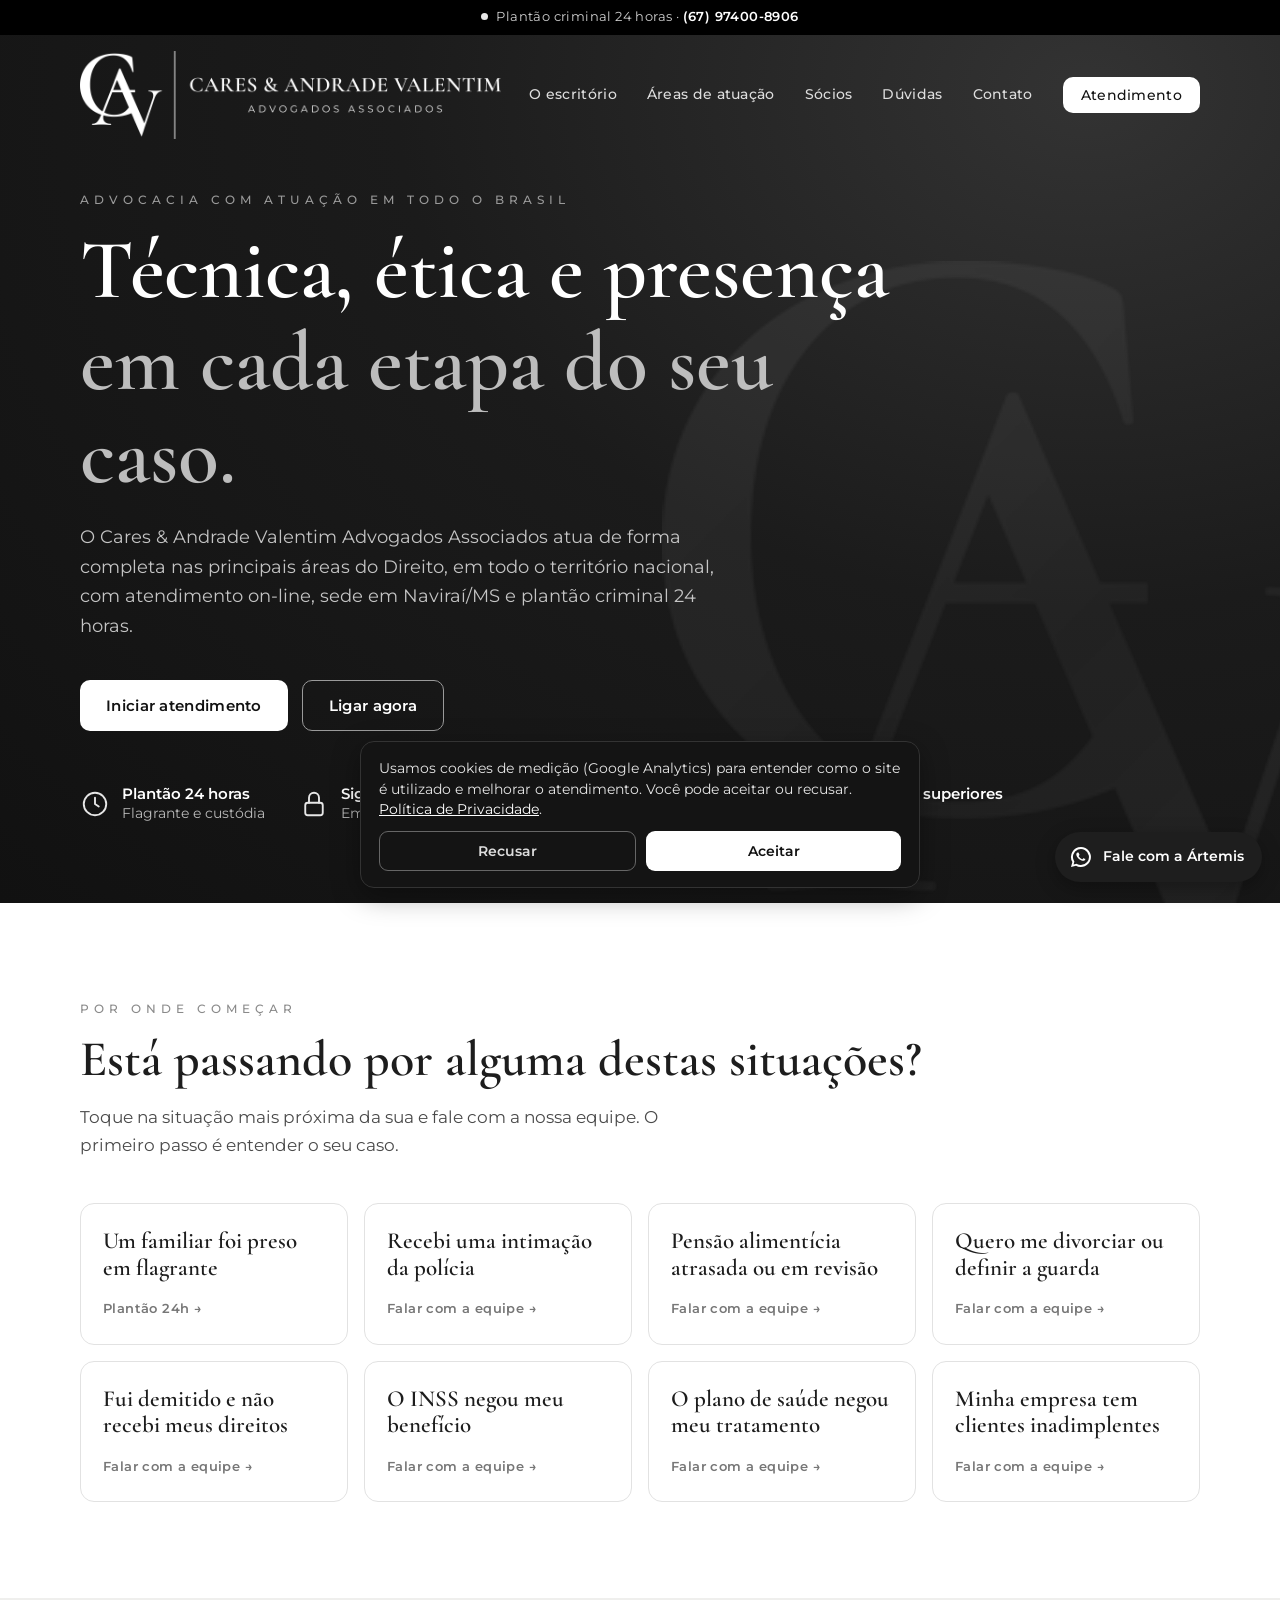
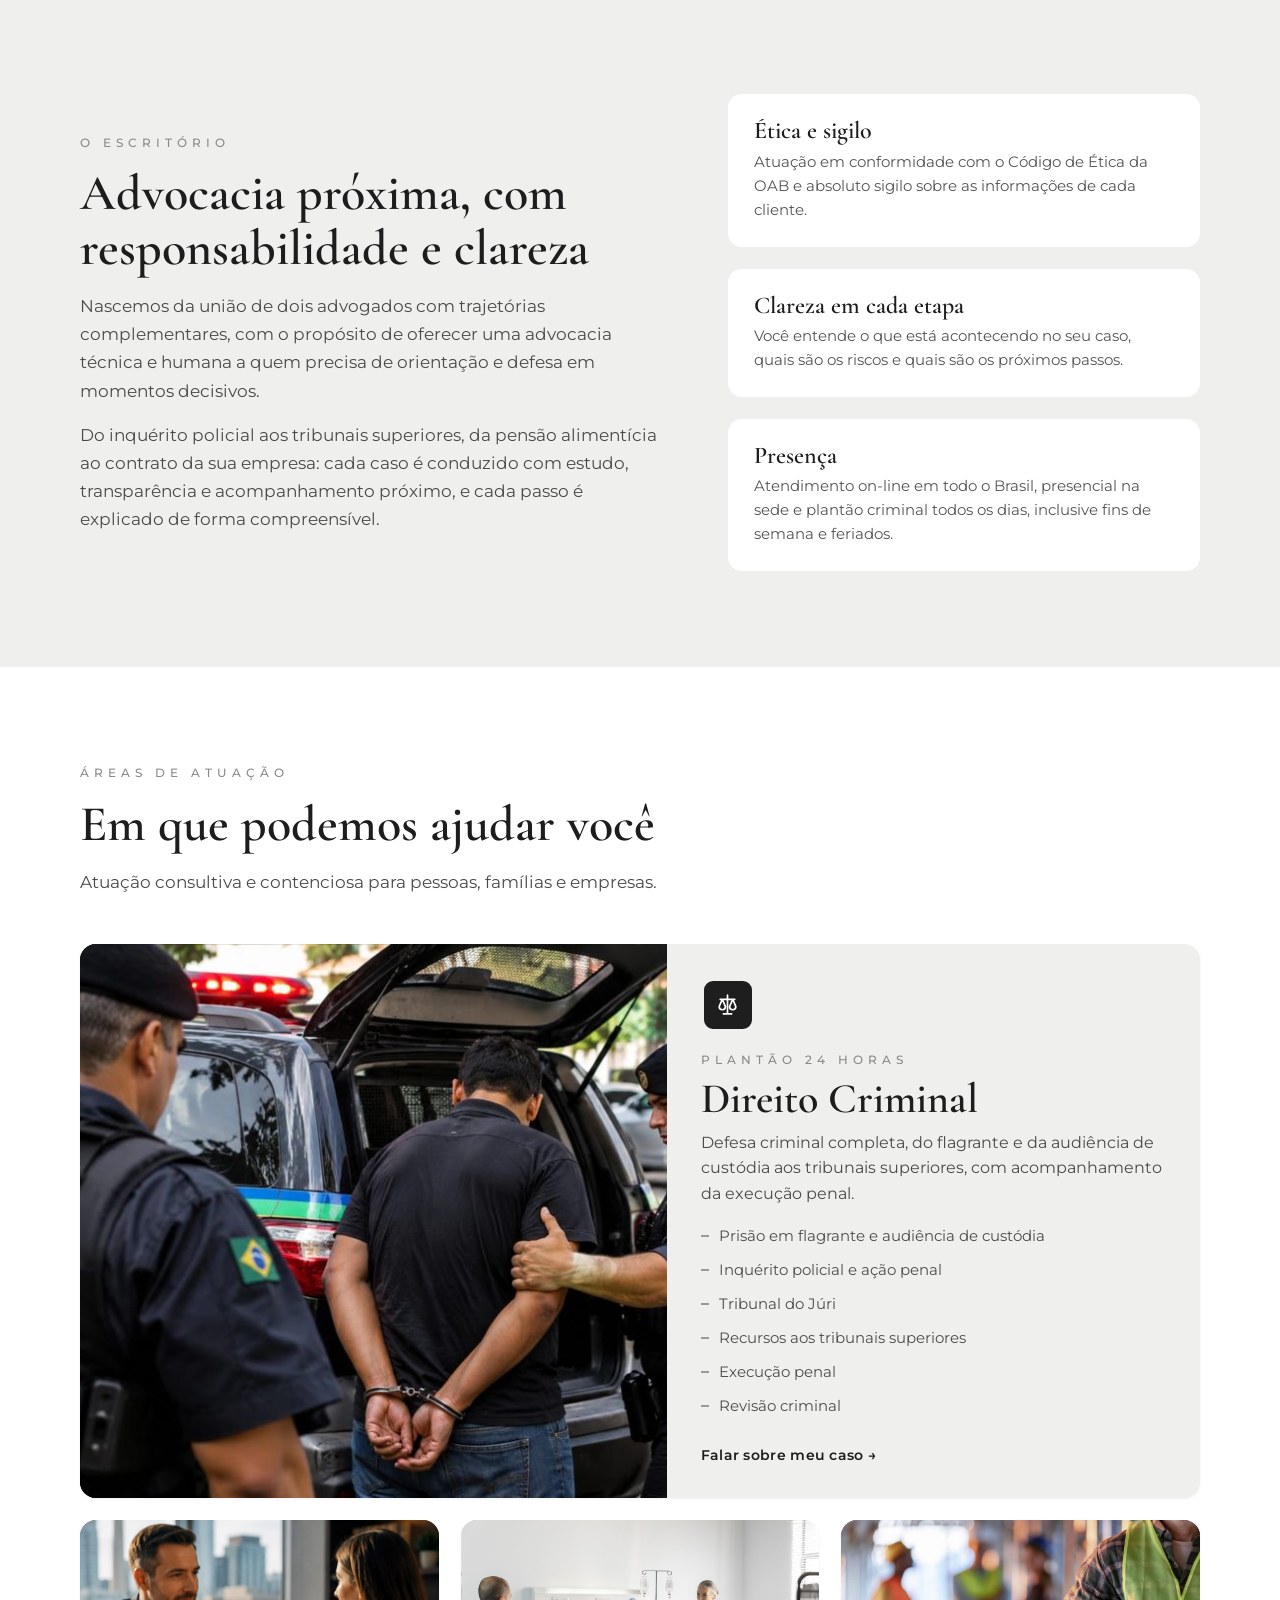
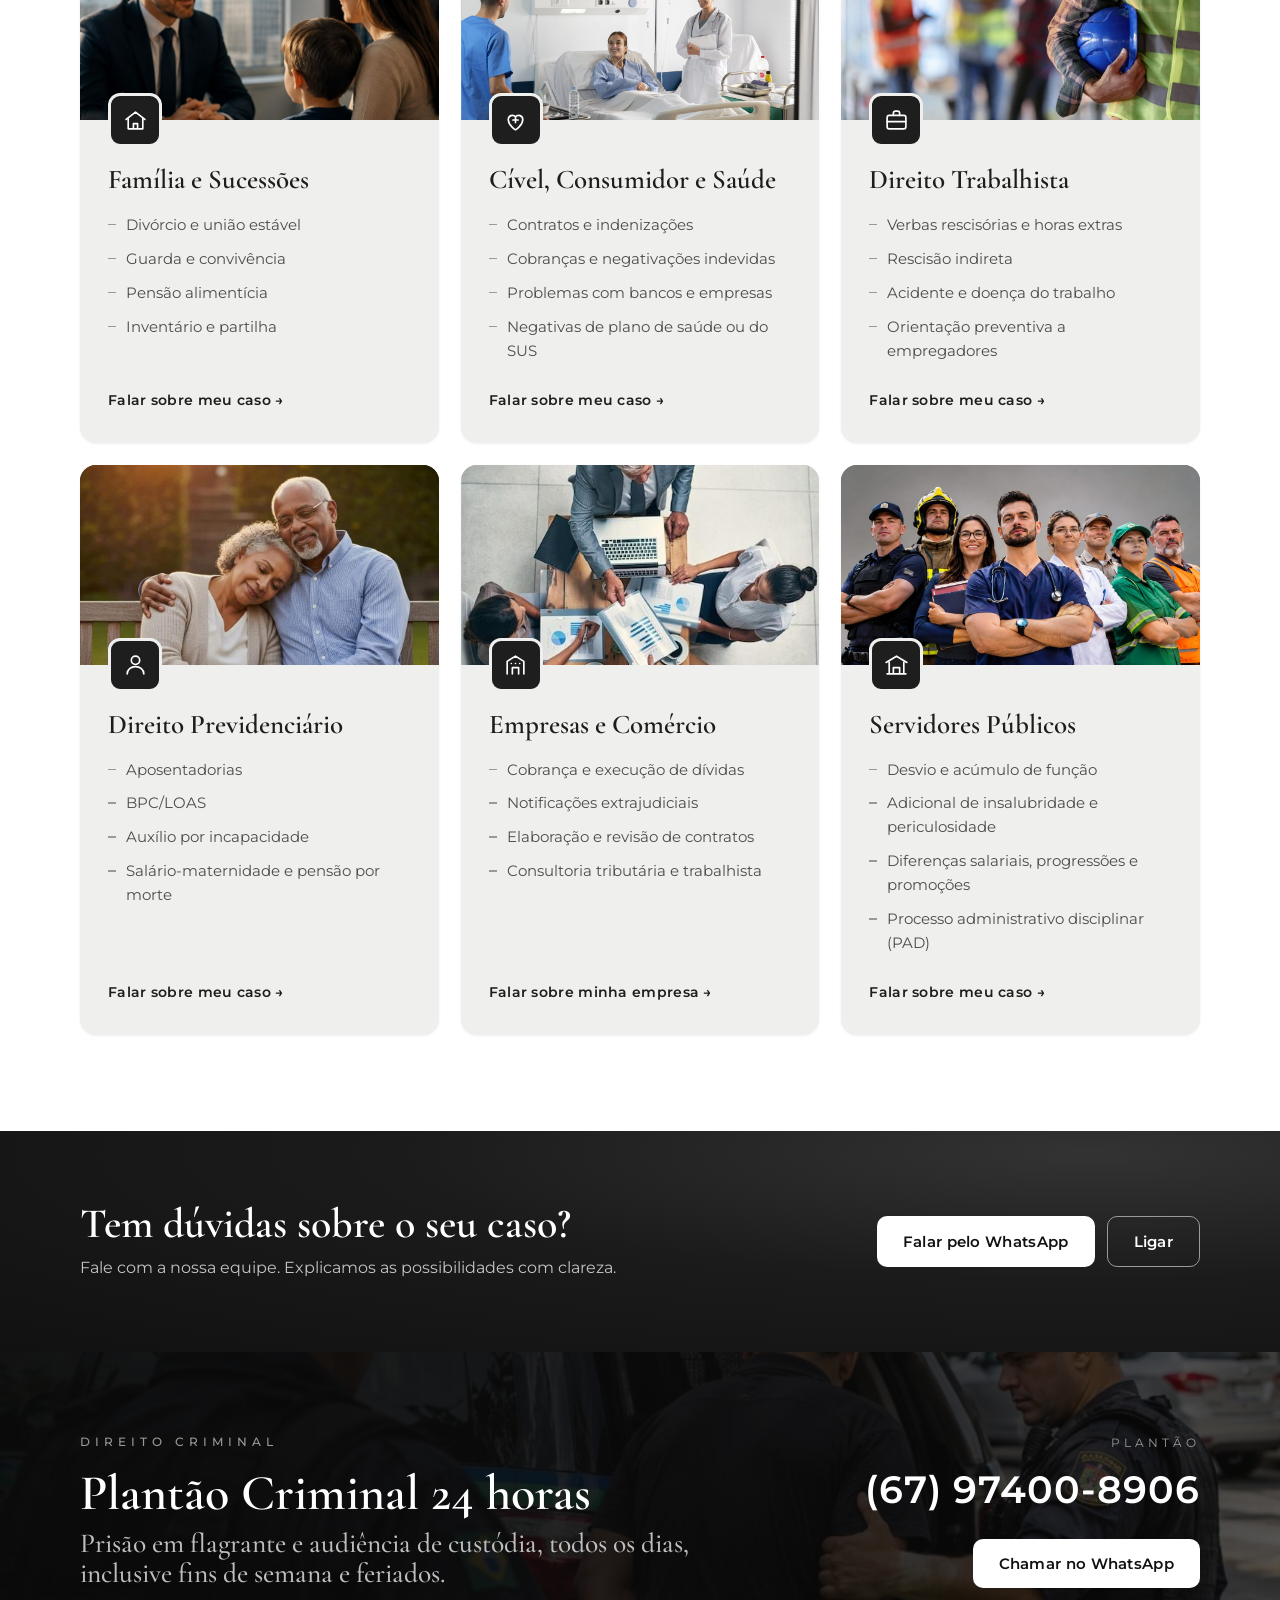
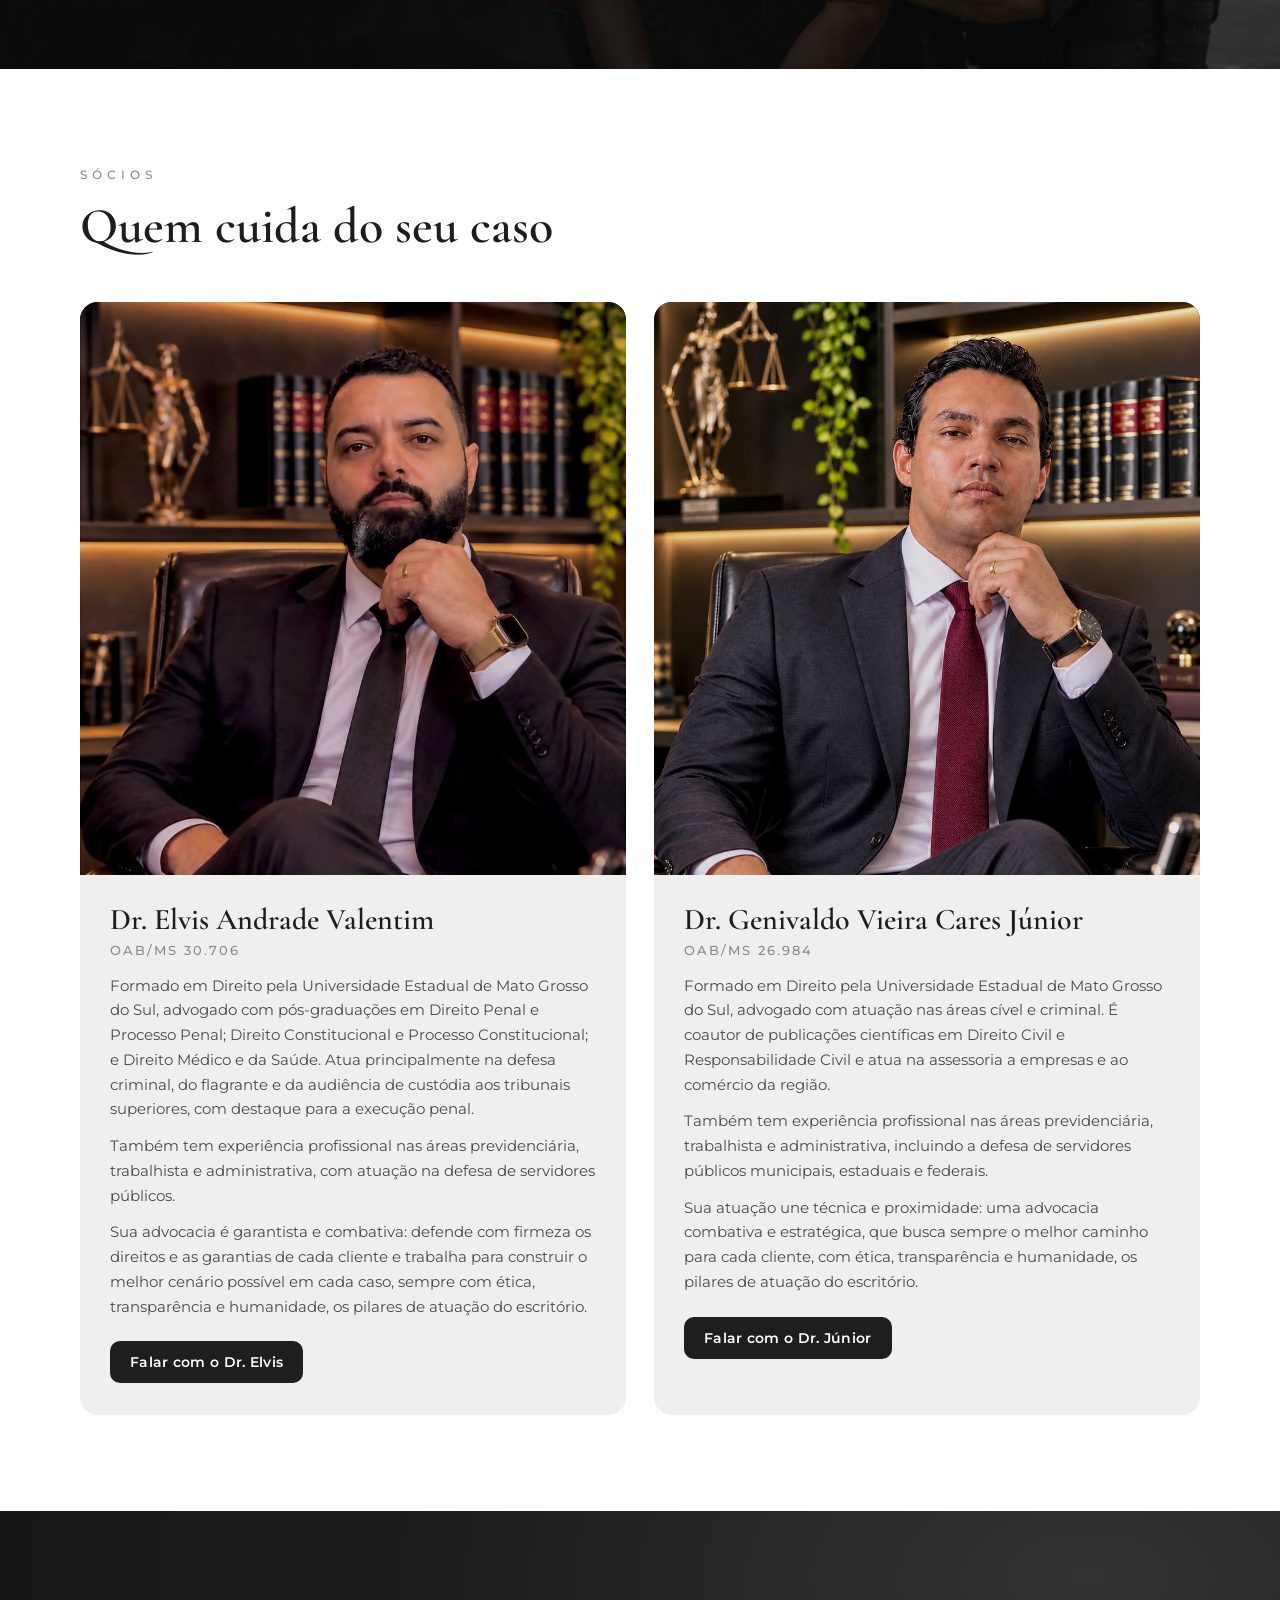
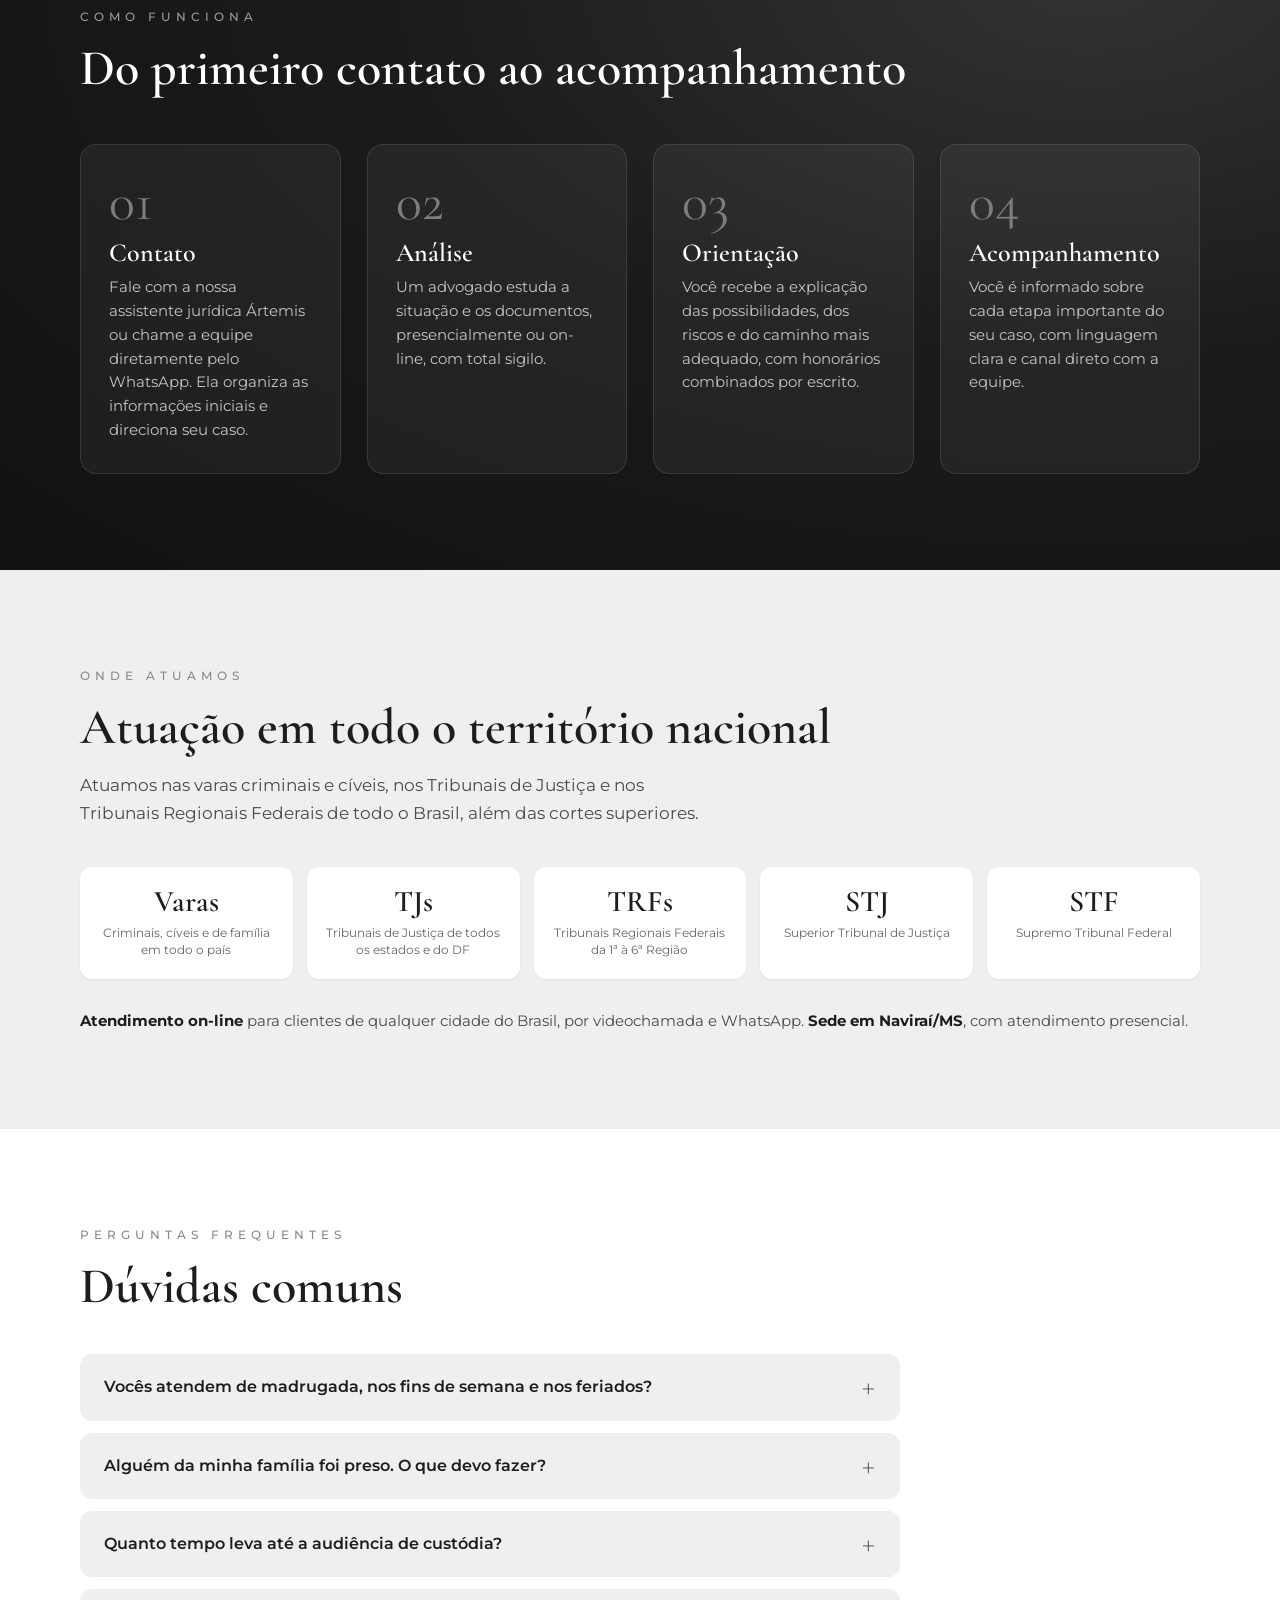
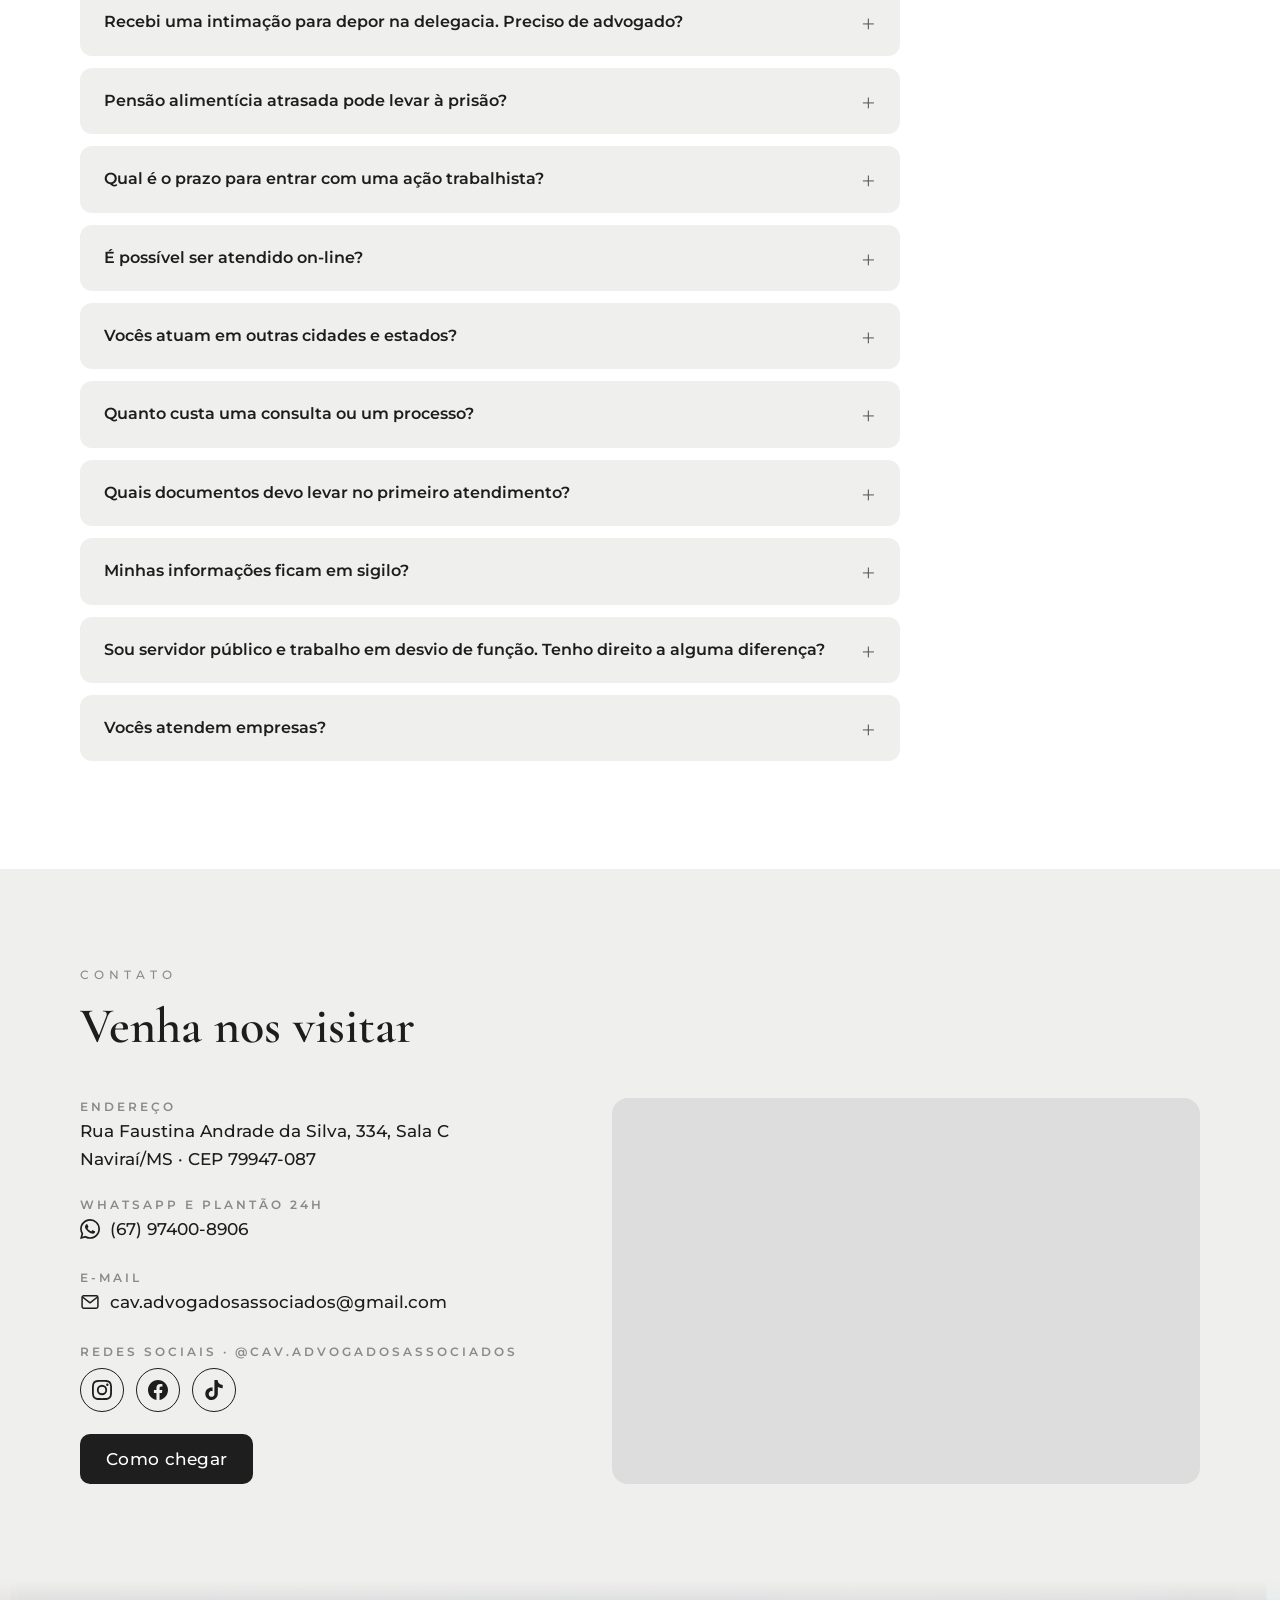
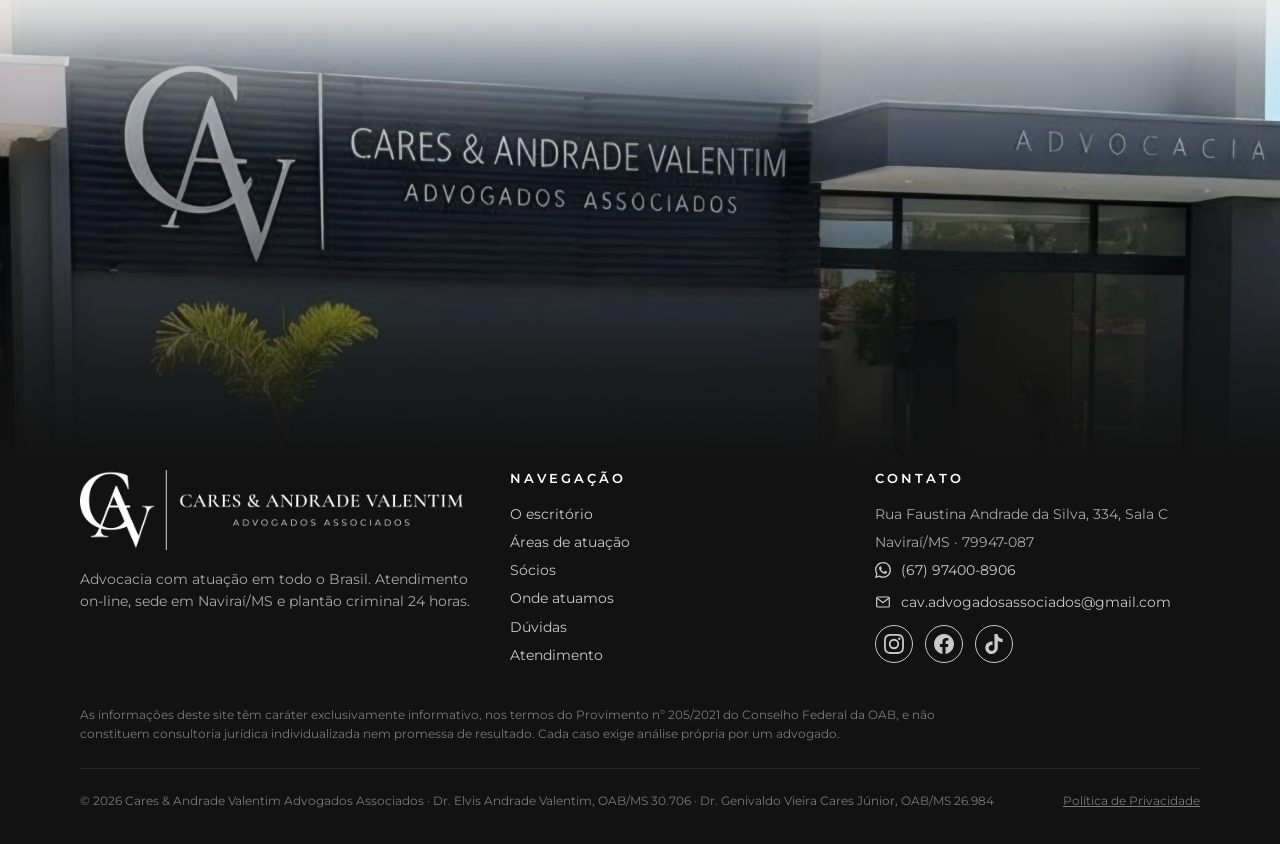
<file: index.html>
<!DOCTYPE html>
<html lang="pt-BR">
<head>
<meta charset="utf-8">
<meta name="viewport" content="width=device-width, initial-scale=1">
<title>Cares &amp; Andrade Valentim Advogados Associados · Advocacia com atuação em todo o Brasil</title>
<meta name="description" content="Escritório de advocacia com atuação em todo o Brasil. Direito Criminal com plantão 24 horas, Família, Cível, Consumidor e Saúde, Trabalhista, Previdenciário, defesa de servidores públicos e assessoria a empresas. Atendimento on-line em todo o país e presencial em Naviraí/MS.">
<link rel="canonical" href="https://cavadvogadosassociados.com.br/">
<link rel="icon" href="assets/favicon.png">
<meta property="og:type" content="website">
<meta property="og:title" content="Cares & Andrade Valentim Advogados Associados">
<meta property="og:description" content="Advocacia com atuação em todo o Brasil · Plantão criminal 24 horas · Atendimento on-line e presencial.">
<meta property="og:image" content="https://cavadvogadosassociados.com.br/assets/og.png">
<meta property="og:url" content="https://cavadvogadosassociados.com.br/">
<meta name="theme-color" content="#141414">
<meta name="google-site-verification" content="cbiD3aa0Ts5UY09lnMF9V23jUqueW3bDFIX-KU5dR1U" />
<meta name="geo.region" content="BR-MS">
<meta name="geo.placename" content="Naviraí">
<link rel="preconnect" href="https://fonts.googleapis.com">
<link href="https://fonts.googleapis.com/css2?family=Cormorant+Garamond:wght@500;600;700&family=Montserrat:wght@300;400;500;600&display=swap" rel="stylesheet">
<script type="application/ld+json">
{
  "@context": "https://schema.org",
  "@type": "LegalService",
  "name": "Cares & Andrade Valentim Advogados Associados",
  "url": "https://cavadvogadosassociados.com.br/",
  "logo": "https://cavadvogadosassociados.com.br/assets/favicon.png",
  "image": "https://cavadvogadosassociados.com.br/assets/og.png",
  "telephone": "+55-67-97400-8906",
  "email": "cav.advogadosassociados@gmail.com",
  "address": {"@type": "PostalAddress", "streetAddress": "Rua Faustina Andrade da Silva, 334, Sala C", "addressLocality": "Naviraí", "addressRegion": "MS", "postalCode": "79947-087", "addressCountry": "BR"},
  "areaServed": {"@type": "Country", "name": "Brasil"},
  "sameAs": ["https://www.instagram.com/cav.advogadosassociados", "https://www.facebook.com/cav.advogadosassociados", "https://www.tiktok.com/@cav.advogadosassociados"],
  "employee": [
    {"@type": "Person", "name": "Elvis Andrade Valentim", "jobTitle": "Advogado · OAB/MS 30.706"},
    {"@type": "Person", "name": "Genivaldo Vieira Cares Júnior", "jobTitle": "Advogado · OAB/MS 26.984"}
  ]
}
</script>
<style>
:root{--preto:#121212;--grafite:#1e1e1e;--grafite2:#2b2b2b;--cinza:#8a8a8a;--cinza2:#b5b5b5;--claro:#efefed;--branco:#fff;--texto:#1d1d1d}
*{box-sizing:border-box;margin:0;padding:0}
html{scroll-behavior:smooth}
body{font-family:'Montserrat',system-ui,sans-serif;color:var(--texto);background:var(--branco);line-height:1.65;-webkit-font-smoothing:antialiased}
img{max-width:100%;display:block}
a{color:inherit}
.wrap{width:min(1120px,92vw);margin:0 auto}
h1,h2,h3{font-family:'Cormorant Garamond',serif;font-weight:600;line-height:1.1}
h2{font-size:clamp(34px,5vw,50px)}
.eyebrow{font-size:12px;letter-spacing:5px;text-transform:uppercase;color:var(--cinza);font-weight:500;margin-bottom:14px}
.lead{font-size:17px;color:#4a4a4a;max-width:640px;margin-top:16px;font-weight:400}
section{padding:96px 0}
.dark{background:radial-gradient(ellipse at 85% 10%,#333 0%,#1b1b1b 45%,#111 100%);color:var(--branco)}
.dark .lead{color:#c4c4c4}
.dark .eyebrow{color:#9a9a9a}
.btn{display:inline-flex;align-items:center;justify-content:center;gap:10px;padding:15px 26px;border-radius:10px;font:600 15px 'Montserrat',sans-serif;text-decoration:none;letter-spacing:.3px;transition:.2s;cursor:pointer}
.btn-light{background:var(--branco);color:var(--preto)}
.btn-light:hover{background:#e3e3e3}
.btn-outline{border:1.5px solid #9a9a9a;color:var(--branco)}
.btn-outline:hover{border-color:#fff;background:rgba(255,255,255,.06)}
.btn-dark{background:var(--grafite);color:#fff}
.btn-dark:hover{background:#000}

/* header */
header{position:fixed;inset:0 0 auto 0;z-index:50;transition:.25s;padding:18px 0}
header.scrolled{background:rgba(18,18,18,.94);backdrop-filter:blur(8px);padding:10px 0;box-shadow:0 2px 14px rgba(0,0,0,.25)}
.nav{display:flex;align-items:center;justify-content:space-between}
.nav img{height:88px;width:auto;transition:height .25s}
header.scrolled .nav img{height:60px}
.nav ul{list-style:none;display:flex;gap:30px;align-items:center}
.nav ul a{color:#ddd;text-decoration:none;font-size:14px;font-weight:500;letter-spacing:.3px}
.nav ul a:hover{color:#fff}
.nav ul a{white-space:nowrap}
.nav>a{flex-shrink:0}.nav img{flex-shrink:0;object-fit:contain}
@media (min-width:901px) and (max-width:1100px){.nav img{height:70px}header.scrolled .nav img{height:52px}}
@media (min-width:901px) and (max-width:1020px){.nav img{height:56px}header.scrolled .nav img{height:46px}.nav ul{gap:14px}.nav ul a{font-size:13px}}
.nav{gap:24px}
@media (min-width:901px) and (max-width:1240px){.nav ul{gap:18px}.nav ul a{font-size:13.5px;letter-spacing:0}.nav .btn{padding:9px 14px}}
.nav ul a.btn-light{color:#141414}
.nav .btn{padding:10px 18px;font-size:13.5px}
.burger{display:none;background:none;border:none;cursor:pointer;padding:6px}
.burger span{display:block;width:26px;height:2px;background:#fff;margin:6px 0;transition:.2s}

/* topbar */
.topbar{background:#000;color:#cfcfcf;font-size:12.5px;letter-spacing:.4px;text-align:center;padding:7px 12px;transition:.25s;overflow:hidden;max-height:40px}
.topbar a{color:#fff;font-weight:600;text-decoration:none}
.topbar .dot{display:inline-block;width:7px;height:7px;border-radius:50%;background:#e8e8e8;margin-right:8px;vertical-align:1px;animation:pl 2s infinite}
@keyframes pl{0%{box-shadow:0 0 0 0 rgba(255,255,255,.5)}70%{box-shadow:0 0 0 7px rgba(255,255,255,0)}100%{box-shadow:0 0 0 0 rgba(255,255,255,0)}}
header.scrolled .topbar{max-height:0;padding:0 12px}
header{padding:0}
header .nav{padding:16px 0;transition:.25s}
header.scrolled .nav{padding:10px 0}
.skip{position:absolute;left:-999px;top:8px;background:#fff;color:#000;padding:8px 14px;z-index:100;border-radius:6px}
.skip:focus{left:12px}

/* selos */
.selos{display:grid;grid-template-columns:repeat(4,auto);gap:14px 34px;margin-top:54px;justify-content:start}
.selo{display:flex;align-items:center;gap:12px;font-size:13.5px;color:#b9b9b9;line-height:1.35}
.selo svg{width:30px;height:30px;stroke:#e6e6e6;fill:none;stroke-width:1.5;stroke-linecap:round;stroke-linejoin:round;flex-shrink:0}
.selo b{display:block;color:#fff;font-weight:600;font-size:14.5px}

/* dores */
.dores-grid{display:grid;grid-template-columns:repeat(4,1fr);gap:16px;margin-top:44px}
.dor{display:flex;flex-direction:column;justify-content:space-between;gap:18px;padding:24px 22px;border-radius:14px;border:1.5px solid #e2e2e2;text-decoration:none;color:var(--texto);transition:.2s;background:#fff}
.dor:hover{border-color:var(--grafite);background:var(--grafite);color:#fff}
.dor h3{font-size:23px;line-height:1.15}
.dor span{font-size:12.5px;font-weight:600;letter-spacing:.4px;color:#777}
.dor:hover span{color:#cfcfcf}

/* cta meio */
.cta-mid{padding:70px 0}
.cta-mid .box{display:flex;align-items:center;justify-content:space-between;gap:30px;flex-wrap:wrap}
.cta-mid h2{font-size:clamp(30px,4vw,42px)}
.cta-mid p{color:#c4c4c4;margin-top:8px}
.cta-mid .btns{display:flex;gap:12px;flex-wrap:wrap}

/* onde atuamos */
.trib{display:grid;grid-template-columns:repeat(5,1fr);gap:14px;margin-top:40px}
.trib div{background:#fff;border-radius:12px;padding:20px 16px;text-align:center;box-shadow:0 1px 3px rgba(0,0,0,.06)}
.trib b{display:block;font-family:'Cormorant Garamond';font-size:30px;font-weight:600;line-height:1}
.trib small{display:block;font-size:12px;color:#666;margin-top:8px;line-height:1.4}
.cidades{margin-top:30px;font-size:15px;color:#4a4a4a}
.cidades b{color:var(--texto)}

/* barra fixa mobile */
.mbar{display:none}

/* hero */
.hero{min-height:100vh;display:flex;align-items:center;padding:190px 0 80px;position:relative;overflow:hidden}
.hero .wm{position:absolute;right:-8vw;bottom:-10vh;width:min(720px,70vw);opacity:.06;pointer-events:none}
.hero h1{font-size:clamp(44px,7.2vw,84px);font-weight:600;max-width:820px}
.hero h1 em{font-style:normal;color:#bdbdbd}
.hero .lead{font-size:18px;margin-top:22px}
.hero .ctas{display:flex;flex-wrap:wrap;gap:14px;margin-top:38px}
.hero .meta{display:flex;flex-wrap:wrap;gap:28px;margin-top:56px;font-size:13.5px;color:#a9a9a9}
.hero .meta b{display:block;color:#fff;font-size:15px;font-weight:600}

/* sobre */
.sobre-grid{display:grid;grid-template-columns:1.1fr .9fr;gap:70px;align-items:center}
.pilares{display:grid;gap:22px}
.pilar{padding:24px 26px;background:#fff;border-radius:14px}
.pilar h3{font-size:24px}
.pilar p{font-size:14.5px;color:#555;margin-top:6px}

/* areas */
.areas{background:var(--claro)}
.cards{display:grid;grid-template-columns:repeat(3,1fr);gap:22px;margin-top:48px}
.card{background:var(--claro);border-radius:16px;padding:32px 28px;box-shadow:0 1px 3px rgba(0,0,0,.06);transition:.25s;display:flex;flex-direction:column}
.card:hover{transform:translateY(-4px);box-shadow:0 14px 30px rgba(0,0,0,.09)}
.card{overflow:hidden}
.card.feature{grid-column:1/-1;display:grid;grid-template-columns:1.1fr 1fr;padding:0}
.card.feature .cimg{margin:0;height:auto;min-height:340px}
.card.feature .fbody{padding:34px 34px 32px;display:flex;flex-direction:column}
.card.feature .ic{margin:0 0 18px}
.card.feature .fdesc{font-size:15.5px;color:#4a4a4a;margin-top:8px}
.card.feature h3{font-size:42px}
.card.feature .cimg{min-height:400px}
.cimg{margin:-32px -28px 0;height:200px;background-size:cover;background-position:center;transition:transform .5s ease}
.card:hover .cimg{transform:scale(1.04)}
.cimg{background-position:center 30%}
.cimg.slides{position:relative}
.cimg.slides span{position:absolute;inset:0;background-size:cover;background-position:center 30%;opacity:0;transition:opacity 1.4s ease}
.cimg.slides span.on{opacity:1}
.cimg.fade{position:relative}
.cimg.fade span{position:absolute;inset:0;background-size:cover;background-position:center 30%;animation:xf 10s infinite}
.cimg.fade span:nth-child(2){animation-delay:-5s}
@keyframes xf{0%,40%{opacity:1}50%,90%{opacity:0}100%{opacity:1}}
.card .ic{width:54px;height:54px;border-radius:12px;background:var(--grafite);display:flex;align-items:center;justify-content:center;margin:-27px 0 18px;position:relative;z-index:1;border:3px solid var(--claro)}
.card .ic svg{width:25px;height:25px;stroke:#fff;fill:none;stroke-width:1.6;stroke-linecap:round;stroke-linejoin:round}
.card h3{font-size:27px}
.card ul{list-style:none;margin-top:14px;font-size:14.5px;color:#4d4d4d;flex:1}
.card li{padding:5px 0 5px 18px;position:relative}
.card li:before{content:'';position:absolute;left:0;top:15px;width:8px;height:1.5px;background:#999}
.card a.more{margin-top:20px;font-size:13.5px;font-weight:600;text-decoration:none;color:var(--grafite);letter-spacing:.3px}
.card a.more:hover{text-decoration:underline}

/* plantao */
.plantao{padding:80px 0}
.plantao-box{display:grid;grid-template-columns:1.3fr .7fr;gap:40px;align-items:center}
.plantao h2 span{display:block;font-size:.55em;color:#bdbdbd;font-weight:500;margin-top:8px}
.plantao .tel{font-family:'Montserrat';font-weight:600;font-size:clamp(26px,3.6vw,38px);letter-spacing:1px}
.plantao .side{text-align:right}
.plantao .side small{display:block;font-size:12px;letter-spacing:4px;color:#9a9a9a;margin-bottom:6px}
.plantao .side .btn{margin-top:18px}

/* socios */
.socios-grid{display:grid;grid-template-columns:1fr 1fr;gap:28px;margin-top:48px}
.socio{border-radius:18px;overflow:hidden;background:var(--claro);display:flex;flex-direction:column}
.foto img{position:absolute;inset:0;width:100%;height:100%;object-fit:cover;object-position:center 20%}
.foto{aspect-ratio:4/4.2;background:radial-gradient(circle at 30% 25%,#3a3a3a,#141414);display:flex;align-items:center;justify-content:center;position:relative}
.foto .mono{font-family:'Cormorant Garamond';font-size:96px;color:#d6d6d6;letter-spacing:4px;font-weight:500}
.foto .tag{position:absolute;bottom:14px;right:16px;font-size:11px;letter-spacing:3px;color:#8d8d8d}
.socio .info{padding:28px 30px 32px}
.socio h3{font-size:30px}
.socio .oab{font-size:13px;letter-spacing:2px;color:var(--cinza);margin-top:4px;font-weight:500}
.socio p{font-size:15px;color:#4a4a4a;margin-top:12px}
.socio .chips{display:flex;flex-wrap:wrap;gap:8px;margin-top:16px}
.chip{font-size:12.5px;padding:6px 12px;border-radius:30px;background:var(--branco);border:1px solid #d5d5d5;color:#333}
.socio .btn{margin-top:22px;padding:12px 20px;font-size:14px}

/* como funciona */
.steps{display:grid;grid-template-columns:repeat(4,1fr);gap:26px;margin-top:48px}
.step{padding:30px 28px;border-radius:16px;background:rgba(255,255,255,.05);border:1px solid rgba(255,255,255,.1)}
.step .n{font-family:'Cormorant Garamond';font-size:54px;color:#7d7d7d;line-height:1}
.step h3{font-size:26px;margin-top:10px}
.step p{font-size:14.5px;color:#c4c4c4;margin-top:8px}

/* faq */
.faq-list{margin-top:40px;max-width:820px}
details{background:var(--claro);border-radius:12px;margin-bottom:12px;padding:0 24px}
summary{cursor:pointer;list-style:none;padding:20px 30px 20px 0;font-weight:600;font-size:16px;position:relative}
summary::-webkit-details-marker{display:none}
summary:after{content:'+';position:absolute;right:0;top:14px;font-size:26px;font-weight:300;color:#666;transition:.2s}
details[open] summary:after{transform:rotate(45deg)}
details p{padding:0 0 22px;color:#4a4a4a;font-size:15px}

/* contato */
.contato-grid{display:grid;grid-template-columns:.9fr 1.1fr;gap:50px;align-items:stretch;margin-top:44px}
.ico{display:inline-flex;align-items:center;gap:10px}
.ico svg{width:20px;height:20px;flex:none;fill:currentColor}
.ico svg[fill=none]{fill:none}
.redes{display:flex;gap:12px;margin-top:6px}
.redes a{width:44px;height:44px;border:1px solid currentColor;border-radius:50%;display:inline-flex;align-items:center;justify-content:center;transition:background .25s,color .25s}
.redes a svg{width:20px;height:20px;fill:currentColor}
.redes a:hover{background:#141414;color:#fff;border-color:#141414}
footer .ico svg{width:16px;height:16px}
footer .redes a{width:38px;height:38px}
footer .redes a:hover{background:#fff;color:#141414;border-color:#fff}
.cinfo{display:grid;gap:22px;align-content:start}
.cinfo div small{display:block;font-size:11.5px;letter-spacing:3px;color:var(--cinza);font-weight:600;text-transform:uppercase}
.cinfo div span,.cinfo div a{font-size:17px;font-weight:500;text-decoration:none}
.map{border-radius:16px;overflow:hidden;min-height:360px;background:#ddd}
.map iframe{width:100%;height:100%;min-height:360px;border:0}

/* footer */
.foot-fachada + .wrap{margin-top:10px;position:relative}
.foot-fachada{height:480px;background:url('assets/img/fachada.jpg') 50% 42%/cover no-repeat;position:relative}
.foot-fachada::after{content:"";position:absolute;inset:0;background:linear-gradient(180deg,var(--claro) 0%,rgba(239,239,237,.82) 8%,rgba(239,239,237,.45) 18%,rgba(239,239,237,.12) 30%,rgba(18,18,18,.05) 38%,rgba(18,18,18,.1) 50%,rgba(18,18,18,.75) 80%,var(--preto) 100%)}
@media (max-width:860px){.foot-fachada{height:330px;background-position:22% 40%}}
footer{background:var(--preto);color:#a9a9a9;padding:0 0 34px;font-size:13.5px}
.foot{display:grid;grid-template-columns:1.2fr 1fr 1fr;gap:40px}
.foot img{height:80px;width:auto;margin-bottom:18px}
.foot h4{color:#fff;font:600 13px 'Montserrat';letter-spacing:3px;text-transform:uppercase;margin-bottom:14px}
.foot a{text-decoration:none;color:#c9c9c9}
.foot a:hover{color:#fff}
.foot li{list-style:none;padding:3px 0}
.disc{margin-top:36px;font-size:12px;color:#7a7a7a;line-height:1.6;max-width:900px}
.legal{margin-top:24px;padding-top:22px;font-size:12px;color:#7a7a7a;display:flex;flex-wrap:wrap;justify-content:space-between;gap:10px;border-top:1px solid #262626}

/* whatsapp flutuante */
.float{position:fixed;right:18px;bottom:18px;z-index:60;display:flex;align-items:center;gap:10px;background:var(--grafite);color:#fff;text-decoration:none;padding:13px 18px 13px 14px;border-radius:40px;box-shadow:0 6px 20px rgba(0,0,0,.3);font-weight:600;font-size:14px}
.float svg{width:24px;height:24px;fill:#fff}

.reveal{opacity:0;transform:translateY(18px);transition:opacity .7s ease,transform .7s ease}
.reveal.in{opacity:1;transform:none}

@media (max-width:900px){
  section{padding:72px 0}
  .nav ul{position:fixed;inset:0;background:rgba(14,14,14,.98);flex-direction:column;justify-content:center;gap:28px;display:none}
  .nav ul.open{display:flex}
  .nav ul a{font-size:20px}
  .burger{display:block;position:relative;z-index:60}
  .nav img{height:62px}
  header.scrolled .nav img{height:48px}
  .hero{padding-top:150px}
  .sobre-grid,.plantao-box,.contato-grid,.socios-grid,.foot{grid-template-columns:1fr}
  .cards,.steps{grid-template-columns:1fr}
  .card.feature{grid-template-columns:1fr}
  .card.feature .cimg{min-height:220px}
  .plantao .side{text-align:left}
  .hero{min-height:auto}
  .float{display:none}
  .mbar{display:grid;grid-template-columns:1fr 1fr;position:fixed;left:0;right:0;bottom:0;z-index:60;background:#111;box-shadow:0 -4px 16px rgba(0,0,0,.25);padding:10px 10px calc(10px + env(safe-area-inset-bottom));gap:10px}
  .mbar a{display:flex;align-items:center;justify-content:center;gap:8px;padding:13px;border-radius:10px;font-weight:600;font-size:14.5px;text-decoration:none}
  .mbar a:first-child{background:#fff;color:#111}
  .mbar a:last-child{border:1.5px solid #777;color:#fff}
  body{padding-bottom:76px}
  .selos{grid-template-columns:1fr 1fr}
  .dores-grid{grid-template-columns:1fr 1fr}
  .trib{grid-template-columns:1fr 1fr}
  .topbar{font-size:11.5px}
}
@media (min-width:901px) and (max-width:1100px){ .cards,.steps{grid-template-columns:repeat(2,1fr)} .dores-grid{grid-template-columns:repeat(2,1fr)} .selos{grid-template-columns:1fr 1fr} }
@media (max-width:520px){ .dores-grid{grid-template-columns:1fr} }
</style>
</head>
<body>

<a class="skip" href="#conteudo">Pular para o conteúdo</a>
<header id="top">
  <div class="topbar"><span class="dot"></span>Plantão criminal 24 horas · <a href="tel:+5567974008906">(67) 97400-8906</a></div>
  <div class="wrap nav">
    <a href="#inicio" aria-label="Início"><img src="assets/logo-horizontal-branco.png" alt="Cares & Andrade Valentim Advogados Associados"></a>
    <button class="burger" aria-label="Menu" onclick="document.getElementById('menu').classList.toggle('open')"><span></span><span></span><span></span></button>
    <ul id="menu" onclick="if(event.target.tagName==='A')this.classList.remove('open')">
      <li><a href="#escritorio">O escritório</a></li>
      <li><a href="#areas">Áreas de atuação</a></li>
      <li><a href="#socios">Sócios</a></li>
      <li><a href="#duvidas">Dúvidas</a></li>
      <li><a href="#contato">Contato</a></li>
      <li><a class="btn btn-light" href="atendimento/">Atendimento</a></li>
    </ul>
  </div>
</header>

<section class="hero dark" id="inicio">
  <img class="wm" src="assets/favicon.png" alt="">
  <div class="wrap">
    <p class="eyebrow">Advocacia com atuação em todo o Brasil</p>
    <h1>Técnica, ética e presença <em>em cada etapa do seu caso.</em></h1>
    <p class="lead">O Cares &amp; Andrade Valentim Advogados Associados atua de forma completa nas principais áreas do Direito, em todo o território nacional, com atendimento on-line, sede em Naviraí/MS e plantão criminal 24 horas.</p>
    <div class="ctas">
      <a class="btn btn-light" href="atendimento/">Iniciar atendimento</a>
      <a class="btn btn-outline" href="tel:+5567974008906">Ligar agora</a>
    </div>
    <div class="selos">
      <div class="selo"><svg viewBox="0 0 24 24"><circle cx="12" cy="12" r="9"/><path d="M12 7v5l3 2"/></svg><div><b>Plantão 24 horas</b>Flagrante e custódia</div></div>
      <div class="selo"><svg viewBox="0 0 24 24"><rect x="5" y="11" width="14" height="10" rx="2"/><path d="M8 11V7a4 4 0 0 1 8 0v4"/></svg><div><b>Sigilo profissional</b>Em todas as etapas</div></div>
      <div class="selo"><svg viewBox="0 0 24 24"><rect x="3" y="5" width="18" height="12" rx="2"/><path d="M8 21h8M12 17v4"/></svg><div><b>Atuação nacional</b>On-line em todo o Brasil</div></div>
      <div class="selo"><svg viewBox="0 0 24 24"><path d="M12 3v18M5 7h14M7 7l-3 7a3 3 0 0 0 6 0L7 7zm10 0l-3 7a3 3 0 0 0 6 0l-3-7z"/></svg><div><b>Até os tribunais superiores</b>STJ e STF</div></div>
    </div>
  </div>
</section>

<main id="conteudo">
<section id="situacoes">
  <div class="wrap">
    <div class="reveal">
      <p class="eyebrow">Por onde começar</p>
      <h2>Está passando por alguma destas situações?</h2>
      <p class="lead">Toque na situação mais próxima da sua e fale com a nossa equipe. O primeiro passo é entender o seu caso.</p>
    </div>
    <div class="dores-grid">
      <a class="dor reveal" href="https://wa.me/5567974008906?text=Ol%C3%A1!%20Um%20familiar%20foi%20preso%20em%20flagrante."><h3>Um familiar foi preso em flagrante</h3><span>Plantão 24h →</span></a>
      <a class="dor reveal" href="atendimento/"><h3>Recebi uma intimação da polícia</h3><span>Falar com a equipe →</span></a>
      <a class="dor reveal" href="atendimento/"><h3>Pensão alimentícia atrasada ou em revisão</h3><span>Falar com a equipe →</span></a>
      <a class="dor reveal" href="atendimento/"><h3>Quero me divorciar ou definir a guarda</h3><span>Falar com a equipe →</span></a>
      <a class="dor reveal" href="atendimento/"><h3>Fui demitido e não recebi meus direitos</h3><span>Falar com a equipe →</span></a>
      <a class="dor reveal" href="atendimento/"><h3>O INSS negou meu benefício</h3><span>Falar com a equipe →</span></a>
      <a class="dor reveal" href="atendimento/"><h3>O plano de saúde negou meu tratamento</h3><span>Falar com a equipe →</span></a>
      <a class="dor reveal" href="atendimento/"><h3>Minha empresa tem clientes inadimplentes</h3><span>Falar com a equipe →</span></a>
    </div>
  </div>
</section>

<section id="escritorio" class="areas">
  <div class="wrap sobre-grid">
    <div class="reveal">
      <p class="eyebrow">O escritório</p>
      <h2>Advocacia próxima, com responsabilidade e clareza</h2>
      <p class="lead">Nascemos da união de dois advogados com trajetórias complementares, com o propósito de oferecer uma advocacia técnica e humana a quem precisa de orientação e defesa em momentos decisivos.</p>
      <p class="lead">Do inquérito policial aos tribunais superiores, da pensão alimentícia ao contrato da sua empresa: cada caso é conduzido com estudo, transparência e acompanhamento próximo, e cada passo é explicado de forma compreensível.</p>
    </div>
    <div class="pilares reveal">
      <div class="pilar"><h3>Ética e sigilo</h3><p>Atuação em conformidade com o Código de Ética da OAB e absoluto sigilo sobre as informações de cada cliente.</p></div>
      <div class="pilar"><h3>Clareza em cada etapa</h3><p>Você entende o que está acontecendo no seu caso, quais são os riscos e quais são os próximos passos.</p></div>
      <div class="pilar"><h3>Presença</h3><p>Atendimento on-line em todo o Brasil, presencial na sede e plantão criminal todos os dias, inclusive fins de semana e feriados.</p></div>
    </div>
  </div>
</section>

<section id="areas">
  <div class="wrap">
    <div class="reveal">
      <p class="eyebrow">Áreas de atuação</p>
      <h2>Em que podemos ajudar você</h2>
      <p class="lead">Atuação consultiva e contenciosa para pessoas, famílias e empresas.</p>
    </div>
    <div class="cards">
      <article class="card feature reveal">
        <div class="cimg slides" data-imgs='["assets/img/criminal-1.jpg", "assets/img/criminal-2.jpg", "assets/img/criminal-3.jpg", "assets/img/criminal-4.jpg"]' style="background-image:url('assets/img/criminal-1.jpg')" role="img" aria-label="Direito Criminal"></div>
        <div class="fbody">
          <div class="ic"><svg viewBox="0 0 24 24"><path d="M12 3v18M5 7h14M7 7l-3 7a3 3 0 0 0 6 0L7 7zm10 0l-3 7a3 3 0 0 0 6 0l-3-7zM8 21h8"/></svg></div>
          <p class="eyebrow" style="margin-bottom:6px">Plantão 24 horas</p>
          <h3>Direito Criminal</h3>
          <p class="fdesc">Defesa criminal completa, do flagrante e da audiência de custódia aos tribunais superiores, com acompanhamento da execução penal.</p>
          <ul><li>Prisão em flagrante e audiência de custódia</li><li>Inquérito policial e ação penal</li><li>Tribunal do Júri</li><li>Recursos aos tribunais superiores</li><li>Execução penal</li><li>Revisão criminal</li></ul>
          <a class="more" href="atendimento/">Falar sobre meu caso →</a>
        </div>
      </article>
      <article class="card reveal">
        <div class="cimg slides" data-imgs='["assets/img/familia.jpg", "assets/img/divorcio.jpg", "assets/img/familia-1.jpg", "assets/img/familia-2.jpg", "assets/img/familia-3.jpg", "assets/img/familia-4.jpg", "assets/img/familia-5.jpg"]' style="background-image:url('assets/img/familia.jpg')" role="img" aria-label="Família e Sucessões"></div>
        <div class="ic"><svg viewBox="0 0 24 24"><path d="M3 11l9-7 9 7M5 10v10h14V10M10 20v-5h4v5"/></svg></div>
        <h3>Família e Sucessões</h3>
        <ul><li>Divórcio e união estável</li><li>Guarda e convivência</li><li>Pensão alimentícia</li><li>Inventário e partilha</li></ul>
        <a class="more" href="atendimento/">Falar sobre meu caso →</a>
      </article>
      <article class="card reveal">
        <div class="cimg slides" data-imgs='["assets/img/saude.jpg", "assets/img/civel-1.jpg", "assets/img/civel-2.jpg", "assets/img/civel-3.jpg", "assets/img/civel-4.jpg", "assets/img/civel-5.jpg", "assets/img/civel-6.jpg", "assets/img/civel-7.jpg"]' style="background-image:url('assets/img/saude.jpg')" role="img" aria-label="Cível, Consumidor e Saúde"></div>
        <div class="ic"><svg viewBox="0 0 24 24"><path d="M12 21s-7-4.5-7-10a4 4 0 0 1 7-2.6A4 4 0 0 1 19 11c0 5.5-7 10-7 10z"/><path d="M12 9v5M9.5 11.5h5"/></svg></div>
        <h3>Cível, Consumidor e Saúde</h3>
        <ul><li>Contratos e indenizações</li><li>Cobranças e negativações indevidas</li><li>Problemas com bancos e empresas</li><li>Negativas de plano de saúde ou do SUS</li></ul>
        <a class="more" href="atendimento/">Falar sobre meu caso →</a>
      </article>
      <article class="card reveal">
        <div class="cimg slides" data-imgs='["assets/img/trabalhista.jpg", "assets/img/trabalhista-1.jpg", "assets/img/trabalhista-2.jpg", "assets/img/trabalhista-3.jpg"]' style="background-image:url('assets/img/trabalhista.jpg')" role="img" aria-label="Direito Trabalhista"></div>
        <div class="ic"><svg viewBox="0 0 24 24"><rect x="3" y="7" width="18" height="13" rx="2"/><path d="M9 7V5a2 2 0 0 1 2-2h2a2 2 0 0 1 2 2v2M3 13h18"/></svg></div>
        <h3>Direito Trabalhista</h3>
        <ul><li>Verbas rescisórias e horas extras</li><li>Rescisão indireta</li><li>Acidente e doença do trabalho</li><li>Orientação preventiva a empregadores</li></ul>
        <a class="more" href="atendimento/">Falar sobre meu caso →</a>
      </article>
      <article class="card reveal">
        <div class="cimg slides" data-imgs='["assets/img/previdenciario.jpg", "assets/img/previdenciario-1.jpg", "assets/img/previdenciario-2.jpg", "assets/img/previdenciario-3.jpg"]' style="background-image:url('assets/img/previdenciario.jpg')" role="img" aria-label="Direito Previdenciário"></div>
        <div class="ic"><svg viewBox="0 0 24 24"><circle cx="12" cy="8" r="4"/><path d="M4 21c0-4 3.6-7 8-7s8 3 8 7"/></svg></div>
        <h3>Direito Previdenciário</h3>
        <ul><li>Aposentadorias</li><li>BPC/LOAS</li><li>Auxílio por incapacidade</li><li>Salário-maternidade e pensão por morte</li></ul>
        <a class="more" href="atendimento/">Falar sobre meu caso →</a>
      </article>
      <article class="card reveal">
        <div class="cimg slides" data-imgs='["assets/img/empresas.jpg", "assets/img/empresas-1.jpg", "assets/img/empresas-2.jpg", "assets/img/empresas-3.jpg", "assets/img/empresas-4.jpg"]' style="background-image:url('assets/img/empresas.jpg')" role="img" aria-label="Empresas e Comércio"></div>
        <div class="ic"><svg viewBox="0 0 24 24"><path d="M4 21V9l8-5 8 5v12M9 21v-6h6v6M8 11h.01M12 11h.01M16 11h.01"/></svg></div>
        <h3>Empresas e Comércio</h3>
        <ul><li>Cobrança e execução de dívidas</li><li>Notificações extrajudiciais</li><li>Elaboração e revisão de contratos</li><li>Consultoria tributária e trabalhista</li></ul>
        <a class="more" href="atendimento/">Falar sobre minha empresa →</a>
      </article>
      <article class="card reveal">
        <div class="cimg slides" data-imgs='["assets/img/servidores.jpg", "assets/img/servidores-1.jpg", "assets/img/servidores-2.jpg", "assets/img/servidores-3.jpg"]' style="background-image:url('assets/img/servidores.jpg')" role="img" aria-label="Servidores Públicos"></div>
        <div class="ic"><svg viewBox="0 0 24 24"><path d="M3 21h18M5 21V10M19 21V10M9 21v-6h6v6M2 10l10-6 10 6"/></svg></div>
        <h3>Servidores Públicos</h3>
        <ul><li>Desvio e acúmulo de função</li><li>Adicional de insalubridade e periculosidade</li><li>Diferenças salariais, progressões e promoções</li><li>Processo administrativo disciplinar (PAD)</li></ul>
        <a class="more" href="atendimento/">Falar sobre meu caso →</a>
      </article>
    </div>
  </div>
</section>

<section class="cta-mid dark">
  <div class="wrap box reveal">
    <div><h2>Tem dúvidas sobre o seu caso?</h2><p>Fale com a nossa equipe. Explicamos as possibilidades com clareza.</p></div>
    <div class="btns">
      <a class="btn btn-light" href="atendimento/">Falar pelo WhatsApp</a>
      <a class="btn btn-outline" href="tel:+5567974008906">Ligar</a>
    </div>
  </div>
</section>

<section class="plantao dark" style="background:linear-gradient(90deg,rgba(10,10,10,.96) 0%,rgba(10,10,10,.88) 55%,rgba(10,10,10,.7) 100%),url('assets/img/criminal-1.jpg') center/cover">
  <div class="wrap plantao-box reveal">
    <div>
      <p class="eyebrow">Direito Criminal</p>
      <h2>Plantão Criminal 24 horas<span>Prisão em flagrante e audiência de custódia, todos os dias, inclusive fins de semana e feriados.</span></h2>
    </div>
    <div class="side">
      <small>PLANTÃO</small>
      <div class="tel">(67) 97400-8906</div>
      <a class="btn btn-light" href="https://wa.me/5567974008906?text=Ol%C3%A1!%20Preciso%20do%20plant%C3%A3o%20criminal.">Chamar no WhatsApp</a>
    </div>
  </div>
</section>

<section id="socios">
  <div class="wrap">
    <div class="reveal">
      <p class="eyebrow">Sócios</p>
      <h2>Quem cuida do seu caso</h2>
    </div>
    <div class="socios-grid">
      <article class="socio reveal">
        <div class="foto"><img src="assets/img/dr-elvis.jpg" alt="Dr. Elvis Andrade Valentim" loading="lazy"></div>
        <div class="info">
          <h3>Dr. Elvis Andrade Valentim</h3>
          <p class="oab">OAB/MS 30.706</p>
          <p>Formado em Direito pela Universidade Estadual de Mato Grosso do Sul, advogado com pós-graduações em Direito Penal e Processo Penal; Direito Constitucional e Processo Constitucional; e Direito Médico e da Saúde. Atua principalmente na defesa criminal, do flagrante e da audiência de custódia aos tribunais superiores, com destaque para a execução penal.</p>
          <p>Também tem experiência profissional nas áreas previdenciária, trabalhista e administrativa, com atuação na defesa de servidores públicos.</p>
          <p>Sua advocacia é garantista e combativa: defende com firmeza os direitos e as garantias de cada cliente e trabalha para construir o melhor cenário possível em cada caso, sempre com ética, transparência e humanidade, os pilares de atuação do escritório.</p>
          <a class="btn btn-dark" href="elvis/">Falar com o Dr. Elvis</a>
        </div>
      </article>
      <article class="socio reveal">
        <div class="foto"><img src="assets/img/dr-junior.jpg" alt="Dr. Genivaldo Vieira Cares Júnior" loading="lazy"></div>
        <div class="info">
          <h3>Dr. Genivaldo Vieira Cares Júnior</h3>
          <p class="oab">OAB/MS 26.984</p>
          <p>Formado em Direito pela Universidade Estadual de Mato Grosso do Sul, advogado com atuação nas áreas cível e criminal. É coautor de publicações científicas em Direito Civil e Responsabilidade Civil e atua na assessoria a empresas e ao comércio da região.</p>
          <p>Também tem experiência profissional nas áreas previdenciária, trabalhista e administrativa, incluindo a defesa de servidores públicos municipais, estaduais e federais.</p>
          <p>Sua atuação une técnica e proximidade: uma advocacia combativa e estratégica, que busca sempre o melhor caminho para cada cliente, com ética, transparência e humanidade, os pilares de atuação do escritório.</p>
          <a class="btn btn-dark" href="junior/">Falar com o Dr. Júnior</a>
        </div>
      </article>
    </div>
  </div>
</section>

<section class="dark">
  <div class="wrap">
    <div class="reveal">
      <p class="eyebrow">Como funciona</p>
      <h2>Do primeiro contato ao acompanhamento</h2>
    </div>
    <div class="steps">
      <div class="step reveal"><div class="n">01</div><h3>Contato</h3><p>Fale com a nossa assistente jurídica Ártemis ou chame a equipe diretamente pelo WhatsApp. Ela organiza as informações iniciais e direciona seu caso.</p></div>
      <div class="step reveal"><div class="n">02</div><h3>Análise</h3><p>Um advogado estuda a situação e os documentos, presencialmente ou on-line, com total sigilo.</p></div>
      <div class="step reveal"><div class="n">03</div><h3>Orientação</h3><p>Você recebe a explicação das possibilidades, dos riscos e do caminho mais adequado, com honorários combinados por escrito.</p></div>
      <div class="step reveal"><div class="n">04</div><h3>Acompanhamento</h3><p>Você é informado sobre cada etapa importante do seu caso, com linguagem clara e canal direto com a equipe.</p></div>
    </div>
  </div>
</section>

<section class="areas" id="onde">
  <div class="wrap">
    <div class="reveal">
      <p class="eyebrow">Onde atuamos</p>
      <h2>Atuação em todo o território nacional</h2>
      <p class="lead">Atuamos nas varas criminais e cíveis, nos Tribunais de Justiça e nos Tribunais Regionais Federais de todo o Brasil, além das cortes superiores.</p>
    </div>
    <div class="trib">
      <div class="reveal"><b>Varas</b><small>Criminais, cíveis e de família em todo o país</small></div>
      <div class="reveal"><b>TJs</b><small>Tribunais de Justiça de todos os estados e do DF</small></div>
      <div class="reveal"><b>TRFs</b><small>Tribunais Regionais Federais da 1ª à 6ª Região</small></div>
      <div class="reveal"><b>STJ</b><small>Superior Tribunal de Justiça</small></div>
      <div class="reveal"><b>STF</b><small>Supremo Tribunal Federal</small></div>
    </div>
    <p class="cidades reveal"><b>Atendimento on-line</b> para clientes de qualquer cidade do Brasil, por videochamada e WhatsApp. <b>Sede em Naviraí/MS</b>, com atendimento presencial.</p>
  </div>
</section>

<section id="duvidas">
  <div class="wrap">
    <div class="reveal">
      <p class="eyebrow">Perguntas frequentes</p>
      <h2>Dúvidas comuns</h2>
    </div>
    <div class="faq-list">
      <details><summary>Vocês atendem de madrugada, nos fins de semana e nos feriados?</summary><p>Sim, para casos criminais urgentes, como prisão em flagrante e audiência de custódia. O plantão funciona 24 horas pelo telefone e pelo WhatsApp (67) 97400-8906, com escala entre os advogados do escritório.</p></details>
      <details><summary>Alguém da minha família foi preso. O que devo fazer?</summary><p>Entre em contato com o plantão o quanto antes. Toda pessoa presa tem direito de permanecer em silêncio, de ter a família comunicada e de ser assistida por advogado (Constituição Federal, art. 5º, LXII e LXIII). Separe os documentos pessoais e os comprovantes de residência e de trabalho da pessoa presa.</p></details>
      <details><summary>Quanto tempo leva até a audiência de custódia?</summary><p>Pela lei, a pessoa presa em flagrante deve ser apresentada ao juiz em até 24 horas após a prisão (Código de Processo Penal, art. 310). Nessa audiência, o juiz analisa a legalidade da prisão e decide se ela será mantida, se será concedida liberdade provisória ou se serão aplicadas outras medidas cautelares.</p></details>
      <details><summary>Recebi uma intimação para depor na delegacia. Preciso de advogado?</summary><p>É altamente recomendável. Você tem direito de permanecer em silêncio e de ser acompanhado por advogado durante o depoimento (Constituição Federal, art. 5º, LXIII, e Estatuto da Advocacia, art. 7º, XXI). Procure orientação antes da data marcada.</p></details>
      <details><summary>Pensão alimentícia atrasada pode levar à prisão?</summary><p>Sim. O atraso das pensões pode levar à prisão civil do devedor, de um a três meses, em relação às três parcelas anteriores ao pedido e às que vencerem durante o processo (Código de Processo Civil, art. 528). Também é possível cobrar por meio de penhora de bens e de salário.</p></details>
      <details><summary>Qual é o prazo para entrar com uma ação trabalhista?</summary><p>Até dois anos após o fim do contrato de trabalho, podendo-se cobrar os direitos dos últimos cinco anos (Constituição Federal, art. 7º, XXIX). Por isso, não deixe para depois.</p></details>
      <details><summary>É possível ser atendido on-line?</summary><p>Sim. Atendemos on-line, por videochamada e WhatsApp, clientes de todo o Brasil, e presencialmente na nossa sede em Naviraí/MS.</p></details>
      <details><summary>Vocês atuam em outras cidades e estados?</summary><p>Sim. Atuamos em todo o território nacional, nas varas, Tribunais de Justiça e Tribunais Regionais Federais, além do STJ e do STF. O atendimento pode ser feito on-line, de qualquer lugar do Brasil.</p></details>
      <details><summary>Quanto custa uma consulta ou um processo?</summary><p>Os honorários são definidos após a análise do caso, considerando sua complexidade, e observam a Tabela de Honorários da OAB/MS. Tudo é combinado de forma transparente e por escrito antes do início do trabalho.</p></details>
      <details><summary>Quais documentos devo levar no primeiro atendimento?</summary><p>Documento de identidade, CPF, comprovante de residência e todos os papéis relacionados ao caso (contratos, notificações, intimações, decisões, laudos ou carta do INSS, por exemplo). Em caso de dúvida, nossa equipe orienta pelo WhatsApp.</p></details>
      <details><summary>Minhas informações ficam em sigilo?</summary><p>Sim. O sigilo profissional é um dever do advogado, previsto no Estatuto da Advocacia e no Código de Ética da OAB. As informações também são tratadas conforme a Lei Geral de Proteção de Dados (LGPD).</p></details>
      <details><summary>Sou servidor público e trabalho em desvio de função. Tenho direito a alguma diferença?</summary><p>O Superior Tribunal de Justiça entende que, reconhecido o desvio de função, o servidor tem direito às diferenças salariais decorrentes (Súmula 378 do STJ), sem que isso gere reenquadramento no cargo. Cada caso exige análise das atribuições exercidas e da documentação.</p></details>
      <details><summary>Vocês atendem empresas?</summary><p>Sim. Oferecemos assessoria ao comércio e às empresas da região em cobrança, contratos, notificações extrajudiciais e consultoria tributária e trabalhista preventiva.</p></details>
    </div>
  </div>
</section>

<section class="areas" id="contato">
  <div class="wrap">
    <div class="reveal">
      <p class="eyebrow">Contato</p>
      <h2>Venha nos visitar</h2>
    </div>
    <div class="contato-grid">
      <div class="cinfo reveal">
        <div><small>Endereço</small><span>Rua Faustina Andrade da Silva, 334, Sala C<br>Naviraí/MS · CEP 79947-087</span></div>
        <div><small>WhatsApp e plantão 24h</small><a class="ico" href="https://wa.me/5567974008906"><svg viewBox="0 0 24 24" aria-hidden="true"><path d="M17.47 14.38c-.3-.15-1.76-.87-2.03-.97-.27-.1-.47-.15-.67.15-.2.3-.77.97-.94 1.16-.17.2-.35.22-.64.07-.3-.15-1.26-.46-2.39-1.47-.88-.79-1.48-1.76-1.65-2.06-.17-.3-.02-.46.13-.6.13-.13.3-.35.45-.52.15-.17.2-.3.3-.5.1-.2.05-.37-.03-.52-.07-.15-.67-1.61-.92-2.21-.24-.58-.49-.5-.67-.51h-.57c-.2 0-.52.07-.79.37-.27.3-1.04 1.02-1.04 2.48s1.07 2.88 1.21 3.07c.15.2 2.1 3.2 5.08 4.49.71.31 1.26.49 1.69.63.71.22 1.36.19 1.87.12.57-.09 1.76-.72 2.01-1.41.25-.7.25-1.29.17-1.41-.07-.13-.27-.2-.57-.35zM12.05 21.8h-.01a9.87 9.87 0 0 1-5.03-1.38l-.36-.21-3.74.98 1-3.65-.24-.37a9.86 9.86 0 0 1-1.51-5.26c0-5.45 4.44-9.88 9.89-9.88 2.64 0 5.12 1.03 6.99 2.9a9.82 9.82 0 0 1 2.89 6.99c0 5.45-4.44 9.88-9.88 9.88zm8.41-18.3A11.81 11.81 0 0 0 12.05 0C5.5 0 .16 5.34.16 11.89c0 2.1.55 4.14 1.59 5.95L.06 24l6.31-1.65a11.88 11.88 0 0 0 5.68 1.45h.01c6.55 0 11.89-5.34 11.89-11.89 0-3.18-1.24-6.16-3.49-8.41z"/></svg>(67) 97400-8906</a></div>
        <div><small>E-mail</small><a class="ico" href="mailto:cav.advogadosassociados@gmail.com"><svg viewBox="0 0 24 24" aria-hidden="true" fill="none" stroke="currentColor" stroke-width="1.8" stroke-linejoin="round"><rect x="2.5" y="4.5" width="19" height="15" rx="2"/><path d="M3 6l9 7 9-7"/></svg>cav.advogadosassociados@gmail.com</a></div>
        <div><small>Redes sociais · @cav.advogadosassociados</small><div class="redes"><a href="https://www.instagram.com/cav.advogadosassociados" target="_blank" rel="noopener" aria-label="Instagram"><svg viewBox="0 0 24 24" aria-hidden="true"><path d="M12 2.2c3.2 0 3.6 0 4.8.1 3.3.1 4.8 1.7 4.9 4.9.1 1.3.1 1.6.1 4.8s0 3.6-.1 4.8c-.1 3.2-1.7 4.8-4.9 4.9-1.3.1-1.6.1-4.8.1s-3.6 0-4.8-.1c-3.3-.1-4.8-1.7-4.9-4.9C2.2 15.6 2.2 15.2 2.2 12s0-3.6.1-4.8C2.4 3.9 3.9 2.4 7.2 2.3 8.4 2.2 8.8 2.2 12 2.2zM12 0C8.7 0 8.3 0 7.1.1 2.7.3.3 2.7.1 7.1 0 8.3 0 8.7 0 12s0 3.7.1 4.9c.2 4.4 2.6 6.8 7 7 1.2.1 1.6.1 4.9.1s3.7 0 4.9-.1c4.4-.2 6.8-2.6 7-7 .1-1.2.1-1.6.1-4.9s0-3.7-.1-4.9c-.2-4.4-2.6-6.8-7-7C15.7 0 15.3 0 12 0zm0 5.8a6.2 6.2 0 1 0 0 12.4 6.2 6.2 0 0 0 0-12.4zM12 16a4 4 0 1 1 0-8 4 4 0 0 1 0 8zm6.4-11.8a1.4 1.4 0 1 0 0 2.9 1.4 1.4 0 0 0 0-2.9z"/></svg></a><a href="https://www.facebook.com/cav.advogadosassociados" target="_blank" rel="noopener" aria-label="Facebook"><svg viewBox="0 0 24 24" aria-hidden="true"><path d="M24 12.07C24 5.4 18.63 0 12 0S0 5.4 0 12.07C0 18.1 4.39 23.1 10.13 24v-8.44H7.08v-3.49h3.05V9.41c0-3.02 1.79-4.69 4.53-4.69 1.31 0 2.68.24 2.68.24v2.97h-1.51c-1.49 0-1.96.93-1.96 1.89v2.25h3.33l-.53 3.49h-2.8V24C19.61 23.1 24 18.1 24 12.07z"/></svg></a><a href="https://www.tiktok.com/@cav.advogadosassociados" target="_blank" rel="noopener" aria-label="TikTok"><svg viewBox="0 0 24 24" aria-hidden="true"><path d="M12.53.02C13.84 0 15.14.01 16.44 0c.08 1.53.63 3.09 1.75 4.17 1.12 1.11 2.7 1.62 4.24 1.79v4.03c-1.44-.05-2.89-.35-4.2-.97-.57-.26-1.1-.59-1.62-.93-.01 2.92.01 5.84-.02 8.75-.08 1.4-.54 2.79-1.35 3.94-1.31 1.92-3.58 3.17-5.91 3.21-1.43.08-2.86-.31-4.08-1.03-2.02-1.19-3.44-3.37-3.65-5.71-.02-.5-.03-1-.01-1.49.18-1.9 1.12-3.72 2.58-4.96 1.66-1.44 3.98-2.13 6.15-1.72.02 1.48-.04 2.96-.04 4.44-.99-.32-2.15-.23-3.02.37-.63.41-1.11 1.04-1.36 1.75-.21.51-.15 1.07-.14 1.61.24 1.64 1.82 3.02 3.5 2.87 1.12-.01 2.19-.66 2.77-1.61.19-.33.4-.67.41-1.06.1-1.79.06-3.57.07-5.36.01-4.03-.01-8.05.02-12.07z"/></svg></a></div></div>
        <div><a class="btn btn-dark" href="https://www.google.com/maps/dir/?api=1&destination=Cares+%26+Andrade+Valentim+Advogados+Associados,+Navira%C3%AD+-+MS" target="_blank" rel="noopener">Como chegar</a></div>
      </div>
      <div class="map reveal">
        <iframe title="Mapa do escritório" loading="lazy" referrerpolicy="no-referrer-when-downgrade"
          src="https://www.google.com/maps?q=Cares+%26+Andrade+Valentim+Advogados+Associados,+Navira%C3%AD+-+MS&z=16&output=embed"></iframe>
      </div>
    </div>
  </div>
</section>

</main>

<footer>
  <div class="foot-fachada" role="img" aria-label="Fachada do escritório Cares &amp; Andrade Valentim em Naviraí/MS"></div>
  <div class="wrap">
    <div class="foot">
      <div>
        <img src="assets/logo-horizontal-branco.png" alt="Cares & Andrade Valentim Advogados Associados">
        <p>Advocacia com atuação em todo o Brasil. Atendimento on-line, sede em Naviraí/MS e plantão criminal 24 horas.</p>
      </div>
      <div>
        <h4>Navegação</h4>
        <ul><li><a href="#escritorio">O escritório</a></li><li><a href="#areas">Áreas de atuação</a></li><li><a href="#socios">Sócios</a></li><li><a href="#onde">Onde atuamos</a></li><li><a href="#duvidas">Dúvidas</a></li><li><a href="atendimento/">Atendimento</a></li></ul>
      </div>
      <div>
        <h4>Contato</h4>
        <ul><li>Rua Faustina Andrade da Silva, 334, Sala C</li><li>Naviraí/MS · 79947-087</li><li><a class="ico" href="https://wa.me/5567974008906"><svg viewBox="0 0 24 24" aria-hidden="true"><path d="M17.47 14.38c-.3-.15-1.76-.87-2.03-.97-.27-.1-.47-.15-.67.15-.2.3-.77.97-.94 1.16-.17.2-.35.22-.64.07-.3-.15-1.26-.46-2.39-1.47-.88-.79-1.48-1.76-1.65-2.06-.17-.3-.02-.46.13-.6.13-.13.3-.35.45-.52.15-.17.2-.3.3-.5.1-.2.05-.37-.03-.52-.07-.15-.67-1.61-.92-2.21-.24-.58-.49-.5-.67-.51h-.57c-.2 0-.52.07-.79.37-.27.3-1.04 1.02-1.04 2.48s1.07 2.88 1.21 3.07c.15.2 2.1 3.2 5.08 4.49.71.31 1.26.49 1.69.63.71.22 1.36.19 1.87.12.57-.09 1.76-.72 2.01-1.41.25-.7.25-1.29.17-1.41-.07-.13-.27-.2-.57-.35zM12.05 21.8h-.01a9.87 9.87 0 0 1-5.03-1.38l-.36-.21-3.74.98 1-3.65-.24-.37a9.86 9.86 0 0 1-1.51-5.26c0-5.45 4.44-9.88 9.89-9.88 2.64 0 5.12 1.03 6.99 2.9a9.82 9.82 0 0 1 2.89 6.99c0 5.45-4.44 9.88-9.88 9.88zm8.41-18.3A11.81 11.81 0 0 0 12.05 0C5.5 0 .16 5.34.16 11.89c0 2.1.55 4.14 1.59 5.95L.06 24l6.31-1.65a11.88 11.88 0 0 0 5.68 1.45h.01c6.55 0 11.89-5.34 11.89-11.89 0-3.18-1.24-6.16-3.49-8.41z"/></svg>(67) 97400-8906</a></li><li><a class="ico" href="mailto:cav.advogadosassociados@gmail.com"><svg viewBox="0 0 24 24" aria-hidden="true" fill="none" stroke="currentColor" stroke-width="1.8" stroke-linejoin="round"><rect x="2.5" y="4.5" width="19" height="15" rx="2"/><path d="M3 6l9 7 9-7"/></svg>cav.advogadosassociados@gmail.com</a></li></ul><div class="redes"><a href="https://www.instagram.com/cav.advogadosassociados" target="_blank" rel="noopener" aria-label="Instagram"><svg viewBox="0 0 24 24" aria-hidden="true"><path d="M12 2.2c3.2 0 3.6 0 4.8.1 3.3.1 4.8 1.7 4.9 4.9.1 1.3.1 1.6.1 4.8s0 3.6-.1 4.8c-.1 3.2-1.7 4.8-4.9 4.9-1.3.1-1.6.1-4.8.1s-3.6 0-4.8-.1c-3.3-.1-4.8-1.7-4.9-4.9C2.2 15.6 2.2 15.2 2.2 12s0-3.6.1-4.8C2.4 3.9 3.9 2.4 7.2 2.3 8.4 2.2 8.8 2.2 12 2.2zM12 0C8.7 0 8.3 0 7.1.1 2.7.3.3 2.7.1 7.1 0 8.3 0 8.7 0 12s0 3.7.1 4.9c.2 4.4 2.6 6.8 7 7 1.2.1 1.6.1 4.9.1s3.7 0 4.9-.1c4.4-.2 6.8-2.6 7-7 .1-1.2.1-1.6.1-4.9s0-3.7-.1-4.9c-.2-4.4-2.6-6.8-7-7C15.7 0 15.3 0 12 0zm0 5.8a6.2 6.2 0 1 0 0 12.4 6.2 6.2 0 0 0 0-12.4zM12 16a4 4 0 1 1 0-8 4 4 0 0 1 0 8zm6.4-11.8a1.4 1.4 0 1 0 0 2.9 1.4 1.4 0 0 0 0-2.9z"/></svg></a><a href="https://www.facebook.com/cav.advogadosassociados" target="_blank" rel="noopener" aria-label="Facebook"><svg viewBox="0 0 24 24" aria-hidden="true"><path d="M24 12.07C24 5.4 18.63 0 12 0S0 5.4 0 12.07C0 18.1 4.39 23.1 10.13 24v-8.44H7.08v-3.49h3.05V9.41c0-3.02 1.79-4.69 4.53-4.69 1.31 0 2.68.24 2.68.24v2.97h-1.51c-1.49 0-1.96.93-1.96 1.89v2.25h3.33l-.53 3.49h-2.8V24C19.61 23.1 24 18.1 24 12.07z"/></svg></a><a href="https://www.tiktok.com/@cav.advogadosassociados" target="_blank" rel="noopener" aria-label="TikTok"><svg viewBox="0 0 24 24" aria-hidden="true"><path d="M12.53.02C13.84 0 15.14.01 16.44 0c.08 1.53.63 3.09 1.75 4.17 1.12 1.11 2.7 1.62 4.24 1.79v4.03c-1.44-.05-2.89-.35-4.2-.97-.57-.26-1.1-.59-1.62-.93-.01 2.92.01 5.84-.02 8.75-.08 1.4-.54 2.79-1.35 3.94-1.31 1.92-3.58 3.17-5.91 3.21-1.43.08-2.86-.31-4.08-1.03-2.02-1.19-3.44-3.37-3.65-5.71-.02-.5-.03-1-.01-1.49.18-1.9 1.12-3.72 2.58-4.96 1.66-1.44 3.98-2.13 6.15-1.72.02 1.48-.04 2.96-.04 4.44-.99-.32-2.15-.23-3.02.37-.63.41-1.11 1.04-1.36 1.75-.21.51-.15 1.07-.14 1.61.24 1.64 1.82 3.02 3.5 2.87 1.12-.01 2.19-.66 2.77-1.61.19-.33.4-.67.41-1.06.1-1.79.06-3.57.07-5.36.01-4.03-.01-8.05.02-12.07z"/></svg></a></div>
      </div>
    </div>
    <p class="disc">As informações deste site têm caráter exclusivamente informativo, nos termos do Provimento nº 205/2021 do Conselho Federal da OAB, e não constituem consultoria jurídica individualizada nem promessa de resultado. Cada caso exige análise própria por um advogado.</p>
    <div class="legal">
      <span>© <span id="ano"></span> Cares &amp; Andrade Valentim Advogados Associados · Dr. Elvis Andrade Valentim, OAB/MS 30.706 · Dr. Genivaldo Vieira Cares Júnior, OAB/MS 26.984</span>
      <a href="privacidade.html">Política de Privacidade</a>
    </div>
  </div>
</footer>

<a class="float" href="atendimento/" aria-label="Atendimento">
  <svg viewBox="0 0 24 24"><path d="M12 2a10 10 0 0 0-8.6 15.1L2 22l5-1.3A10 10 0 1 0 12 2zm0 18a8 8 0 0 1-4.1-1.1l-.3-.2-3 .8.8-2.9-.2-.3A8 8 0 1 1 12 20zm4.4-6c-.2-.1-1.4-.7-1.6-.8s-.4-.1-.5.1-.6.8-.8.9-.3.2-.5 0a6.6 6.6 0 0 1-3.3-2.9c-.2-.4.2-.4.7-1.3a.4.4 0 0 0 0-.4l-.8-1.8c-.2-.5-.4-.4-.5-.4h-.4a.8.8 0 0 0-.6.3 2.5 2.5 0 0 0-.8 1.9 4.4 4.4 0 0 0 .9 2.3 10 10 0 0 0 3.8 3.4c1.4.6 2 .6 2.7.5a2.3 2.3 0 0 0 1.5-1.1 1.9 1.9 0 0 0 .1-1.1c0-.1-.2-.2-.4-.3z"/></svg>
  <span>Fale com a Ártemis</span>
</a>

<nav class="mbar" aria-label="Contato rápido">
  <a href="atendimento/">WhatsApp</a>
  <a href="tel:+5567974008906">Ligar</a>
</nav>

<script>
document.getElementById('ano').textContent = new Date().getFullYear();
const h = document.getElementById('top');
const onS = () => h.classList.toggle('scrolled', window.scrollY > 40);
window.addEventListener('scroll', onS, {passive:true}); onS();
const io = new IntersectionObserver(es => es.forEach(e => { if (e.isIntersecting) { e.target.classList.add('in'); io.unobserve(e.target); } }), {threshold:.12});
document.querySelectorAll('.reveal').forEach(el => io.observe(el));
// Carrossel de imagens das áreas
(function(){
  const reduce = window.matchMedia && matchMedia('(prefers-reduced-motion: reduce)').matches;
  document.querySelectorAll('.cimg.slides').forEach((el, k) => {
    let imgs; try { imgs = JSON.parse(el.dataset.imgs); } catch(e) { return; }
    if (!imgs || imgs.length < 2 || reduce) return;
    const layers = imgs.map((u, i) => { const sp = document.createElement('span'); sp.style.backgroundImage = "url('" + u + "')"; if (i === 0) sp.className = 'on'; el.appendChild(sp); return sp; });
    let i = 0;
    setTimeout(() => setInterval(() => { layers[i].classList.remove('on'); i = (i + 1) % layers.length; layers[i].classList.add('on'); }, 4500), k * 650);
  });
})();

</script>
<script src="assets/cav-analytics.js"></script>
</body>
</html>
</file>
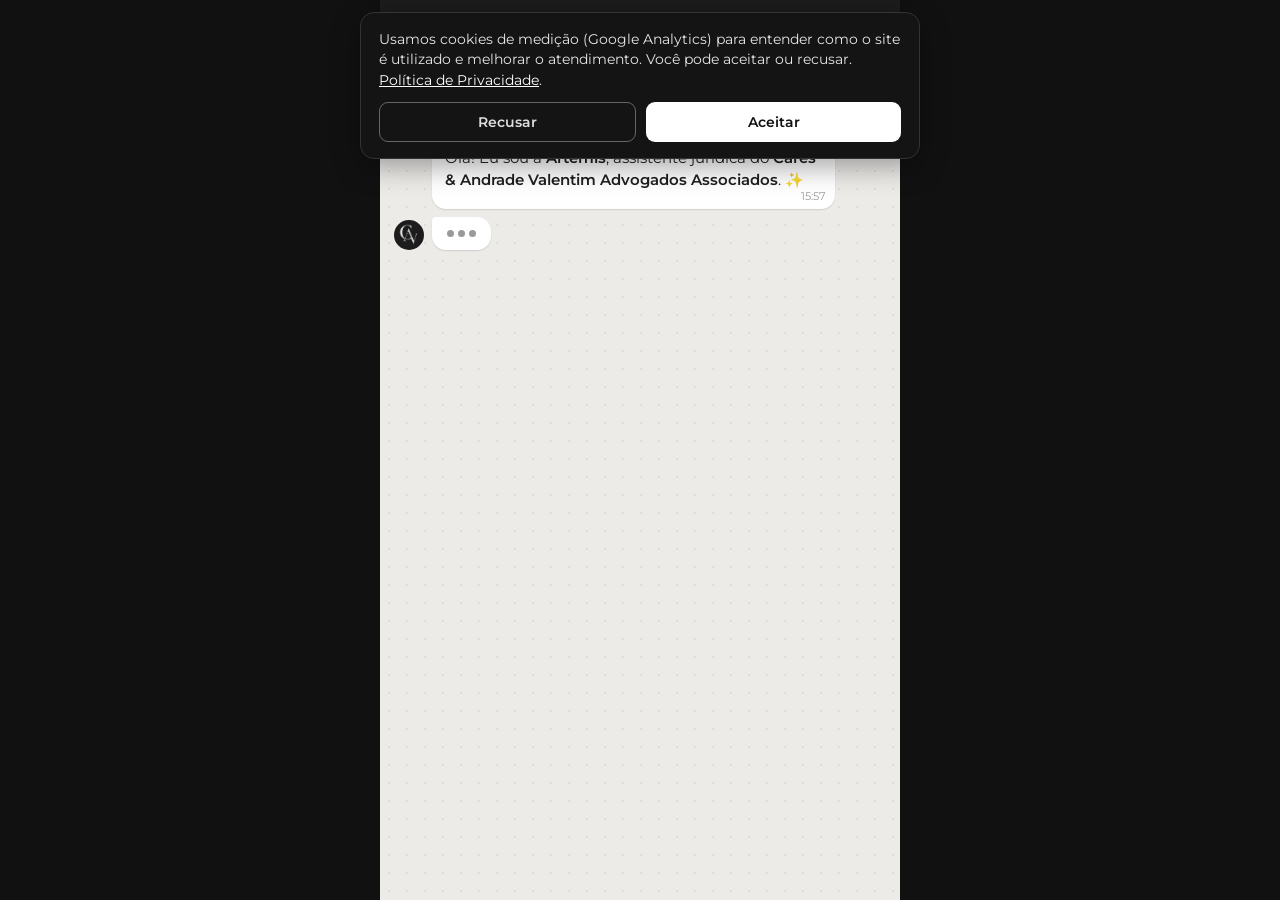
<file: atendimento/index.html>
<!DOCTYPE html>
<html lang="pt-BR" data-cav-base="../" data-cav-banner="top">
<head>
<meta charset="utf-8">
<meta name="viewport" content="width=device-width, initial-scale=1, viewport-fit=cover">
<title>Ártemis · Atendimento CAV</title>
<link rel="preconnect" href="https://fonts.googleapis.com">
<link href="https://fonts.googleapis.com/css2?family=Cormorant+Garamond:wght@500;600&family=Montserrat:wght@300;400;500;600&display=swap" rel="stylesheet">
<style>
  :root{
    --grafite:#1c1c1c; --grafite2:#2b2b2b; --cinza:#8a8a8a; --cinza-claro:#d9d9d9;
    --fundo:#ecebe8; --branco:#ffffff; --texto:#1f1f1f;
  }
  *{box-sizing:border-box;margin:0;padding:0}
  html,body{height:100%}
  body{font-family:'Montserrat',system-ui,sans-serif;background:#111;color:var(--texto);
    display:flex;justify-content:center}
  .app{width:100%;max-width:520px;height:100dvh;display:flex;flex-direction:column;background:var(--fundo);
    background-image:radial-gradient(rgba(0,0,0,.06) 1px,transparent 1px);background-size:18px 18px;position:relative}
  header{background:var(--grafite);color:var(--branco);display:flex;align-items:center;gap:14px;
    padding:calc(14px + env(safe-area-inset-top)) 18px 14px;box-shadow:0 2px 10px rgba(0,0,0,.25);z-index:2}
  .avatar{width:52px;height:52px;border-radius:50%;background:radial-gradient(circle at 35% 30%,#3a3a3a,#141414);
    border:1.5px solid #6f6f6f;display:flex;align-items:center;justify-content:center;flex-shrink:0;overflow:hidden}
  .avatar img{width:78%;height:auto}
  .who h1{font-family:'Cormorant Garamond',serif;font-weight:600;font-size:25px;letter-spacing:.3px;line-height:1.05}
  .who p{font-size:12.5px;color:#bdbdbd;margin-top:3px;display:flex;align-items:center;gap:6px}
  .dot{width:8px;height:8px;border-radius:50%;background:#e6e6e6;box-shadow:0 0 0 0 rgba(230,230,230,.6);animation:pulse 2s infinite}
  @keyframes pulse{0%{box-shadow:0 0 0 0 rgba(230,230,230,.5)}70%{box-shadow:0 0 0 7px rgba(230,230,230,0)}100%{box-shadow:0 0 0 0 rgba(230,230,230,0)}}
  .brand{margin-left:auto;text-align:right;font-family:'Cormorant Garamond',serif;font-size:12px;color:#a9a9a9;line-height:1.15;letter-spacing:.5px}
  #chat{flex:1;overflow-y:auto;padding:18px 14px 10px;display:flex;flex-direction:column;gap:8px;scroll-behavior:smooth}
  .day{align-self:center;background:rgba(255,255,255,.85);color:#6b6b6b;font-size:12px;padding:5px 12px;border-radius:8px;margin-bottom:6px}
  .row{display:flex;align-items:flex-end;gap:8px}
  .row.user{justify-content:flex-end}
  .mini{width:30px;height:30px;border-radius:50%;background:#1c1c1c;display:flex;align-items:center;justify-content:center;flex-shrink:0;visibility:hidden}
  .mini img{width:76%}
  .row.last .mini{visibility:visible}
  .bubble{max-width:82%;padding:10px 13px 18px;border-radius:14px;font-size:15px;line-height:1.45;position:relative;
    box-shadow:0 1px 1.5px rgba(0,0,0,.12);animation:pop .22s ease-out;white-space:pre-wrap;word-wrap:break-word}
  .bot .bubble{background:var(--branco);border-top-left-radius:4px}
  .user .bubble{background:var(--grafite2);color:var(--branco);border-top-right-radius:4px}
  .bubble b{font-weight:600}
  .time{position:absolute;right:10px;bottom:4px;font-size:10.5px;color:#9a9a9a}
  .user .time{color:#a9a9a9}
  @keyframes pop{from{opacity:0;transform:translateY(6px)}to{opacity:1;transform:none}}
  .typing{display:inline-flex;gap:4px;padding:13px 15px}
  .typing span{width:7px;height:7px;border-radius:50%;background:#9a9a9a;animation:blink 1.2s infinite}
  .typing span:nth-child(2){animation-delay:.2s}.typing span:nth-child(3){animation-delay:.4s}
  @keyframes blink{0%,60%,100%{opacity:.25}30%{opacity:1}}
  .options{display:flex;flex-direction:column;gap:7px;padding:4px 0 6px 38px;animation:pop .25s ease-out}
  .opt{background:var(--branco);border:1.5px solid var(--grafite2);color:var(--grafite);font:500 14.5px 'Montserrat',sans-serif;
    padding:11px 14px;border-radius:12px;text-align:left;cursor:pointer;transition:.15s}
  .opt:hover,.opt:focus-visible{background:var(--grafite2);color:var(--branco);outline:none}
  .opt.urgent{border-color:#000;background:#000;color:#fff}
  .cta{display:block;text-align:center;text-decoration:none;background:var(--grafite);color:#fff;font:600 15px 'Montserrat',sans-serif;
    padding:14px 16px;border-radius:12px;margin-top:2px;letter-spacing:.3px;box-shadow:0 3px 10px rgba(0,0,0,.2)}
  .cta.alt{background:var(--branco);color:var(--grafite);border:1.5px solid var(--grafite2);box-shadow:none;font-weight:500}
  .note{font-size:11.5px;color:#777;text-align:center;padding:2px 20px 4px;line-height:1.4}
  footer{padding:10px 12px calc(10px + env(safe-area-inset-bottom));background:transparent;display:flex;gap:8px;align-items:center}
  footer.hidden{display:none}
  #input{flex:1;border:none;border-radius:24px;padding:14px 18px;font:400 15.5px 'Montserrat',sans-serif;background:var(--branco);
    box-shadow:0 1px 3px rgba(0,0,0,.12);outline:none;color:var(--texto)}
  #send{width:50px;height:50px;border-radius:50%;border:none;background:var(--grafite);display:flex;align-items:center;justify-content:center;cursor:pointer;flex-shrink:0}
  #send svg{width:22px;height:22px;fill:#fff}
  #skip{border:none;background:transparent;font:500 13px 'Montserrat';color:#555;padding:8px;cursor:pointer;display:none}
  .restart{align-self:center;background:none;border:none;color:#666;font:500 12.5px 'Montserrat';text-decoration:underline;cursor:pointer;margin:6px 0 10px}
</style>
</head>
<body>
<div class="app">
  <header>
    <div class="avatar"><img src="[data-uri]" alt="CAV"></div>
    <div class="who">
      <h1>Ártemis</h1>
      <p><span class="dot"></span><span id="sub">Assistente jurídica · online</span></p>
    </div>
    <div class="brand">Cares &amp;<br>Andrade Valentim</div>
  </header>
  <div id="chat" aria-live="polite"><div class="day">Hoje</div></div>
  <footer id="bar" class="hidden">
    <button id="skip" type="button">Pular</button>
    <input id="input" type="text" autocomplete="off" placeholder="Digite aqui">
    <button id="send" type="button" aria-label="Enviar"><svg viewBox="0 0 24 24"><path d="M2 21l21-9L2 3v7l15 2-15 2z"/></svg></button>
  </footer>
</div>

<script>
const CFG = {"nome": "Ártemis", "whatsapp": "5567974008906", "fone": "(67) 97400-8906", "sub": "Assistente jurídica", "origem": "Site/Instagram do escritório", "advogado": "", "intro": "Olá! Eu sou a <b>Ártemis</b>, assistente jurídica do <b>Cares &amp; Andrade Valentim Advogados Associados</b>. ✨", "final": "Um advogado da nossa equipe dará sequência ao seu atendimento."};
const PLANTAO = "5567974008906";
const AVATAR = document.querySelector('.avatar img').src;
const chat = document.getElementById('chat');
const bar = document.getElementById('bar');
const input = document.getElementById('input');
const sendBtn = document.getElementById('send');
const skipBtn = document.getElementById('skip');

const A = {}; // respostas
document.getElementById('sub').textContent = CFG.sub + ' · online';
const sleep = ms => new Promise(r => setTimeout(r, ms));
const esc = s => String(s).replace(/[&<>"']/g, c => ({'&':'&amp;','<':'&lt;','>':'&gt;','"':'&quot;',"'":'&#39;'}[c]));
const now = () => new Date().toLocaleTimeString('pt-BR',{hour:'2-digit',minute:'2-digit'});
const first = () => (A.nome || '').trim().split(/\s+/)[0];

function scroll(){ requestAnimationFrame(()=>{ chat.scrollTop = chat.scrollHeight; }); }

function addRow(who, html){
  if (who === 'bot') chat.querySelectorAll('.row.bot.last').forEach(r => r.classList.remove('last'));
  const row = document.createElement('div');
  row.className = 'row ' + who + (who === 'bot' ? ' last' : '');
  row.innerHTML = (who === 'bot' ? `<div class="mini"><img src="${AVATAR}" alt=""></div>` : '') +
    `<div class="bubble">${html}<span class="time">${now()}</span></div>`;
  chat.appendChild(row); scroll(); return row;
}

async function bot(html, wait){
  const t = document.createElement('div');
  t.className = 'row bot';
  t.innerHTML = `<div class="mini" style="visibility:visible"><img src="${AVATAR}" alt=""></div><div class="bubble typing"><span></span><span></span><span></span></div>`;
  chat.querySelectorAll('.row.bot.last').forEach(r => r.classList.remove('last'));
  chat.appendChild(t); scroll();
  await sleep(wait ?? Math.min(1500, 500 + html.length * 12));
  t.remove(); addRow('bot', html);
}

function user(text){ addRow('user', esc(text)); }

function choose(options){
  return new Promise(resolve => {
    const box = document.createElement('div'); box.className = 'options';
    options.forEach(o => {
      const label = typeof o === 'string' ? o : o.label;
      const b = document.createElement('button'); b.type = 'button'; b.className = 'opt' + (o.urgent ? ' urgent' : ''); b.textContent = label;
      b.onclick = () => { box.remove(); user(label); resolve(typeof o === 'string' ? o : (o.value ?? o.label)); };
      box.appendChild(b);
    });
    chat.appendChild(box); scroll();
  });
}

function ask(placeholder, optional){
  return new Promise(resolve => {
    bar.classList.remove('hidden'); input.value = ''; input.placeholder = placeholder || 'Digite aqui';
    skipBtn.style.display = optional ? 'block' : 'none';
    setTimeout(() => input.focus(), 50);
    const done = (val) => { cleanup(); bar.classList.add('hidden'); resolve(val); };
    const submit = () => { const v = input.value.trim(); if (!v) { input.focus(); return; } user(v); done(v); };
    const onKey = e => { if (e.key === 'Enter') { e.preventDefault(); submit(); } };
    const onSkip = () => { user('Prefiro pular'); done(''); };
    function cleanup(){ sendBtn.removeEventListener('click', submit); input.removeEventListener('keydown', onKey); skipBtn.removeEventListener('click', onSkip); }
    sendBtn.addEventListener('click', submit); input.addEventListener('keydown', onKey); skipBtn.addEventListener('click', onSkip);
  });
}

const CIDADE = { key:'cidade', type:'text', q:'Em qual <b>cidade</b> você está (ou onde o caso acontece)?', ph:'Ex.: Naviraí/MS' };

const FLOWS = {
  'Criminal / Plantão 24h': [
    { key:'situacao', type:'options', q:'Entendi. Qual destas situações descreve melhor o seu caso?',
      options:[ {label:'🚨 Alguém foi preso agora (flagrante)', value:'Prisão em flagrante (agora)', urgent:true},
                'Intimação ou investigação da polícia', 'Já existe um processo criminal', 'Execução penal (cumprimento de pena)', 'Outra situação' ] },
    { key:'cidade', type:'text', q: a => a.urgente ? 'Situações de prisão são tratadas com <b>prioridade</b> pelo nosso plantão.\n\nEm qual <b>cidade</b> a pessoa foi presa ou está detida?' : CIDADE.q, ph:'Ex.: Naviraí/MS' },
    { key:'vinculo', type:'options', q:'Você é a própria pessoa envolvida ou um familiar/amigo?', options:['Sou a própria pessoa','Sou familiar ou amigo(a)'] },
  ],
  'Família': [
    { key:'situacao', type:'options', q:'Certo. Sobre qual assunto você precisa de orientação?', options:['Divórcio ou união estável','Pensão alimentícia','Guarda e convivência','Inventário e partilha','Outro assunto de família'] },
    { key:'processo', type:'options', q:'Já existe algum processo sobre isso?', options:['Sim','Não','Não sei'] },
    CIDADE,
  ],
  'Trabalhista': [
    { key:'situacao', type:'options', q:'Certo. O que melhor descreve sua situação?', options:['Fui demitido(a) / verbas rescisórias','Quero sair por falta grave do empregador','Acidente ou doença do trabalho','Sou empregador e preciso de orientação','Outra situação'] },
    { key:'vinculo', type:'options', q:'Qual a sua situação com a empresa hoje?', options:['Ainda trabalho lá','Saí há menos de dois anos','Saí há mais de dois anos','Sou o empregador'] },
    CIDADE,
  ],
  'Previdenciário (INSS)': [
    { key:'situacao', type:'options', q:'Certo. Qual benefício você busca?', options:['Aposentadoria','BPC/LOAS','Auxílio por incapacidade','Salário-maternidade','Pensão por morte','Outro'] },
    { key:'inss', type:'options', q:'Você já fez o pedido no INSS?', options:['Ainda não','Sim, está em análise','Sim, foi negado'] },
    CIDADE,
  ],
  'Cível, Consumidor e Saúde': [
    { key:'situacao', type:'options', q:'Certo. Qual destas situações é a sua?', options:['Negativa de plano de saúde ou do SUS','Cobrança ou negativação indevida','Problema com banco ou empresa','Contrato','Indenização','Outra situação'] },
    { key:'urgencia', type:'options', q:'Existe alguma urgência? (ex.: cirurgia ou tratamento com data marcada)', options:['Sim, é urgente','Não'] },
    CIDADE,
  ],
  'Empresas': [
    { key:'situacao', type:'options', q:'Certo. Em que sua empresa precisa de apoio?', options:['Cobrança de clientes inadimplentes','Contratos','Notificação extrajudicial','Consultoria tributária','Questões trabalhistas da empresa','Outro'] },
    { key:'porte', type:'options', q:'Qual o porte da empresa?', options:['MEI','ME / EPP','Média ou grande'] },
    CIDADE,
  ],
  'Servidor Público': [
    { key:'situacao', type:'options', q:'Certo. Qual destas situações é a sua?', options:['Desvio ou acúmulo de função','Insalubridade ou periculosidade','Diferenças salariais, progressões ou promoções','Processo administrativo disciplinar (PAD)','Outra situação'] },
    { key:'esfera', type:'options', q:'Você é servidor de qual esfera?', options:['Municipal','Estadual','Federal'] },
    CIDADE,
  ],
  'Já sou cliente': [
    { key:'advogado', type:'options', q:'Que bom ter você de volta! Com qual advogado você é atendido(a)?', options:['Dr. Elvis Andrade Valentim','Dr. Júnior Cares','Não lembro'] },
    { key:'situacao', type:'options', q: a => (CFG.advogado ? 'Que bom ter você de volta! ' : '') + 'Sobre o que você deseja falar?', options:['Andamento do processo','Enviar documentos','Agendar reunião','Financeiro','Outro assunto'] },
  ],
};

const LABELS = { esfera:'Esfera', situacao:'Situação', processo:'Já existe processo', vinculo:'Vínculo', inss:'Pedido no INSS', urgencia:'Urgência', porte:'Porte', advogado:'Advogado', cidade:'Cidade', relato:'Relato' };

function whatsappLink(){
  const L = [];
  if (A.urgente) L.push('🚨 *PLANTÃO CRIMINAL*');
  L.push(`Olá! Vim pelo atendimento da ${CFG.nome}.`);
  L.push(`*Origem:* ${CFG.origem}`);
  L.push('');
  L.push(`*Nome:* ${A.nome}`);
  L.push(`*Área:* ${A.area}`);
  ['situacao','esfera','vinculo','processo','inss','urgencia','porte','advogado','cidade','relato'].forEach(k => { if (A[k]) L.push(`*${LABELS[k]}:* ${A[k]}`); });
  return `https://wa.me/${A.urgente ? PLANTAO : CFG.whatsapp}?text=${encodeURIComponent(L.join('\n'))}`;
}

async function run(){
  Object.keys(A).forEach(k => delete A[k]);
  await bot(CFG.intro, 900);
  await bot('Sou um atendimento automatizado: vou fazer algumas perguntas rápidas para encaminhar seu caso ao advogado certo. Leva menos de um minuto.');
  await bot('Antes de tudo, como posso chamar você?', 700);
  A.nome = await ask('Digite seu nome');

  await bot(`Prazer, <b>${esc(first())}</b>! Em qual destas áreas você precisa de ajuda?`);
  A.area = await choose(Object.keys(FLOWS).map(k => k === 'Criminal / Plantão 24h' ? {label:'⚖️ Criminal / Plantão 24h', value:k} : k));

  if (CFG.advogado) A.advogado = CFG.advogado;
  for (const step of FLOWS[A.area]){
    if (step.key === 'advogado' && CFG.advogado) continue;
    const q = typeof step.q === 'function' ? step.q(A) : step.q;
    await bot(q);
    if (step.type === 'options') A[step.key] = await choose(step.options);
    else A[step.key] = await ask(step.ph);
    if (step.key === 'situacao' && A.situacao === 'Prisão em flagrante (agora)') A.urgente = true;
  }

  if (!A.urgente){
    await bot('Se quiser, descreva <b>em poucas palavras</b> o que aconteceu. Não é obrigatório — os detalhes você poderá passar diretamente ao advogado.');
    A.relato = await ask('Escreva aqui (opcional)', true);
  }

  if (A.urgente){
    await bot(`Obrigada, <b>${esc(first())}</b>. Toque no botão abaixo para falar <b>agora</b> com o advogado de plantão pelo WhatsApp. A mensagem já vai com o seu resumo preenchido.`);
  } else {
    await bot(`Pronto, <b>${esc(first())}</b>! Toque no botão abaixo para enviar seu resumo pelo WhatsApp. ${CFG.final}`);
  }
  const box = document.createElement('div'); box.className = 'options';
  box.innerHTML = `<a class="cta" href="${whatsappLink()}" target="_blank" rel="noopener">${A.urgente ? '🚨 Falar com o plantão agora' : 'Enviar pelo WhatsApp'}</a>`;
  box.querySelector('.cta').addEventListener('click', () => window.cavTrack && window.cavTrack('generate_lead', { area: A.area, assistente: CFG.nome, plantao: A.urgente ? 'sim' : 'nao' }));
  chat.appendChild(box);
  const note = document.createElement('div'); note.className = 'note';
  note.innerHTML = (A.urgente ? 'Plantão: (67) 97400-8906' : 'WhatsApp: ' + CFG.fone) + ' · Rua Faustina Andrade da Silva, 334, Sala C, Naviraí/MS<br>Atendimento automatizado de triagem. Não constitui consulta jurídica. Suas informações são usadas apenas para o seu atendimento.';
  chat.appendChild(note);
  const r = document.createElement('button'); r.className = 'restart'; r.type = 'button'; r.textContent = 'Recomeçar atendimento';
  r.onclick = () => { chat.innerHTML = '<div class="day">Hoje</div>'; run(); };
  chat.appendChild(r); scroll();
}

run();
</script>
<script src="../assets/cav-analytics.js"></script>
</body>
</html>
</file>
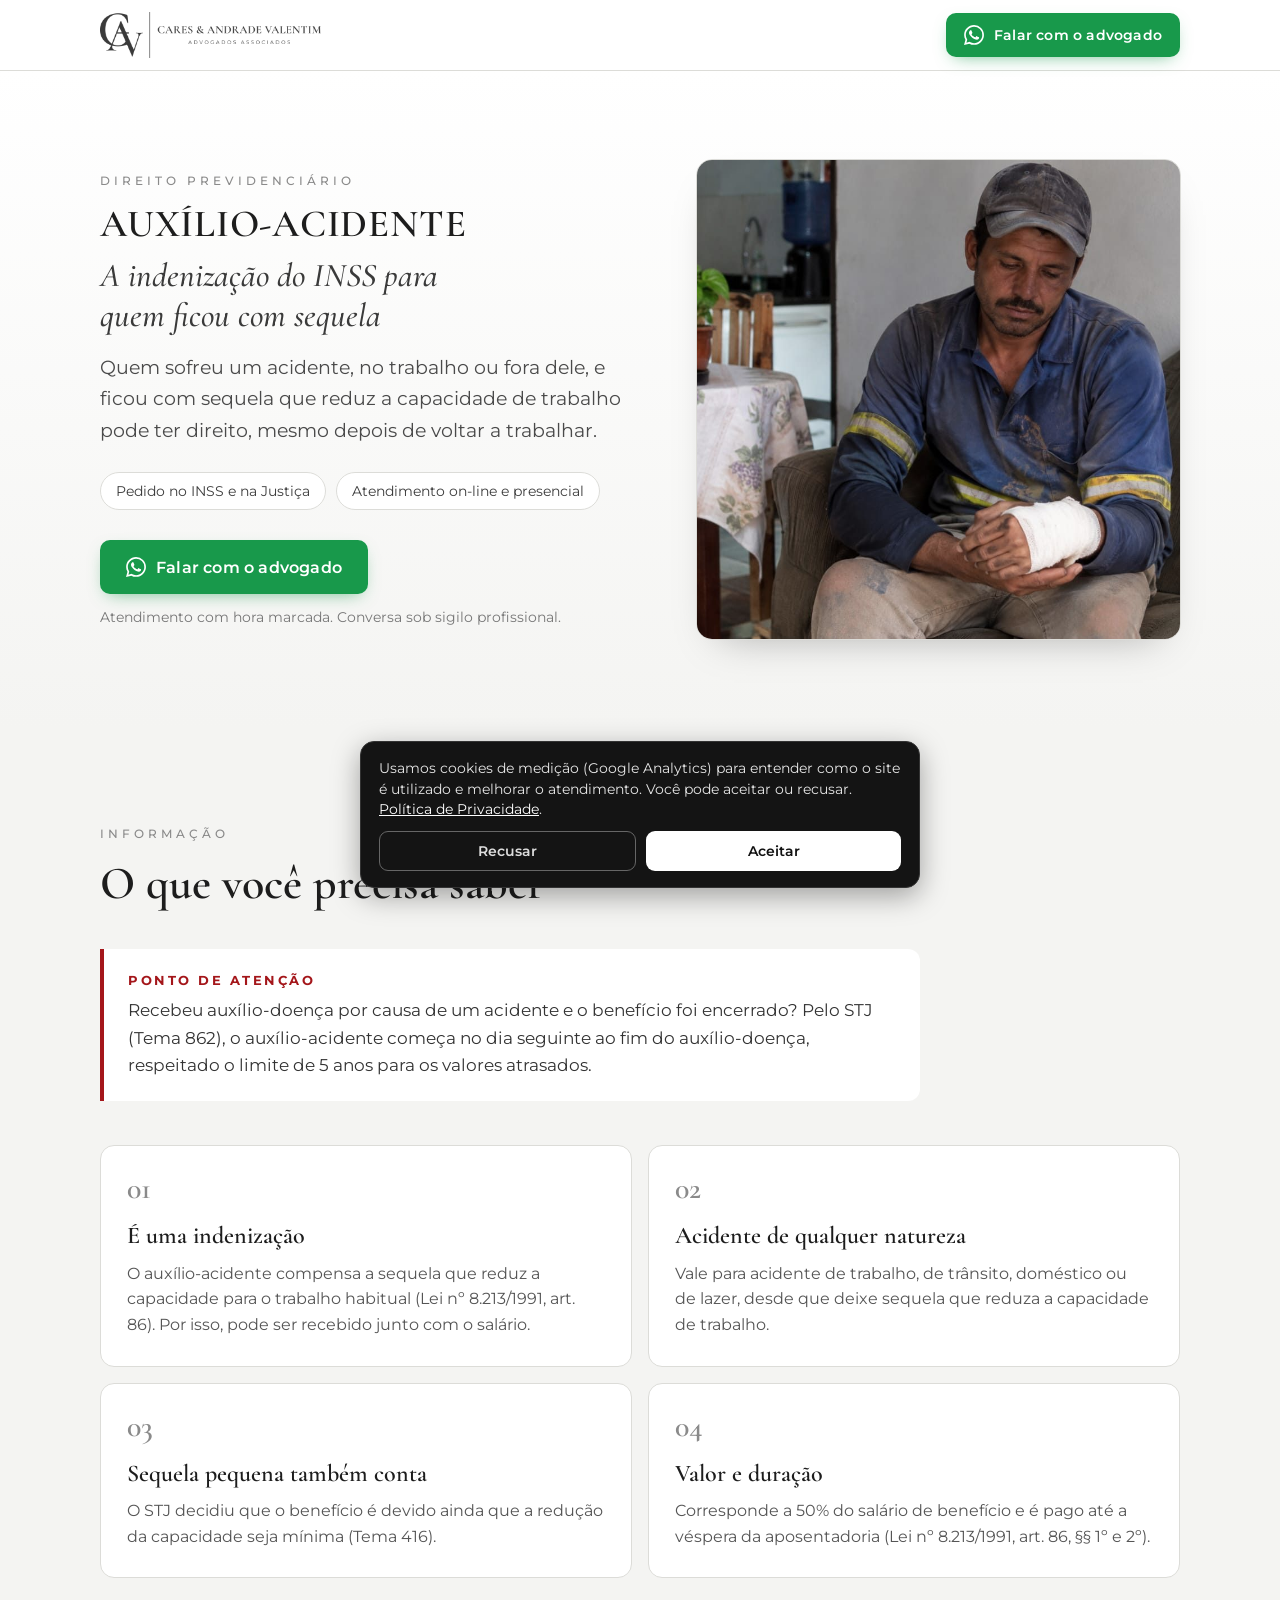
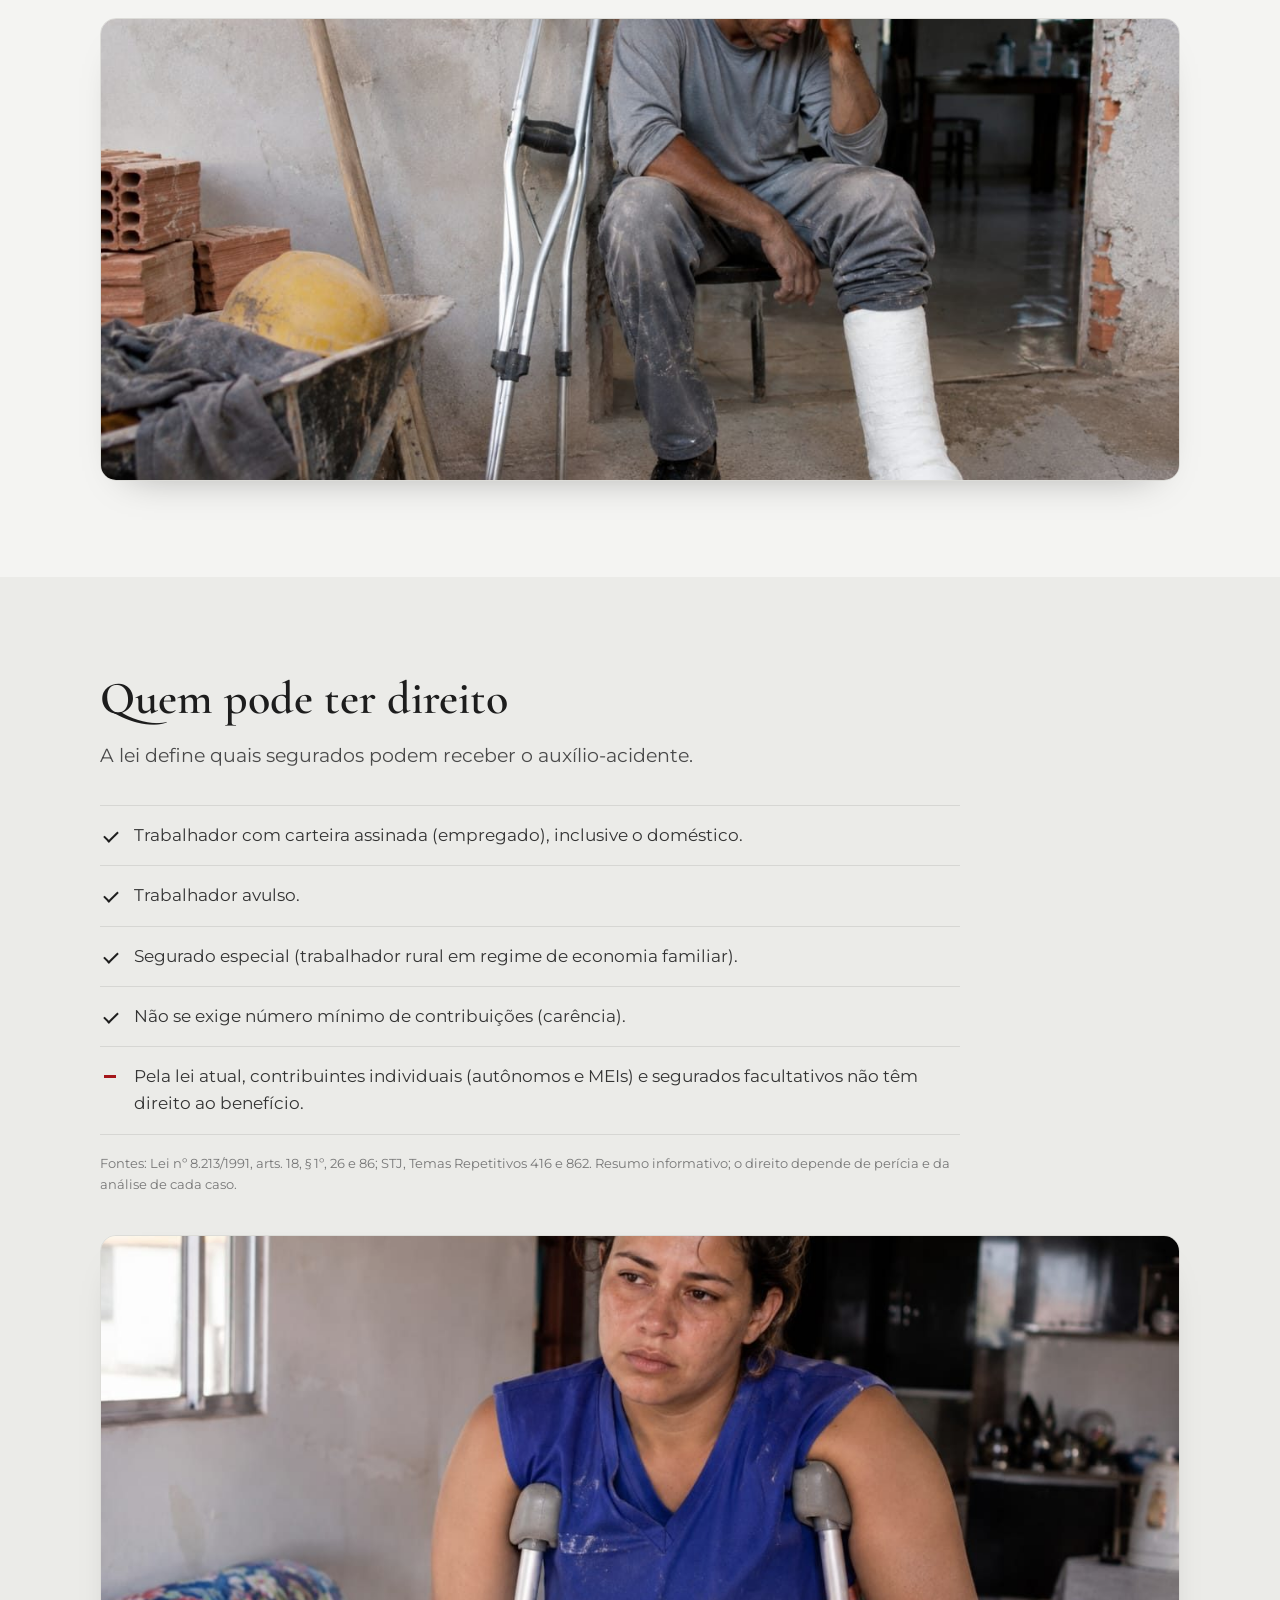
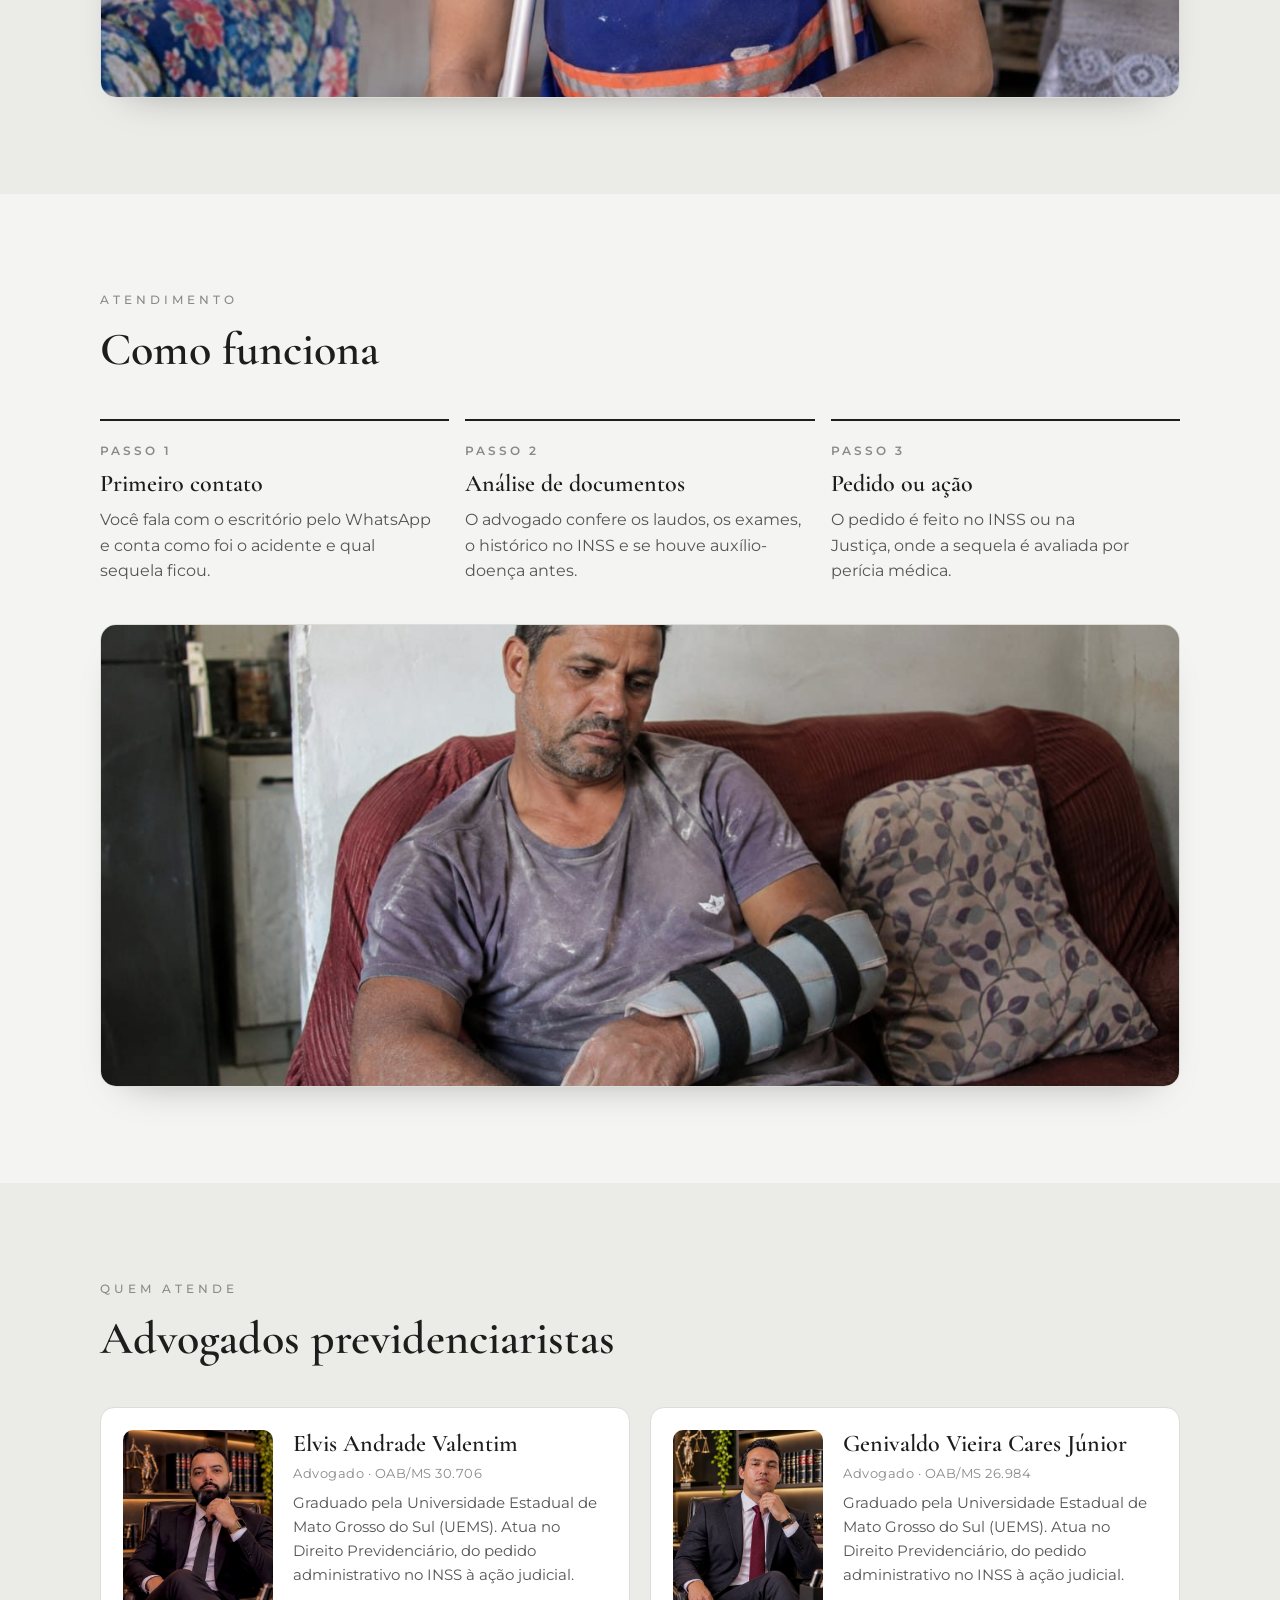
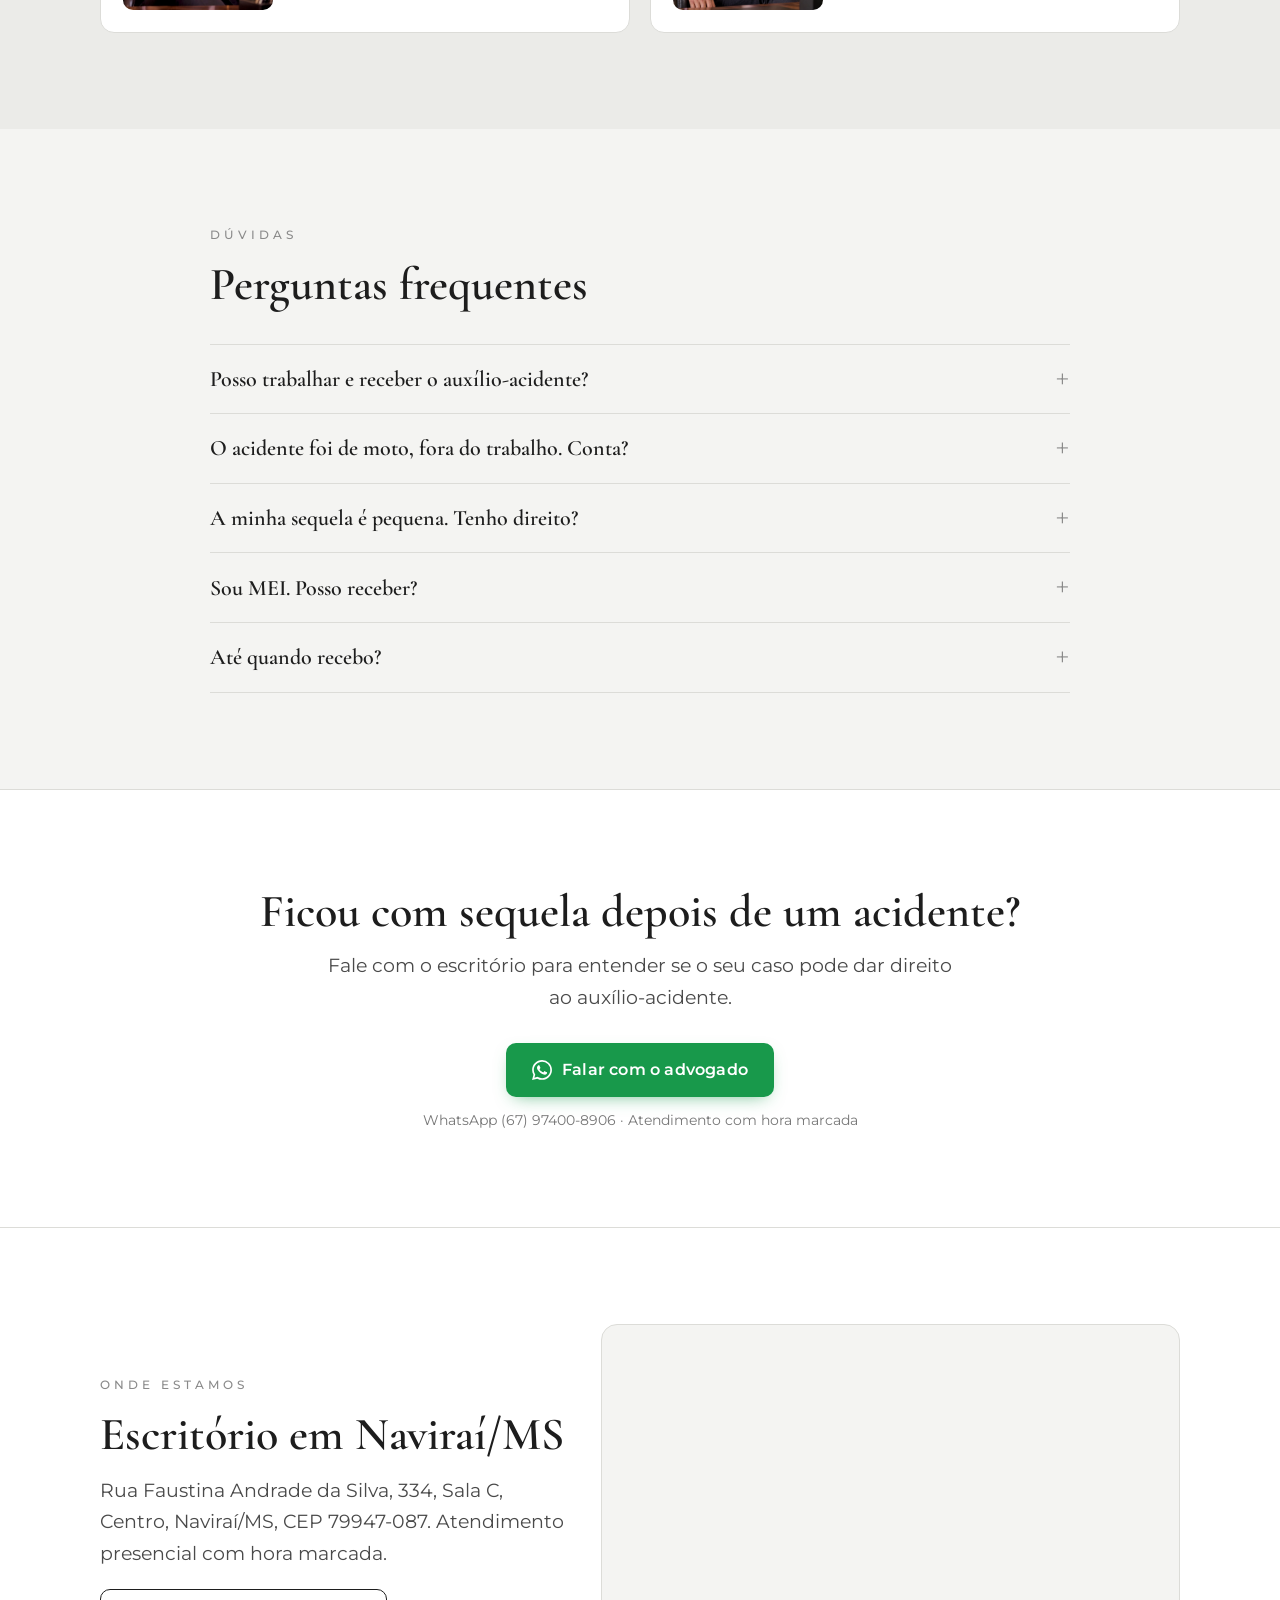
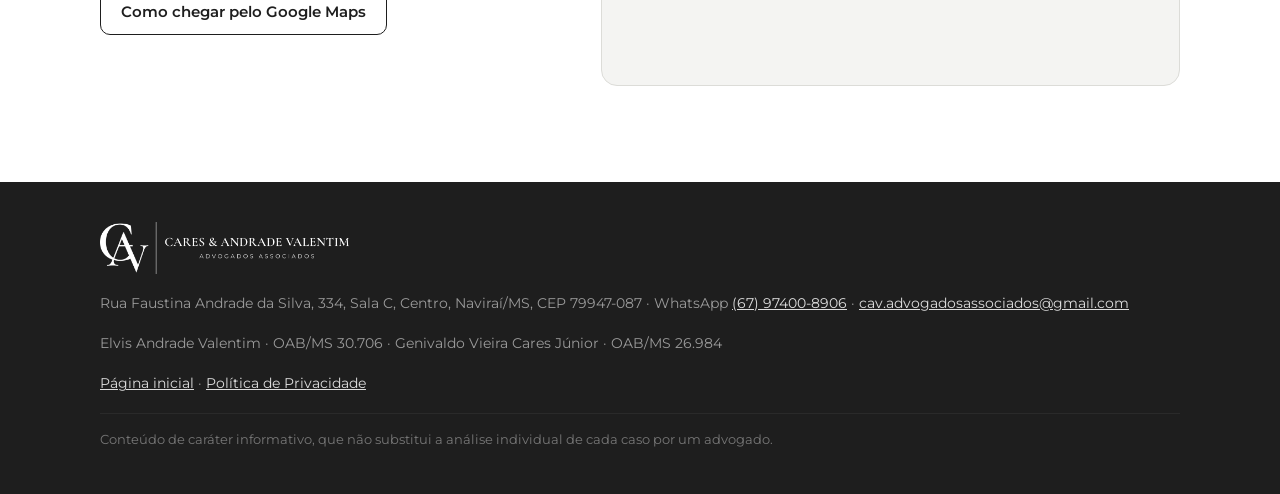
<file: auxilio-acidente/index.html>
<!DOCTYPE html>
<html lang="pt-BR" data-cav-base="../">
<head>
<meta charset="utf-8">
<meta name="viewport" content="width=device-width, initial-scale=1">
<title>Auxílio-acidente: indenização do INSS para quem ficou com sequela · Cares &amp; Andrade Valentim Advogados Associados</title>
<meta name="description" content="Entenda quem tem direito ao auxílio-acidente do INSS, quanto é pago, se é possível trabalhar e receber ao mesmo tempo e o que diz o STJ. Naviraí e todo o MS.">
<link rel="canonical" href="https://cavadvogadosassociados.com.br/auxilio-acidente/">
<link rel="icon" href="../assets/favicon.png">
<meta property="og:type" content="website">
<meta property="og:title" content="Auxílio-acidente: indenização do INSS para quem ficou com sequela">
<meta property="og:description" content="Entenda quem tem direito ao auxílio-acidente do INSS, quanto é pago, se é possível trabalhar e receber ao mesmo tempo e o que diz o STJ. Naviraí e todo o MS.">
<meta property="og:image" content="https://cavadvogadosassociados.com.br/assets/og.png">
<meta property="og:url" content="https://cavadvogadosassociados.com.br/auxilio-acidente/">
<meta name="theme-color" content="#121212">
<link rel="preconnect" href="https://fonts.googleapis.com">
<link href="https://fonts.googleapis.com/css2?family=Cormorant+Garamond:wght@500;600&family=Montserrat:wght@300;400;500;600&display=swap" rel="stylesheet">
<link rel="stylesheet" href="../assets/lp.css">
<script type="application/ld+json">
{"@context":"https://schema.org","@type":"FAQPage","mainEntity":[
    {"@type":"Question","name":"Posso trabalhar e receber o auxílio-acidente?","acceptedAnswer":{"@type":"Answer","text":"Sim. Por ser uma indenização, ele pode ser recebido junto com o salário, inclusive no mesmo emprego."}},
    {"@type":"Question","name":"O acidente foi de moto, fora do trabalho. Conta?","acceptedAnswer":{"@type":"Answer","text":"Conta. A lei fala em acidente de qualquer natureza, desde que a sequela reduza a capacidade para o trabalho que você exercia."}},
    {"@type":"Question","name":"A minha sequela é pequena. Tenho direito?","acceptedAnswer":{"@type":"Answer","text":"Pode ter. O STJ decidiu que o grau da lesão não impede o benefício, que é devido ainda que a redução da capacidade seja mínima (Tema 416)."}},
    {"@type":"Question","name":"Sou MEI. Posso receber?","acceptedAnswer":{"@type":"Answer","text":"Pela lei atual, contribuintes individuais, como o MEI, não estão entre os segurados que recebem o auxílio-acidente. Vale conferir se houve vínculo de emprego na época do acidente."}},
    {"@type":"Question","name":"Até quando recebo?","acceptedAnswer":{"@type":"Answer","text":"Até a véspera de qualquer aposentadoria, quando o benefício deixa de ser pago (Lei nº 8.213/1991, art. 86)."}}
]}
</script>
</head>
<body data-lp="auxilio-acidente">
<header class="topo"><div class="wrap">
  <a href="../"><img src="../assets/logo-horizontal-grafite.png" alt="Cares &amp; Andrade Valentim Advogados Associados" width="230" height="46"></a>
  <a class="btn btn-wa" href="https://wa.me/5567974008906?text=Ol%C3%A1%21%20Vim%20pela%20p%C3%A1gina%20sobre%20aux%C3%ADlio-acidente%20e%20gostaria%20de%20orienta%C3%A7%C3%A3o." target="_blank" rel="noopener" data-lp="auxilio-acidente" data-pos="topo"><svg viewBox="0 0 24 24" aria-hidden="true"><path d="M17.47 14.38c-.3-.15-1.76-.87-2.03-.97-.27-.1-.47-.15-.67.15-.2.3-.77.97-.94 1.16-.17.2-.35.22-.64.07-.3-.15-1.26-.46-2.39-1.47-.88-.79-1.48-1.76-1.65-2.06-.17-.3-.02-.46.13-.6.13-.13.3-.35.45-.52.15-.17.2-.3.3-.5.1-.2.05-.37-.03-.52-.07-.15-.67-1.61-.92-2.21-.24-.58-.49-.5-.67-.51h-.57c-.2 0-.52.07-.79.37-.27.3-1.04 1.02-1.04 2.48s1.07 2.88 1.21 3.07c.15.2 2.1 3.2 5.08 4.49.71.31 1.26.49 1.69.63.71.22 1.36.19 1.87.12.57-.09 1.76-.72 2.01-1.41.25-.7.25-1.29.17-1.41-.07-.13-.27-.2-.57-.35zM12.05 21.8h-.01a9.87 9.87 0 0 1-5.03-1.38l-.36-.21-3.74.98 1-3.65-.24-.37a9.86 9.86 0 0 1-1.51-5.26c0-5.45 4.44-9.88 9.89-9.88 2.64 0 5.12 1.03 6.99 2.9a9.82 9.82 0 0 1 2.89 6.99c0 5.45-4.44 9.88-9.88 9.88zm8.41-18.3A11.81 11.81 0 0 0 12.05 0C5.5 0 .16 5.34.16 11.89c0 2.1.55 4.14 1.59 5.95L.06 24l6.31-1.65a11.88 11.88 0 0 0 5.68 1.45h.01c6.55 0 11.89-5.34 11.89-11.89 0-3.18-1.24-6.16-3.49-8.41z"/></svg>Falar com o advogado</a>
</div></header>

<main>
<section class="hero"><div class="wrap">
  <div>
    <p class="eyebrow">Direito previdenciário</p>
    <h1><span class="nw">AUXÍLIO-ACIDENTE</span></h1>
    <p class="chamada">A indenização do INSS para quem ficou com sequela</p>
    <p class="lead">Quem sofreu um acidente, no trabalho ou fora dele, e ficou com sequela que reduz a capacidade de trabalho pode ter direito, mesmo depois de voltar a trabalhar.</p>
    <ul class="selos"><li>Pedido no INSS e na Justiça</li><li>Atendimento on-line e presencial</li></ul>
    <div class="acao"><a class="btn btn-wa" href="https://wa.me/5567974008906?text=Ol%C3%A1%21%20Vim%20pela%20p%C3%A1gina%20sobre%20aux%C3%ADlio-acidente%20e%20gostaria%20de%20orienta%C3%A7%C3%A3o." target="_blank" rel="noopener" data-lp="auxilio-acidente" data-pos="hero"><svg viewBox="0 0 24 24" aria-hidden="true"><path d="M17.47 14.38c-.3-.15-1.76-.87-2.03-.97-.27-.1-.47-.15-.67.15-.2.3-.77.97-.94 1.16-.17.2-.35.22-.64.07-.3-.15-1.26-.46-2.39-1.47-.88-.79-1.48-1.76-1.65-2.06-.17-.3-.02-.46.13-.6.13-.13.3-.35.45-.52.15-.17.2-.3.3-.5.1-.2.05-.37-.03-.52-.07-.15-.67-1.61-.92-2.21-.24-.58-.49-.5-.67-.51h-.57c-.2 0-.52.07-.79.37-.27.3-1.04 1.02-1.04 2.48s1.07 2.88 1.21 3.07c.15.2 2.1 3.2 5.08 4.49.71.31 1.26.49 1.69.63.71.22 1.36.19 1.87.12.57-.09 1.76-.72 2.01-1.41.25-.7.25-1.29.17-1.41-.07-.13-.27-.2-.57-.35zM12.05 21.8h-.01a9.87 9.87 0 0 1-5.03-1.38l-.36-.21-3.74.98 1-3.65-.24-.37a9.86 9.86 0 0 1-1.51-5.26c0-5.45 4.44-9.88 9.89-9.88 2.64 0 5.12 1.03 6.99 2.9a9.82 9.82 0 0 1 2.89 6.99c0 5.45-4.44 9.88-9.88 9.88zm8.41-18.3A11.81 11.81 0 0 0 12.05 0C5.5 0 .16 5.34.16 11.89c0 2.1.55 4.14 1.59 5.95L.06 24l6.31-1.65a11.88 11.88 0 0 0 5.68 1.45h.01c6.55 0 11.89-5.34 11.89-11.89 0-3.18-1.24-6.16-3.49-8.41z"/></svg>Falar com o advogado</a></div>
    <p class="micro">Atendimento com hora marcada. Conversa sob sigilo profissional.</p>
  </div>
  <div class="h-vis"><img src="../assets/img/lp/acidente-hero.jpg" alt="Trabalhador com a mão enfaixada sentado no sofá de casa" width="1400" height="788" style="object-position:50% 40%"></div>
</div></section>

<section><div class="wrap">
  <p class="eyebrow">Informação</p>
  <h2>O que você precisa saber</h2>
  <div class="aviso"><b>Ponto de atenção</b><p>Recebeu auxílio-doença por causa de um acidente e o benefício foi encerrado? Pelo STJ (Tema 862), o auxílio-acidente começa no dia seguinte ao fim do auxílio-doença, respeitado o limite de 5 anos para os valores atrasados.</p></div>
  <ol class="cards">
      <li><h3>É uma indenização</h3><p>O auxílio-acidente compensa a sequela que reduz a capacidade para o trabalho habitual (Lei nº 8.213/1991, art. 86). Por isso, pode ser recebido junto com o salário.</p></li>
      <li><h3>Acidente de qualquer natureza</h3><p>Vale para acidente de trabalho, de trânsito, doméstico ou de lazer, desde que deixe sequela que reduza a capacidade de trabalho.</p></li>
      <li><h3>Sequela pequena também conta</h3><p>O STJ decidiu que o benefício é devido ainda que a redução da capacidade seja mínima (Tema 416).</p></li>
      <li><h3>Valor e duração</h3><p>Corresponde a 50% do salário de benefício e é pago até a véspera da aposentadoria (Lei nº 8.213/1991, art. 86, §§ 1º e 2º).</p></li>
  </ol>
  <figure class="foto-sec"><img src="../assets/img/lp/acidente-2.jpg" alt="Trabalhador da construção com a perna engessada e muletas" width="1400" height="788" style="object-position:50% 50%"></figure>
</div></section>

<section class="cinza"><div class="wrap">
  <h2>Quem pode ter direito</h2>
  <p class="lead">A lei define quais segurados podem receber o auxílio-acidente.</p>
  <ul class="lista">
      <li class="sim">Trabalhador com carteira assinada (empregado), inclusive o doméstico.</li>
      <li class="sim">Trabalhador avulso.</li>
      <li class="sim">Segurado especial (trabalhador rural em regime de economia familiar).</li>
      <li class="sim">Não se exige número mínimo de contribuições (carência).</li>
      <li class="nao">Pela lei atual, contribuintes individuais (autônomos e MEIs) e segurados facultativos não têm direito ao benefício.</li>
  </ul>
  <p class="fonte">Fontes: Lei nº 8.213/1991, arts. 18, § 1º, 26 e 86; STJ, Temas Repetitivos 416 e 862. Resumo informativo; o direito depende de perícia e da análise de cada caso.</p>
  <figure class="foto-sec"><img src="../assets/img/lp/acidente-3.jpg" alt="Trabalhadora com muletas e o punho enfaixado" width="1400" height="788" style="object-position:50% 50%"></figure>
</div></section>

<section><div class="wrap">
  <p class="eyebrow">Atendimento</p>
  <h2>Como funciona</h2>
  <ol class="passos">
      <li><h3>Primeiro contato</h3><p>Você fala com o escritório pelo WhatsApp e conta como foi o acidente e qual sequela ficou.</p></li>
      <li><h3>Análise de documentos</h3><p>O advogado confere os laudos, os exames, o histórico no INSS e se houve auxílio-doença antes.</p></li>
      <li><h3>Pedido ou ação</h3><p>O pedido é feito no INSS ou na Justiça, onde a sequela é avaliada por perícia médica.</p></li>
  </ol>
  <figure class="foto-sec"><img src="../assets/img/lp/acidente-4.jpg" alt="Trabalhador com o braço imobilizado sentado no sofá" width="1400" height="788" style="object-position:50% 50%"></figure>
</div></section>

<section class="cinza"><div class="wrap">
  <p class="eyebrow">Quem atende</p>
  <h2>Advogados previdenciaristas</h2>
  <div class="socios">
      <article class="socio"><img src="../assets/img/dr-elvis.jpg" alt="Elvis Andrade Valentim" width="220" height="260"><div><h3>Elvis Andrade Valentim</h3><p class="oab">Advogado · OAB/MS 30.706</p><p>Graduado pela Universidade Estadual de Mato Grosso do Sul (UEMS). Atua no Direito Previdenciário, do pedido administrativo no INSS à ação judicial.</p></div></article>
      <article class="socio"><img src="../assets/img/dr-junior.jpg" alt="Genivaldo Vieira Cares Júnior" width="220" height="260"><div><h3>Genivaldo Vieira Cares Júnior</h3><p class="oab">Advogado · OAB/MS 26.984</p><p>Graduado pela Universidade Estadual de Mato Grosso do Sul (UEMS). Atua no Direito Previdenciário, do pedido administrativo no INSS à ação judicial.</p></div></article>
  </div>
</div></section>

<section class="faq"><div class="wrap">
  <p class="eyebrow">Dúvidas</p>
  <h2>Perguntas frequentes</h2>
    <details><summary>Posso trabalhar e receber o auxílio-acidente?</summary><p>Sim. Por ser uma indenização, ele pode ser recebido junto com o salário, inclusive no mesmo emprego.</p></details>
    <details><summary>O acidente foi de moto, fora do trabalho. Conta?</summary><p>Conta. A lei fala em acidente de qualquer natureza, desde que a sequela reduza a capacidade para o trabalho que você exercia.</p></details>
    <details><summary>A minha sequela é pequena. Tenho direito?</summary><p>Pode ter. O STJ decidiu que o grau da lesão não impede o benefício, que é devido ainda que a redução da capacidade seja mínima (Tema 416).</p></details>
    <details><summary>Sou MEI. Posso receber?</summary><p>Pela lei atual, contribuintes individuais, como o MEI, não estão entre os segurados que recebem o auxílio-acidente. Vale conferir se houve vínculo de emprego na época do acidente.</p></details>
    <details><summary>Até quando recebo?</summary><p>Até a véspera de qualquer aposentadoria, quando o benefício deixa de ser pago (Lei nº 8.213/1991, art. 86).</p></details>
</div></section>

<section class="final"><div class="wrap">
  <h2>Ficou com sequela depois de um acidente?</h2>
  <p class="lead">Fale com o escritório para entender se o seu caso pode dar direito ao auxílio-acidente.</p>
  <a class="btn btn-wa" href="https://wa.me/5567974008906?text=Ol%C3%A1%21%20Vim%20pela%20p%C3%A1gina%20sobre%20aux%C3%ADlio-acidente%20e%20gostaria%20de%20orienta%C3%A7%C3%A3o." target="_blank" rel="noopener" data-lp="auxilio-acidente" data-pos="final"><svg viewBox="0 0 24 24" aria-hidden="true"><path d="M17.47 14.38c-.3-.15-1.76-.87-2.03-.97-.27-.1-.47-.15-.67.15-.2.3-.77.97-.94 1.16-.17.2-.35.22-.64.07-.3-.15-1.26-.46-2.39-1.47-.88-.79-1.48-1.76-1.65-2.06-.17-.3-.02-.46.13-.6.13-.13.3-.35.45-.52.15-.17.2-.3.3-.5.1-.2.05-.37-.03-.52-.07-.15-.67-1.61-.92-2.21-.24-.58-.49-.5-.67-.51h-.57c-.2 0-.52.07-.79.37-.27.3-1.04 1.02-1.04 2.48s1.07 2.88 1.21 3.07c.15.2 2.1 3.2 5.08 4.49.71.31 1.26.49 1.69.63.71.22 1.36.19 1.87.12.57-.09 1.76-.72 2.01-1.41.25-.7.25-1.29.17-1.41-.07-.13-.27-.2-.57-.35zM12.05 21.8h-.01a9.87 9.87 0 0 1-5.03-1.38l-.36-.21-3.74.98 1-3.65-.24-.37a9.86 9.86 0 0 1-1.51-5.26c0-5.45 4.44-9.88 9.89-9.88 2.64 0 5.12 1.03 6.99 2.9a9.82 9.82 0 0 1 2.89 6.99c0 5.45-4.44 9.88-9.88 9.88zm8.41-18.3A11.81 11.81 0 0 0 12.05 0C5.5 0 .16 5.34.16 11.89c0 2.1.55 4.14 1.59 5.95L.06 24l6.31-1.65a11.88 11.88 0 0 0 5.68 1.45h.01c6.55 0 11.89-5.34 11.89-11.89 0-3.18-1.24-6.16-3.49-8.41z"/></svg>Falar com o advogado</a>
  <p class="micro">WhatsApp (67) 97400-8906 · Atendimento com hora marcada</p>
</div></section>
</main>

<section class="mapa"><div class="wrap">
  <div class="mapa-txt">
    <p class="eyebrow">Onde estamos</p>
    <h2>Escritório em Naviraí/MS</h2>
    <p class="lead">Rua Faustina Andrade da Silva, 334, Sala C, Centro, Naviraí/MS, CEP 79947-087. Atendimento presencial com hora marcada.</p>
    <a class="btn-mapa" href="https://www.google.com/maps/dir/?api=1&amp;destination=Cares+%26+Andrade+Valentim+Advogados+Associados,+Navira%C3%AD+-+MS" target="_blank" rel="noopener" data-lp="auxilio-acidente" data-pos="mapa">Como chegar pelo Google Maps</a>
  </div>
  <div class="mapa-frame"><iframe title="Localização do escritório Cares &amp; Andrade Valentim no Google Maps" src="https://www.google.com/maps?q=Cares+%26+Andrade+Valentim+Advogados+Associados,+Navira%C3%AD+-+MS&amp;z=16&amp;output=embed" loading="lazy" referrerpolicy="no-referrer-when-downgrade"></iframe></div>
</div></section>

<footer class="rodape"><div class="wrap">
  <img src="../assets/logo-horizontal-branco.png" alt="Cares &amp; Andrade Valentim Advogados Associados" width="260" height="52">
  <p>Rua Faustina Andrade da Silva, 334, Sala C, Centro, Naviraí/MS, CEP 79947-087 · WhatsApp <a href="https://wa.me/5567974008906?text=Ol%C3%A1%21%20Vim%20pela%20p%C3%A1gina%20sobre%20aux%C3%ADlio-acidente%20e%20gostaria%20de%20orienta%C3%A7%C3%A3o." data-lp="auxilio-acidente" data-pos="rodape">(67) 97400-8906</a> · <a href="mailto:cav.advogadosassociados@gmail.com">cav.advogadosassociados@gmail.com</a></p>
  <p>Elvis Andrade Valentim · OAB/MS 30.706 · Genivaldo Vieira Cares Júnior · OAB/MS 26.984</p>
  <p><a href="../">Página inicial</a> · <a href="../privacidade.html">Política de Privacidade</a></p>
  <p class="aviso-legal">Conteúdo de caráter informativo, que não substitui a análise individual de cada caso por um advogado.</p>
</div></footer>

<a class="wa-flutuante" href="https://wa.me/5567974008906?text=Ol%C3%A1%21%20Vim%20pela%20p%C3%A1gina%20sobre%20aux%C3%ADlio-acidente%20e%20gostaria%20de%20orienta%C3%A7%C3%A3o." target="_blank" rel="noopener" data-lp="auxilio-acidente" data-pos="flutuante" aria-label="Falar com o advogado pelo WhatsApp"><svg viewBox="0 0 24 24" aria-hidden="true"><path d="M17.47 14.38c-.3-.15-1.76-.87-2.03-.97-.27-.1-.47-.15-.67.15-.2.3-.77.97-.94 1.16-.17.2-.35.22-.64.07-.3-.15-1.26-.46-2.39-1.47-.88-.79-1.48-1.76-1.65-2.06-.17-.3-.02-.46.13-.6.13-.13.3-.35.45-.52.15-.17.2-.3.3-.5.1-.2.05-.37-.03-.52-.07-.15-.67-1.61-.92-2.21-.24-.58-.49-.5-.67-.51h-.57c-.2 0-.52.07-.79.37-.27.3-1.04 1.02-1.04 2.48s1.07 2.88 1.21 3.07c.15.2 2.1 3.2 5.08 4.49.71.31 1.26.49 1.69.63.71.22 1.36.19 1.87.12.57-.09 1.76-.72 2.01-1.41.25-.7.25-1.29.17-1.41-.07-.13-.27-.2-.57-.35zM12.05 21.8h-.01a9.87 9.87 0 0 1-5.03-1.38l-.36-.21-3.74.98 1-3.65-.24-.37a9.86 9.86 0 0 1-1.51-5.26c0-5.45 4.44-9.88 9.89-9.88 2.64 0 5.12 1.03 6.99 2.9a9.82 9.82 0 0 1 2.89 6.99c0 5.45-4.44 9.88-9.88 9.88zm8.41-18.3A11.81 11.81 0 0 0 12.05 0C5.5 0 .16 5.34.16 11.89c0 2.1.55 4.14 1.59 5.95L.06 24l6.31-1.65a11.88 11.88 0 0 0 5.68 1.45h.01c6.55 0 11.89-5.34 11.89-11.89 0-3.18-1.24-6.16-3.49-8.41z"/></svg><span>Falar com o advogado</span></a>
<script>(function(){var b=document.querySelector('.wa-flutuante');if(!b)return;document.documentElement.classList.add('js');function f(){b.classList.toggle('on',window.scrollY>420)}window.addEventListener('scroll',f,{passive:true});f();})();</script>
<script src="../assets/cav-analytics.js"></script>
</body>
</html>
</file>
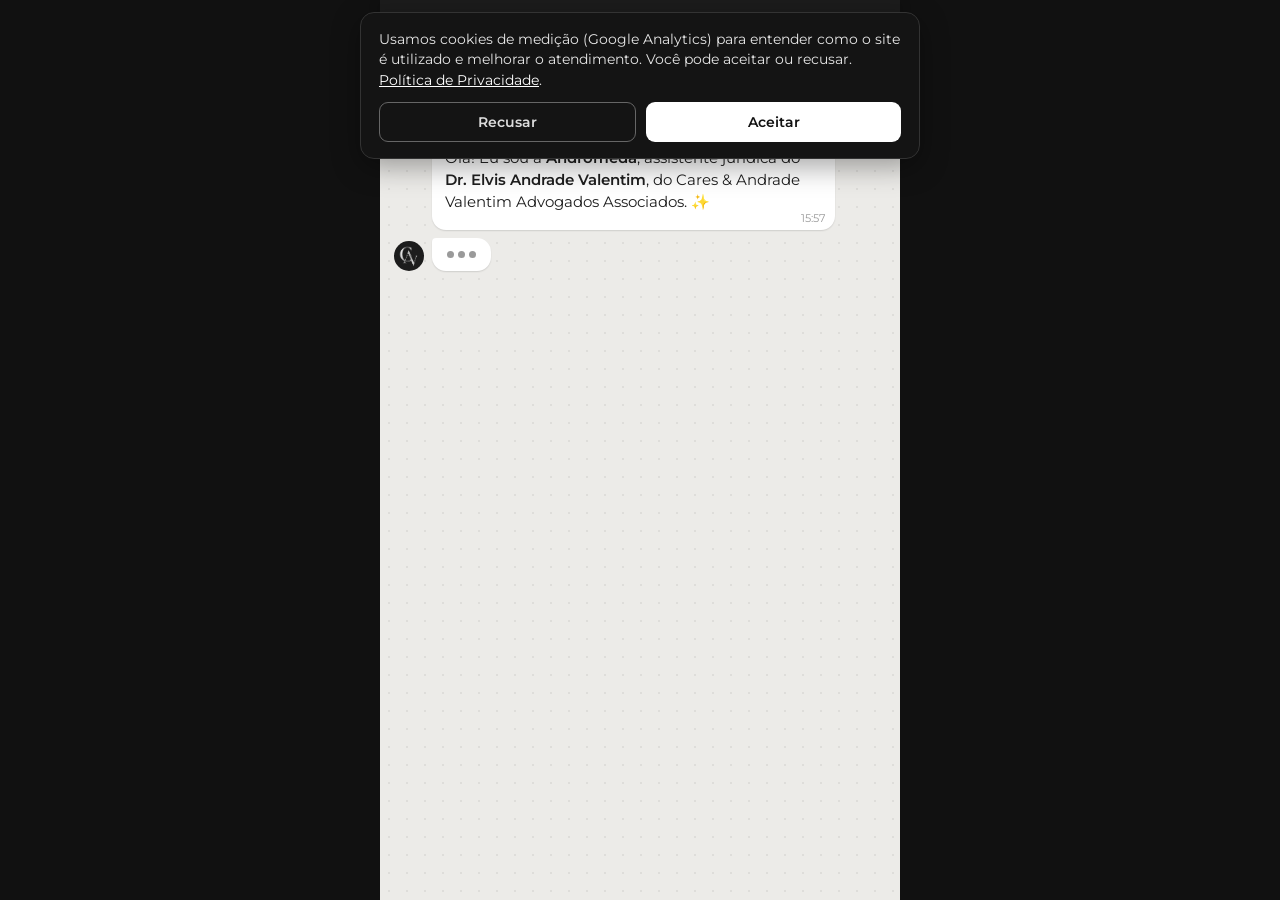
<file: elvis/index.html>
<!DOCTYPE html>
<html lang="pt-BR" data-cav-base="../" data-cav-banner="top">
<head>
<meta charset="utf-8">
<meta name="viewport" content="width=device-width, initial-scale=1, viewport-fit=cover">
<title>Andrômeda · Atendimento CAV</title>
<link rel="preconnect" href="https://fonts.googleapis.com">
<link href="https://fonts.googleapis.com/css2?family=Cormorant+Garamond:wght@500;600&family=Montserrat:wght@300;400;500;600&display=swap" rel="stylesheet">
<style>
  :root{
    --grafite:#1c1c1c; --grafite2:#2b2b2b; --cinza:#8a8a8a; --cinza-claro:#d9d9d9;
    --fundo:#ecebe8; --branco:#ffffff; --texto:#1f1f1f;
  }
  *{box-sizing:border-box;margin:0;padding:0}
  html,body{height:100%}
  body{font-family:'Montserrat',system-ui,sans-serif;background:#111;color:var(--texto);
    display:flex;justify-content:center}
  .app{width:100%;max-width:520px;height:100dvh;display:flex;flex-direction:column;background:var(--fundo);
    background-image:radial-gradient(rgba(0,0,0,.06) 1px,transparent 1px);background-size:18px 18px;position:relative}
  header{background:var(--grafite);color:var(--branco);display:flex;align-items:center;gap:14px;
    padding:calc(14px + env(safe-area-inset-top)) 18px 14px;box-shadow:0 2px 10px rgba(0,0,0,.25);z-index:2}
  .avatar{width:52px;height:52px;border-radius:50%;background:radial-gradient(circle at 35% 30%,#3a3a3a,#141414);
    border:1.5px solid #6f6f6f;display:flex;align-items:center;justify-content:center;flex-shrink:0;overflow:hidden}
  .avatar img{width:78%;height:auto}
  .who h1{font-family:'Cormorant Garamond',serif;font-weight:600;font-size:25px;letter-spacing:.3px;line-height:1.05}
  .who p{font-size:12.5px;color:#bdbdbd;margin-top:3px;display:flex;align-items:center;gap:6px}
  .dot{width:8px;height:8px;border-radius:50%;background:#e6e6e6;box-shadow:0 0 0 0 rgba(230,230,230,.6);animation:pulse 2s infinite}
  @keyframes pulse{0%{box-shadow:0 0 0 0 rgba(230,230,230,.5)}70%{box-shadow:0 0 0 7px rgba(230,230,230,0)}100%{box-shadow:0 0 0 0 rgba(230,230,230,0)}}
  .brand{margin-left:auto;text-align:right;font-family:'Cormorant Garamond',serif;font-size:12px;color:#a9a9a9;line-height:1.15;letter-spacing:.5px}
  #chat{flex:1;overflow-y:auto;padding:18px 14px 10px;display:flex;flex-direction:column;gap:8px;scroll-behavior:smooth}
  .day{align-self:center;background:rgba(255,255,255,.85);color:#6b6b6b;font-size:12px;padding:5px 12px;border-radius:8px;margin-bottom:6px}
  .row{display:flex;align-items:flex-end;gap:8px}
  .row.user{justify-content:flex-end}
  .mini{width:30px;height:30px;border-radius:50%;background:#1c1c1c;display:flex;align-items:center;justify-content:center;flex-shrink:0;visibility:hidden}
  .mini img{width:76%}
  .row.last .mini{visibility:visible}
  .bubble{max-width:82%;padding:10px 13px 18px;border-radius:14px;font-size:15px;line-height:1.45;position:relative;
    box-shadow:0 1px 1.5px rgba(0,0,0,.12);animation:pop .22s ease-out;white-space:pre-wrap;word-wrap:break-word}
  .bot .bubble{background:var(--branco);border-top-left-radius:4px}
  .user .bubble{background:var(--grafite2);color:var(--branco);border-top-right-radius:4px}
  .bubble b{font-weight:600}
  .time{position:absolute;right:10px;bottom:4px;font-size:10.5px;color:#9a9a9a}
  .user .time{color:#a9a9a9}
  @keyframes pop{from{opacity:0;transform:translateY(6px)}to{opacity:1;transform:none}}
  .typing{display:inline-flex;gap:4px;padding:13px 15px}
  .typing span{width:7px;height:7px;border-radius:50%;background:#9a9a9a;animation:blink 1.2s infinite}
  .typing span:nth-child(2){animation-delay:.2s}.typing span:nth-child(3){animation-delay:.4s}
  @keyframes blink{0%,60%,100%{opacity:.25}30%{opacity:1}}
  .options{display:flex;flex-direction:column;gap:7px;padding:4px 0 6px 38px;animation:pop .25s ease-out}
  .opt{background:var(--branco);border:1.5px solid var(--grafite2);color:var(--grafite);font:500 14.5px 'Montserrat',sans-serif;
    padding:11px 14px;border-radius:12px;text-align:left;cursor:pointer;transition:.15s}
  .opt:hover,.opt:focus-visible{background:var(--grafite2);color:var(--branco);outline:none}
  .opt.urgent{border-color:#000;background:#000;color:#fff}
  .cta{display:block;text-align:center;text-decoration:none;background:var(--grafite);color:#fff;font:600 15px 'Montserrat',sans-serif;
    padding:14px 16px;border-radius:12px;margin-top:2px;letter-spacing:.3px;box-shadow:0 3px 10px rgba(0,0,0,.2)}
  .cta.alt{background:var(--branco);color:var(--grafite);border:1.5px solid var(--grafite2);box-shadow:none;font-weight:500}
  .note{font-size:11.5px;color:#777;text-align:center;padding:2px 20px 4px;line-height:1.4}
  footer{padding:10px 12px calc(10px + env(safe-area-inset-bottom));background:transparent;display:flex;gap:8px;align-items:center}
  footer.hidden{display:none}
  #input{flex:1;border:none;border-radius:24px;padding:14px 18px;font:400 15.5px 'Montserrat',sans-serif;background:var(--branco);
    box-shadow:0 1px 3px rgba(0,0,0,.12);outline:none;color:var(--texto)}
  #send{width:50px;height:50px;border-radius:50%;border:none;background:var(--grafite);display:flex;align-items:center;justify-content:center;cursor:pointer;flex-shrink:0}
  #send svg{width:22px;height:22px;fill:#fff}
  #skip{border:none;background:transparent;font:500 13px 'Montserrat';color:#555;padding:8px;cursor:pointer;display:none}
  .restart{align-self:center;background:none;border:none;color:#666;font:500 12.5px 'Montserrat';text-decoration:underline;cursor:pointer;margin:6px 0 10px}
</style>
</head>
<body>
<div class="app">
  <header>
    <div class="avatar"><img src="[data-uri]" alt="CAV"></div>
    <div class="who">
      <h1>Andrômeda</h1>
      <p><span class="dot"></span><span id="sub">Assistente jurídica · online</span></p>
    </div>
    <div class="brand">Cares &amp;<br>Andrade Valentim</div>
  </header>
  <div id="chat" aria-live="polite"><div class="day">Hoje</div></div>
  <footer id="bar" class="hidden">
    <button id="skip" type="button">Pular</button>
    <input id="input" type="text" autocomplete="off" placeholder="Digite aqui">
    <button id="send" type="button" aria-label="Enviar"><svg viewBox="0 0 24 24"><path d="M2 21l21-9L2 3v7l15 2-15 2z"/></svg></button>
  </footer>
</div>

<script>
const CFG = {"nome": "Andrômeda", "whatsapp": "5567992063698", "fone": "(67) 99206-3698", "sub": "Assistente do Dr. Elvis", "origem": "Instagram/site do Dr. Elvis", "advogado": "Dr. Elvis Andrade Valentim", "intro": "Olá! Eu sou a <b>Andrômeda</b>, assistente jurídica do <b>Dr. Elvis Andrade Valentim</b>, do Cares &amp; Andrade Valentim Advogados Associados. ✨", "final": "O Dr. Elvis ou a nossa equipe dará sequência ao seu atendimento."};
const PLANTAO = "5567974008906";
const AVATAR = document.querySelector('.avatar img').src;
const chat = document.getElementById('chat');
const bar = document.getElementById('bar');
const input = document.getElementById('input');
const sendBtn = document.getElementById('send');
const skipBtn = document.getElementById('skip');

const A = {}; // respostas
document.getElementById('sub').textContent = CFG.sub + ' · online';
const sleep = ms => new Promise(r => setTimeout(r, ms));
const esc = s => String(s).replace(/[&<>"']/g, c => ({'&':'&amp;','<':'&lt;','>':'&gt;','"':'&quot;',"'":'&#39;'}[c]));
const now = () => new Date().toLocaleTimeString('pt-BR',{hour:'2-digit',minute:'2-digit'});
const first = () => (A.nome || '').trim().split(/\s+/)[0];

function scroll(){ requestAnimationFrame(()=>{ chat.scrollTop = chat.scrollHeight; }); }

function addRow(who, html){
  if (who === 'bot') chat.querySelectorAll('.row.bot.last').forEach(r => r.classList.remove('last'));
  const row = document.createElement('div');
  row.className = 'row ' + who + (who === 'bot' ? ' last' : '');
  row.innerHTML = (who === 'bot' ? `<div class="mini"><img src="${AVATAR}" alt=""></div>` : '') +
    `<div class="bubble">${html}<span class="time">${now()}</span></div>`;
  chat.appendChild(row); scroll(); return row;
}

async function bot(html, wait){
  const t = document.createElement('div');
  t.className = 'row bot';
  t.innerHTML = `<div class="mini" style="visibility:visible"><img src="${AVATAR}" alt=""></div><div class="bubble typing"><span></span><span></span><span></span></div>`;
  chat.querySelectorAll('.row.bot.last').forEach(r => r.classList.remove('last'));
  chat.appendChild(t); scroll();
  await sleep(wait ?? Math.min(1500, 500 + html.length * 12));
  t.remove(); addRow('bot', html);
}

function user(text){ addRow('user', esc(text)); }

function choose(options){
  return new Promise(resolve => {
    const box = document.createElement('div'); box.className = 'options';
    options.forEach(o => {
      const label = typeof o === 'string' ? o : o.label;
      const b = document.createElement('button'); b.type = 'button'; b.className = 'opt' + (o.urgent ? ' urgent' : ''); b.textContent = label;
      b.onclick = () => { box.remove(); user(label); resolve(typeof o === 'string' ? o : (o.value ?? o.label)); };
      box.appendChild(b);
    });
    chat.appendChild(box); scroll();
  });
}

function ask(placeholder, optional){
  return new Promise(resolve => {
    bar.classList.remove('hidden'); input.value = ''; input.placeholder = placeholder || 'Digite aqui';
    skipBtn.style.display = optional ? 'block' : 'none';
    setTimeout(() => input.focus(), 50);
    const done = (val) => { cleanup(); bar.classList.add('hidden'); resolve(val); };
    const submit = () => { const v = input.value.trim(); if (!v) { input.focus(); return; } user(v); done(v); };
    const onKey = e => { if (e.key === 'Enter') { e.preventDefault(); submit(); } };
    const onSkip = () => { user('Prefiro pular'); done(''); };
    function cleanup(){ sendBtn.removeEventListener('click', submit); input.removeEventListener('keydown', onKey); skipBtn.removeEventListener('click', onSkip); }
    sendBtn.addEventListener('click', submit); input.addEventListener('keydown', onKey); skipBtn.addEventListener('click', onSkip);
  });
}

const CIDADE = { key:'cidade', type:'text', q:'Em qual <b>cidade</b> você está (ou onde o caso acontece)?', ph:'Ex.: Naviraí/MS' };

const FLOWS = {
  'Criminal / Plantão 24h': [
    { key:'situacao', type:'options', q:'Entendi. Qual destas situações descreve melhor o seu caso?',
      options:[ {label:'🚨 Alguém foi preso agora (flagrante)', value:'Prisão em flagrante (agora)', urgent:true},
                'Intimação ou investigação da polícia', 'Já existe um processo criminal', 'Execução penal (cumprimento de pena)', 'Outra situação' ] },
    { key:'cidade', type:'text', q: a => a.urgente ? 'Situações de prisão são tratadas com <b>prioridade</b> pelo nosso plantão.\n\nEm qual <b>cidade</b> a pessoa foi presa ou está detida?' : CIDADE.q, ph:'Ex.: Naviraí/MS' },
    { key:'vinculo', type:'options', q:'Você é a própria pessoa envolvida ou um familiar/amigo?', options:['Sou a própria pessoa','Sou familiar ou amigo(a)'] },
  ],
  'Família': [
    { key:'situacao', type:'options', q:'Certo. Sobre qual assunto você precisa de orientação?', options:['Divórcio ou união estável','Pensão alimentícia','Guarda e convivência','Inventário e partilha','Outro assunto de família'] },
    { key:'processo', type:'options', q:'Já existe algum processo sobre isso?', options:['Sim','Não','Não sei'] },
    CIDADE,
  ],
  'Trabalhista': [
    { key:'situacao', type:'options', q:'Certo. O que melhor descreve sua situação?', options:['Fui demitido(a) / verbas rescisórias','Quero sair por falta grave do empregador','Acidente ou doença do trabalho','Sou empregador e preciso de orientação','Outra situação'] },
    { key:'vinculo', type:'options', q:'Qual a sua situação com a empresa hoje?', options:['Ainda trabalho lá','Saí há menos de dois anos','Saí há mais de dois anos','Sou o empregador'] },
    CIDADE,
  ],
  'Previdenciário (INSS)': [
    { key:'situacao', type:'options', q:'Certo. Qual benefício você busca?', options:['Aposentadoria','BPC/LOAS','Auxílio por incapacidade','Salário-maternidade','Pensão por morte','Outro'] },
    { key:'inss', type:'options', q:'Você já fez o pedido no INSS?', options:['Ainda não','Sim, está em análise','Sim, foi negado'] },
    CIDADE,
  ],
  'Cível, Consumidor e Saúde': [
    { key:'situacao', type:'options', q:'Certo. Qual destas situações é a sua?', options:['Negativa de plano de saúde ou do SUS','Cobrança ou negativação indevida','Problema com banco ou empresa','Contrato','Indenização','Outra situação'] },
    { key:'urgencia', type:'options', q:'Existe alguma urgência? (ex.: cirurgia ou tratamento com data marcada)', options:['Sim, é urgente','Não'] },
    CIDADE,
  ],
  'Empresas': [
    { key:'situacao', type:'options', q:'Certo. Em que sua empresa precisa de apoio?', options:['Cobrança de clientes inadimplentes','Contratos','Notificação extrajudicial','Consultoria tributária','Questões trabalhistas da empresa','Outro'] },
    { key:'porte', type:'options', q:'Qual o porte da empresa?', options:['MEI','ME / EPP','Média ou grande'] },
    CIDADE,
  ],
  'Servidor Público': [
    { key:'situacao', type:'options', q:'Certo. Qual destas situações é a sua?', options:['Desvio ou acúmulo de função','Insalubridade ou periculosidade','Diferenças salariais, progressões ou promoções','Processo administrativo disciplinar (PAD)','Outra situação'] },
    { key:'esfera', type:'options', q:'Você é servidor de qual esfera?', options:['Municipal','Estadual','Federal'] },
    CIDADE,
  ],
  'Já sou cliente': [
    { key:'advogado', type:'options', q:'Que bom ter você de volta! Com qual advogado você é atendido(a)?', options:['Dr. Elvis Andrade Valentim','Dr. Júnior Cares','Não lembro'] },
    { key:'situacao', type:'options', q: a => (CFG.advogado ? 'Que bom ter você de volta! ' : '') + 'Sobre o que você deseja falar?', options:['Andamento do processo','Enviar documentos','Agendar reunião','Financeiro','Outro assunto'] },
  ],
};

const LABELS = { esfera:'Esfera', situacao:'Situação', processo:'Já existe processo', vinculo:'Vínculo', inss:'Pedido no INSS', urgencia:'Urgência', porte:'Porte', advogado:'Advogado', cidade:'Cidade', relato:'Relato' };

function whatsappLink(){
  const L = [];
  if (A.urgente) L.push('🚨 *PLANTÃO CRIMINAL*');
  L.push(`Olá! Vim pelo atendimento da ${CFG.nome}.`);
  L.push(`*Origem:* ${CFG.origem}`);
  L.push('');
  L.push(`*Nome:* ${A.nome}`);
  L.push(`*Área:* ${A.area}`);
  ['situacao','esfera','vinculo','processo','inss','urgencia','porte','advogado','cidade','relato'].forEach(k => { if (A[k]) L.push(`*${LABELS[k]}:* ${A[k]}`); });
  return `https://wa.me/${A.urgente ? PLANTAO : CFG.whatsapp}?text=${encodeURIComponent(L.join('\n'))}`;
}

async function run(){
  Object.keys(A).forEach(k => delete A[k]);
  await bot(CFG.intro, 900);
  await bot('Sou um atendimento automatizado: vou fazer algumas perguntas rápidas para encaminhar seu caso ao advogado certo. Leva menos de um minuto.');
  await bot('Antes de tudo, como posso chamar você?', 700);
  A.nome = await ask('Digite seu nome');

  await bot(`Prazer, <b>${esc(first())}</b>! Em qual destas áreas você precisa de ajuda?`);
  A.area = await choose(Object.keys(FLOWS).map(k => k === 'Criminal / Plantão 24h' ? {label:'⚖️ Criminal / Plantão 24h', value:k} : k));

  if (CFG.advogado) A.advogado = CFG.advogado;
  for (const step of FLOWS[A.area]){
    if (step.key === 'advogado' && CFG.advogado) continue;
    const q = typeof step.q === 'function' ? step.q(A) : step.q;
    await bot(q);
    if (step.type === 'options') A[step.key] = await choose(step.options);
    else A[step.key] = await ask(step.ph);
    if (step.key === 'situacao' && A.situacao === 'Prisão em flagrante (agora)') A.urgente = true;
  }

  if (!A.urgente){
    await bot('Se quiser, descreva <b>em poucas palavras</b> o que aconteceu. Não é obrigatório — os detalhes você poderá passar diretamente ao advogado.');
    A.relato = await ask('Escreva aqui (opcional)', true);
  }

  if (A.urgente){
    await bot(`Obrigada, <b>${esc(first())}</b>. Toque no botão abaixo para falar <b>agora</b> com o advogado de plantão pelo WhatsApp. A mensagem já vai com o seu resumo preenchido.`);
  } else {
    await bot(`Pronto, <b>${esc(first())}</b>! Toque no botão abaixo para enviar seu resumo pelo WhatsApp. ${CFG.final}`);
  }
  const box = document.createElement('div'); box.className = 'options';
  box.innerHTML = `<a class="cta" href="${whatsappLink()}" target="_blank" rel="noopener">${A.urgente ? '🚨 Falar com o plantão agora' : 'Enviar pelo WhatsApp'}</a>`;
  box.querySelector('.cta').addEventListener('click', () => window.cavTrack && window.cavTrack('generate_lead', { area: A.area, assistente: CFG.nome, plantao: A.urgente ? 'sim' : 'nao' }));
  chat.appendChild(box);
  const note = document.createElement('div'); note.className = 'note';
  note.innerHTML = (A.urgente ? 'Plantão: (67) 97400-8906' : 'WhatsApp: ' + CFG.fone) + ' · Rua Faustina Andrade da Silva, 334, Sala C, Naviraí/MS<br>Atendimento automatizado de triagem. Não constitui consulta jurídica. Suas informações são usadas apenas para o seu atendimento.';
  chat.appendChild(note);
  const r = document.createElement('button'); r.className = 'restart'; r.type = 'button'; r.textContent = 'Recomeçar atendimento';
  r.onclick = () => { chat.innerHTML = '<div class="day">Hoje</div>'; run(); };
  chat.appendChild(r); scroll();
}

run();
</script>
<script src="../assets/cav-analytics.js"></script>
</body>
</html>
</file>
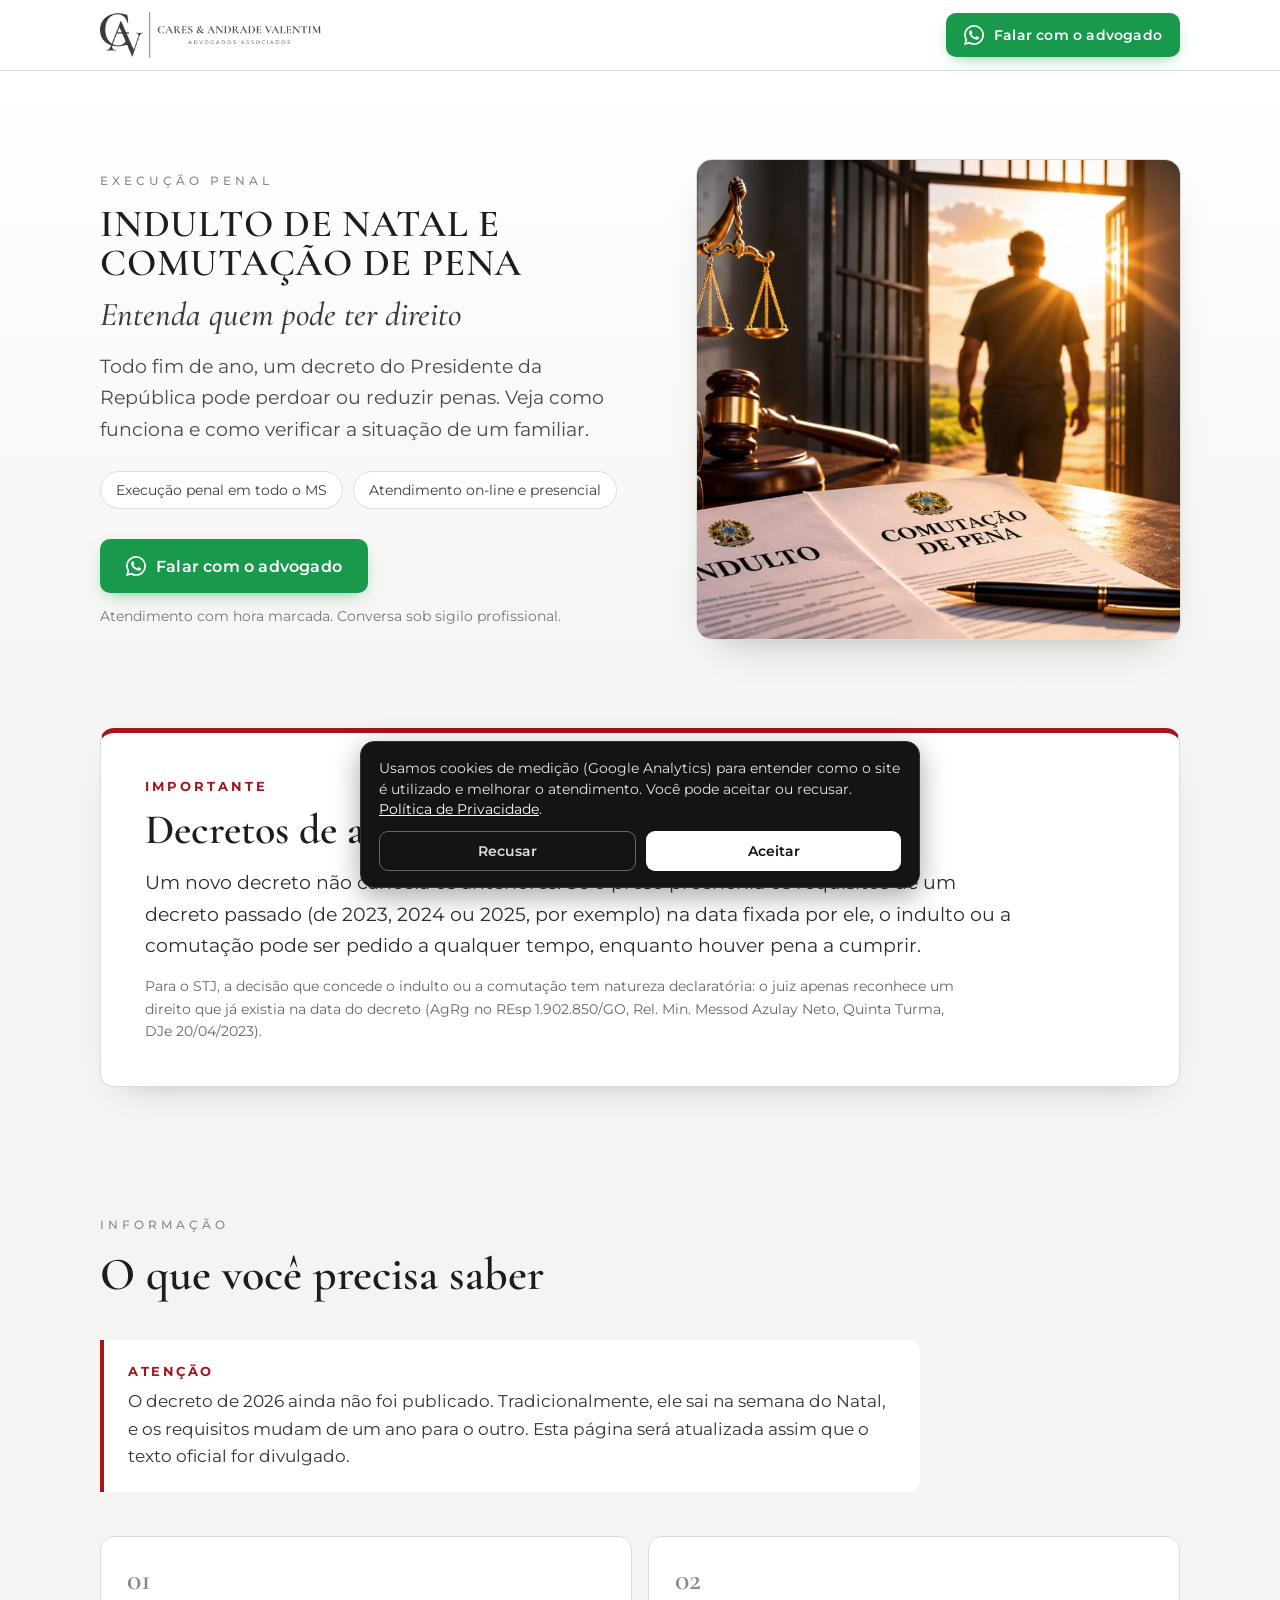
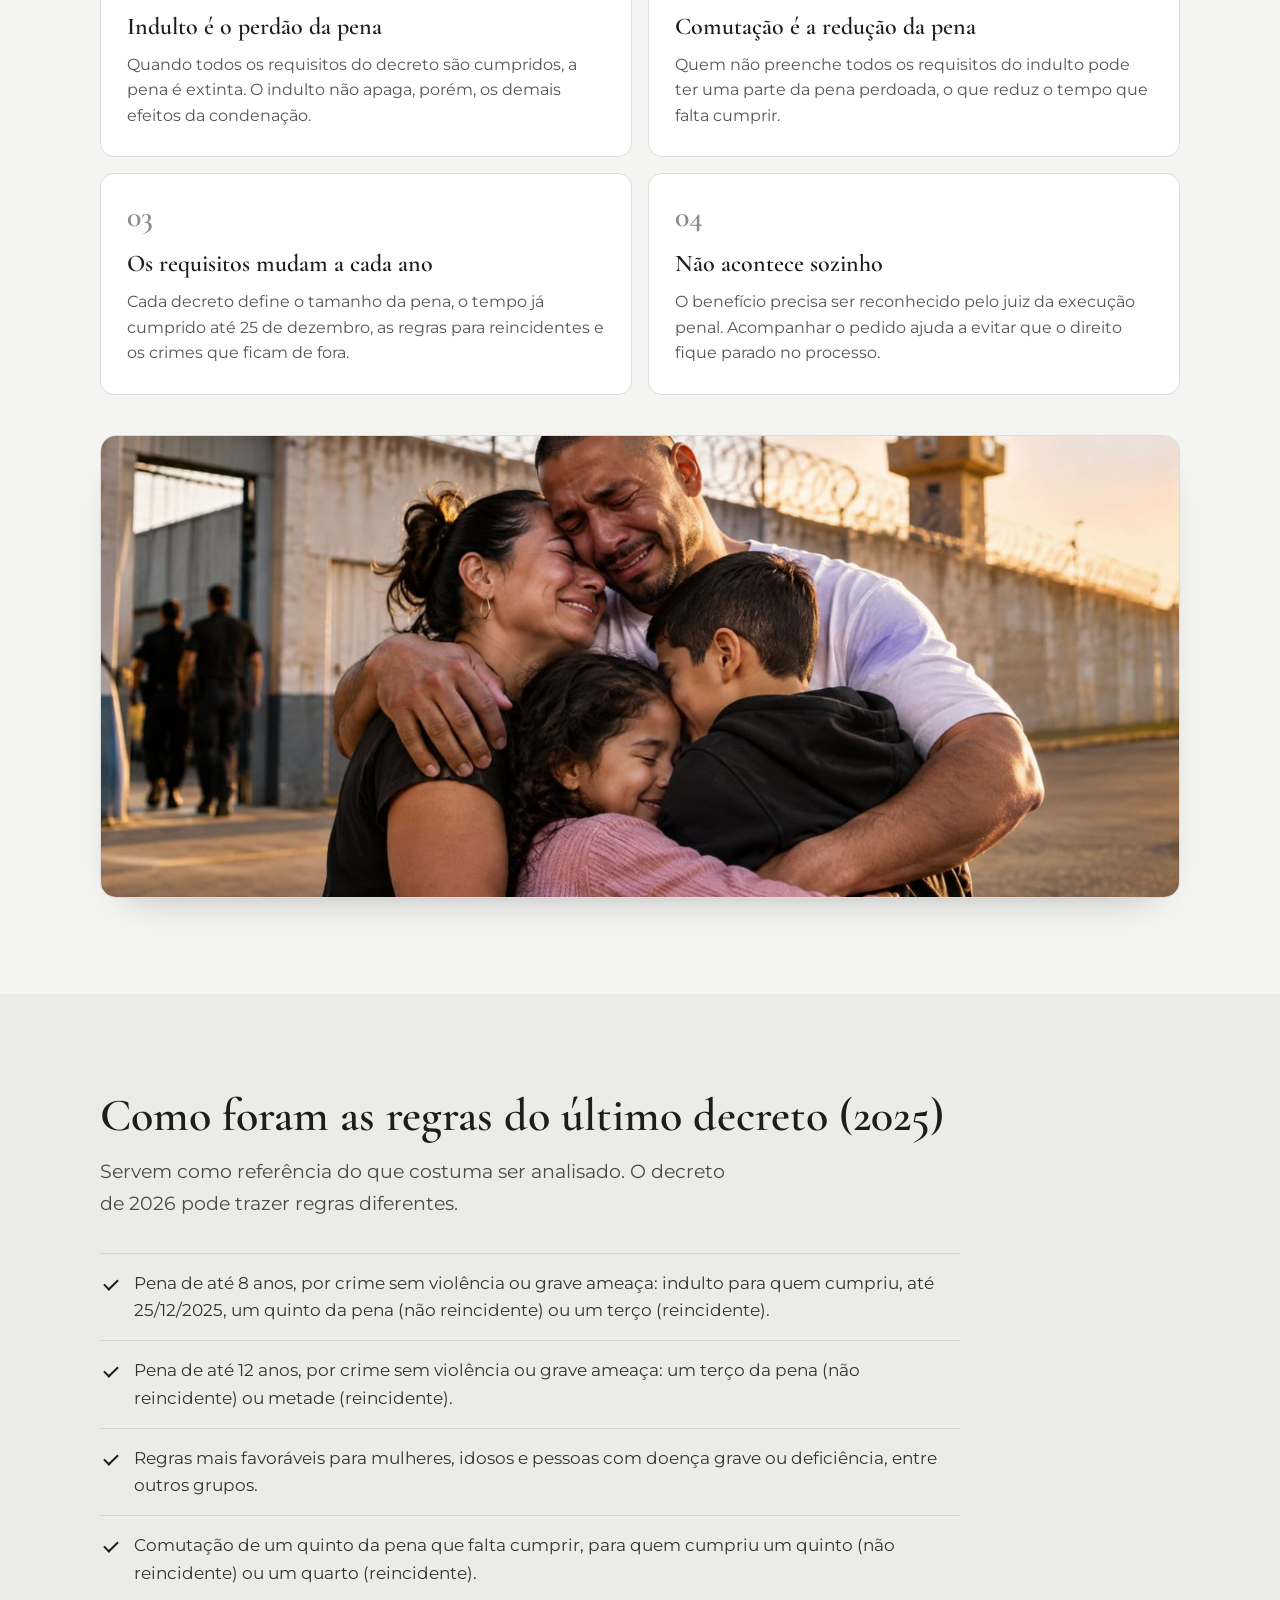
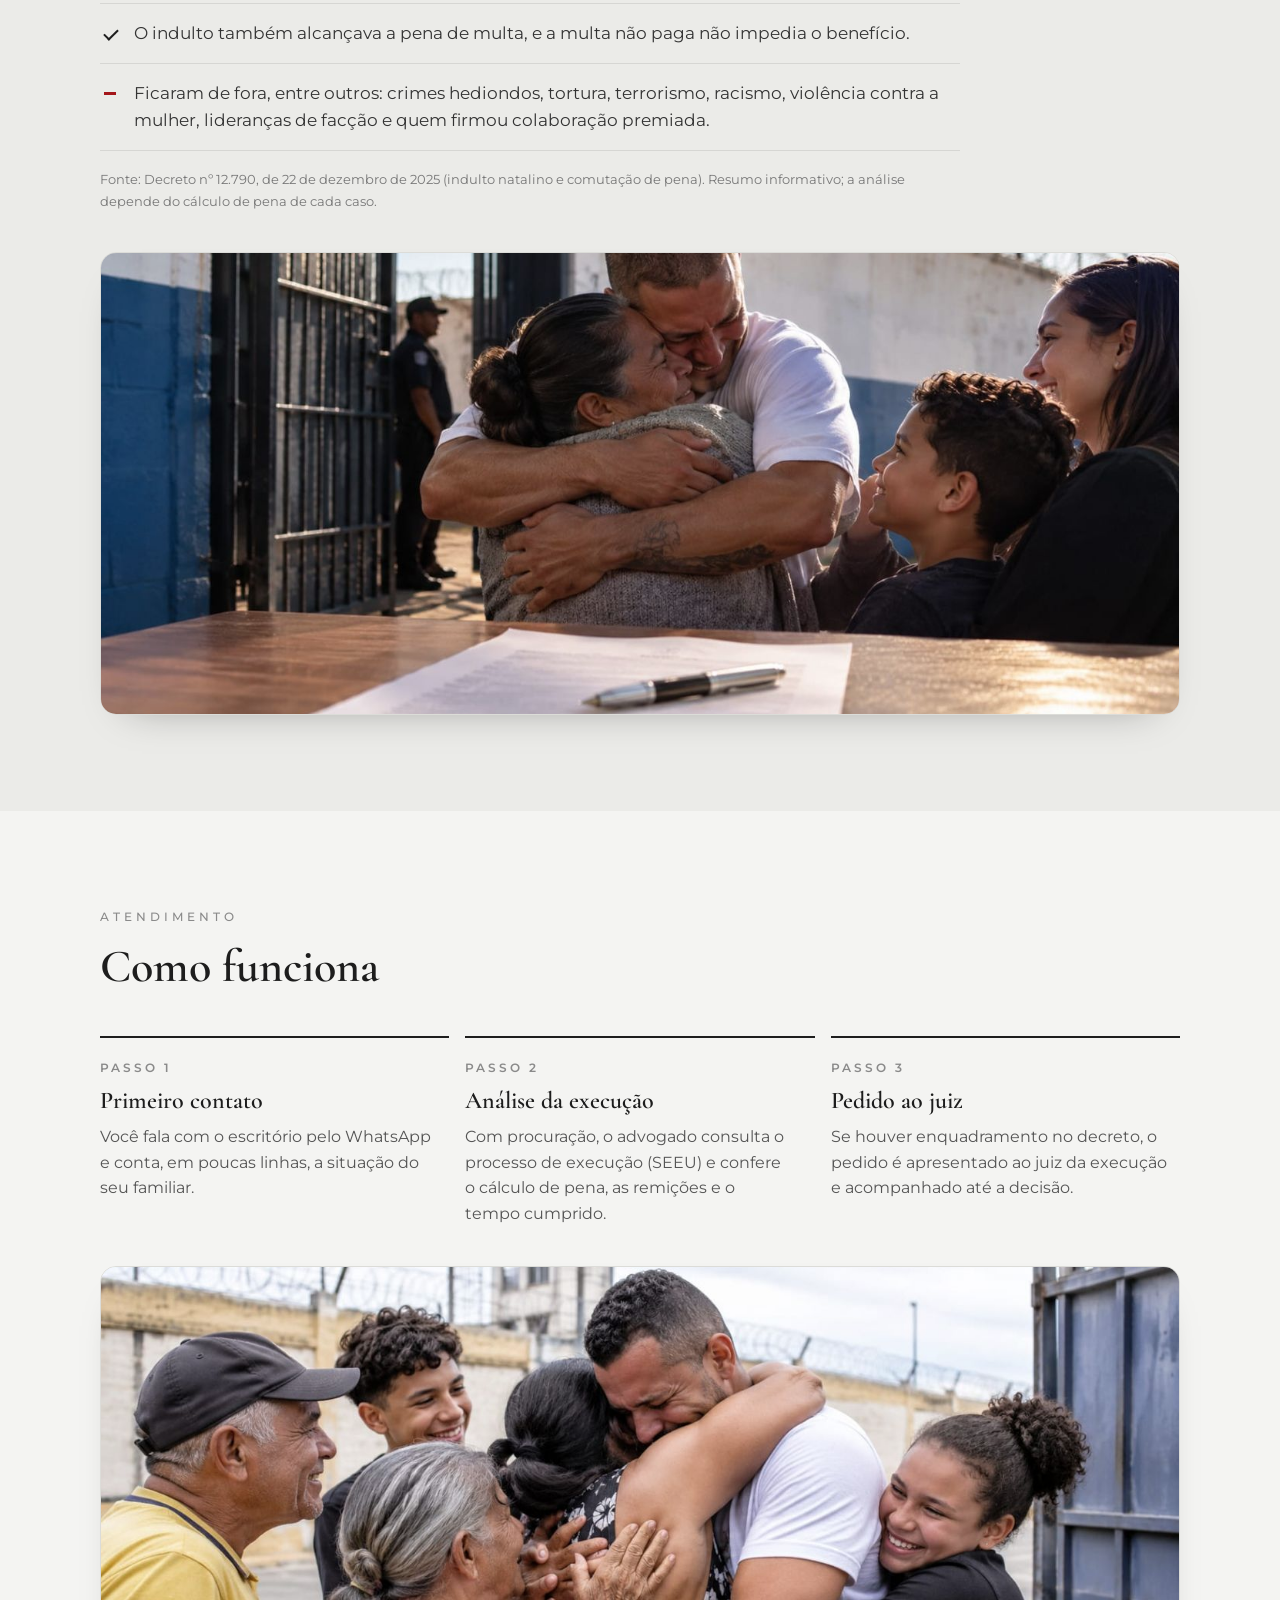
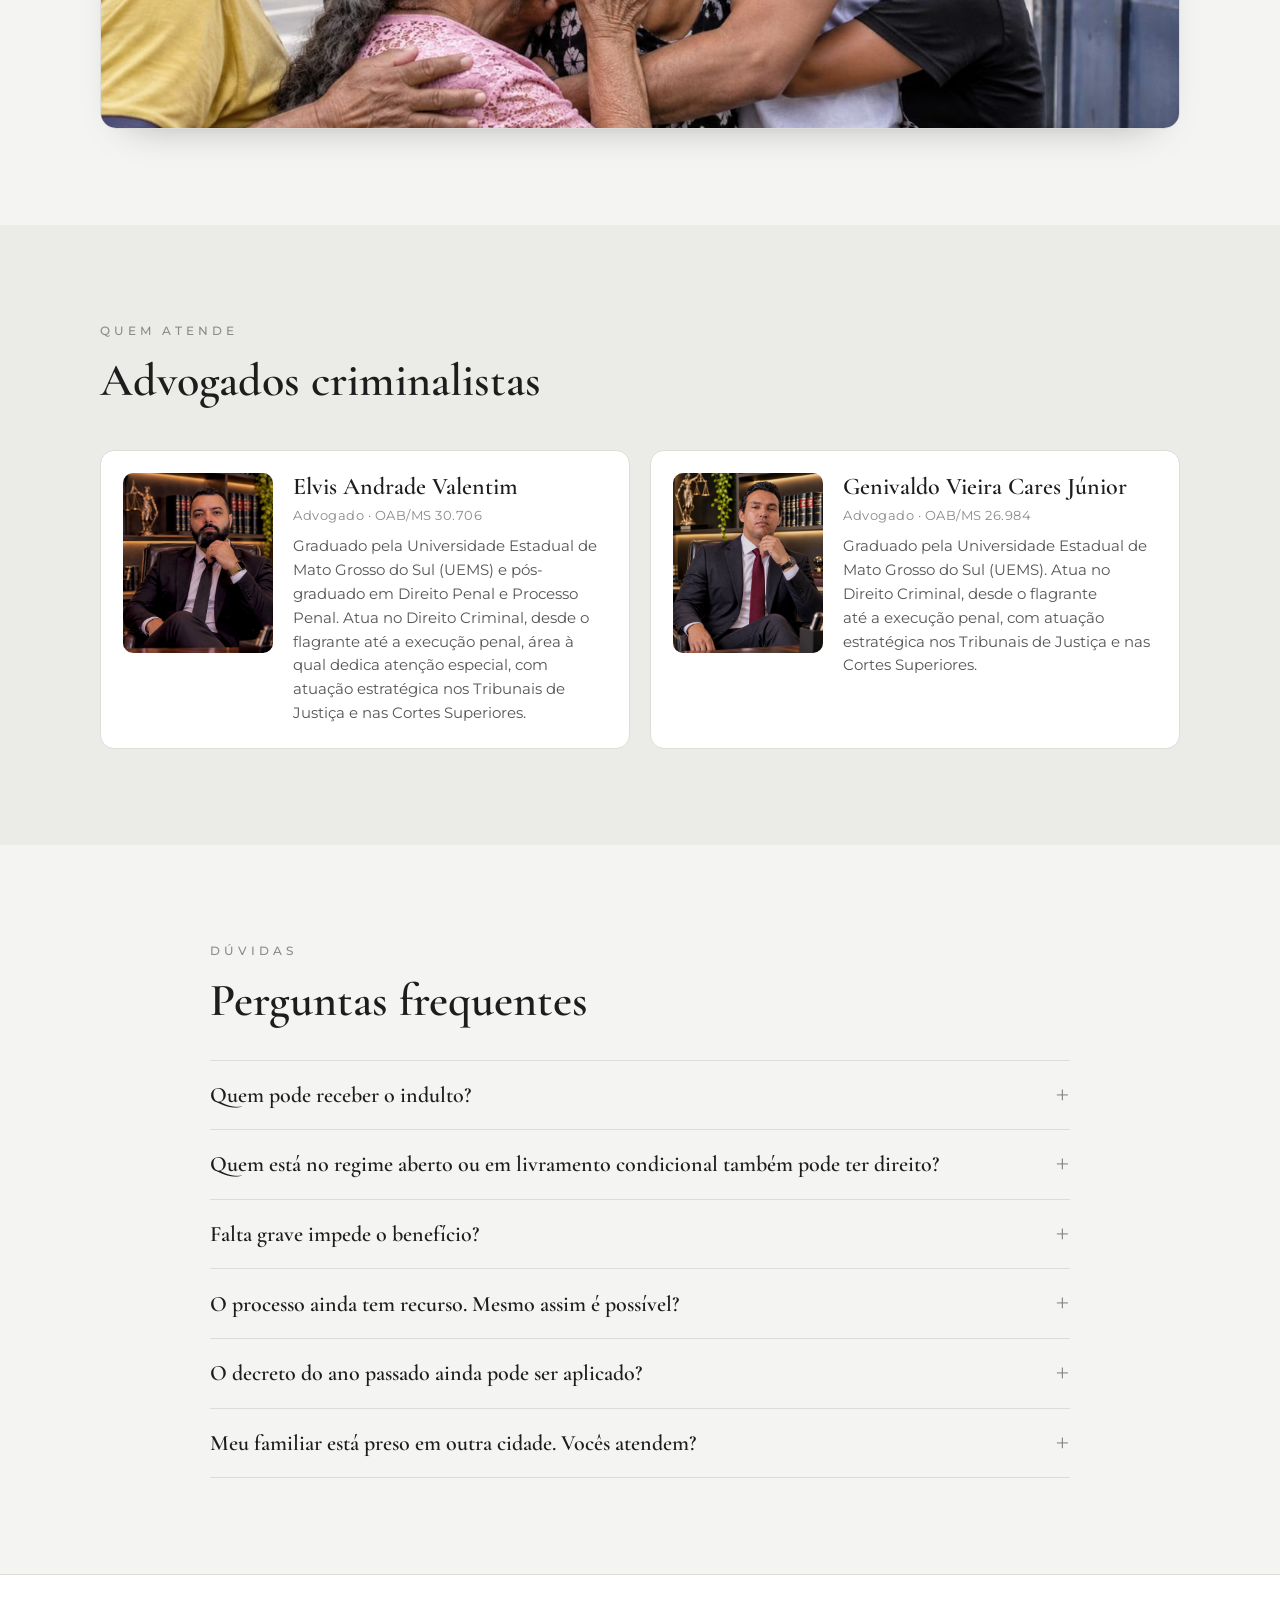
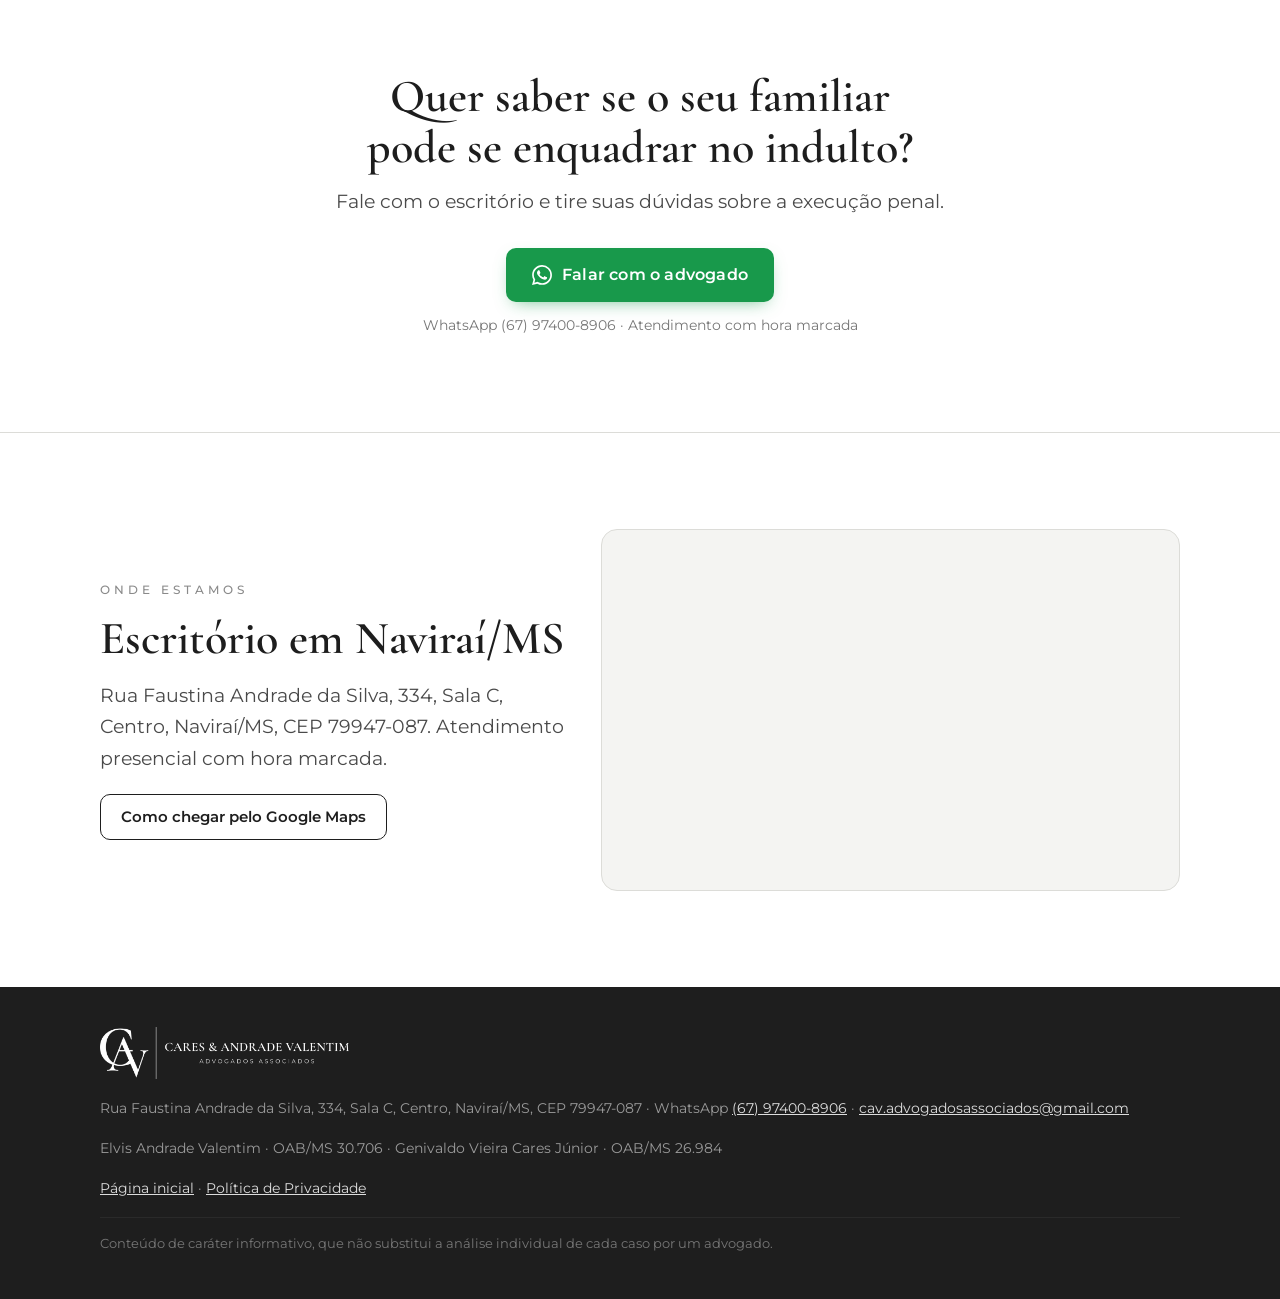
<file: indulto/index.html>
<!DOCTYPE html>
<html lang="pt-BR" data-cav-base="../">
<head>
<meta charset="utf-8">
<meta name="viewport" content="width=device-width, initial-scale=1">
<title>Indulto de Natal e comutação de pena: quem pode ter direito · Cares &amp; Andrade Valentim Advogados Associados</title>
<meta name="description" content="Entenda como funcionam o indulto natalino e a comutação de pena, quais requisitos costumam ser exigidos e como verificar a situação de um familiar preso. Naviraí e todo o MS.">
<link rel="canonical" href="https://cavadvogadosassociados.com.br/indulto/">
<link rel="icon" href="../assets/favicon.png">
<meta property="og:type" content="website">
<meta property="og:title" content="Indulto de Natal e comutação de pena: quem pode ter direito">
<meta property="og:description" content="Entenda como funcionam o indulto natalino e a comutação de pena, quais requisitos costumam ser exigidos e como verificar a situação de um familiar preso. Naviraí e todo o MS.">
<meta property="og:image" content="https://cavadvogadosassociados.com.br/assets/og.png">
<meta property="og:url" content="https://cavadvogadosassociados.com.br/indulto/">
<meta name="theme-color" content="#121212">
<link rel="preconnect" href="https://fonts.googleapis.com">
<link href="https://fonts.googleapis.com/css2?family=Cormorant+Garamond:wght@500;600&family=Montserrat:wght@300;400;500;600&display=swap" rel="stylesheet">
<link rel="stylesheet" href="../assets/lp.css">
<script type="application/ld+json">
{"@context":"https://schema.org","@type":"FAQPage","mainEntity":[
    {"@type":"Question","name":"Quem pode receber o indulto?","acceptedAnswer":{"@type":"Answer","text":"Depende das regras de cada decreto: tamanho da pena, tempo cumprido até 25 de dezembro, tipo de crime, reincidência e comportamento. Por isso, cada caso precisa ser conferido no cálculo de pena."}},
    {"@type":"Question","name":"Quem está no regime aberto ou em livramento condicional também pode ter direito?","acceptedAnswer":{"@type":"Answer","text":"Pode. No decreto de 2025, por exemplo, havia hipóteses específicas para quem estava em livramento condicional ou no regime aberto."}},
    {"@type":"Question","name":"Falta grave impede o benefício?","acceptedAnswer":{"@type":"Answer","text":"Pode impedir. Os decretos costumam exigir que não haja falta grave reconhecida pelo juiz em determinado período. É um dos pontos conferidos na análise."}},
    {"@type":"Question","name":"O processo ainda tem recurso. Mesmo assim é possível?","acceptedAnswer":{"@type":"Answer","text":"Em 2025, o decreto admitia o indulto e a comutação mesmo com recurso da defesa pendente, desde que a condenação já fosse definitiva para a acusação."}},
    {"@type":"Question","name":"O decreto do ano passado ainda pode ser aplicado?","acceptedAnswer":{"@type":"Answer","text":"Pode. Um decreto novo não invalida os anteriores. Se os requisitos de um decreto passado estavam cumpridos na data fixada por ele, o benefício pode ser pedido agora, enquanto houver pena a cumprir."}},
    {"@type":"Question","name":"Meu familiar está preso em outra cidade. Vocês atendem?","acceptedAnswer":{"@type":"Answer","text":"Sim. A execução penal tramita pelo sistema eletrônico (SEEU), e o atendimento à família pode ser feito on-line ou presencialmente em Naviraí."}}
]}
</script>
</head>
<body data-lp="indulto">
<header class="topo"><div class="wrap">
  <a href="../"><img src="../assets/logo-horizontal-grafite.png" alt="Cares &amp; Andrade Valentim Advogados Associados" width="230" height="46"></a>
  <a class="btn btn-wa" href="https://wa.me/5567974008906?text=Ol%C3%A1%21%20Vim%20pela%20p%C3%A1gina%20sobre%20indulto%20e%20comuta%C3%A7%C3%A3o%20de%20pena%20e%20gostaria%20de%20orienta%C3%A7%C3%A3o." target="_blank" rel="noopener" data-lp="indulto" data-pos="topo"><svg viewBox="0 0 24 24" aria-hidden="true"><path d="M17.47 14.38c-.3-.15-1.76-.87-2.03-.97-.27-.1-.47-.15-.67.15-.2.3-.77.97-.94 1.16-.17.2-.35.22-.64.07-.3-.15-1.26-.46-2.39-1.47-.88-.79-1.48-1.76-1.65-2.06-.17-.3-.02-.46.13-.6.13-.13.3-.35.45-.52.15-.17.2-.3.3-.5.1-.2.05-.37-.03-.52-.07-.15-.67-1.61-.92-2.21-.24-.58-.49-.5-.67-.51h-.57c-.2 0-.52.07-.79.37-.27.3-1.04 1.02-1.04 2.48s1.07 2.88 1.21 3.07c.15.2 2.1 3.2 5.08 4.49.71.31 1.26.49 1.69.63.71.22 1.36.19 1.87.12.57-.09 1.76-.72 2.01-1.41.25-.7.25-1.29.17-1.41-.07-.13-.27-.2-.57-.35zM12.05 21.8h-.01a9.87 9.87 0 0 1-5.03-1.38l-.36-.21-3.74.98 1-3.65-.24-.37a9.86 9.86 0 0 1-1.51-5.26c0-5.45 4.44-9.88 9.89-9.88 2.64 0 5.12 1.03 6.99 2.9a9.82 9.82 0 0 1 2.89 6.99c0 5.45-4.44 9.88-9.88 9.88zm8.41-18.3A11.81 11.81 0 0 0 12.05 0C5.5 0 .16 5.34.16 11.89c0 2.1.55 4.14 1.59 5.95L.06 24l6.31-1.65a11.88 11.88 0 0 0 5.68 1.45h.01c6.55 0 11.89-5.34 11.89-11.89 0-3.18-1.24-6.16-3.49-8.41z"/></svg>Falar com o advogado</a>
</div></header>

<main>
<section class="hero"><div class="wrap">
  <div>
    <p class="eyebrow">Execução penal</p>
    <h1>INDULTO DE NATAL E COMUTAÇÃO DE PENA</h1>
    <p class="chamada">Entenda quem pode ter direito</p>
    <p class="lead">Todo fim de ano, um decreto do Presidente da República pode perdoar ou reduzir penas. Veja como funciona e como verificar a situação de um familiar.</p>
    <ul class="selos"><li>Execução penal em todo o MS</li><li>Atendimento on-line e presencial</li></ul>
    <div class="acao"><a class="btn btn-wa" href="https://wa.me/5567974008906?text=Ol%C3%A1%21%20Vim%20pela%20p%C3%A1gina%20sobre%20indulto%20e%20comuta%C3%A7%C3%A3o%20de%20pena%20e%20gostaria%20de%20orienta%C3%A7%C3%A3o." target="_blank" rel="noopener" data-lp="indulto" data-pos="hero"><svg viewBox="0 0 24 24" aria-hidden="true"><path d="M17.47 14.38c-.3-.15-1.76-.87-2.03-.97-.27-.1-.47-.15-.67.15-.2.3-.77.97-.94 1.16-.17.2-.35.22-.64.07-.3-.15-1.26-.46-2.39-1.47-.88-.79-1.48-1.76-1.65-2.06-.17-.3-.02-.46.13-.6.13-.13.3-.35.45-.52.15-.17.2-.3.3-.5.1-.2.05-.37-.03-.52-.07-.15-.67-1.61-.92-2.21-.24-.58-.49-.5-.67-.51h-.57c-.2 0-.52.07-.79.37-.27.3-1.04 1.02-1.04 2.48s1.07 2.88 1.21 3.07c.15.2 2.1 3.2 5.08 4.49.71.31 1.26.49 1.69.63.71.22 1.36.19 1.87.12.57-.09 1.76-.72 2.01-1.41.25-.7.25-1.29.17-1.41-.07-.13-.27-.2-.57-.35zM12.05 21.8h-.01a9.87 9.87 0 0 1-5.03-1.38l-.36-.21-3.74.98 1-3.65-.24-.37a9.86 9.86 0 0 1-1.51-5.26c0-5.45 4.44-9.88 9.89-9.88 2.64 0 5.12 1.03 6.99 2.9a9.82 9.82 0 0 1 2.89 6.99c0 5.45-4.44 9.88-9.88 9.88zm8.41-18.3A11.81 11.81 0 0 0 12.05 0C5.5 0 .16 5.34.16 11.89c0 2.1.55 4.14 1.59 5.95L.06 24l6.31-1.65a11.88 11.88 0 0 0 5.68 1.45h.01c6.55 0 11.89-5.34 11.89-11.89 0-3.18-1.24-6.16-3.49-8.41z"/></svg>Falar com o advogado</a></div>
    <p class="micro">Atendimento com hora marcada. Conversa sob sigilo profissional.</p>
  </div>
  <div class="h-vis"><img src="../assets/img/lp/indulto-hero.jpg" alt="Mesa com documentos de indulto e comutação de pena" width="1400" height="788" style="object-position:30% 50%"></div>
</div></section>

<section class="faixa"><div class="wrap"><div class="faixa-box">
  <p class="faixa-tag">Importante</p>
  <h2>Decretos de anos anteriores continuam valendo</h2>
  <p class="faixa-txt">Um novo decreto não cancela os anteriores. Se o preso preenchia os requisitos de um decreto passado (de 2023, 2024 ou 2025, por exemplo) na data fixada por ele, o indulto ou a comutação pode ser pedido a qualquer tempo, enquanto houver pena a cumprir.</p>
  <p class="faixa-ref">Para o STJ, a decisão que concede o indulto ou a comutação tem natureza declaratória: o juiz apenas reconhece um direito que já existia na data do decreto (AgRg no REsp 1.902.850/GO, Rel. Min. Messod Azulay Neto, Quinta Turma, DJe 20/04/2023).</p>
</div></div></section>

<section><div class="wrap">
  <p class="eyebrow">Informação</p>
  <h2>O que você precisa saber</h2>
  <div class="aviso"><b>Atenção</b><p>O decreto de 2026 ainda não foi publicado. Tradicionalmente, ele sai na semana do Natal, e os requisitos mudam de um ano para o outro. Esta página será atualizada assim que o texto oficial for divulgado.</p></div>
  <ol class="cards">
      <li><h3>Indulto é o perdão da pena</h3><p>Quando todos os requisitos do decreto são cumpridos, a pena é extinta. O indulto não apaga, porém, os demais efeitos da condenação.</p></li>
      <li><h3>Comutação é a redução da pena</h3><p>Quem não preenche todos os requisitos do indulto pode ter uma parte da pena perdoada, o que reduz o tempo que falta cumprir.</p></li>
      <li><h3>Os requisitos mudam a cada ano</h3><p>Cada decreto define o tamanho da pena, o tempo já cumprido até 25 de dezembro, as regras para reincidentes e os crimes que ficam de fora.</p></li>
      <li><h3>Não acontece sozinho</h3><p>O benefício precisa ser reconhecido pelo juiz da execução penal. Acompanhar o pedido ajuda a evitar que o direito fique parado no processo.</p></li>
  </ol>
  <figure class="foto-sec"><img src="../assets/img/lp/indulto-familia.jpg" alt="Família reunida" width="1400" height="788" style="object-position:50% 50%"></figure>
</div></section>

<section class="cinza"><div class="wrap">
  <h2>Como foram as regras do último decreto (2025)</h2>
  <p class="lead">Servem como referência do que costuma ser analisado. O decreto de 2026 pode trazer regras diferentes.</p>
  <ul class="lista">
      <li class="sim">Pena de até 8 anos, por crime sem violência ou grave ameaça: indulto para quem cumpriu, até 25/12/2025, um quinto da pena (não reincidente) ou um terço (reincidente).</li>
      <li class="sim">Pena de até 12 anos, por crime sem violência ou grave ameaça: um terço da pena (não reincidente) ou metade (reincidente).</li>
      <li class="sim">Regras mais favoráveis para mulheres, idosos e pessoas com doença grave ou deficiência, entre outros grupos.</li>
      <li class="sim">Comutação de um quinto da pena que falta cumprir, para quem cumpriu um quinto (não reincidente) ou um quarto (reincidente).</li>
      <li class="sim">O indulto também alcançava a pena de multa, e a multa não paga não impedia o benefício.</li>
      <li class="nao">Ficaram de fora, entre outros: crimes hediondos, tortura, terrorismo, racismo, violência contra a mulher, lideranças de facção e quem firmou colaboração premiada.</li>
  </ul>
  <p class="fonte">Fonte: Decreto nº 12.790, de 22 de dezembro de 2025 (indulto natalino e comutação de pena). Resumo informativo; a análise depende do cálculo de pena de cada caso.</p>
  <figure class="foto-sec"><img src="../assets/img/lp/indulto-2.jpg" alt="Família se reencontra junto à mesa com documentos" width="1400" height="788" style="object-position:50% 50%"></figure>
</div></section>

<section><div class="wrap">
  <p class="eyebrow">Atendimento</p>
  <h2>Como funciona</h2>
  <ol class="passos">
      <li><h3>Primeiro contato</h3><p>Você fala com o escritório pelo WhatsApp e conta, em poucas linhas, a situação do seu familiar.</p></li>
      <li><h3>Análise da execução</h3><p>Com procuração, o advogado consulta o processo de execução (SEEU) e confere o cálculo de pena, as remições e o tempo cumprido.</p></li>
      <li><h3>Pedido ao juiz</h3><p>Se houver enquadramento no decreto, o pedido é apresentado ao juiz da execução e acompanhado até a decisão.</p></li>
  </ol>
  <figure class="foto-sec"><img src="../assets/img/lp/indulto-3.jpg" alt="Família reunida em frente ao presídio" width="1400" height="788" style="object-position:50% 50%"></figure>
</div></section>

<section class="cinza"><div class="wrap">
  <p class="eyebrow">Quem atende</p>
  <h2>Advogados criminalistas</h2>
  <div class="socios">
      <article class="socio"><img src="../assets/img/dr-elvis.jpg" alt="Elvis Andrade Valentim" width="220" height="260"><div><h3>Elvis Andrade Valentim</h3><p class="oab">Advogado · OAB/MS 30.706</p><p>Graduado pela Universidade Estadual de Mato Grosso do Sul (UEMS) e pós-graduado em Direito Penal e Processo Penal. Atua no Direito Criminal, desde o flagrante até a execução penal, área à qual dedica atenção especial, com atuação estratégica nos Tribunais de Justiça e nas Cortes Superiores.</p></div></article>
      <article class="socio"><img src="../assets/img/dr-junior.jpg" alt="Genivaldo Vieira Cares Júnior" width="220" height="260"><div><h3>Genivaldo Vieira Cares Júnior</h3><p class="oab">Advogado · OAB/MS 26.984</p><p>Graduado pela Universidade Estadual de Mato Grosso do Sul (UEMS). Atua no Direito Criminal, desde o flagrante até a execução penal, com atuação estratégica nos Tribunais de Justiça e nas Cortes Superiores.</p></div></article>
  </div>
</div></section>

<section class="faq"><div class="wrap">
  <p class="eyebrow">Dúvidas</p>
  <h2>Perguntas frequentes</h2>
    <details><summary>Quem pode receber o indulto?</summary><p>Depende das regras de cada decreto: tamanho da pena, tempo cumprido até 25 de dezembro, tipo de crime, reincidência e comportamento. Por isso, cada caso precisa ser conferido no cálculo de pena.</p></details>
    <details><summary>Quem está no regime aberto ou em livramento condicional também pode ter direito?</summary><p>Pode. No decreto de 2025, por exemplo, havia hipóteses específicas para quem estava em livramento condicional ou no regime aberto.</p></details>
    <details><summary>Falta grave impede o benefício?</summary><p>Pode impedir. Os decretos costumam exigir que não haja falta grave reconhecida pelo juiz em determinado período. É um dos pontos conferidos na análise.</p></details>
    <details><summary>O processo ainda tem recurso. Mesmo assim é possível?</summary><p>Em 2025, o decreto admitia o indulto e a comutação mesmo com recurso da defesa pendente, desde que a condenação já fosse definitiva para a acusação.</p></details>
    <details><summary>O decreto do ano passado ainda pode ser aplicado?</summary><p>Pode. Um decreto novo não invalida os anteriores. Se os requisitos de um decreto passado estavam cumpridos na data fixada por ele, o benefício pode ser pedido agora, enquanto houver pena a cumprir.</p></details>
    <details><summary>Meu familiar está preso em outra cidade. Vocês atendem?</summary><p>Sim. A execução penal tramita pelo sistema eletrônico (SEEU), e o atendimento à família pode ser feito on-line ou presencialmente em Naviraí.</p></details>
</div></section>

<section class="final"><div class="wrap">
  <h2>Quer saber se o seu familiar pode se enquadrar no indulto?</h2>
  <p class="lead">Fale com o escritório e tire suas dúvidas sobre a execução penal.</p>
  <a class="btn btn-wa" href="https://wa.me/5567974008906?text=Ol%C3%A1%21%20Vim%20pela%20p%C3%A1gina%20sobre%20indulto%20e%20comuta%C3%A7%C3%A3o%20de%20pena%20e%20gostaria%20de%20orienta%C3%A7%C3%A3o." target="_blank" rel="noopener" data-lp="indulto" data-pos="final"><svg viewBox="0 0 24 24" aria-hidden="true"><path d="M17.47 14.38c-.3-.15-1.76-.87-2.03-.97-.27-.1-.47-.15-.67.15-.2.3-.77.97-.94 1.16-.17.2-.35.22-.64.07-.3-.15-1.26-.46-2.39-1.47-.88-.79-1.48-1.76-1.65-2.06-.17-.3-.02-.46.13-.6.13-.13.3-.35.45-.52.15-.17.2-.3.3-.5.1-.2.05-.37-.03-.52-.07-.15-.67-1.61-.92-2.21-.24-.58-.49-.5-.67-.51h-.57c-.2 0-.52.07-.79.37-.27.3-1.04 1.02-1.04 2.48s1.07 2.88 1.21 3.07c.15.2 2.1 3.2 5.08 4.49.71.31 1.26.49 1.69.63.71.22 1.36.19 1.87.12.57-.09 1.76-.72 2.01-1.41.25-.7.25-1.29.17-1.41-.07-.13-.27-.2-.57-.35zM12.05 21.8h-.01a9.87 9.87 0 0 1-5.03-1.38l-.36-.21-3.74.98 1-3.65-.24-.37a9.86 9.86 0 0 1-1.51-5.26c0-5.45 4.44-9.88 9.89-9.88 2.64 0 5.12 1.03 6.99 2.9a9.82 9.82 0 0 1 2.89 6.99c0 5.45-4.44 9.88-9.88 9.88zm8.41-18.3A11.81 11.81 0 0 0 12.05 0C5.5 0 .16 5.34.16 11.89c0 2.1.55 4.14 1.59 5.95L.06 24l6.31-1.65a11.88 11.88 0 0 0 5.68 1.45h.01c6.55 0 11.89-5.34 11.89-11.89 0-3.18-1.24-6.16-3.49-8.41z"/></svg>Falar com o advogado</a>
  <p class="micro">WhatsApp (67) 97400-8906 · Atendimento com hora marcada</p>
</div></section>
</main>

<section class="mapa"><div class="wrap">
  <div class="mapa-txt">
    <p class="eyebrow">Onde estamos</p>
    <h2>Escritório em Naviraí/MS</h2>
    <p class="lead">Rua Faustina Andrade da Silva, 334, Sala C, Centro, Naviraí/MS, CEP 79947-087. Atendimento presencial com hora marcada.</p>
    <a class="btn-mapa" href="https://www.google.com/maps/dir/?api=1&amp;destination=Cares+%26+Andrade+Valentim+Advogados+Associados,+Navira%C3%AD+-+MS" target="_blank" rel="noopener" data-lp="indulto" data-pos="mapa">Como chegar pelo Google Maps</a>
  </div>
  <div class="mapa-frame"><iframe title="Localização do escritório Cares &amp; Andrade Valentim no Google Maps" src="https://www.google.com/maps?q=Cares+%26+Andrade+Valentim+Advogados+Associados,+Navira%C3%AD+-+MS&amp;z=16&amp;output=embed" loading="lazy" referrerpolicy="no-referrer-when-downgrade"></iframe></div>
</div></section>

<footer class="rodape"><div class="wrap">
  <img src="../assets/logo-horizontal-branco.png" alt="Cares &amp; Andrade Valentim Advogados Associados" width="260" height="52">
  <p>Rua Faustina Andrade da Silva, 334, Sala C, Centro, Naviraí/MS, CEP 79947-087 · WhatsApp <a href="https://wa.me/5567974008906?text=Ol%C3%A1%21%20Vim%20pela%20p%C3%A1gina%20sobre%20indulto%20e%20comuta%C3%A7%C3%A3o%20de%20pena%20e%20gostaria%20de%20orienta%C3%A7%C3%A3o." data-lp="indulto" data-pos="rodape">(67) 97400-8906</a> · <a href="mailto:cav.advogadosassociados@gmail.com">cav.advogadosassociados@gmail.com</a></p>
  <p>Elvis Andrade Valentim · OAB/MS 30.706 · Genivaldo Vieira Cares Júnior · OAB/MS 26.984</p>
  <p><a href="../">Página inicial</a> · <a href="../privacidade.html">Política de Privacidade</a></p>
  <p class="aviso-legal">Conteúdo de caráter informativo, que não substitui a análise individual de cada caso por um advogado.</p>
</div></footer>

<a class="wa-flutuante" href="https://wa.me/5567974008906?text=Ol%C3%A1%21%20Vim%20pela%20p%C3%A1gina%20sobre%20indulto%20e%20comuta%C3%A7%C3%A3o%20de%20pena%20e%20gostaria%20de%20orienta%C3%A7%C3%A3o." target="_blank" rel="noopener" data-lp="indulto" data-pos="flutuante" aria-label="Falar com o advogado pelo WhatsApp"><svg viewBox="0 0 24 24" aria-hidden="true"><path d="M17.47 14.38c-.3-.15-1.76-.87-2.03-.97-.27-.1-.47-.15-.67.15-.2.3-.77.97-.94 1.16-.17.2-.35.22-.64.07-.3-.15-1.26-.46-2.39-1.47-.88-.79-1.48-1.76-1.65-2.06-.17-.3-.02-.46.13-.6.13-.13.3-.35.45-.52.15-.17.2-.3.3-.5.1-.2.05-.37-.03-.52-.07-.15-.67-1.61-.92-2.21-.24-.58-.49-.5-.67-.51h-.57c-.2 0-.52.07-.79.37-.27.3-1.04 1.02-1.04 2.48s1.07 2.88 1.21 3.07c.15.2 2.1 3.2 5.08 4.49.71.31 1.26.49 1.69.63.71.22 1.36.19 1.87.12.57-.09 1.76-.72 2.01-1.41.25-.7.25-1.29.17-1.41-.07-.13-.27-.2-.57-.35zM12.05 21.8h-.01a9.87 9.87 0 0 1-5.03-1.38l-.36-.21-3.74.98 1-3.65-.24-.37a9.86 9.86 0 0 1-1.51-5.26c0-5.45 4.44-9.88 9.89-9.88 2.64 0 5.12 1.03 6.99 2.9a9.82 9.82 0 0 1 2.89 6.99c0 5.45-4.44 9.88-9.88 9.88zm8.41-18.3A11.81 11.81 0 0 0 12.05 0C5.5 0 .16 5.34.16 11.89c0 2.1.55 4.14 1.59 5.95L.06 24l6.31-1.65a11.88 11.88 0 0 0 5.68 1.45h.01c6.55 0 11.89-5.34 11.89-11.89 0-3.18-1.24-6.16-3.49-8.41z"/></svg><span>Falar com o advogado</span></a>
<script>(function(){var b=document.querySelector('.wa-flutuante');if(!b)return;document.documentElement.classList.add('js');function f(){b.classList.toggle('on',window.scrollY>420)}window.addEventListener('scroll',f,{passive:true});f();})();</script>
<script src="../assets/cav-analytics.js"></script>
</body>
</html>
</file>
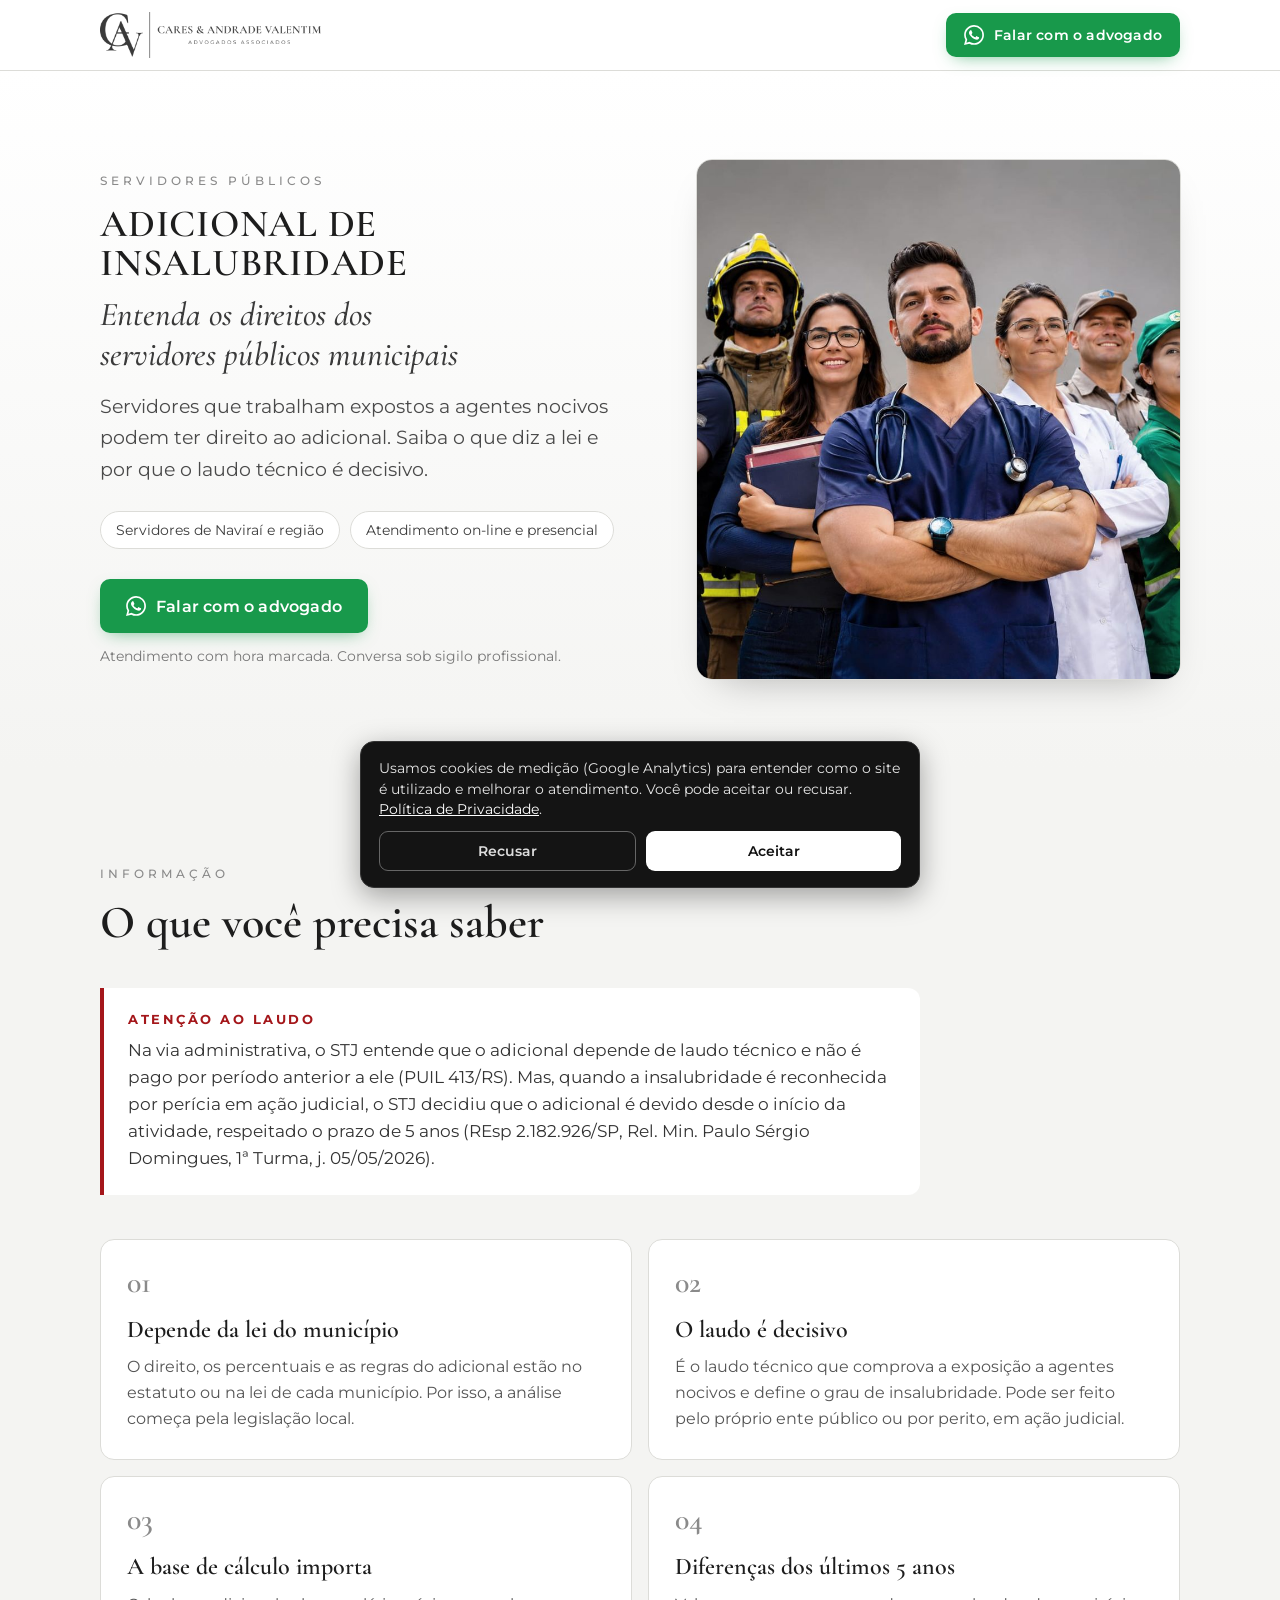
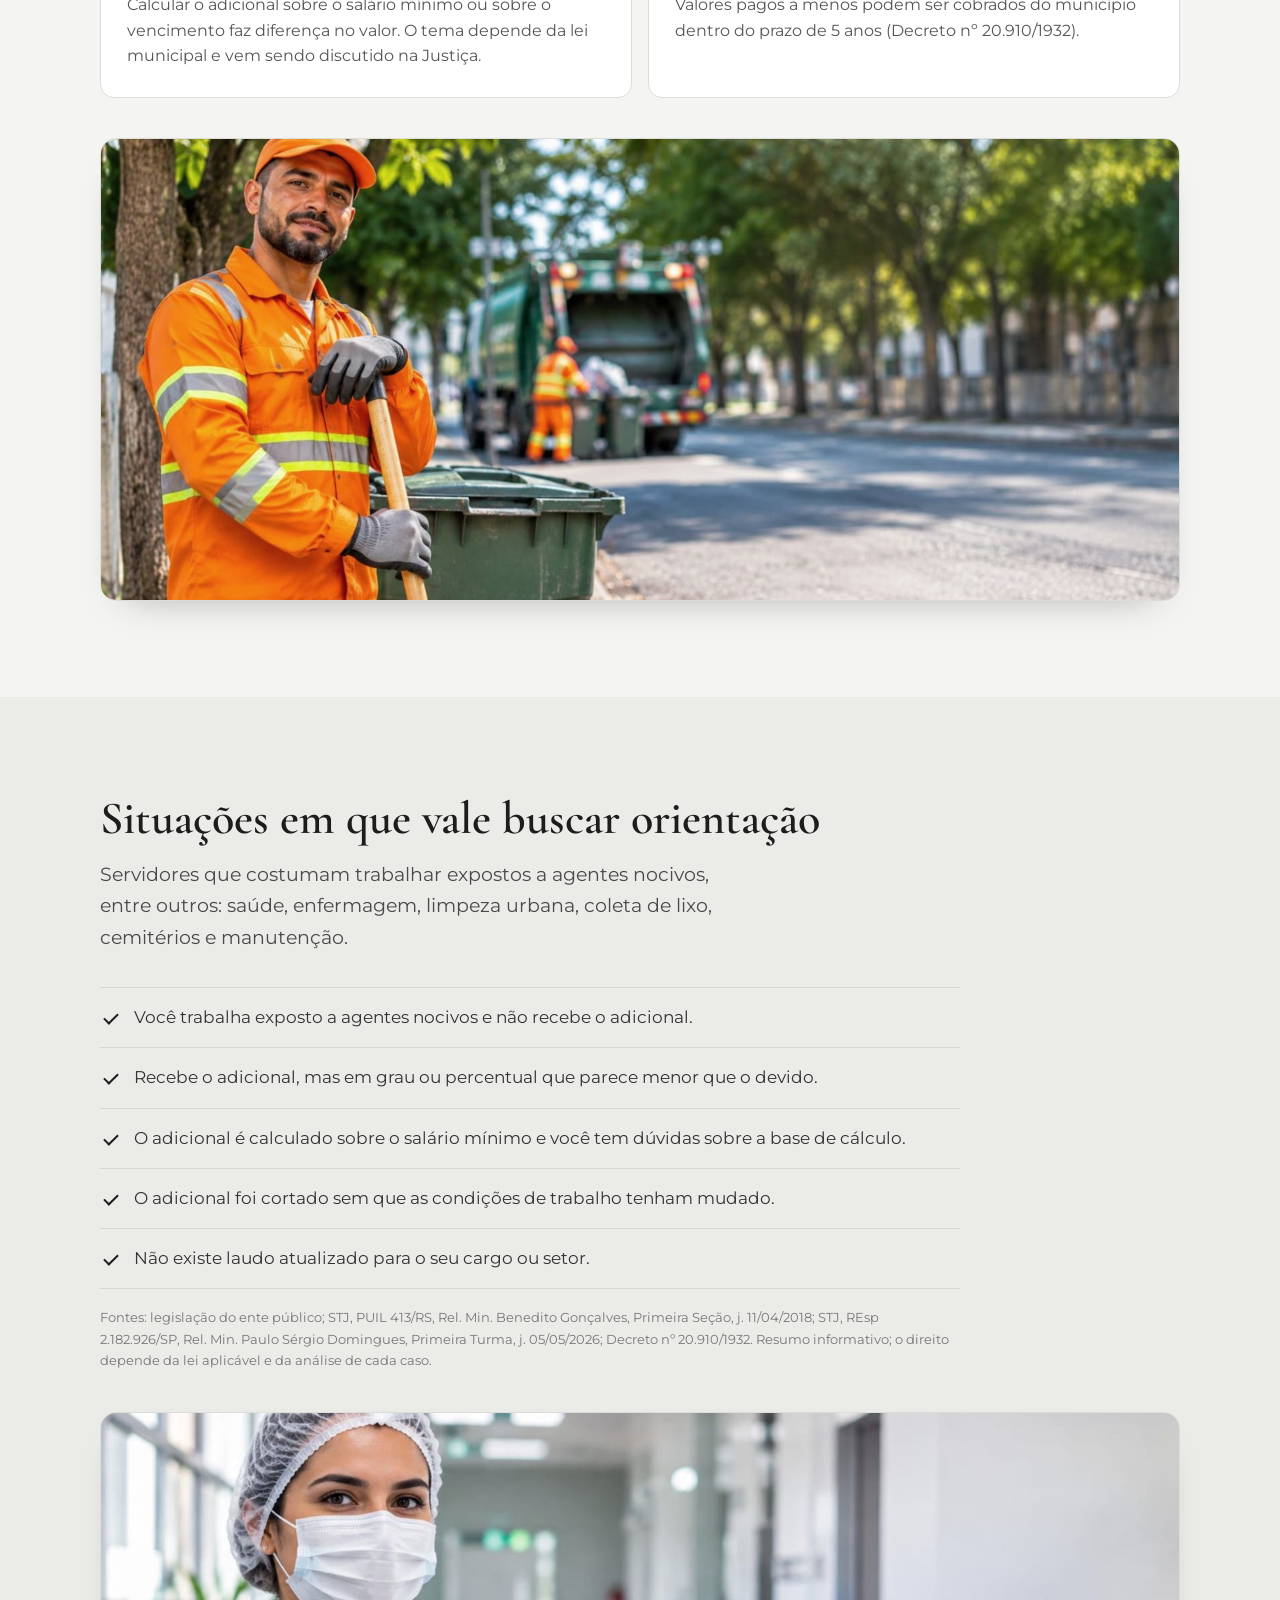
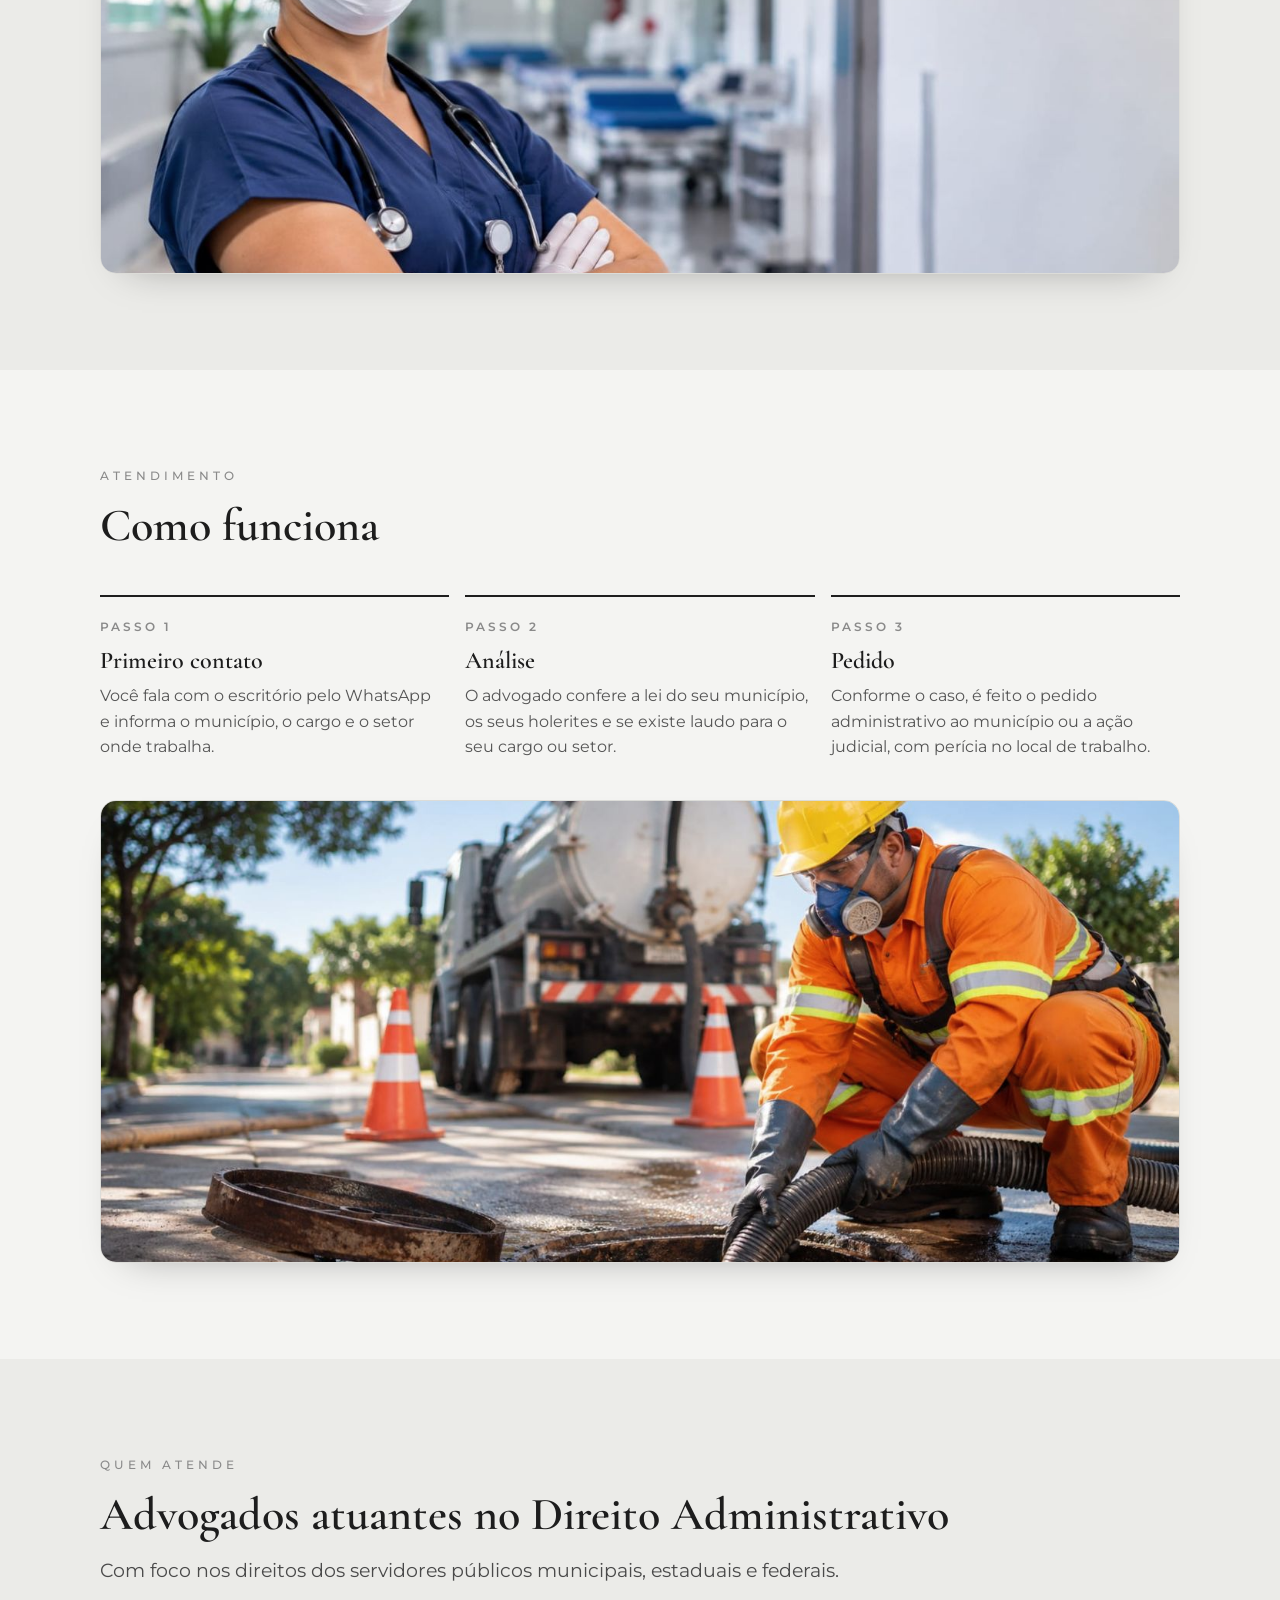
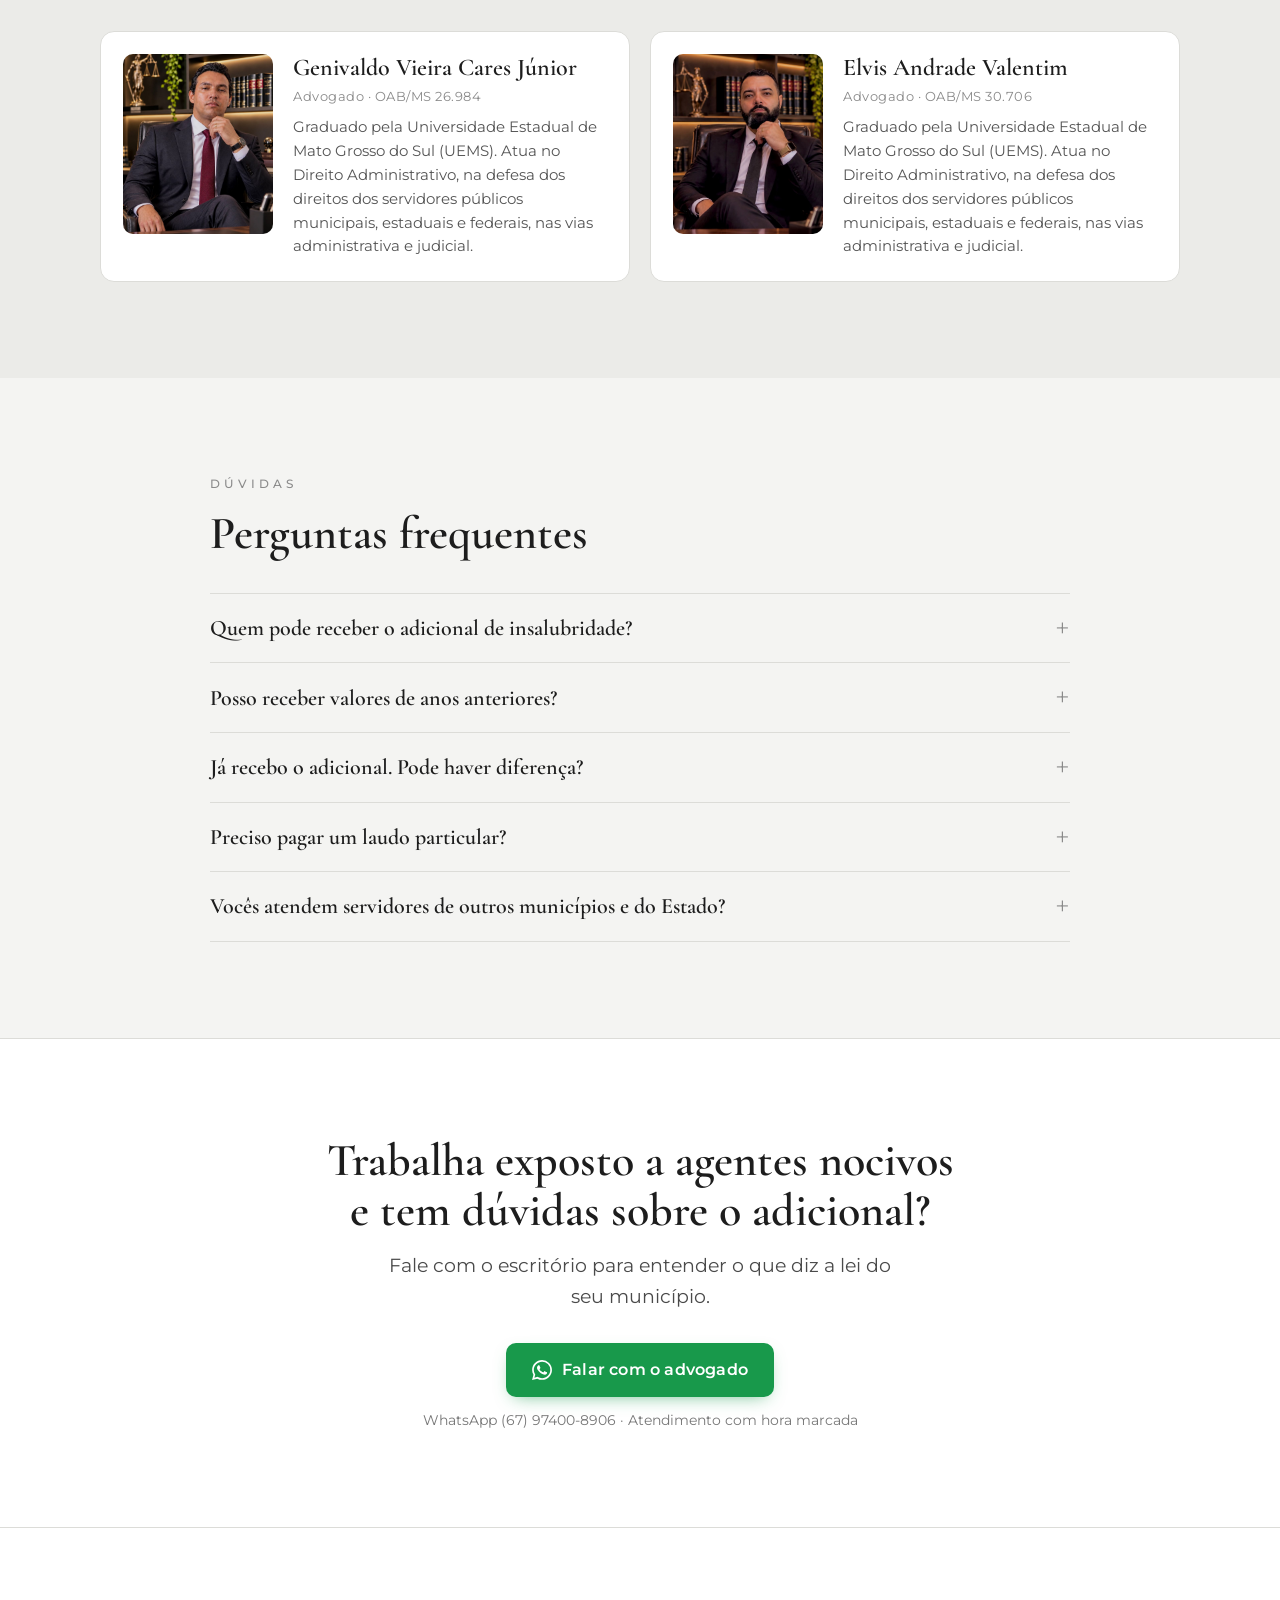
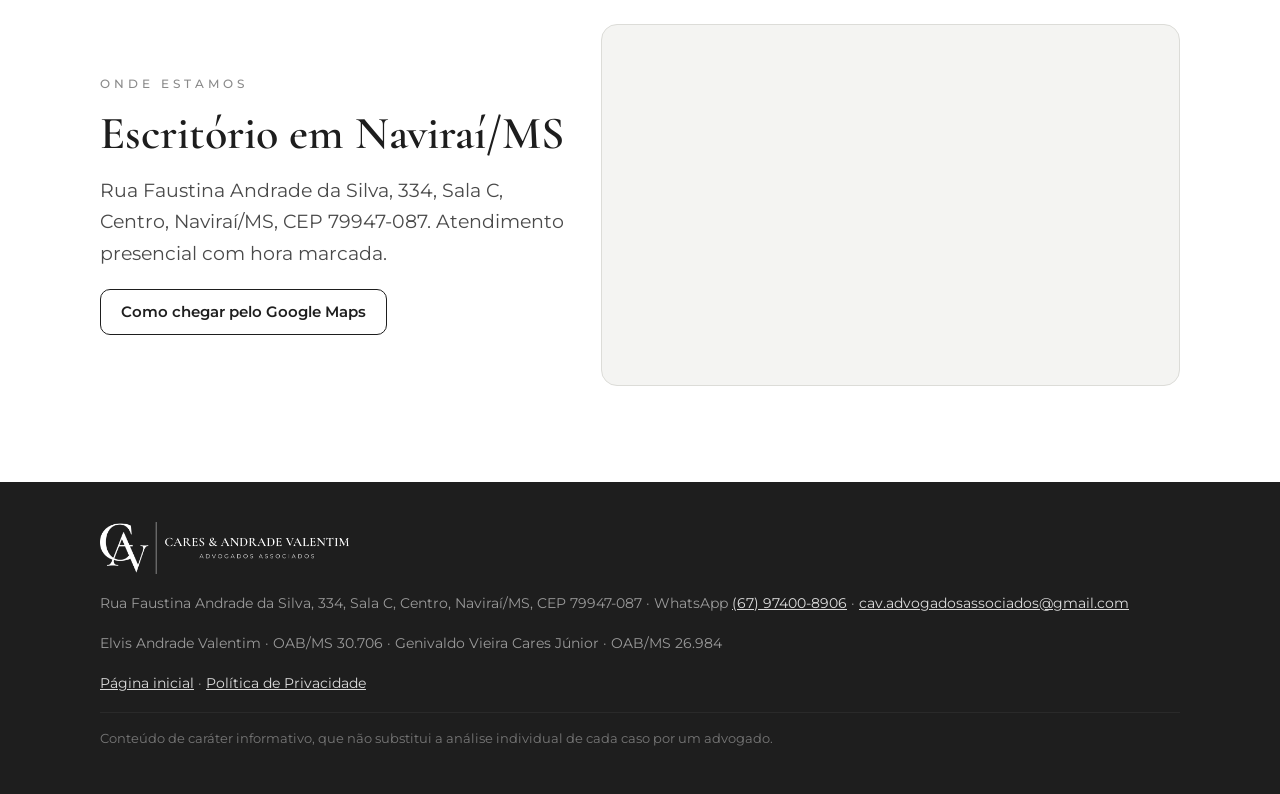
<file: insalubridade/index.html>
<!DOCTYPE html>
<html lang="pt-BR" data-cav-base="../">
<head>
<meta charset="utf-8">
<meta name="viewport" content="width=device-width, initial-scale=1">
<title>Adicional de insalubridade para servidores municipais · Cares &amp; Andrade Valentim Advogados Associados</title>
<meta name="description" content="Entenda o adicional de insalubridade do servidor público municipal: quem pode ter direito, por que o laudo técnico é decisivo, a base de cálculo e as diferenças dos últimos 5 anos. Naviraí e região.">
<link rel="canonical" href="https://cavadvogadosassociados.com.br/insalubridade/">
<link rel="icon" href="../assets/favicon.png">
<meta property="og:type" content="website">
<meta property="og:title" content="Adicional de insalubridade para servidores municipais">
<meta property="og:description" content="Entenda o adicional de insalubridade do servidor público municipal: quem pode ter direito, por que o laudo técnico é decisivo, a base de cálculo e as diferenças dos últimos 5 anos. Naviraí e região.">
<meta property="og:image" content="https://cavadvogadosassociados.com.br/assets/og.png">
<meta property="og:url" content="https://cavadvogadosassociados.com.br/insalubridade/">
<meta name="theme-color" content="#121212">
<link rel="preconnect" href="https://fonts.googleapis.com">
<link href="https://fonts.googleapis.com/css2?family=Cormorant+Garamond:wght@500;600&family=Montserrat:wght@300;400;500;600&display=swap" rel="stylesheet">
<link rel="stylesheet" href="../assets/lp.css">
<script type="application/ld+json">
{"@context":"https://schema.org","@type":"FAQPage","mainEntity":[
    {"@type":"Question","name":"Quem pode receber o adicional de insalubridade?","acceptedAnswer":{"@type":"Answer","text":"O servidor que trabalha exposto a agentes nocivos à saúde (químicos, físicos ou biológicos), nas condições previstas na lei do município e comprovadas por laudo técnico."}},
    {"@type":"Question","name":"Posso receber valores de anos anteriores?","acceptedAnswer":{"@type":"Answer","text":"Depende. Com laudo feito pelo próprio ente público, o STJ entende que o adicional não retroage (PUIL 413/RS). Já com perícia em ação judicial, a 1ª Turma do STJ decidiu que ele é devido desde o início da atividade insalubre, respeitado o prazo de 5 anos (REsp 2.182.926/SP, j. 05/05/2026)."}},
    {"@type":"Question","name":"Já recebo o adicional. Pode haver diferença?","acceptedAnswer":{"@type":"Answer","text":"Pode, se o grau reconhecido for menor que o devido ou se a base de cálculo usada não for a correta conforme a lei do município."}},
    {"@type":"Question","name":"Preciso pagar um laudo particular?","acceptedAnswer":{"@type":"Answer","text":"Não necessariamente. O laudo pode ser pedido ao próprio município, e, na ação judicial, a perícia é feita por perito nomeado pelo juiz."}},
    {"@type":"Question","name":"Vocês atendem servidores de outros municípios e do Estado?","acceptedAnswer":{"@type":"Answer","text":"Sim. O atendimento vale para servidores municipais de Naviraí e região, e também para servidores estaduais e federais, cada um conforme a sua legislação."}}
]}
</script>
</head>
<body data-lp="insalubridade">
<header class="topo"><div class="wrap">
  <a href="../"><img src="../assets/logo-horizontal-grafite.png" alt="Cares &amp; Andrade Valentim Advogados Associados" width="230" height="46"></a>
  <a class="btn btn-wa" href="https://wa.me/5567974008906?text=Ol%C3%A1%21%20Vim%20pela%20p%C3%A1gina%20sobre%20adicional%20de%20insalubridade%20de%20servidor%20e%20gostaria%20de%20orienta%C3%A7%C3%A3o." target="_blank" rel="noopener" data-lp="insalubridade" data-pos="topo"><svg viewBox="0 0 24 24" aria-hidden="true"><path d="M17.47 14.38c-.3-.15-1.76-.87-2.03-.97-.27-.1-.47-.15-.67.15-.2.3-.77.97-.94 1.16-.17.2-.35.22-.64.07-.3-.15-1.26-.46-2.39-1.47-.88-.79-1.48-1.76-1.65-2.06-.17-.3-.02-.46.13-.6.13-.13.3-.35.45-.52.15-.17.2-.3.3-.5.1-.2.05-.37-.03-.52-.07-.15-.67-1.61-.92-2.21-.24-.58-.49-.5-.67-.51h-.57c-.2 0-.52.07-.79.37-.27.3-1.04 1.02-1.04 2.48s1.07 2.88 1.21 3.07c.15.2 2.1 3.2 5.08 4.49.71.31 1.26.49 1.69.63.71.22 1.36.19 1.87.12.57-.09 1.76-.72 2.01-1.41.25-.7.25-1.29.17-1.41-.07-.13-.27-.2-.57-.35zM12.05 21.8h-.01a9.87 9.87 0 0 1-5.03-1.38l-.36-.21-3.74.98 1-3.65-.24-.37a9.86 9.86 0 0 1-1.51-5.26c0-5.45 4.44-9.88 9.89-9.88 2.64 0 5.12 1.03 6.99 2.9a9.82 9.82 0 0 1 2.89 6.99c0 5.45-4.44 9.88-9.88 9.88zm8.41-18.3A11.81 11.81 0 0 0 12.05 0C5.5 0 .16 5.34.16 11.89c0 2.1.55 4.14 1.59 5.95L.06 24l6.31-1.65a11.88 11.88 0 0 0 5.68 1.45h.01c6.55 0 11.89-5.34 11.89-11.89 0-3.18-1.24-6.16-3.49-8.41z"/></svg>Falar com o advogado</a>
</div></header>

<main>
<section class="hero"><div class="wrap">
  <div>
    <p class="eyebrow">Servidores públicos</p>
    <h1>ADICIONAL DE INSALUBRIDADE</h1>
    <p class="chamada">Entenda os direitos dos servidores públicos municipais</p>
    <p class="lead">Servidores que trabalham expostos a agentes nocivos podem ter direito ao adicional. Saiba o que diz a lei e por que o laudo técnico é decisivo.</p>
    <ul class="selos"><li>Servidores de Naviraí e região</li><li>Atendimento on-line e presencial</li></ul>
    <div class="acao"><a class="btn btn-wa" href="https://wa.me/5567974008906?text=Ol%C3%A1%21%20Vim%20pela%20p%C3%A1gina%20sobre%20adicional%20de%20insalubridade%20de%20servidor%20e%20gostaria%20de%20orienta%C3%A7%C3%A3o." target="_blank" rel="noopener" data-lp="insalubridade" data-pos="hero"><svg viewBox="0 0 24 24" aria-hidden="true"><path d="M17.47 14.38c-.3-.15-1.76-.87-2.03-.97-.27-.1-.47-.15-.67.15-.2.3-.77.97-.94 1.16-.17.2-.35.22-.64.07-.3-.15-1.26-.46-2.39-1.47-.88-.79-1.48-1.76-1.65-2.06-.17-.3-.02-.46.13-.6.13-.13.3-.35.45-.52.15-.17.2-.3.3-.5.1-.2.05-.37-.03-.52-.07-.15-.67-1.61-.92-2.21-.24-.58-.49-.5-.67-.51h-.57c-.2 0-.52.07-.79.37-.27.3-1.04 1.02-1.04 2.48s1.07 2.88 1.21 3.07c.15.2 2.1 3.2 5.08 4.49.71.31 1.26.49 1.69.63.71.22 1.36.19 1.87.12.57-.09 1.76-.72 2.01-1.41.25-.7.25-1.29.17-1.41-.07-.13-.27-.2-.57-.35zM12.05 21.8h-.01a9.87 9.87 0 0 1-5.03-1.38l-.36-.21-3.74.98 1-3.65-.24-.37a9.86 9.86 0 0 1-1.51-5.26c0-5.45 4.44-9.88 9.89-9.88 2.64 0 5.12 1.03 6.99 2.9a9.82 9.82 0 0 1 2.89 6.99c0 5.45-4.44 9.88-9.88 9.88zm8.41-18.3A11.81 11.81 0 0 0 12.05 0C5.5 0 .16 5.34.16 11.89c0 2.1.55 4.14 1.59 5.95L.06 24l6.31-1.65a11.88 11.88 0 0 0 5.68 1.45h.01c6.55 0 11.89-5.34 11.89-11.89 0-3.18-1.24-6.16-3.49-8.41z"/></svg>Falar com o advogado</a></div>
    <p class="micro">Atendimento com hora marcada. Conversa sob sigilo profissional.</p>
  </div>
  <div class="h-vis"><img src="../assets/img/lp/servidor-hero.jpg" alt="Servidores públicos de diferentes áreas" width="1400" height="788" style="object-position:50% 40%"></div>
</div></section>

<section><div class="wrap">
  <p class="eyebrow">Informação</p>
  <h2>O que você precisa saber</h2>
  <div class="aviso"><b>Atenção ao laudo</b><p>Na via administrativa, o STJ entende que o adicional depende de laudo técnico e não é pago por período anterior a ele (PUIL 413/RS). Mas, quando a insalubridade é reconhecida por perícia em ação judicial, o STJ decidiu que o adicional é devido desde o início da atividade, respeitado o prazo de 5 anos (REsp 2.182.926/SP, Rel. Min. Paulo Sérgio Domingues, 1ª Turma, j. 05/05/2026).</p></div>
  <ol class="cards">
      <li><h3>Depende da lei do município</h3><p>O direito, os percentuais e as regras do adicional estão no estatuto ou na lei de cada município. Por isso, a análise começa pela legislação local.</p></li>
      <li><h3>O laudo é decisivo</h3><p>É o laudo técnico que comprova a exposição a agentes nocivos e define o grau de insalubridade. Pode ser feito pelo próprio ente público ou por perito, em ação judicial.</p></li>
      <li><h3>A base de cálculo importa</h3><p>Calcular o adicional sobre o salário mínimo ou sobre o vencimento faz diferença no valor. O tema depende da lei municipal e vem sendo discutido na Justiça.</p></li>
      <li><h3>Diferenças dos últimos 5 anos</h3><p>Valores pagos a menos podem ser cobrados do município dentro do prazo de 5 anos (Decreto nº 20.910/1932).</p></li>
  </ol>
  <figure class="foto-sec"><img src="../assets/img/lp/servidor-2.jpg" alt="Servidor da coleta de lixo" width="1400" height="788" style="object-position:50% 18%"></figure>
</div></section>

<section class="cinza"><div class="wrap">
  <h2>Situações em que vale buscar orientação</h2>
  <p class="lead">Servidores que costumam trabalhar expostos a agentes nocivos, entre outros: saúde, enfermagem, limpeza urbana, coleta de lixo, cemitérios e manutenção.</p>
  <ul class="lista">
      <li class="sim">Você trabalha exposto a agentes nocivos e não recebe o adicional.</li>
      <li class="sim">Recebe o adicional, mas em grau ou percentual que parece menor que o devido.</li>
      <li class="sim">O adicional é calculado sobre o salário mínimo e você tem dúvidas sobre a base de cálculo.</li>
      <li class="sim">O adicional foi cortado sem que as condições de trabalho tenham mudado.</li>
      <li class="sim">Não existe laudo atualizado para o seu cargo ou setor.</li>
  </ul>
  <p class="fonte">Fontes: legislação do ente público; STJ, PUIL 413/RS, Rel. Min. Benedito Gonçalves, Primeira Seção, j. 11/04/2018; STJ, REsp 2.182.926/SP, Rel. Min. Paulo Sérgio Domingues, Primeira Turma, j. 05/05/2026; Decreto nº 20.910/1932. Resumo informativo; o direito depende da lei aplicável e da análise de cada caso.</p>
  <figure class="foto-sec"><img src="../assets/img/lp/servidor-3.jpg" alt="Profissional de enfermagem" width="1400" height="788" style="object-position:50% 15%"></figure>
</div></section>

<section><div class="wrap">
  <p class="eyebrow">Atendimento</p>
  <h2>Como funciona</h2>
  <ol class="passos">
      <li><h3>Primeiro contato</h3><p>Você fala com o escritório pelo WhatsApp e informa o município, o cargo e o setor onde trabalha.</p></li>
      <li><h3>Análise</h3><p>O advogado confere a lei do seu município, os seus holerites e se existe laudo para o seu cargo ou setor.</p></li>
      <li><h3>Pedido</h3><p>Conforme o caso, é feito o pedido administrativo ao município ou a ação judicial, com perícia no local de trabalho.</p></li>
  </ol>
  <figure class="foto-sec"><img src="../assets/img/lp/servidor-4.jpg" alt="Servidor em serviço de saneamento" width="1400" height="788" style="object-position:50% 50%"></figure>
</div></section>

<section class="cinza"><div class="wrap">
  <p class="eyebrow">Quem atende</p>
  <h2>Advogados atuantes no Direito Administrativo</h2><p class="lead lead-largo">Com foco nos direitos dos servidores públicos municipais, estaduais e federais.</p>
  <div class="socios">
      <article class="socio"><img src="../assets/img/dr-junior.jpg" alt="Genivaldo Vieira Cares Júnior" width="220" height="260"><div><h3>Genivaldo Vieira Cares Júnior</h3><p class="oab">Advogado · OAB/MS 26.984</p><p>Graduado pela Universidade Estadual de Mato Grosso do Sul (UEMS). Atua no Direito Administrativo, na defesa dos direitos dos servidores públicos municipais, estaduais e federais, nas vias administrativa e judicial.</p></div></article>
      <article class="socio"><img src="../assets/img/dr-elvis.jpg" alt="Elvis Andrade Valentim" width="220" height="260"><div><h3>Elvis Andrade Valentim</h3><p class="oab">Advogado · OAB/MS 30.706</p><p>Graduado pela Universidade Estadual de Mato Grosso do Sul (UEMS). Atua no Direito Administrativo, na defesa dos direitos dos servidores públicos municipais, estaduais e federais, nas vias administrativa e judicial.</p></div></article>
  </div>
</div></section>

<section class="faq"><div class="wrap">
  <p class="eyebrow">Dúvidas</p>
  <h2>Perguntas frequentes</h2>
    <details><summary>Quem pode receber o adicional de insalubridade?</summary><p>O servidor que trabalha exposto a agentes nocivos à saúde (químicos, físicos ou biológicos), nas condições previstas na lei do município e comprovadas por laudo técnico.</p></details>
    <details><summary>Posso receber valores de anos anteriores?</summary><p>Depende. Com laudo feito pelo próprio ente público, o STJ entende que o adicional não retroage (PUIL 413/RS). Já com perícia em ação judicial, a 1ª Turma do STJ decidiu que ele é devido desde o início da atividade insalubre, respeitado o prazo de 5 anos (REsp 2.182.926/SP, j. 05/05/2026).</p></details>
    <details><summary>Já recebo o adicional. Pode haver diferença?</summary><p>Pode, se o grau reconhecido for menor que o devido ou se a base de cálculo usada não for a correta conforme a lei do município.</p></details>
    <details><summary>Preciso pagar um laudo particular?</summary><p>Não necessariamente. O laudo pode ser pedido ao próprio município, e, na ação judicial, a perícia é feita por perito nomeado pelo juiz.</p></details>
    <details><summary>Vocês atendem servidores de outros municípios e do Estado?</summary><p>Sim. O atendimento vale para servidores municipais de Naviraí e região, e também para servidores estaduais e federais, cada um conforme a sua legislação.</p></details>
</div></section>

<section class="final"><div class="wrap">
  <h2>Trabalha exposto a agentes nocivos e tem dúvidas sobre o adicional?</h2>
  <p class="lead">Fale com o escritório para entender o que diz a lei do seu município.</p>
  <a class="btn btn-wa" href="https://wa.me/5567974008906?text=Ol%C3%A1%21%20Vim%20pela%20p%C3%A1gina%20sobre%20adicional%20de%20insalubridade%20de%20servidor%20e%20gostaria%20de%20orienta%C3%A7%C3%A3o." target="_blank" rel="noopener" data-lp="insalubridade" data-pos="final"><svg viewBox="0 0 24 24" aria-hidden="true"><path d="M17.47 14.38c-.3-.15-1.76-.87-2.03-.97-.27-.1-.47-.15-.67.15-.2.3-.77.97-.94 1.16-.17.2-.35.22-.64.07-.3-.15-1.26-.46-2.39-1.47-.88-.79-1.48-1.76-1.65-2.06-.17-.3-.02-.46.13-.6.13-.13.3-.35.45-.52.15-.17.2-.3.3-.5.1-.2.05-.37-.03-.52-.07-.15-.67-1.61-.92-2.21-.24-.58-.49-.5-.67-.51h-.57c-.2 0-.52.07-.79.37-.27.3-1.04 1.02-1.04 2.48s1.07 2.88 1.21 3.07c.15.2 2.1 3.2 5.08 4.49.71.31 1.26.49 1.69.63.71.22 1.36.19 1.87.12.57-.09 1.76-.72 2.01-1.41.25-.7.25-1.29.17-1.41-.07-.13-.27-.2-.57-.35zM12.05 21.8h-.01a9.87 9.87 0 0 1-5.03-1.38l-.36-.21-3.74.98 1-3.65-.24-.37a9.86 9.86 0 0 1-1.51-5.26c0-5.45 4.44-9.88 9.89-9.88 2.64 0 5.12 1.03 6.99 2.9a9.82 9.82 0 0 1 2.89 6.99c0 5.45-4.44 9.88-9.88 9.88zm8.41-18.3A11.81 11.81 0 0 0 12.05 0C5.5 0 .16 5.34.16 11.89c0 2.1.55 4.14 1.59 5.95L.06 24l6.31-1.65a11.88 11.88 0 0 0 5.68 1.45h.01c6.55 0 11.89-5.34 11.89-11.89 0-3.18-1.24-6.16-3.49-8.41z"/></svg>Falar com o advogado</a>
  <p class="micro">WhatsApp (67) 97400-8906 · Atendimento com hora marcada</p>
</div></section>
</main>

<section class="mapa"><div class="wrap">
  <div class="mapa-txt">
    <p class="eyebrow">Onde estamos</p>
    <h2>Escritório em Naviraí/MS</h2>
    <p class="lead">Rua Faustina Andrade da Silva, 334, Sala C, Centro, Naviraí/MS, CEP 79947-087. Atendimento presencial com hora marcada.</p>
    <a class="btn-mapa" href="https://www.google.com/maps/dir/?api=1&amp;destination=Cares+%26+Andrade+Valentim+Advogados+Associados,+Navira%C3%AD+-+MS" target="_blank" rel="noopener" data-lp="insalubridade" data-pos="mapa">Como chegar pelo Google Maps</a>
  </div>
  <div class="mapa-frame"><iframe title="Localização do escritório Cares &amp; Andrade Valentim no Google Maps" src="https://www.google.com/maps?q=Cares+%26+Andrade+Valentim+Advogados+Associados,+Navira%C3%AD+-+MS&amp;z=16&amp;output=embed" loading="lazy" referrerpolicy="no-referrer-when-downgrade"></iframe></div>
</div></section>

<footer class="rodape"><div class="wrap">
  <img src="../assets/logo-horizontal-branco.png" alt="Cares &amp; Andrade Valentim Advogados Associados" width="260" height="52">
  <p>Rua Faustina Andrade da Silva, 334, Sala C, Centro, Naviraí/MS, CEP 79947-087 · WhatsApp <a href="https://wa.me/5567974008906?text=Ol%C3%A1%21%20Vim%20pela%20p%C3%A1gina%20sobre%20adicional%20de%20insalubridade%20de%20servidor%20e%20gostaria%20de%20orienta%C3%A7%C3%A3o." data-lp="insalubridade" data-pos="rodape">(67) 97400-8906</a> · <a href="mailto:cav.advogadosassociados@gmail.com">cav.advogadosassociados@gmail.com</a></p>
  <p>Elvis Andrade Valentim · OAB/MS 30.706 · Genivaldo Vieira Cares Júnior · OAB/MS 26.984</p>
  <p><a href="../">Página inicial</a> · <a href="../privacidade.html">Política de Privacidade</a></p>
  <p class="aviso-legal">Conteúdo de caráter informativo, que não substitui a análise individual de cada caso por um advogado.</p>
</div></footer>

<a class="wa-flutuante" href="https://wa.me/5567974008906?text=Ol%C3%A1%21%20Vim%20pela%20p%C3%A1gina%20sobre%20adicional%20de%20insalubridade%20de%20servidor%20e%20gostaria%20de%20orienta%C3%A7%C3%A3o." target="_blank" rel="noopener" data-lp="insalubridade" data-pos="flutuante" aria-label="Falar com o advogado pelo WhatsApp"><svg viewBox="0 0 24 24" aria-hidden="true"><path d="M17.47 14.38c-.3-.15-1.76-.87-2.03-.97-.27-.1-.47-.15-.67.15-.2.3-.77.97-.94 1.16-.17.2-.35.22-.64.07-.3-.15-1.26-.46-2.39-1.47-.88-.79-1.48-1.76-1.65-2.06-.17-.3-.02-.46.13-.6.13-.13.3-.35.45-.52.15-.17.2-.3.3-.5.1-.2.05-.37-.03-.52-.07-.15-.67-1.61-.92-2.21-.24-.58-.49-.5-.67-.51h-.57c-.2 0-.52.07-.79.37-.27.3-1.04 1.02-1.04 2.48s1.07 2.88 1.21 3.07c.15.2 2.1 3.2 5.08 4.49.71.31 1.26.49 1.69.63.71.22 1.36.19 1.87.12.57-.09 1.76-.72 2.01-1.41.25-.7.25-1.29.17-1.41-.07-.13-.27-.2-.57-.35zM12.05 21.8h-.01a9.87 9.87 0 0 1-5.03-1.38l-.36-.21-3.74.98 1-3.65-.24-.37a9.86 9.86 0 0 1-1.51-5.26c0-5.45 4.44-9.88 9.89-9.88 2.64 0 5.12 1.03 6.99 2.9a9.82 9.82 0 0 1 2.89 6.99c0 5.45-4.44 9.88-9.88 9.88zm8.41-18.3A11.81 11.81 0 0 0 12.05 0C5.5 0 .16 5.34.16 11.89c0 2.1.55 4.14 1.59 5.95L.06 24l6.31-1.65a11.88 11.88 0 0 0 5.68 1.45h.01c6.55 0 11.89-5.34 11.89-11.89 0-3.18-1.24-6.16-3.49-8.41z"/></svg><span>Falar com o advogado</span></a>
<script>(function(){var b=document.querySelector('.wa-flutuante');if(!b)return;document.documentElement.classList.add('js');function f(){b.classList.toggle('on',window.scrollY>420)}window.addEventListener('scroll',f,{passive:true});f();})();</script>
<script src="../assets/cav-analytics.js"></script>
</body>
</html>
</file>
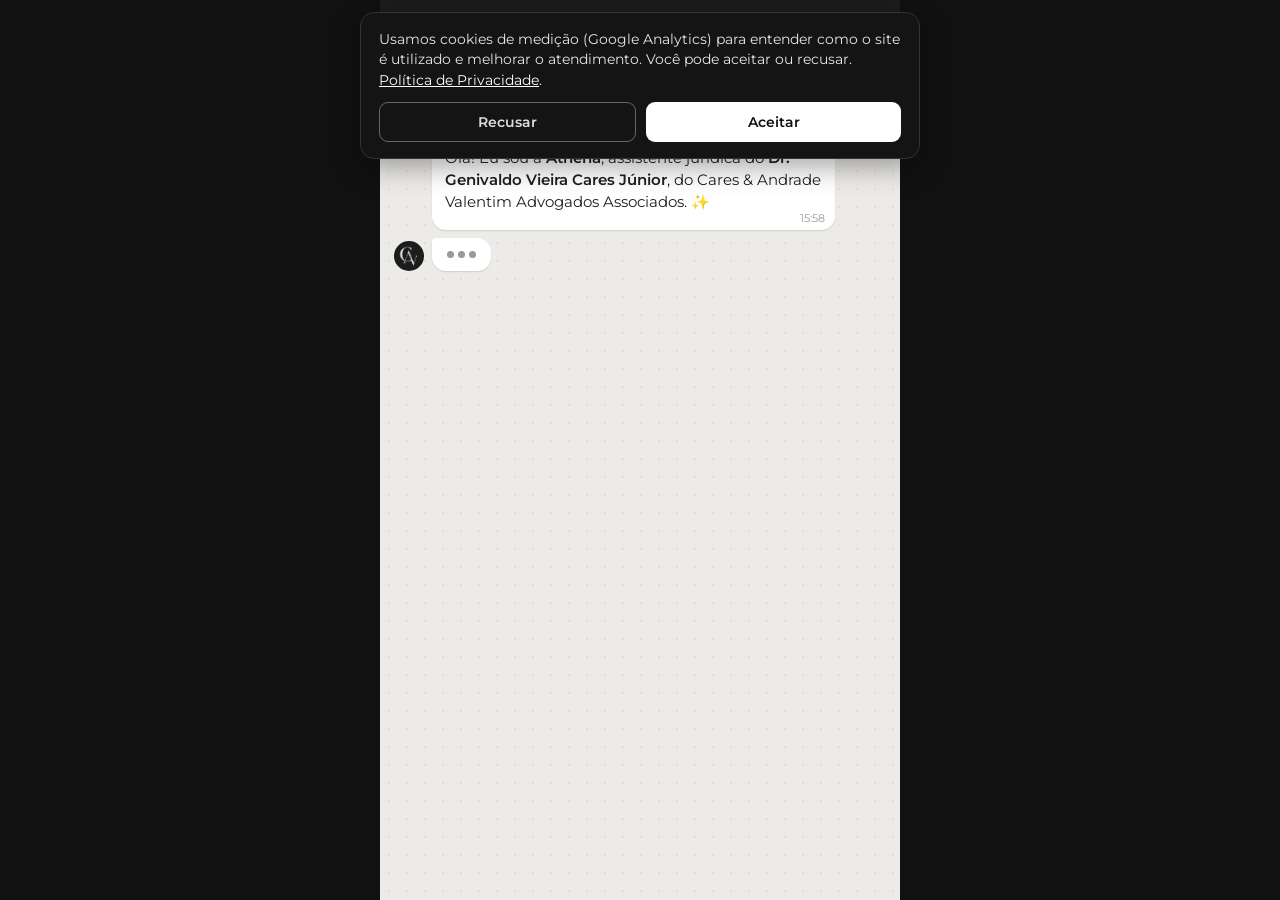
<file: junior/index.html>
<!DOCTYPE html>
<html lang="pt-BR" data-cav-base="../" data-cav-banner="top">
<head>
<meta charset="utf-8">
<meta name="viewport" content="width=device-width, initial-scale=1, viewport-fit=cover">
<title>Athena · Atendimento CAV</title>
<link rel="preconnect" href="https://fonts.googleapis.com">
<link href="https://fonts.googleapis.com/css2?family=Cormorant+Garamond:wght@500;600&family=Montserrat:wght@300;400;500;600&display=swap" rel="stylesheet">
<style>
  :root{
    --grafite:#1c1c1c; --grafite2:#2b2b2b; --cinza:#8a8a8a; --cinza-claro:#d9d9d9;
    --fundo:#ecebe8; --branco:#ffffff; --texto:#1f1f1f;
  }
  *{box-sizing:border-box;margin:0;padding:0}
  html,body{height:100%}
  body{font-family:'Montserrat',system-ui,sans-serif;background:#111;color:var(--texto);
    display:flex;justify-content:center}
  .app{width:100%;max-width:520px;height:100dvh;display:flex;flex-direction:column;background:var(--fundo);
    background-image:radial-gradient(rgba(0,0,0,.06) 1px,transparent 1px);background-size:18px 18px;position:relative}
  header{background:var(--grafite);color:var(--branco);display:flex;align-items:center;gap:14px;
    padding:calc(14px + env(safe-area-inset-top)) 18px 14px;box-shadow:0 2px 10px rgba(0,0,0,.25);z-index:2}
  .avatar{width:52px;height:52px;border-radius:50%;background:radial-gradient(circle at 35% 30%,#3a3a3a,#141414);
    border:1.5px solid #6f6f6f;display:flex;align-items:center;justify-content:center;flex-shrink:0;overflow:hidden}
  .avatar img{width:78%;height:auto}
  .who h1{font-family:'Cormorant Garamond',serif;font-weight:600;font-size:25px;letter-spacing:.3px;line-height:1.05}
  .who p{font-size:12.5px;color:#bdbdbd;margin-top:3px;display:flex;align-items:center;gap:6px}
  .dot{width:8px;height:8px;border-radius:50%;background:#e6e6e6;box-shadow:0 0 0 0 rgba(230,230,230,.6);animation:pulse 2s infinite}
  @keyframes pulse{0%{box-shadow:0 0 0 0 rgba(230,230,230,.5)}70%{box-shadow:0 0 0 7px rgba(230,230,230,0)}100%{box-shadow:0 0 0 0 rgba(230,230,230,0)}}
  .brand{margin-left:auto;text-align:right;font-family:'Cormorant Garamond',serif;font-size:12px;color:#a9a9a9;line-height:1.15;letter-spacing:.5px}
  #chat{flex:1;overflow-y:auto;padding:18px 14px 10px;display:flex;flex-direction:column;gap:8px;scroll-behavior:smooth}
  .day{align-self:center;background:rgba(255,255,255,.85);color:#6b6b6b;font-size:12px;padding:5px 12px;border-radius:8px;margin-bottom:6px}
  .row{display:flex;align-items:flex-end;gap:8px}
  .row.user{justify-content:flex-end}
  .mini{width:30px;height:30px;border-radius:50%;background:#1c1c1c;display:flex;align-items:center;justify-content:center;flex-shrink:0;visibility:hidden}
  .mini img{width:76%}
  .row.last .mini{visibility:visible}
  .bubble{max-width:82%;padding:10px 13px 18px;border-radius:14px;font-size:15px;line-height:1.45;position:relative;
    box-shadow:0 1px 1.5px rgba(0,0,0,.12);animation:pop .22s ease-out;white-space:pre-wrap;word-wrap:break-word}
  .bot .bubble{background:var(--branco);border-top-left-radius:4px}
  .user .bubble{background:var(--grafite2);color:var(--branco);border-top-right-radius:4px}
  .bubble b{font-weight:600}
  .time{position:absolute;right:10px;bottom:4px;font-size:10.5px;color:#9a9a9a}
  .user .time{color:#a9a9a9}
  @keyframes pop{from{opacity:0;transform:translateY(6px)}to{opacity:1;transform:none}}
  .typing{display:inline-flex;gap:4px;padding:13px 15px}
  .typing span{width:7px;height:7px;border-radius:50%;background:#9a9a9a;animation:blink 1.2s infinite}
  .typing span:nth-child(2){animation-delay:.2s}.typing span:nth-child(3){animation-delay:.4s}
  @keyframes blink{0%,60%,100%{opacity:.25}30%{opacity:1}}
  .options{display:flex;flex-direction:column;gap:7px;padding:4px 0 6px 38px;animation:pop .25s ease-out}
  .opt{background:var(--branco);border:1.5px solid var(--grafite2);color:var(--grafite);font:500 14.5px 'Montserrat',sans-serif;
    padding:11px 14px;border-radius:12px;text-align:left;cursor:pointer;transition:.15s}
  .opt:hover,.opt:focus-visible{background:var(--grafite2);color:var(--branco);outline:none}
  .opt.urgent{border-color:#000;background:#000;color:#fff}
  .cta{display:block;text-align:center;text-decoration:none;background:var(--grafite);color:#fff;font:600 15px 'Montserrat',sans-serif;
    padding:14px 16px;border-radius:12px;margin-top:2px;letter-spacing:.3px;box-shadow:0 3px 10px rgba(0,0,0,.2)}
  .cta.alt{background:var(--branco);color:var(--grafite);border:1.5px solid var(--grafite2);box-shadow:none;font-weight:500}
  .note{font-size:11.5px;color:#777;text-align:center;padding:2px 20px 4px;line-height:1.4}
  footer{padding:10px 12px calc(10px + env(safe-area-inset-bottom));background:transparent;display:flex;gap:8px;align-items:center}
  footer.hidden{display:none}
  #input{flex:1;border:none;border-radius:24px;padding:14px 18px;font:400 15.5px 'Montserrat',sans-serif;background:var(--branco);
    box-shadow:0 1px 3px rgba(0,0,0,.12);outline:none;color:var(--texto)}
  #send{width:50px;height:50px;border-radius:50%;border:none;background:var(--grafite);display:flex;align-items:center;justify-content:center;cursor:pointer;flex-shrink:0}
  #send svg{width:22px;height:22px;fill:#fff}
  #skip{border:none;background:transparent;font:500 13px 'Montserrat';color:#555;padding:8px;cursor:pointer;display:none}
  .restart{align-self:center;background:none;border:none;color:#666;font:500 12.5px 'Montserrat';text-decoration:underline;cursor:pointer;margin:6px 0 10px}
</style>
</head>
<body>
<div class="app">
  <header>
    <div class="avatar"><img src="[data-uri]" alt="CAV"></div>
    <div class="who">
      <h1>Athena</h1>
      <p><span class="dot"></span><span id="sub">Assistente jurídica · online</span></p>
    </div>
    <div class="brand">Cares &amp;<br>Andrade Valentim</div>
  </header>
  <div id="chat" aria-live="polite"><div class="day">Hoje</div></div>
  <footer id="bar" class="hidden">
    <button id="skip" type="button">Pular</button>
    <input id="input" type="text" autocomplete="off" placeholder="Digite aqui">
    <button id="send" type="button" aria-label="Enviar"><svg viewBox="0 0 24 24"><path d="M2 21l21-9L2 3v7l15 2-15 2z"/></svg></button>
  </footer>
</div>

<script>
const CFG = {"nome": "Athena", "whatsapp": "5567998784200", "fone": "(67) 99878-4200", "sub": "Assistente do Dr. Júnior", "origem": "Instagram/site do Dr. Júnior", "advogado": "Dr. Genivaldo Vieira Cares Júnior", "intro": "Olá! Eu sou a <b>Athena</b>, assistente jurídica do <b>Dr. Genivaldo Vieira Cares Júnior</b>, do Cares &amp; Andrade Valentim Advogados Associados. ✨", "final": "O Dr. Júnior ou a nossa equipe dará sequência ao seu atendimento."};
const PLANTAO = "5567974008906";
const AVATAR = document.querySelector('.avatar img').src;
const chat = document.getElementById('chat');
const bar = document.getElementById('bar');
const input = document.getElementById('input');
const sendBtn = document.getElementById('send');
const skipBtn = document.getElementById('skip');

const A = {}; // respostas
document.getElementById('sub').textContent = CFG.sub + ' · online';
const sleep = ms => new Promise(r => setTimeout(r, ms));
const esc = s => String(s).replace(/[&<>"']/g, c => ({'&':'&amp;','<':'&lt;','>':'&gt;','"':'&quot;',"'":'&#39;'}[c]));
const now = () => new Date().toLocaleTimeString('pt-BR',{hour:'2-digit',minute:'2-digit'});
const first = () => (A.nome || '').trim().split(/\s+/)[0];

function scroll(){ requestAnimationFrame(()=>{ chat.scrollTop = chat.scrollHeight; }); }

function addRow(who, html){
  if (who === 'bot') chat.querySelectorAll('.row.bot.last').forEach(r => r.classList.remove('last'));
  const row = document.createElement('div');
  row.className = 'row ' + who + (who === 'bot' ? ' last' : '');
  row.innerHTML = (who === 'bot' ? `<div class="mini"><img src="${AVATAR}" alt=""></div>` : '') +
    `<div class="bubble">${html}<span class="time">${now()}</span></div>`;
  chat.appendChild(row); scroll(); return row;
}

async function bot(html, wait){
  const t = document.createElement('div');
  t.className = 'row bot';
  t.innerHTML = `<div class="mini" style="visibility:visible"><img src="${AVATAR}" alt=""></div><div class="bubble typing"><span></span><span></span><span></span></div>`;
  chat.querySelectorAll('.row.bot.last').forEach(r => r.classList.remove('last'));
  chat.appendChild(t); scroll();
  await sleep(wait ?? Math.min(1500, 500 + html.length * 12));
  t.remove(); addRow('bot', html);
}

function user(text){ addRow('user', esc(text)); }

function choose(options){
  return new Promise(resolve => {
    const box = document.createElement('div'); box.className = 'options';
    options.forEach(o => {
      const label = typeof o === 'string' ? o : o.label;
      const b = document.createElement('button'); b.type = 'button'; b.className = 'opt' + (o.urgent ? ' urgent' : ''); b.textContent = label;
      b.onclick = () => { box.remove(); user(label); resolve(typeof o === 'string' ? o : (o.value ?? o.label)); };
      box.appendChild(b);
    });
    chat.appendChild(box); scroll();
  });
}

function ask(placeholder, optional){
  return new Promise(resolve => {
    bar.classList.remove('hidden'); input.value = ''; input.placeholder = placeholder || 'Digite aqui';
    skipBtn.style.display = optional ? 'block' : 'none';
    setTimeout(() => input.focus(), 50);
    const done = (val) => { cleanup(); bar.classList.add('hidden'); resolve(val); };
    const submit = () => { const v = input.value.trim(); if (!v) { input.focus(); return; } user(v); done(v); };
    const onKey = e => { if (e.key === 'Enter') { e.preventDefault(); submit(); } };
    const onSkip = () => { user('Prefiro pular'); done(''); };
    function cleanup(){ sendBtn.removeEventListener('click', submit); input.removeEventListener('keydown', onKey); skipBtn.removeEventListener('click', onSkip); }
    sendBtn.addEventListener('click', submit); input.addEventListener('keydown', onKey); skipBtn.addEventListener('click', onSkip);
  });
}

const CIDADE = { key:'cidade', type:'text', q:'Em qual <b>cidade</b> você está (ou onde o caso acontece)?', ph:'Ex.: Naviraí/MS' };

const FLOWS = {
  'Criminal / Plantão 24h': [
    { key:'situacao', type:'options', q:'Entendi. Qual destas situações descreve melhor o seu caso?',
      options:[ {label:'🚨 Alguém foi preso agora (flagrante)', value:'Prisão em flagrante (agora)', urgent:true},
                'Intimação ou investigação da polícia', 'Já existe um processo criminal', 'Execução penal (cumprimento de pena)', 'Outra situação' ] },
    { key:'cidade', type:'text', q: a => a.urgente ? 'Situações de prisão são tratadas com <b>prioridade</b> pelo nosso plantão.\n\nEm qual <b>cidade</b> a pessoa foi presa ou está detida?' : CIDADE.q, ph:'Ex.: Naviraí/MS' },
    { key:'vinculo', type:'options', q:'Você é a própria pessoa envolvida ou um familiar/amigo?', options:['Sou a própria pessoa','Sou familiar ou amigo(a)'] },
  ],
  'Família': [
    { key:'situacao', type:'options', q:'Certo. Sobre qual assunto você precisa de orientação?', options:['Divórcio ou união estável','Pensão alimentícia','Guarda e convivência','Inventário e partilha','Outro assunto de família'] },
    { key:'processo', type:'options', q:'Já existe algum processo sobre isso?', options:['Sim','Não','Não sei'] },
    CIDADE,
  ],
  'Trabalhista': [
    { key:'situacao', type:'options', q:'Certo. O que melhor descreve sua situação?', options:['Fui demitido(a) / verbas rescisórias','Quero sair por falta grave do empregador','Acidente ou doença do trabalho','Sou empregador e preciso de orientação','Outra situação'] },
    { key:'vinculo', type:'options', q:'Qual a sua situação com a empresa hoje?', options:['Ainda trabalho lá','Saí há menos de dois anos','Saí há mais de dois anos','Sou o empregador'] },
    CIDADE,
  ],
  'Previdenciário (INSS)': [
    { key:'situacao', type:'options', q:'Certo. Qual benefício você busca?', options:['Aposentadoria','BPC/LOAS','Auxílio por incapacidade','Salário-maternidade','Pensão por morte','Outro'] },
    { key:'inss', type:'options', q:'Você já fez o pedido no INSS?', options:['Ainda não','Sim, está em análise','Sim, foi negado'] },
    CIDADE,
  ],
  'Cível, Consumidor e Saúde': [
    { key:'situacao', type:'options', q:'Certo. Qual destas situações é a sua?', options:['Negativa de plano de saúde ou do SUS','Cobrança ou negativação indevida','Problema com banco ou empresa','Contrato','Indenização','Outra situação'] },
    { key:'urgencia', type:'options', q:'Existe alguma urgência? (ex.: cirurgia ou tratamento com data marcada)', options:['Sim, é urgente','Não'] },
    CIDADE,
  ],
  'Empresas': [
    { key:'situacao', type:'options', q:'Certo. Em que sua empresa precisa de apoio?', options:['Cobrança de clientes inadimplentes','Contratos','Notificação extrajudicial','Consultoria tributária','Questões trabalhistas da empresa','Outro'] },
    { key:'porte', type:'options', q:'Qual o porte da empresa?', options:['MEI','ME / EPP','Média ou grande'] },
    CIDADE,
  ],
  'Servidor Público': [
    { key:'situacao', type:'options', q:'Certo. Qual destas situações é a sua?', options:['Desvio ou acúmulo de função','Insalubridade ou periculosidade','Diferenças salariais, progressões ou promoções','Processo administrativo disciplinar (PAD)','Outra situação'] },
    { key:'esfera', type:'options', q:'Você é servidor de qual esfera?', options:['Municipal','Estadual','Federal'] },
    CIDADE,
  ],
  'Já sou cliente': [
    { key:'advogado', type:'options', q:'Que bom ter você de volta! Com qual advogado você é atendido(a)?', options:['Dr. Elvis Andrade Valentim','Dr. Júnior Cares','Não lembro'] },
    { key:'situacao', type:'options', q: a => (CFG.advogado ? 'Que bom ter você de volta! ' : '') + 'Sobre o que você deseja falar?', options:['Andamento do processo','Enviar documentos','Agendar reunião','Financeiro','Outro assunto'] },
  ],
};

const LABELS = { esfera:'Esfera', situacao:'Situação', processo:'Já existe processo', vinculo:'Vínculo', inss:'Pedido no INSS', urgencia:'Urgência', porte:'Porte', advogado:'Advogado', cidade:'Cidade', relato:'Relato' };

function whatsappLink(){
  const L = [];
  if (A.urgente) L.push('🚨 *PLANTÃO CRIMINAL*');
  L.push(`Olá! Vim pelo atendimento da ${CFG.nome}.`);
  L.push(`*Origem:* ${CFG.origem}`);
  L.push('');
  L.push(`*Nome:* ${A.nome}`);
  L.push(`*Área:* ${A.area}`);
  ['situacao','esfera','vinculo','processo','inss','urgencia','porte','advogado','cidade','relato'].forEach(k => { if (A[k]) L.push(`*${LABELS[k]}:* ${A[k]}`); });
  return `https://wa.me/${A.urgente ? PLANTAO : CFG.whatsapp}?text=${encodeURIComponent(L.join('\n'))}`;
}

async function run(){
  Object.keys(A).forEach(k => delete A[k]);
  await bot(CFG.intro, 900);
  await bot('Sou um atendimento automatizado: vou fazer algumas perguntas rápidas para encaminhar seu caso ao advogado certo. Leva menos de um minuto.');
  await bot('Antes de tudo, como posso chamar você?', 700);
  A.nome = await ask('Digite seu nome');

  await bot(`Prazer, <b>${esc(first())}</b>! Em qual destas áreas você precisa de ajuda?`);
  A.area = await choose(Object.keys(FLOWS).map(k => k === 'Criminal / Plantão 24h' ? {label:'⚖️ Criminal / Plantão 24h', value:k} : k));

  if (CFG.advogado) A.advogado = CFG.advogado;
  for (const step of FLOWS[A.area]){
    if (step.key === 'advogado' && CFG.advogado) continue;
    const q = typeof step.q === 'function' ? step.q(A) : step.q;
    await bot(q);
    if (step.type === 'options') A[step.key] = await choose(step.options);
    else A[step.key] = await ask(step.ph);
    if (step.key === 'situacao' && A.situacao === 'Prisão em flagrante (agora)') A.urgente = true;
  }

  if (!A.urgente){
    await bot('Se quiser, descreva <b>em poucas palavras</b> o que aconteceu. Não é obrigatório — os detalhes você poderá passar diretamente ao advogado.');
    A.relato = await ask('Escreva aqui (opcional)', true);
  }

  if (A.urgente){
    await bot(`Obrigada, <b>${esc(first())}</b>. Toque no botão abaixo para falar <b>agora</b> com o advogado de plantão pelo WhatsApp. A mensagem já vai com o seu resumo preenchido.`);
  } else {
    await bot(`Pronto, <b>${esc(first())}</b>! Toque no botão abaixo para enviar seu resumo pelo WhatsApp. ${CFG.final}`);
  }
  const box = document.createElement('div'); box.className = 'options';
  box.innerHTML = `<a class="cta" href="${whatsappLink()}" target="_blank" rel="noopener">${A.urgente ? '🚨 Falar com o plantão agora' : 'Enviar pelo WhatsApp'}</a>`;
  box.querySelector('.cta').addEventListener('click', () => window.cavTrack && window.cavTrack('generate_lead', { area: A.area, assistente: CFG.nome, plantao: A.urgente ? 'sim' : 'nao' }));
  chat.appendChild(box);
  const note = document.createElement('div'); note.className = 'note';
  note.innerHTML = (A.urgente ? 'Plantão: (67) 97400-8906' : 'WhatsApp: ' + CFG.fone) + ' · Rua Faustina Andrade da Silva, 334, Sala C, Naviraí/MS<br>Atendimento automatizado de triagem. Não constitui consulta jurídica. Suas informações são usadas apenas para o seu atendimento.';
  chat.appendChild(note);
  const r = document.createElement('button'); r.className = 'restart'; r.type = 'button'; r.textContent = 'Recomeçar atendimento';
  r.onclick = () => { chat.innerHTML = '<div class="day">Hoje</div>'; run(); };
  chat.appendChild(r); scroll();
}

run();
</script>
<script src="../assets/cav-analytics.js"></script>
</body>
</html>
</file>
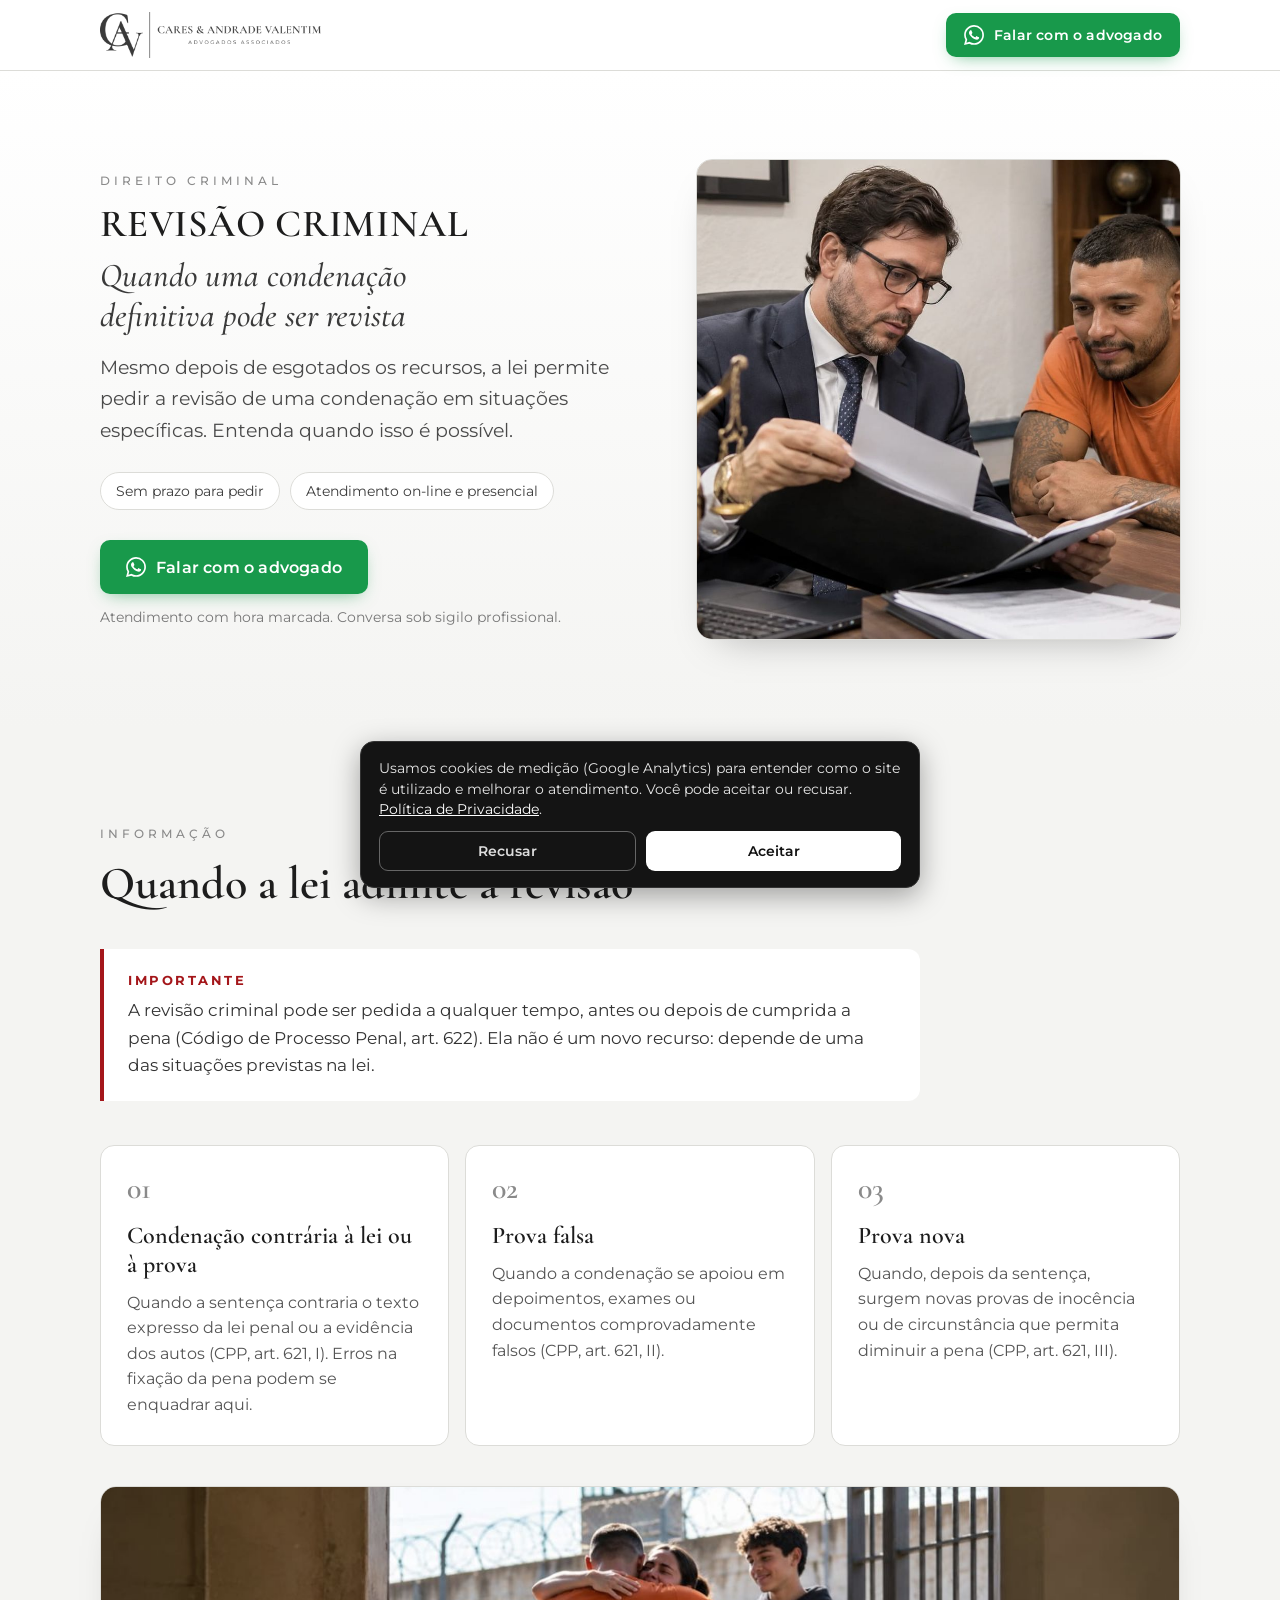
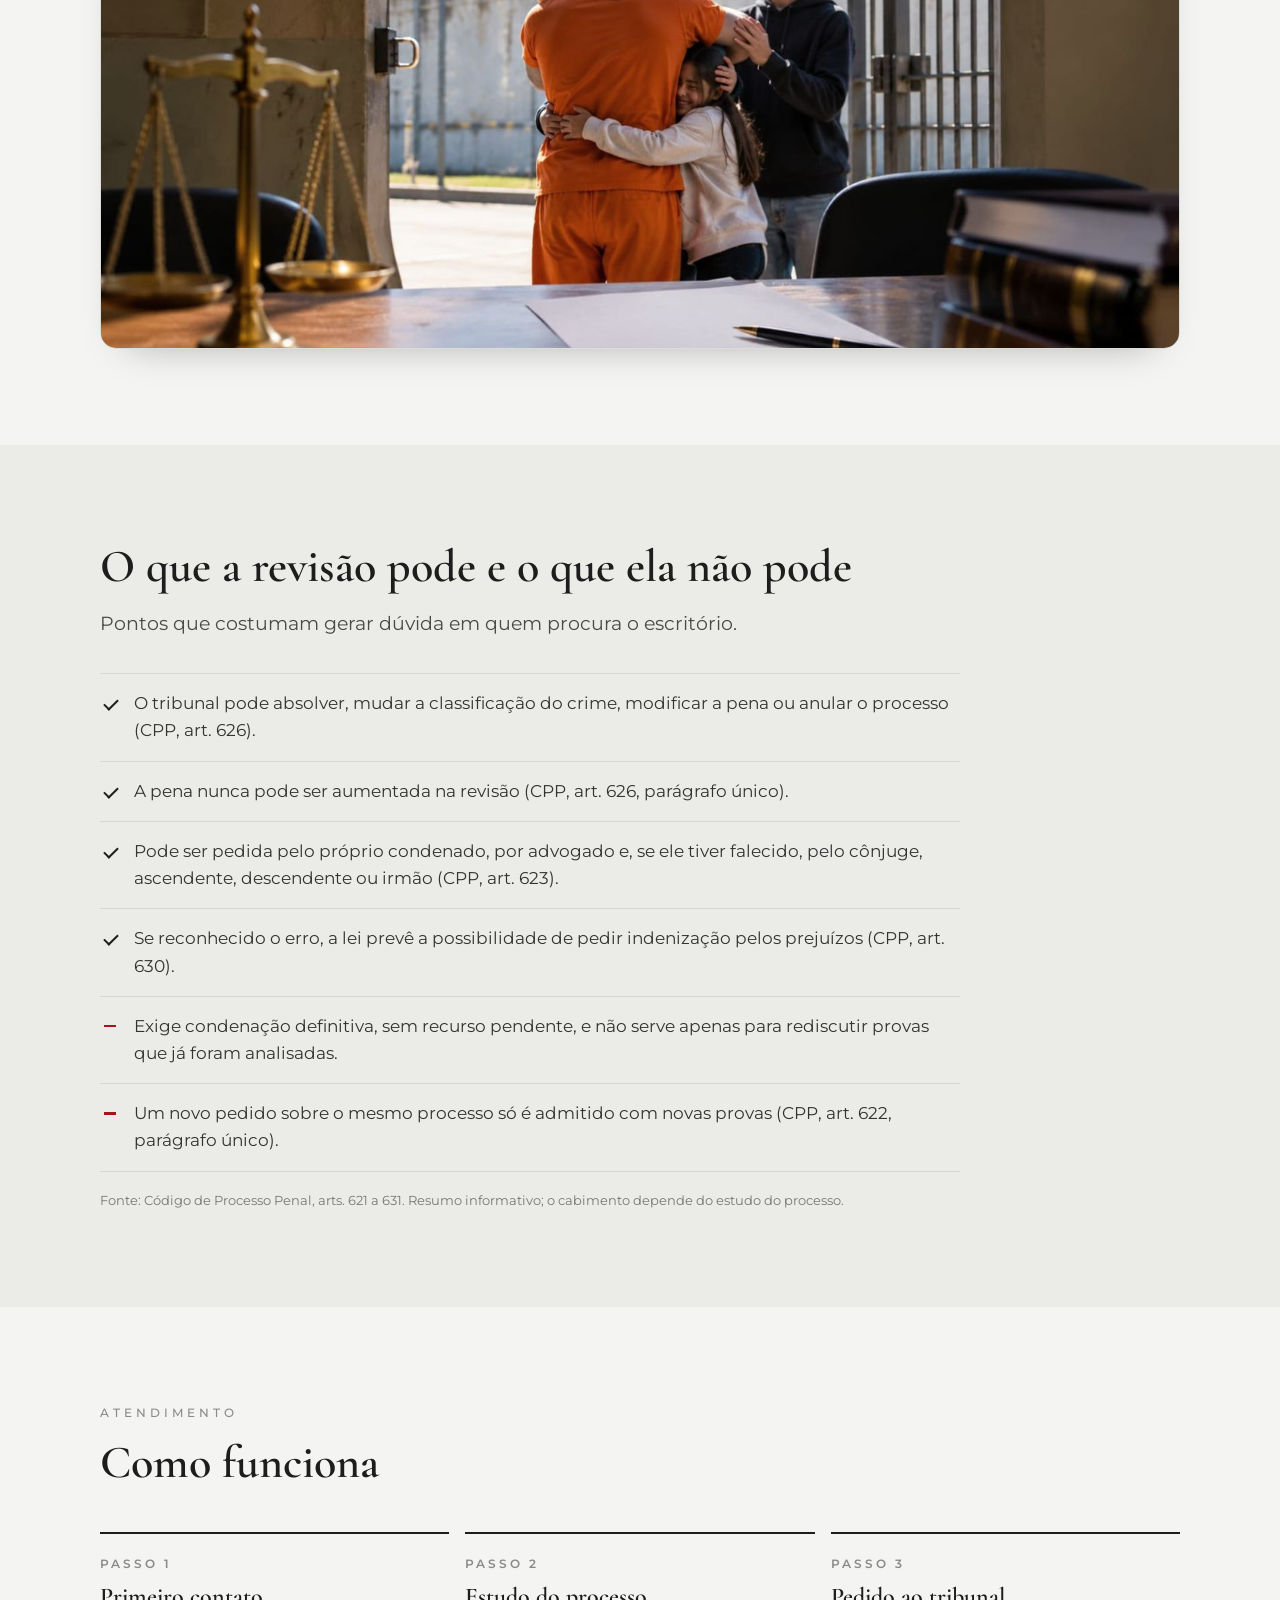
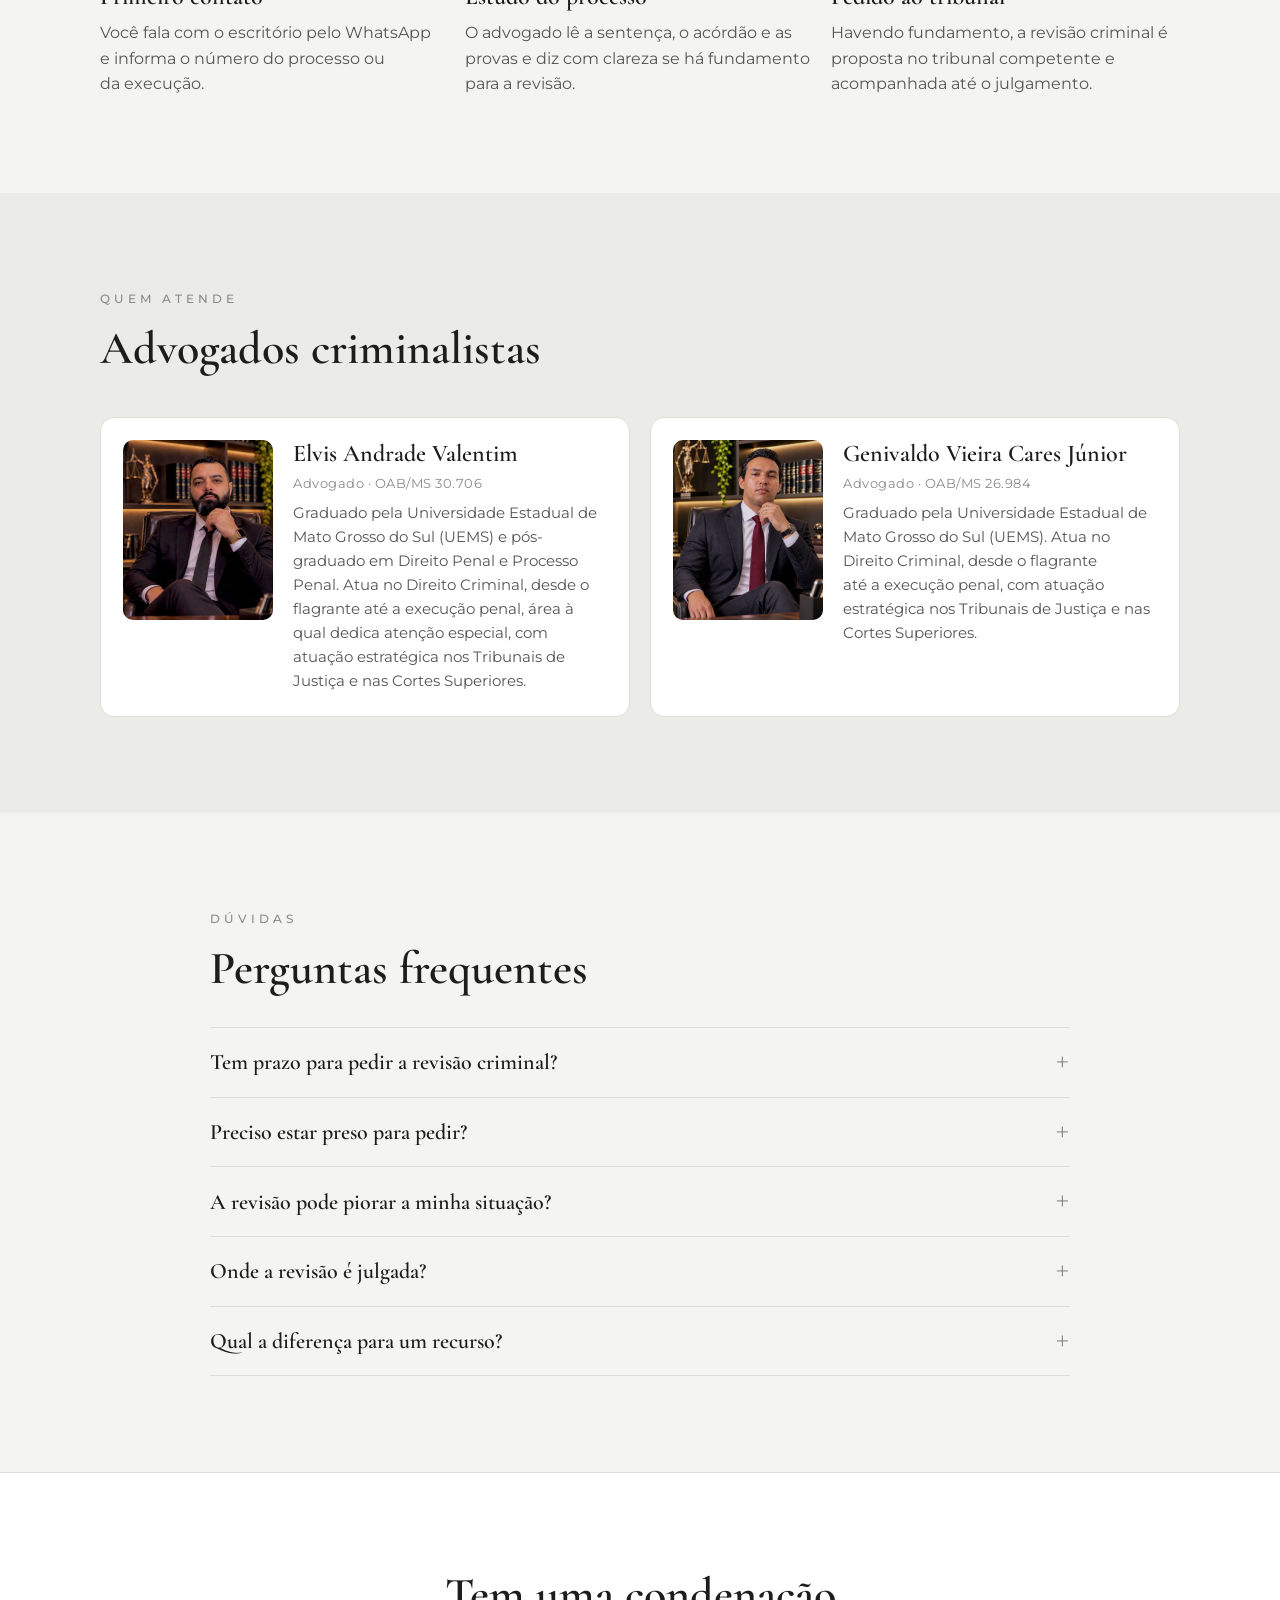
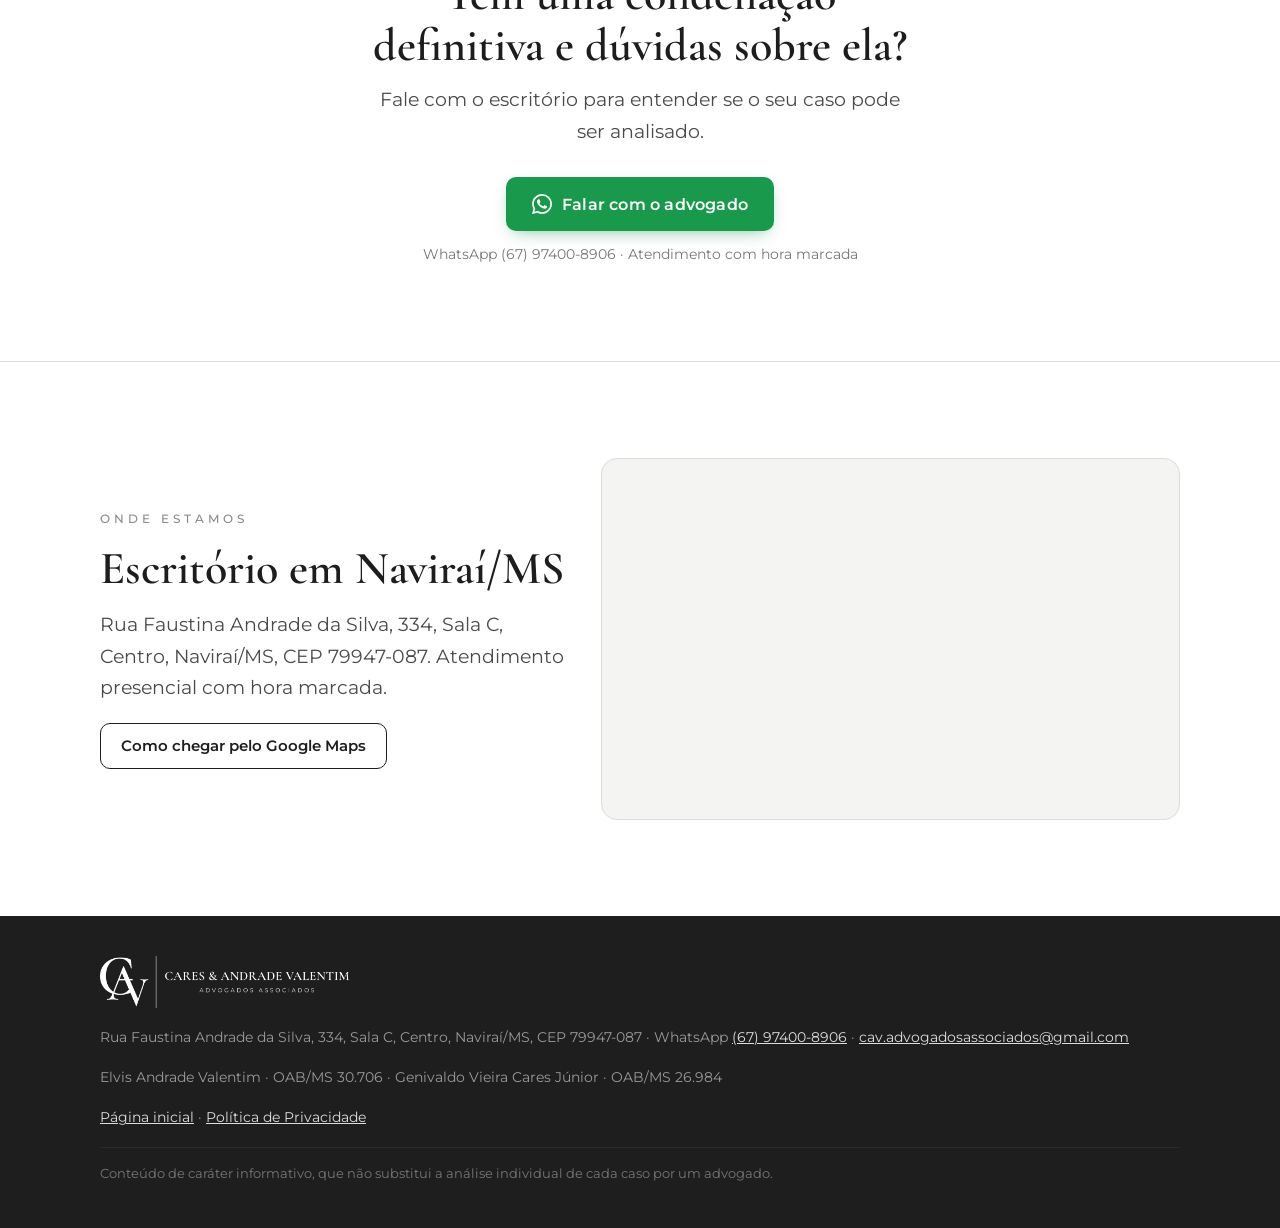
<file: revisao-criminal/index.html>
<!DOCTYPE html>
<html lang="pt-BR" data-cav-base="../">
<head>
<meta charset="utf-8">
<meta name="viewport" content="width=device-width, initial-scale=1">
<title>Revisão criminal: quando uma condenação definitiva pode ser revista · Cares &amp; Andrade Valentim Advogados Associados</title>
<meta name="description" content="Entenda o que é a revisão criminal, em quais situações a lei permite rever uma condenação definitiva e como funciona o pedido. Naviraí e todo o MS.">
<link rel="canonical" href="https://cavadvogadosassociados.com.br/revisao-criminal/">
<link rel="icon" href="../assets/favicon.png">
<meta property="og:type" content="website">
<meta property="og:title" content="Revisão criminal: quando uma condenação definitiva pode ser revista">
<meta property="og:description" content="Entenda o que é a revisão criminal, em quais situações a lei permite rever uma condenação definitiva e como funciona o pedido. Naviraí e todo o MS.">
<meta property="og:image" content="https://cavadvogadosassociados.com.br/assets/og.png">
<meta property="og:url" content="https://cavadvogadosassociados.com.br/revisao-criminal/">
<meta name="theme-color" content="#121212">
<link rel="preconnect" href="https://fonts.googleapis.com">
<link href="https://fonts.googleapis.com/css2?family=Cormorant+Garamond:wght@500;600&family=Montserrat:wght@300;400;500;600&display=swap" rel="stylesheet">
<link rel="stylesheet" href="../assets/lp.css">
<script type="application/ld+json">
{"@context":"https://schema.org","@type":"FAQPage","mainEntity":[
    {"@type":"Question","name":"Tem prazo para pedir a revisão criminal?","acceptedAnswer":{"@type":"Answer","text":"Não. Ela pode ser pedida a qualquer tempo, inclusive depois de extinta a pena (CPP, art. 622)."}},
    {"@type":"Question","name":"Preciso estar preso para pedir?","acceptedAnswer":{"@type":"Answer","text":"Não. A revisão criminal pode ser proposta por quem está preso, em liberdade ou já cumpriu a pena."}},
    {"@type":"Question","name":"A revisão pode piorar a minha situação?","acceptedAnswer":{"@type":"Answer","text":"Não. A lei proíbe que a pena seja agravada no julgamento da revisão (CPP, art. 626, parágrafo único)."}},
    {"@type":"Question","name":"Onde a revisão é julgada?","acceptedAnswer":{"@type":"Answer","text":"No tribunal. Para condenações da Justiça Estadual de Mato Grosso do Sul, em regra no Tribunal de Justiça (TJMS)."}},
    {"@type":"Question","name":"Qual a diferença para um recurso?","acceptedAnswer":{"@type":"Answer","text":"O recurso discute a decisão enquanto o processo está em andamento. A revisão criminal só cabe depois da condenação definitiva e nas situações do art. 621 do CPP."}}
]}
</script>
</head>
<body data-lp="revisao-criminal">
<header class="topo"><div class="wrap">
  <a href="../"><img src="../assets/logo-horizontal-grafite.png" alt="Cares &amp; Andrade Valentim Advogados Associados" width="230" height="46"></a>
  <a class="btn btn-wa" href="https://wa.me/5567974008906?text=Ol%C3%A1%21%20Vim%20pela%20p%C3%A1gina%20sobre%20revis%C3%A3o%20criminal%20e%20gostaria%20de%20orienta%C3%A7%C3%A3o." target="_blank" rel="noopener" data-lp="revisao-criminal" data-pos="topo"><svg viewBox="0 0 24 24" aria-hidden="true"><path d="M17.47 14.38c-.3-.15-1.76-.87-2.03-.97-.27-.1-.47-.15-.67.15-.2.3-.77.97-.94 1.16-.17.2-.35.22-.64.07-.3-.15-1.26-.46-2.39-1.47-.88-.79-1.48-1.76-1.65-2.06-.17-.3-.02-.46.13-.6.13-.13.3-.35.45-.52.15-.17.2-.3.3-.5.1-.2.05-.37-.03-.52-.07-.15-.67-1.61-.92-2.21-.24-.58-.49-.5-.67-.51h-.57c-.2 0-.52.07-.79.37-.27.3-1.04 1.02-1.04 2.48s1.07 2.88 1.21 3.07c.15.2 2.1 3.2 5.08 4.49.71.31 1.26.49 1.69.63.71.22 1.36.19 1.87.12.57-.09 1.76-.72 2.01-1.41.25-.7.25-1.29.17-1.41-.07-.13-.27-.2-.57-.35zM12.05 21.8h-.01a9.87 9.87 0 0 1-5.03-1.38l-.36-.21-3.74.98 1-3.65-.24-.37a9.86 9.86 0 0 1-1.51-5.26c0-5.45 4.44-9.88 9.89-9.88 2.64 0 5.12 1.03 6.99 2.9a9.82 9.82 0 0 1 2.89 6.99c0 5.45-4.44 9.88-9.88 9.88zm8.41-18.3A11.81 11.81 0 0 0 12.05 0C5.5 0 .16 5.34.16 11.89c0 2.1.55 4.14 1.59 5.95L.06 24l6.31-1.65a11.88 11.88 0 0 0 5.68 1.45h.01c6.55 0 11.89-5.34 11.89-11.89 0-3.18-1.24-6.16-3.49-8.41z"/></svg>Falar com o advogado</a>
</div></header>

<main>
<section class="hero"><div class="wrap">
  <div>
    <p class="eyebrow">Direito criminal</p>
    <h1>REVISÃO CRIMINAL</h1>
    <p class="chamada">Quando uma condenação definitiva pode ser revista</p>
    <p class="lead">Mesmo depois de esgotados os recursos, a lei permite pedir a revisão de uma condenação em situações específicas. Entenda quando isso é possível.</p>
    <ul class="selos"><li>Sem prazo para pedir</li><li>Atendimento on-line e presencial</li></ul>
    <div class="acao"><a class="btn btn-wa" href="https://wa.me/5567974008906?text=Ol%C3%A1%21%20Vim%20pela%20p%C3%A1gina%20sobre%20revis%C3%A3o%20criminal%20e%20gostaria%20de%20orienta%C3%A7%C3%A3o." target="_blank" rel="noopener" data-lp="revisao-criminal" data-pos="hero"><svg viewBox="0 0 24 24" aria-hidden="true"><path d="M17.47 14.38c-.3-.15-1.76-.87-2.03-.97-.27-.1-.47-.15-.67.15-.2.3-.77.97-.94 1.16-.17.2-.35.22-.64.07-.3-.15-1.26-.46-2.39-1.47-.88-.79-1.48-1.76-1.65-2.06-.17-.3-.02-.46.13-.6.13-.13.3-.35.45-.52.15-.17.2-.3.3-.5.1-.2.05-.37-.03-.52-.07-.15-.67-1.61-.92-2.21-.24-.58-.49-.5-.67-.51h-.57c-.2 0-.52.07-.79.37-.27.3-1.04 1.02-1.04 2.48s1.07 2.88 1.21 3.07c.15.2 2.1 3.2 5.08 4.49.71.31 1.26.49 1.69.63.71.22 1.36.19 1.87.12.57-.09 1.76-.72 2.01-1.41.25-.7.25-1.29.17-1.41-.07-.13-.27-.2-.57-.35zM12.05 21.8h-.01a9.87 9.87 0 0 1-5.03-1.38l-.36-.21-3.74.98 1-3.65-.24-.37a9.86 9.86 0 0 1-1.51-5.26c0-5.45 4.44-9.88 9.89-9.88 2.64 0 5.12 1.03 6.99 2.9a9.82 9.82 0 0 1 2.89 6.99c0 5.45-4.44 9.88-9.88 9.88zm8.41-18.3A11.81 11.81 0 0 0 12.05 0C5.5 0 .16 5.34.16 11.89c0 2.1.55 4.14 1.59 5.95L.06 24l6.31-1.65a11.88 11.88 0 0 0 5.68 1.45h.01c6.55 0 11.89-5.34 11.89-11.89 0-3.18-1.24-6.16-3.49-8.41z"/></svg>Falar com o advogado</a></div>
    <p class="micro">Atendimento com hora marcada. Conversa sob sigilo profissional.</p>
  </div>
  <div class="h-vis"><img src="../assets/img/lp/revisao-hero.jpg" alt="Advogado analisa documentos com o cliente" width="1400" height="788" style="object-position:35% 50%"></div>
</div></section>

<section><div class="wrap">
  <p class="eyebrow">Informação</p>
  <h2>Quando a lei admite a revisão</h2>
  <div class="aviso"><b>Importante</b><p>A revisão criminal pode ser pedida a qualquer tempo, antes ou depois de cumprida a pena (Código de Processo Penal, art. 622). Ela não é um novo recurso: depende de uma das situações previstas na lei.</p></div>
  <ol class="cards">
      <li><h3>Condenação contrária à lei ou à prova</h3><p>Quando a sentença contraria o texto expresso da lei penal ou a evidência dos autos (CPP, art. 621, I). Erros na fixação da pena podem se enquadrar aqui.</p></li>
      <li><h3>Prova falsa</h3><p>Quando a condenação se apoiou em depoimentos, exames ou documentos comprovadamente falsos (CPP, art. 621, II).</p></li>
      <li><h3>Prova nova</h3><p>Quando, depois da sentença, surgem novas provas de inocência ou de circunstância que permita diminuir a pena (CPP, art. 621, III).</p></li>
  </ol>
  <figure class="foto-sec"><img src="../assets/img/lp/revisao-2.jpg" alt="Mesa de trabalho com balança da justiça" width="1400" height="788" style="object-position:50% 50%"></figure>
</div></section>

<section class="cinza"><div class="wrap">
  <h2>O que a revisão pode e o que ela não pode</h2>
  <p class="lead">Pontos que costumam gerar dúvida em quem procura o escritório.</p>
  <ul class="lista">
      <li class="sim">O tribunal pode absolver, mudar a classificação do crime, modificar a pena ou anular o processo (CPP, art. 626).</li>
      <li class="sim">A pena nunca pode ser aumentada na revisão (CPP, art. 626, parágrafo único).</li>
      <li class="sim">Pode ser pedida pelo próprio condenado, por advogado e, se ele tiver falecido, pelo cônjuge, ascendente, descendente ou irmão (CPP, art. 623).</li>
      <li class="sim">Se reconhecido o erro, a lei prevê a possibilidade de pedir indenização pelos prejuízos (CPP, art. 630).</li>
      <li class="nao">Exige condenação definitiva, sem recurso pendente, e não serve apenas para rediscutir provas que já foram analisadas.</li>
      <li class="nao">Um novo pedido sobre o mesmo processo só é admitido com novas provas (CPP, art. 622, parágrafo único).</li>
  </ul>
  <p class="fonte">Fonte: Código de Processo Penal, arts. 621 a 631. Resumo informativo; o cabimento depende do estudo do processo.</p>
</div></section>

<section><div class="wrap">
  <p class="eyebrow">Atendimento</p>
  <h2>Como funciona</h2>
  <ol class="passos">
      <li><h3>Primeiro contato</h3><p>Você fala com o escritório pelo WhatsApp e informa o número do processo ou da execução.</p></li>
      <li><h3>Estudo do processo</h3><p>O advogado lê a sentença, o acórdão e as provas e diz com clareza se há fundamento para a revisão.</p></li>
      <li><h3>Pedido ao tribunal</h3><p>Havendo fundamento, a revisão criminal é proposta no tribunal competente e acompanhada até o julgamento.</p></li>
  </ol>
</div></section>

<section class="cinza"><div class="wrap">
  <p class="eyebrow">Quem atende</p>
  <h2>Advogados criminalistas</h2>
  <div class="socios">
      <article class="socio"><img src="../assets/img/dr-elvis.jpg" alt="Elvis Andrade Valentim" width="220" height="260"><div><h3>Elvis Andrade Valentim</h3><p class="oab">Advogado · OAB/MS 30.706</p><p>Graduado pela Universidade Estadual de Mato Grosso do Sul (UEMS) e pós-graduado em Direito Penal e Processo Penal. Atua no Direito Criminal, desde o flagrante até a execução penal, área à qual dedica atenção especial, com atuação estratégica nos Tribunais de Justiça e nas Cortes Superiores.</p></div></article>
      <article class="socio"><img src="../assets/img/dr-junior.jpg" alt="Genivaldo Vieira Cares Júnior" width="220" height="260"><div><h3>Genivaldo Vieira Cares Júnior</h3><p class="oab">Advogado · OAB/MS 26.984</p><p>Graduado pela Universidade Estadual de Mato Grosso do Sul (UEMS). Atua no Direito Criminal, desde o flagrante até a execução penal, com atuação estratégica nos Tribunais de Justiça e nas Cortes Superiores.</p></div></article>
  </div>
</div></section>

<section class="faq"><div class="wrap">
  <p class="eyebrow">Dúvidas</p>
  <h2>Perguntas frequentes</h2>
    <details><summary>Tem prazo para pedir a revisão criminal?</summary><p>Não. Ela pode ser pedida a qualquer tempo, inclusive depois de extinta a pena (CPP, art. 622).</p></details>
    <details><summary>Preciso estar preso para pedir?</summary><p>Não. A revisão criminal pode ser proposta por quem está preso, em liberdade ou já cumpriu a pena.</p></details>
    <details><summary>A revisão pode piorar a minha situação?</summary><p>Não. A lei proíbe que a pena seja agravada no julgamento da revisão (CPP, art. 626, parágrafo único).</p></details>
    <details><summary>Onde a revisão é julgada?</summary><p>No tribunal. Para condenações da Justiça Estadual de Mato Grosso do Sul, em regra no Tribunal de Justiça (TJMS).</p></details>
    <details><summary>Qual a diferença para um recurso?</summary><p>O recurso discute a decisão enquanto o processo está em andamento. A revisão criminal só cabe depois da condenação definitiva e nas situações do art. 621 do CPP.</p></details>
</div></section>

<section class="final"><div class="wrap">
  <h2>Tem uma condenação definitiva e dúvidas sobre ela?</h2>
  <p class="lead">Fale com o escritório para entender se o seu caso pode ser analisado.</p>
  <a class="btn btn-wa" href="https://wa.me/5567974008906?text=Ol%C3%A1%21%20Vim%20pela%20p%C3%A1gina%20sobre%20revis%C3%A3o%20criminal%20e%20gostaria%20de%20orienta%C3%A7%C3%A3o." target="_blank" rel="noopener" data-lp="revisao-criminal" data-pos="final"><svg viewBox="0 0 24 24" aria-hidden="true"><path d="M17.47 14.38c-.3-.15-1.76-.87-2.03-.97-.27-.1-.47-.15-.67.15-.2.3-.77.97-.94 1.16-.17.2-.35.22-.64.07-.3-.15-1.26-.46-2.39-1.47-.88-.79-1.48-1.76-1.65-2.06-.17-.3-.02-.46.13-.6.13-.13.3-.35.45-.52.15-.17.2-.3.3-.5.1-.2.05-.37-.03-.52-.07-.15-.67-1.61-.92-2.21-.24-.58-.49-.5-.67-.51h-.57c-.2 0-.52.07-.79.37-.27.3-1.04 1.02-1.04 2.48s1.07 2.88 1.21 3.07c.15.2 2.1 3.2 5.08 4.49.71.31 1.26.49 1.69.63.71.22 1.36.19 1.87.12.57-.09 1.76-.72 2.01-1.41.25-.7.25-1.29.17-1.41-.07-.13-.27-.2-.57-.35zM12.05 21.8h-.01a9.87 9.87 0 0 1-5.03-1.38l-.36-.21-3.74.98 1-3.65-.24-.37a9.86 9.86 0 0 1-1.51-5.26c0-5.45 4.44-9.88 9.89-9.88 2.64 0 5.12 1.03 6.99 2.9a9.82 9.82 0 0 1 2.89 6.99c0 5.45-4.44 9.88-9.88 9.88zm8.41-18.3A11.81 11.81 0 0 0 12.05 0C5.5 0 .16 5.34.16 11.89c0 2.1.55 4.14 1.59 5.95L.06 24l6.31-1.65a11.88 11.88 0 0 0 5.68 1.45h.01c6.55 0 11.89-5.34 11.89-11.89 0-3.18-1.24-6.16-3.49-8.41z"/></svg>Falar com o advogado</a>
  <p class="micro">WhatsApp (67) 97400-8906 · Atendimento com hora marcada</p>
</div></section>
</main>

<section class="mapa"><div class="wrap">
  <div class="mapa-txt">
    <p class="eyebrow">Onde estamos</p>
    <h2>Escritório em Naviraí/MS</h2>
    <p class="lead">Rua Faustina Andrade da Silva, 334, Sala C, Centro, Naviraí/MS, CEP 79947-087. Atendimento presencial com hora marcada.</p>
    <a class="btn-mapa" href="https://www.google.com/maps/dir/?api=1&amp;destination=Cares+%26+Andrade+Valentim+Advogados+Associados,+Navira%C3%AD+-+MS" target="_blank" rel="noopener" data-lp="revisao-criminal" data-pos="mapa">Como chegar pelo Google Maps</a>
  </div>
  <div class="mapa-frame"><iframe title="Localização do escritório Cares &amp; Andrade Valentim no Google Maps" src="https://www.google.com/maps?q=Cares+%26+Andrade+Valentim+Advogados+Associados,+Navira%C3%AD+-+MS&amp;z=16&amp;output=embed" loading="lazy" referrerpolicy="no-referrer-when-downgrade"></iframe></div>
</div></section>

<footer class="rodape"><div class="wrap">
  <img src="../assets/logo-horizontal-branco.png" alt="Cares &amp; Andrade Valentim Advogados Associados" width="260" height="52">
  <p>Rua Faustina Andrade da Silva, 334, Sala C, Centro, Naviraí/MS, CEP 79947-087 · WhatsApp <a href="https://wa.me/5567974008906?text=Ol%C3%A1%21%20Vim%20pela%20p%C3%A1gina%20sobre%20revis%C3%A3o%20criminal%20e%20gostaria%20de%20orienta%C3%A7%C3%A3o." data-lp="revisao-criminal" data-pos="rodape">(67) 97400-8906</a> · <a href="mailto:cav.advogadosassociados@gmail.com">cav.advogadosassociados@gmail.com</a></p>
  <p>Elvis Andrade Valentim · OAB/MS 30.706 · Genivaldo Vieira Cares Júnior · OAB/MS 26.984</p>
  <p><a href="../">Página inicial</a> · <a href="../privacidade.html">Política de Privacidade</a></p>
  <p class="aviso-legal">Conteúdo de caráter informativo, que não substitui a análise individual de cada caso por um advogado.</p>
</div></footer>

<a class="wa-flutuante" href="https://wa.me/5567974008906?text=Ol%C3%A1%21%20Vim%20pela%20p%C3%A1gina%20sobre%20revis%C3%A3o%20criminal%20e%20gostaria%20de%20orienta%C3%A7%C3%A3o." target="_blank" rel="noopener" data-lp="revisao-criminal" data-pos="flutuante" aria-label="Falar com o advogado pelo WhatsApp"><svg viewBox="0 0 24 24" aria-hidden="true"><path d="M17.47 14.38c-.3-.15-1.76-.87-2.03-.97-.27-.1-.47-.15-.67.15-.2.3-.77.97-.94 1.16-.17.2-.35.22-.64.07-.3-.15-1.26-.46-2.39-1.47-.88-.79-1.48-1.76-1.65-2.06-.17-.3-.02-.46.13-.6.13-.13.3-.35.45-.52.15-.17.2-.3.3-.5.1-.2.05-.37-.03-.52-.07-.15-.67-1.61-.92-2.21-.24-.58-.49-.5-.67-.51h-.57c-.2 0-.52.07-.79.37-.27.3-1.04 1.02-1.04 2.48s1.07 2.88 1.21 3.07c.15.2 2.1 3.2 5.08 4.49.71.31 1.26.49 1.69.63.71.22 1.36.19 1.87.12.57-.09 1.76-.72 2.01-1.41.25-.7.25-1.29.17-1.41-.07-.13-.27-.2-.57-.35zM12.05 21.8h-.01a9.87 9.87 0 0 1-5.03-1.38l-.36-.21-3.74.98 1-3.65-.24-.37a9.86 9.86 0 0 1-1.51-5.26c0-5.45 4.44-9.88 9.89-9.88 2.64 0 5.12 1.03 6.99 2.9a9.82 9.82 0 0 1 2.89 6.99c0 5.45-4.44 9.88-9.88 9.88zm8.41-18.3A11.81 11.81 0 0 0 12.05 0C5.5 0 .16 5.34.16 11.89c0 2.1.55 4.14 1.59 5.95L.06 24l6.31-1.65a11.88 11.88 0 0 0 5.68 1.45h.01c6.55 0 11.89-5.34 11.89-11.89 0-3.18-1.24-6.16-3.49-8.41z"/></svg><span>Falar com o advogado</span></a>
<script>(function(){var b=document.querySelector('.wa-flutuante');if(!b)return;document.documentElement.classList.add('js');function f(){b.classList.toggle('on',window.scrollY>420)}window.addEventListener('scroll',f,{passive:true});f();})();</script>
<script src="../assets/cav-analytics.js"></script>
</body>
</html>
</file>
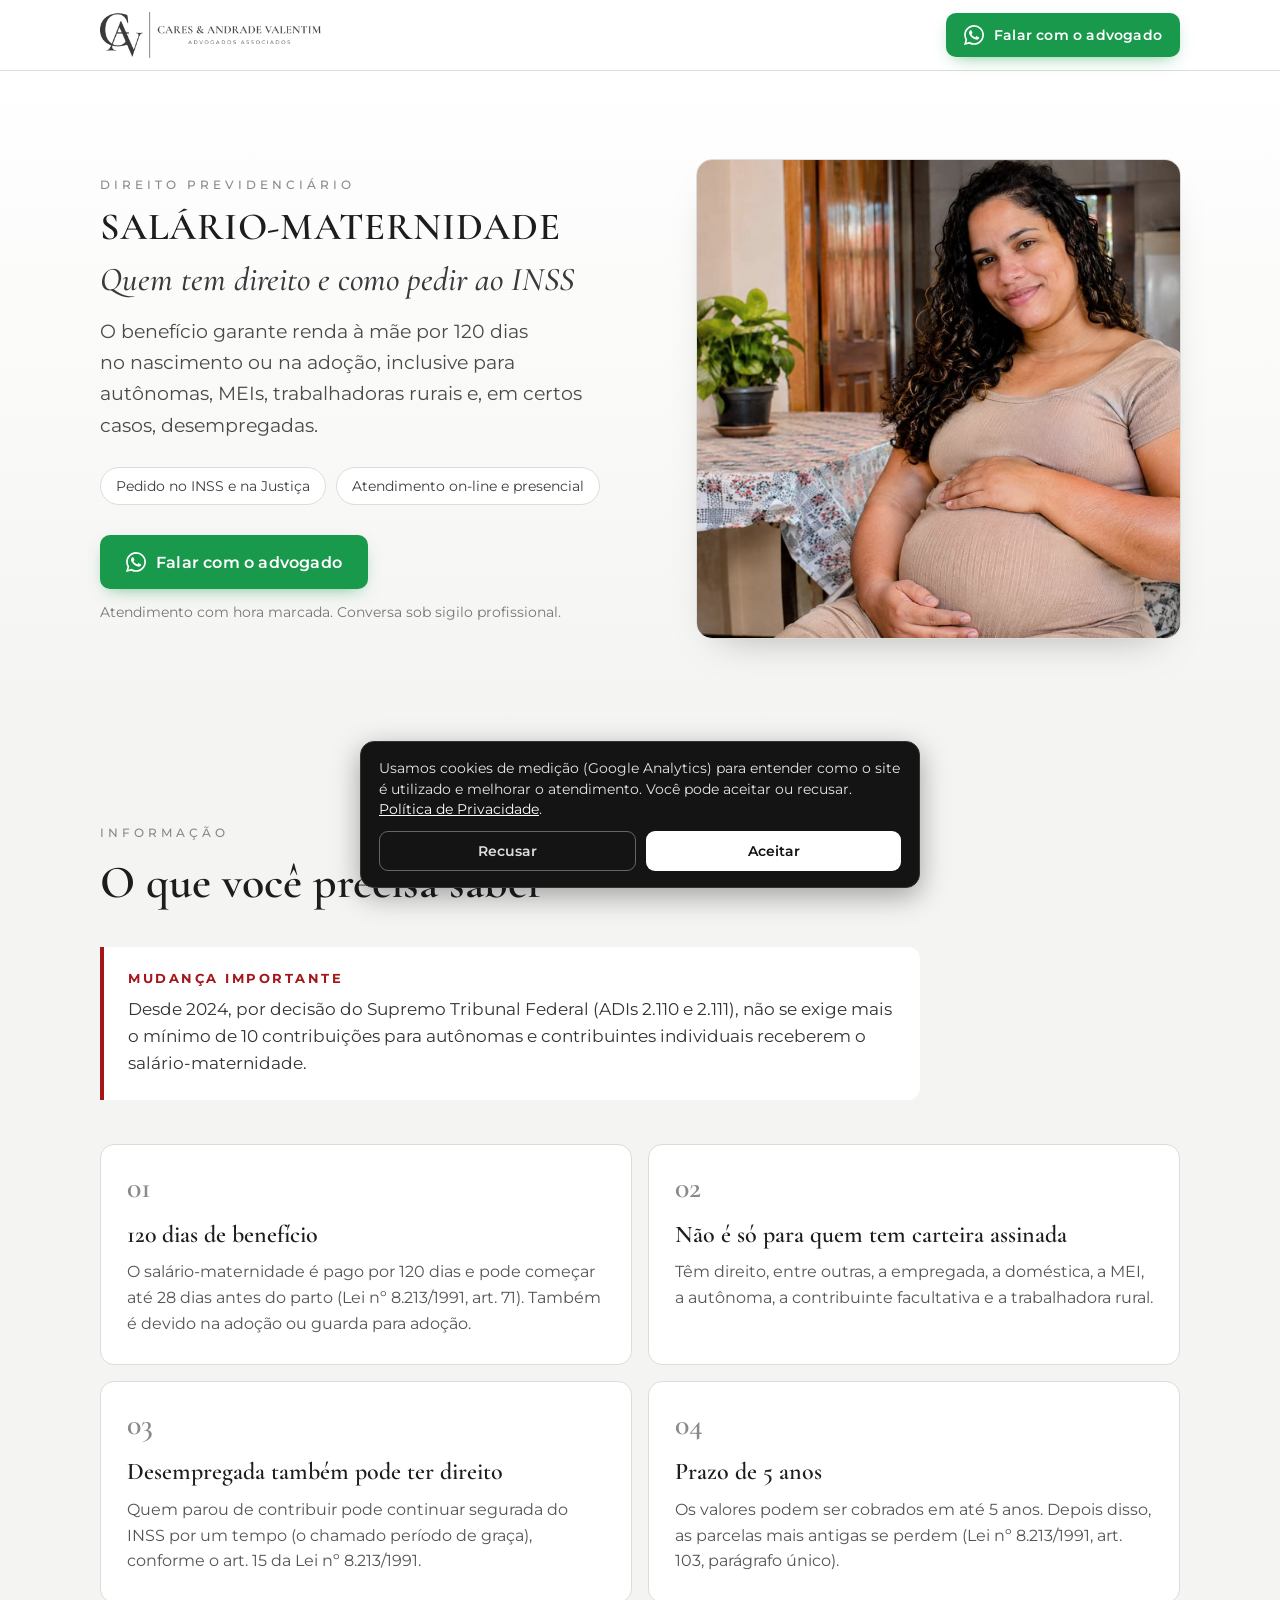
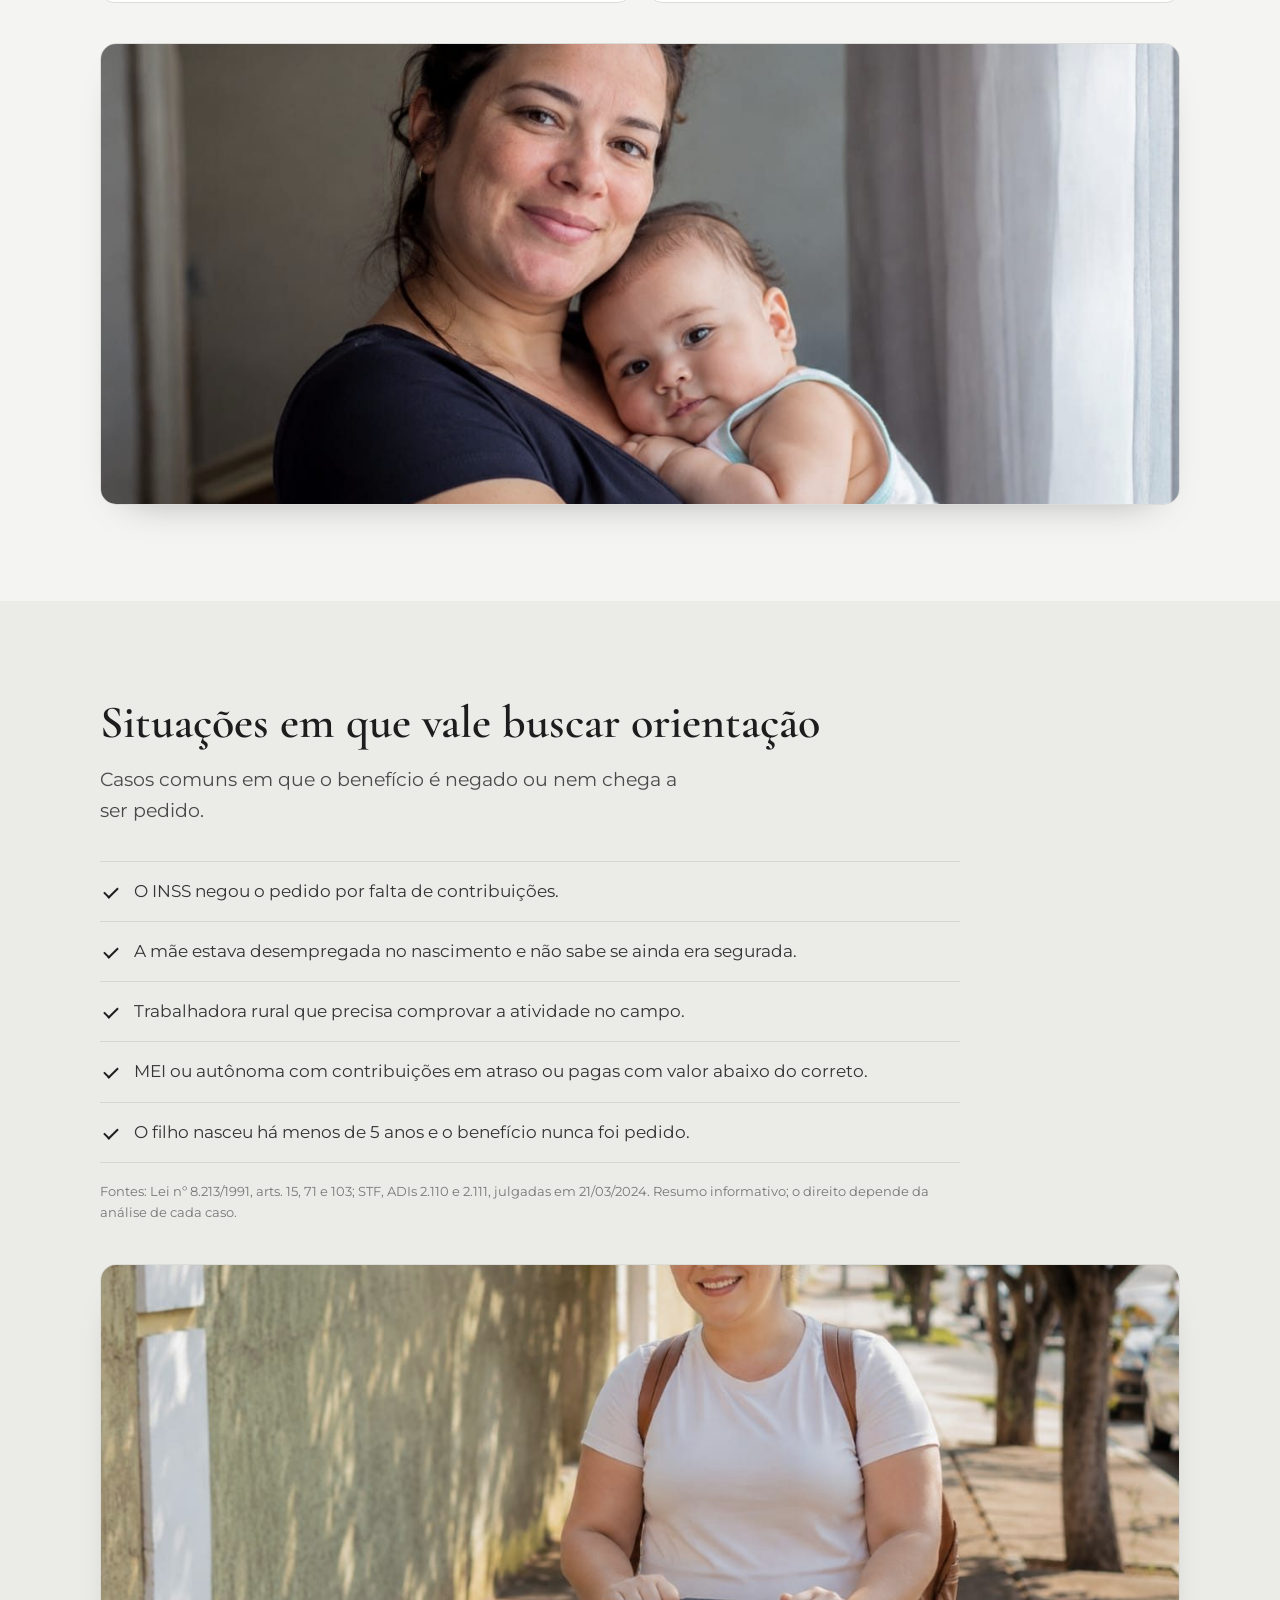
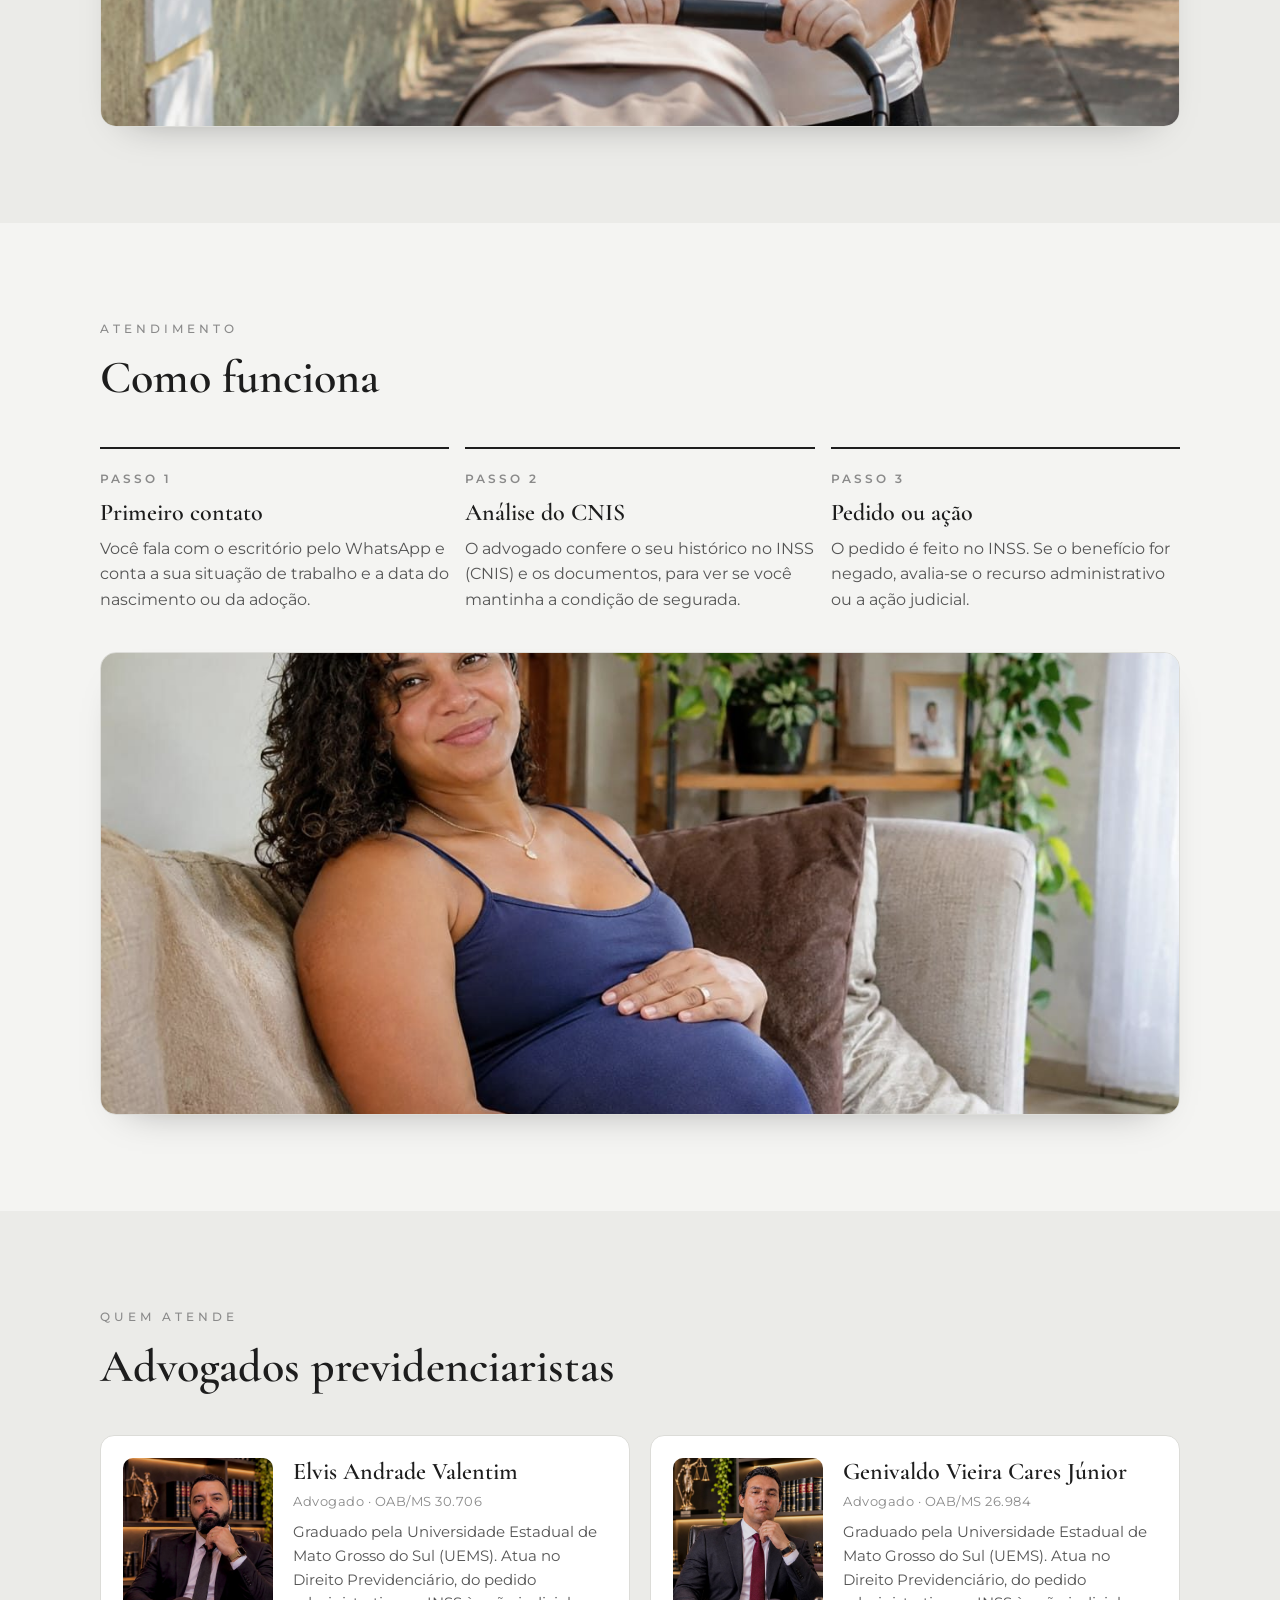
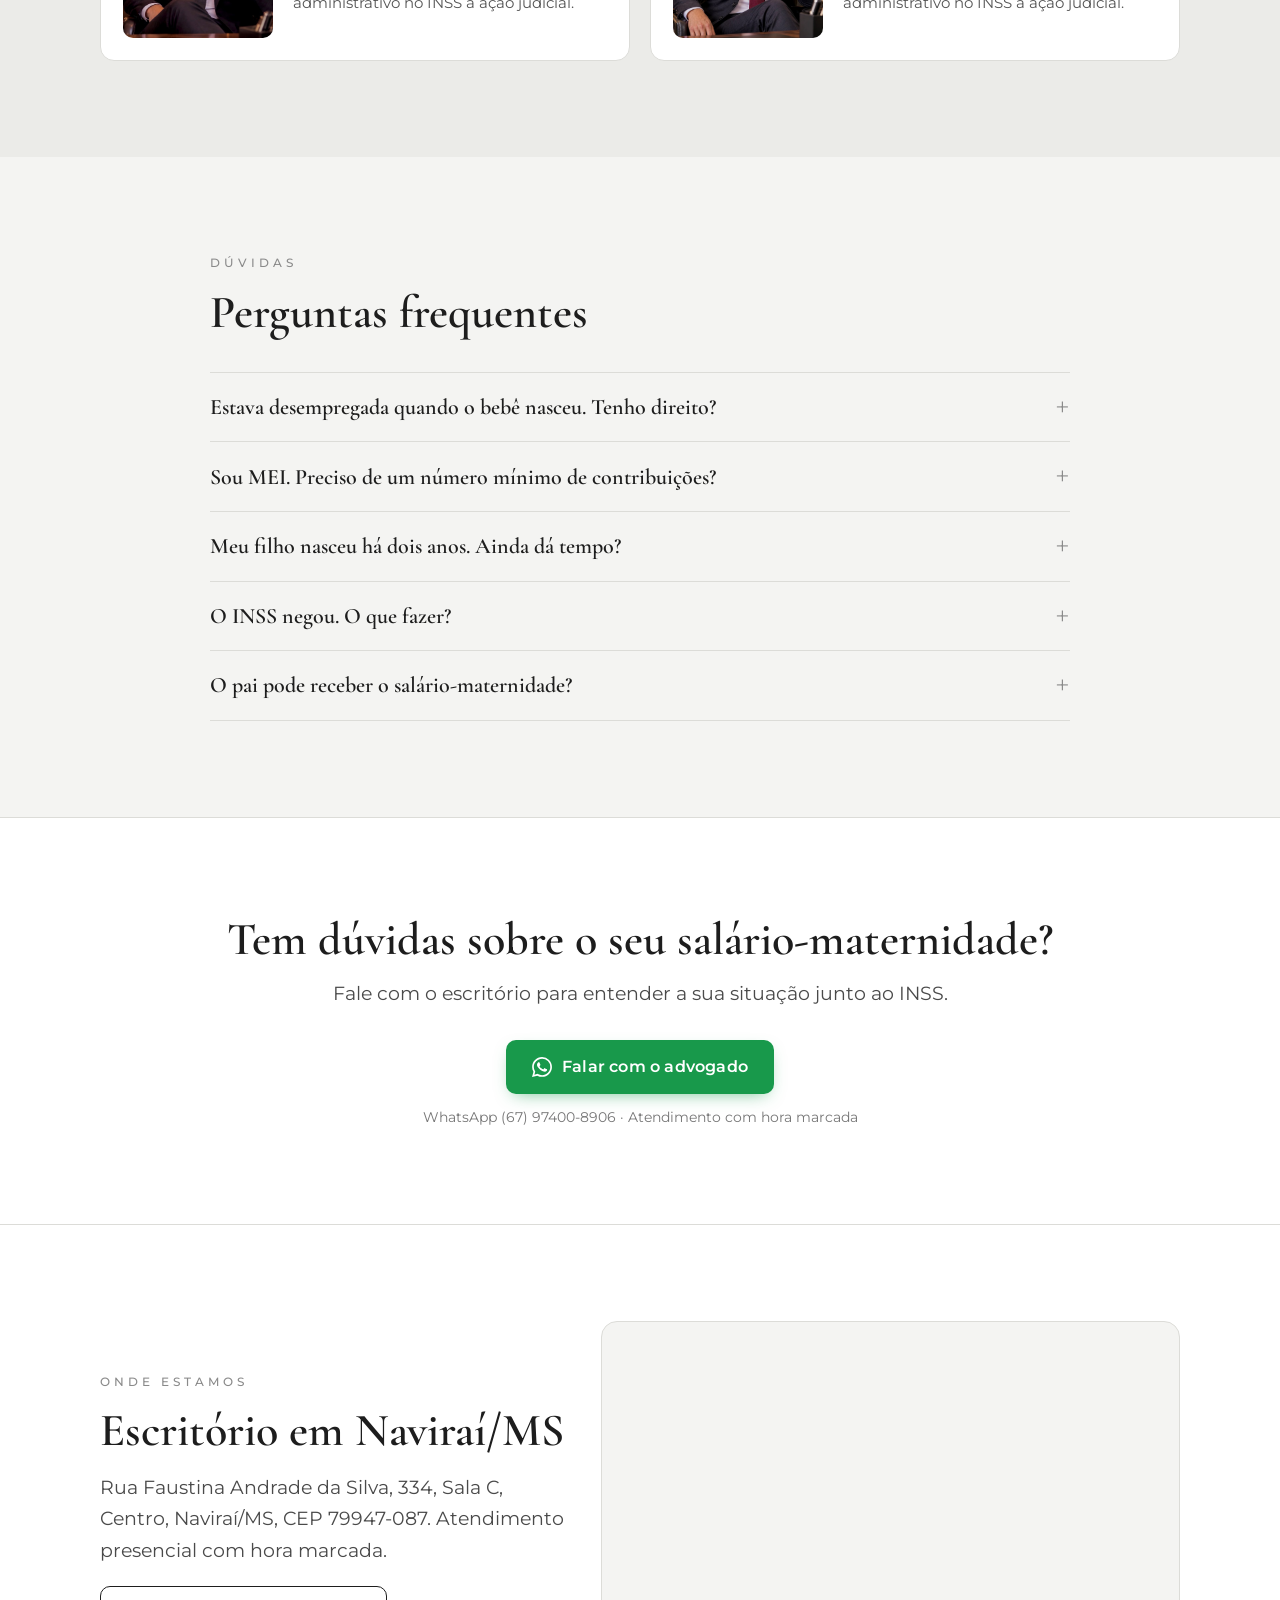
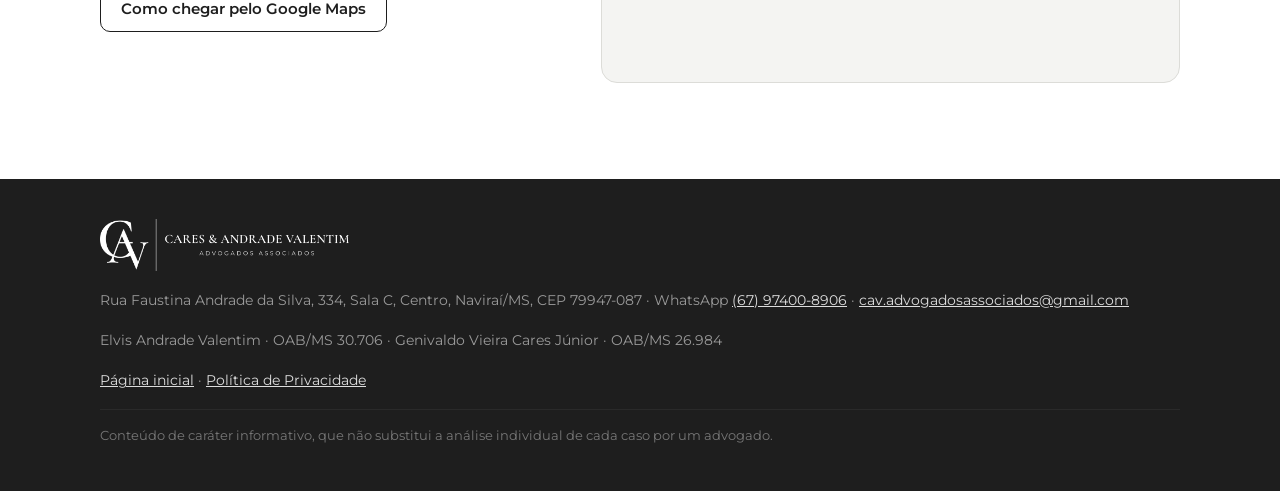
<file: salario-maternidade/index.html>
<!DOCTYPE html>
<html lang="pt-BR" data-cav-base="../">
<head>
<meta charset="utf-8">
<meta name="viewport" content="width=device-width, initial-scale=1">
<title>Salário-maternidade: quem tem direito e como pedir ao INSS · Cares &amp; Andrade Valentim Advogados Associados</title>
<meta name="description" content="Entenda quem tem direito ao salário-maternidade, inclusive autônomas, MEIs, trabalhadoras rurais e desempregadas, e o que fazer se o INSS negar o benefício. Naviraí e todo o MS.">
<link rel="canonical" href="https://cavadvogadosassociados.com.br/salario-maternidade/">
<link rel="icon" href="../assets/favicon.png">
<meta property="og:type" content="website">
<meta property="og:title" content="Salário-maternidade: quem tem direito e como pedir ao INSS">
<meta property="og:description" content="Entenda quem tem direito ao salário-maternidade, inclusive autônomas, MEIs, trabalhadoras rurais e desempregadas, e o que fazer se o INSS negar o benefício. Naviraí e todo o MS.">
<meta property="og:image" content="https://cavadvogadosassociados.com.br/assets/og.png">
<meta property="og:url" content="https://cavadvogadosassociados.com.br/salario-maternidade/">
<meta name="theme-color" content="#121212">
<link rel="preconnect" href="https://fonts.googleapis.com">
<link href="https://fonts.googleapis.com/css2?family=Cormorant+Garamond:wght@500;600&family=Montserrat:wght@300;400;500;600&display=swap" rel="stylesheet">
<link rel="stylesheet" href="../assets/lp.css">
<script type="application/ld+json">
{"@context":"https://schema.org","@type":"FAQPage","mainEntity":[
    {"@type":"Question","name":"Estava desempregada quando o bebê nasceu. Tenho direito?","acceptedAnswer":{"@type":"Answer","text":"Pode ter. Depende de quando foi a última contribuição ou o último emprego e de você ainda estar no período de graça (Lei nº 8.213/1991, art. 15)."}},
    {"@type":"Question","name":"Sou MEI. Preciso de um número mínimo de contribuições?","acceptedAnswer":{"@type":"Answer","text":"Pela decisão do STF nas ADIs 2.110 e 2.111, a carência de 10 contribuições não pode mais ser exigida. É preciso, porém, ter a qualidade de segurada na data do parto."}},
    {"@type":"Question","name":"Meu filho nasceu há dois anos. Ainda dá tempo?","acceptedAnswer":{"@type":"Answer","text":"Os valores podem ser cobrados em até 5 anos. Quanto antes o pedido for feito, menor o risco de perder parcelas."}},
    {"@type":"Question","name":"O INSS negou. O que fazer?","acceptedAnswer":{"@type":"Answer","text":"É possível apresentar recurso administrativo ou entrar com ação judicial. A escolha depende do motivo da negativa e dos documentos disponíveis."}},
    {"@type":"Question","name":"O pai pode receber o salário-maternidade?","acceptedAnswer":{"@type":"Answer","text":"Em situações específicas, sim: por exemplo, na adoção ou em caso de falecimento da mãe (Lei nº 8.213/1991, arts. 71-A e 71-B)."}}
]}
</script>
</head>
<body data-lp="salario-maternidade">
<header class="topo"><div class="wrap">
  <a href="../"><img src="../assets/logo-horizontal-grafite.png" alt="Cares &amp; Andrade Valentim Advogados Associados" width="230" height="46"></a>
  <a class="btn btn-wa" href="https://wa.me/5567974008906?text=Ol%C3%A1%21%20Vim%20pela%20p%C3%A1gina%20sobre%20sal%C3%A1rio-maternidade%20e%20gostaria%20de%20orienta%C3%A7%C3%A3o." target="_blank" rel="noopener" data-lp="salario-maternidade" data-pos="topo"><svg viewBox="0 0 24 24" aria-hidden="true"><path d="M17.47 14.38c-.3-.15-1.76-.87-2.03-.97-.27-.1-.47-.15-.67.15-.2.3-.77.97-.94 1.16-.17.2-.35.22-.64.07-.3-.15-1.26-.46-2.39-1.47-.88-.79-1.48-1.76-1.65-2.06-.17-.3-.02-.46.13-.6.13-.13.3-.35.45-.52.15-.17.2-.3.3-.5.1-.2.05-.37-.03-.52-.07-.15-.67-1.61-.92-2.21-.24-.58-.49-.5-.67-.51h-.57c-.2 0-.52.07-.79.37-.27.3-1.04 1.02-1.04 2.48s1.07 2.88 1.21 3.07c.15.2 2.1 3.2 5.08 4.49.71.31 1.26.49 1.69.63.71.22 1.36.19 1.87.12.57-.09 1.76-.72 2.01-1.41.25-.7.25-1.29.17-1.41-.07-.13-.27-.2-.57-.35zM12.05 21.8h-.01a9.87 9.87 0 0 1-5.03-1.38l-.36-.21-3.74.98 1-3.65-.24-.37a9.86 9.86 0 0 1-1.51-5.26c0-5.45 4.44-9.88 9.89-9.88 2.64 0 5.12 1.03 6.99 2.9a9.82 9.82 0 0 1 2.89 6.99c0 5.45-4.44 9.88-9.88 9.88zm8.41-18.3A11.81 11.81 0 0 0 12.05 0C5.5 0 .16 5.34.16 11.89c0 2.1.55 4.14 1.59 5.95L.06 24l6.31-1.65a11.88 11.88 0 0 0 5.68 1.45h.01c6.55 0 11.89-5.34 11.89-11.89 0-3.18-1.24-6.16-3.49-8.41z"/></svg>Falar com o advogado</a>
</div></header>

<main>
<section class="hero"><div class="wrap">
  <div>
    <p class="eyebrow">Direito previdenciário</p>
    <h1><span class="nw">SALÁRIO-MATERNIDADE</span></h1>
    <p class="chamada">Quem tem direito e como pedir ao INSS</p>
    <p class="lead">O benefício garante renda à mãe por 120 dias no nascimento ou na adoção, inclusive para autônomas, MEIs, trabalhadoras rurais e, em certos casos, desempregadas.</p>
    <ul class="selos"><li>Pedido no INSS e na Justiça</li><li>Atendimento on-line e presencial</li></ul>
    <div class="acao"><a class="btn btn-wa" href="https://wa.me/5567974008906?text=Ol%C3%A1%21%20Vim%20pela%20p%C3%A1gina%20sobre%20sal%C3%A1rio-maternidade%20e%20gostaria%20de%20orienta%C3%A7%C3%A3o." target="_blank" rel="noopener" data-lp="salario-maternidade" data-pos="hero"><svg viewBox="0 0 24 24" aria-hidden="true"><path d="M17.47 14.38c-.3-.15-1.76-.87-2.03-.97-.27-.1-.47-.15-.67.15-.2.3-.77.97-.94 1.16-.17.2-.35.22-.64.07-.3-.15-1.26-.46-2.39-1.47-.88-.79-1.48-1.76-1.65-2.06-.17-.3-.02-.46.13-.6.13-.13.3-.35.45-.52.15-.17.2-.3.3-.5.1-.2.05-.37-.03-.52-.07-.15-.67-1.61-.92-2.21-.24-.58-.49-.5-.67-.51h-.57c-.2 0-.52.07-.79.37-.27.3-1.04 1.02-1.04 2.48s1.07 2.88 1.21 3.07c.15.2 2.1 3.2 5.08 4.49.71.31 1.26.49 1.69.63.71.22 1.36.19 1.87.12.57-.09 1.76-.72 2.01-1.41.25-.7.25-1.29.17-1.41-.07-.13-.27-.2-.57-.35zM12.05 21.8h-.01a9.87 9.87 0 0 1-5.03-1.38l-.36-.21-3.74.98 1-3.65-.24-.37a9.86 9.86 0 0 1-1.51-5.26c0-5.45 4.44-9.88 9.89-9.88 2.64 0 5.12 1.03 6.99 2.9a9.82 9.82 0 0 1 2.89 6.99c0 5.45-4.44 9.88-9.88 9.88zm8.41-18.3A11.81 11.81 0 0 0 12.05 0C5.5 0 .16 5.34.16 11.89c0 2.1.55 4.14 1.59 5.95L.06 24l6.31-1.65a11.88 11.88 0 0 0 5.68 1.45h.01c6.55 0 11.89-5.34 11.89-11.89 0-3.18-1.24-6.16-3.49-8.41z"/></svg>Falar com o advogado</a></div>
    <p class="micro">Atendimento com hora marcada. Conversa sob sigilo profissional.</p>
  </div>
  <div class="h-vis"><img src="../assets/img/lp/maternidade-hero.jpg" alt="Gestante sentada à mesa da cozinha de casa" width="1400" height="788" style="object-position:60% 50%"></div>
</div></section>

<section><div class="wrap">
  <p class="eyebrow">Informação</p>
  <h2>O que você precisa saber</h2>
  <div class="aviso"><b>Mudança importante</b><p>Desde 2024, por decisão do Supremo Tribunal Federal (ADIs 2.110 e 2.111), não se exige mais o mínimo de 10 contribuições para autônomas e contribuintes individuais receberem o salário-maternidade.</p></div>
  <ol class="cards">
      <li><h3>120 dias de benefício</h3><p>O salário-maternidade é pago por 120 dias e pode começar até 28 dias antes do parto (Lei nº 8.213/1991, art. 71). Também é devido na adoção ou guarda para adoção.</p></li>
      <li><h3>Não é só para quem tem carteira assinada</h3><p>Têm direito, entre outras, a empregada, a doméstica, a MEI, a autônoma, a contribuinte facultativa e a trabalhadora rural.</p></li>
      <li><h3>Desempregada também pode ter direito</h3><p>Quem parou de contribuir pode continuar segurada do INSS por um tempo (o chamado período de graça), conforme o art. 15 da Lei nº 8.213/1991.</p></li>
      <li><h3>Prazo de 5 anos</h3><p>Os valores podem ser cobrados em até 5 anos. Depois disso, as parcelas mais antigas se perdem (Lei nº 8.213/1991, art. 103, parágrafo único).</p></li>
  </ol>
  <figure class="foto-sec"><img src="../assets/img/lp/maternidade-2.jpg" alt="Mãe com o bebê no colo em casa" width="1400" height="788" style="object-position:50% 50%"></figure>
</div></section>

<section class="cinza"><div class="wrap">
  <h2>Situações em que vale buscar orientação</h2>
  <p class="lead">Casos comuns em que o benefício é negado ou nem chega a ser pedido.</p>
  <ul class="lista">
      <li class="sim">O INSS negou o pedido por falta de contribuições.</li>
      <li class="sim">A mãe estava desempregada no nascimento e não sabe se ainda era segurada.</li>
      <li class="sim">Trabalhadora rural que precisa comprovar a atividade no campo.</li>
      <li class="sim">MEI ou autônoma com contribuições em atraso ou pagas com valor abaixo do correto.</li>
      <li class="sim">O filho nasceu há menos de 5 anos e o benefício nunca foi pedido.</li>
  </ul>
  <p class="fonte">Fontes: Lei nº 8.213/1991, arts. 15, 71 e 103; STF, ADIs 2.110 e 2.111, julgadas em 21/03/2024. Resumo informativo; o direito depende da análise de cada caso.</p>
  <figure class="foto-sec"><img src="../assets/img/lp/maternidade-3.jpg" alt="Mãe caminhando na calçada com o carrinho de bebê" width="1400" height="788" style="object-position:50% 50%"></figure>
</div></section>

<section><div class="wrap">
  <p class="eyebrow">Atendimento</p>
  <h2>Como funciona</h2>
  <ol class="passos">
      <li><h3>Primeiro contato</h3><p>Você fala com o escritório pelo WhatsApp e conta a sua situação de trabalho e a data do nascimento ou da adoção.</p></li>
      <li><h3>Análise do CNIS</h3><p>O advogado confere o seu histórico no INSS (CNIS) e os documentos, para ver se você mantinha a condição de segurada.</p></li>
      <li><h3>Pedido ou ação</h3><p>O pedido é feito no INSS. Se o benefício for negado, avalia-se o recurso administrativo ou a ação judicial.</p></li>
  </ol>
  <figure class="foto-sec"><img src="../assets/img/lp/maternidade-4.jpg" alt="Gestante sentada no sofá da sala" width="1400" height="788" style="object-position:50% 50%"></figure>
</div></section>

<section class="cinza"><div class="wrap">
  <p class="eyebrow">Quem atende</p>
  <h2>Advogados previdenciaristas</h2>
  <div class="socios">
      <article class="socio"><img src="../assets/img/dr-elvis.jpg" alt="Elvis Andrade Valentim" width="220" height="260"><div><h3>Elvis Andrade Valentim</h3><p class="oab">Advogado · OAB/MS 30.706</p><p>Graduado pela Universidade Estadual de Mato Grosso do Sul (UEMS). Atua no Direito Previdenciário, do pedido administrativo no INSS à ação judicial.</p></div></article>
      <article class="socio"><img src="../assets/img/dr-junior.jpg" alt="Genivaldo Vieira Cares Júnior" width="220" height="260"><div><h3>Genivaldo Vieira Cares Júnior</h3><p class="oab">Advogado · OAB/MS 26.984</p><p>Graduado pela Universidade Estadual de Mato Grosso do Sul (UEMS). Atua no Direito Previdenciário, do pedido administrativo no INSS à ação judicial.</p></div></article>
  </div>
</div></section>

<section class="faq"><div class="wrap">
  <p class="eyebrow">Dúvidas</p>
  <h2>Perguntas frequentes</h2>
    <details><summary>Estava desempregada quando o bebê nasceu. Tenho direito?</summary><p>Pode ter. Depende de quando foi a última contribuição ou o último emprego e de você ainda estar no período de graça (Lei nº 8.213/1991, art. 15).</p></details>
    <details><summary>Sou MEI. Preciso de um número mínimo de contribuições?</summary><p>Pela decisão do STF nas ADIs 2.110 e 2.111, a carência de 10 contribuições não pode mais ser exigida. É preciso, porém, ter a qualidade de segurada na data do parto.</p></details>
    <details><summary>Meu filho nasceu há dois anos. Ainda dá tempo?</summary><p>Os valores podem ser cobrados em até 5 anos. Quanto antes o pedido for feito, menor o risco de perder parcelas.</p></details>
    <details><summary>O INSS negou. O que fazer?</summary><p>É possível apresentar recurso administrativo ou entrar com ação judicial. A escolha depende do motivo da negativa e dos documentos disponíveis.</p></details>
    <details><summary>O pai pode receber o salário-maternidade?</summary><p>Em situações específicas, sim: por exemplo, na adoção ou em caso de falecimento da mãe (Lei nº 8.213/1991, arts. 71-A e 71-B).</p></details>
</div></section>

<section class="final"><div class="wrap">
  <h2>Tem dúvidas sobre o seu salário-maternidade?</h2>
  <p class="lead">Fale com o escritório para entender a sua situação junto ao INSS.</p>
  <a class="btn btn-wa" href="https://wa.me/5567974008906?text=Ol%C3%A1%21%20Vim%20pela%20p%C3%A1gina%20sobre%20sal%C3%A1rio-maternidade%20e%20gostaria%20de%20orienta%C3%A7%C3%A3o." target="_blank" rel="noopener" data-lp="salario-maternidade" data-pos="final"><svg viewBox="0 0 24 24" aria-hidden="true"><path d="M17.47 14.38c-.3-.15-1.76-.87-2.03-.97-.27-.1-.47-.15-.67.15-.2.3-.77.97-.94 1.16-.17.2-.35.22-.64.07-.3-.15-1.26-.46-2.39-1.47-.88-.79-1.48-1.76-1.65-2.06-.17-.3-.02-.46.13-.6.13-.13.3-.35.45-.52.15-.17.2-.3.3-.5.1-.2.05-.37-.03-.52-.07-.15-.67-1.61-.92-2.21-.24-.58-.49-.5-.67-.51h-.57c-.2 0-.52.07-.79.37-.27.3-1.04 1.02-1.04 2.48s1.07 2.88 1.21 3.07c.15.2 2.1 3.2 5.08 4.49.71.31 1.26.49 1.69.63.71.22 1.36.19 1.87.12.57-.09 1.76-.72 2.01-1.41.25-.7.25-1.29.17-1.41-.07-.13-.27-.2-.57-.35zM12.05 21.8h-.01a9.87 9.87 0 0 1-5.03-1.38l-.36-.21-3.74.98 1-3.65-.24-.37a9.86 9.86 0 0 1-1.51-5.26c0-5.45 4.44-9.88 9.89-9.88 2.64 0 5.12 1.03 6.99 2.9a9.82 9.82 0 0 1 2.89 6.99c0 5.45-4.44 9.88-9.88 9.88zm8.41-18.3A11.81 11.81 0 0 0 12.05 0C5.5 0 .16 5.34.16 11.89c0 2.1.55 4.14 1.59 5.95L.06 24l6.31-1.65a11.88 11.88 0 0 0 5.68 1.45h.01c6.55 0 11.89-5.34 11.89-11.89 0-3.18-1.24-6.16-3.49-8.41z"/></svg>Falar com o advogado</a>
  <p class="micro">WhatsApp (67) 97400-8906 · Atendimento com hora marcada</p>
</div></section>
</main>

<section class="mapa"><div class="wrap">
  <div class="mapa-txt">
    <p class="eyebrow">Onde estamos</p>
    <h2>Escritório em Naviraí/MS</h2>
    <p class="lead">Rua Faustina Andrade da Silva, 334, Sala C, Centro, Naviraí/MS, CEP 79947-087. Atendimento presencial com hora marcada.</p>
    <a class="btn-mapa" href="https://www.google.com/maps/dir/?api=1&amp;destination=Cares+%26+Andrade+Valentim+Advogados+Associados,+Navira%C3%AD+-+MS" target="_blank" rel="noopener" data-lp="salario-maternidade" data-pos="mapa">Como chegar pelo Google Maps</a>
  </div>
  <div class="mapa-frame"><iframe title="Localização do escritório Cares &amp; Andrade Valentim no Google Maps" src="https://www.google.com/maps?q=Cares+%26+Andrade+Valentim+Advogados+Associados,+Navira%C3%AD+-+MS&amp;z=16&amp;output=embed" loading="lazy" referrerpolicy="no-referrer-when-downgrade"></iframe></div>
</div></section>

<footer class="rodape"><div class="wrap">
  <img src="../assets/logo-horizontal-branco.png" alt="Cares &amp; Andrade Valentim Advogados Associados" width="260" height="52">
  <p>Rua Faustina Andrade da Silva, 334, Sala C, Centro, Naviraí/MS, CEP 79947-087 · WhatsApp <a href="https://wa.me/5567974008906?text=Ol%C3%A1%21%20Vim%20pela%20p%C3%A1gina%20sobre%20sal%C3%A1rio-maternidade%20e%20gostaria%20de%20orienta%C3%A7%C3%A3o." data-lp="salario-maternidade" data-pos="rodape">(67) 97400-8906</a> · <a href="mailto:cav.advogadosassociados@gmail.com">cav.advogadosassociados@gmail.com</a></p>
  <p>Elvis Andrade Valentim · OAB/MS 30.706 · Genivaldo Vieira Cares Júnior · OAB/MS 26.984</p>
  <p><a href="../">Página inicial</a> · <a href="../privacidade.html">Política de Privacidade</a></p>
  <p class="aviso-legal">Conteúdo de caráter informativo, que não substitui a análise individual de cada caso por um advogado.</p>
</div></footer>

<a class="wa-flutuante" href="https://wa.me/5567974008906?text=Ol%C3%A1%21%20Vim%20pela%20p%C3%A1gina%20sobre%20sal%C3%A1rio-maternidade%20e%20gostaria%20de%20orienta%C3%A7%C3%A3o." target="_blank" rel="noopener" data-lp="salario-maternidade" data-pos="flutuante" aria-label="Falar com o advogado pelo WhatsApp"><svg viewBox="0 0 24 24" aria-hidden="true"><path d="M17.47 14.38c-.3-.15-1.76-.87-2.03-.97-.27-.1-.47-.15-.67.15-.2.3-.77.97-.94 1.16-.17.2-.35.22-.64.07-.3-.15-1.26-.46-2.39-1.47-.88-.79-1.48-1.76-1.65-2.06-.17-.3-.02-.46.13-.6.13-.13.3-.35.45-.52.15-.17.2-.3.3-.5.1-.2.05-.37-.03-.52-.07-.15-.67-1.61-.92-2.21-.24-.58-.49-.5-.67-.51h-.57c-.2 0-.52.07-.79.37-.27.3-1.04 1.02-1.04 2.48s1.07 2.88 1.21 3.07c.15.2 2.1 3.2 5.08 4.49.71.31 1.26.49 1.69.63.71.22 1.36.19 1.87.12.57-.09 1.76-.72 2.01-1.41.25-.7.25-1.29.17-1.41-.07-.13-.27-.2-.57-.35zM12.05 21.8h-.01a9.87 9.87 0 0 1-5.03-1.38l-.36-.21-3.74.98 1-3.65-.24-.37a9.86 9.86 0 0 1-1.51-5.26c0-5.45 4.44-9.88 9.89-9.88 2.64 0 5.12 1.03 6.99 2.9a9.82 9.82 0 0 1 2.89 6.99c0 5.45-4.44 9.88-9.88 9.88zm8.41-18.3A11.81 11.81 0 0 0 12.05 0C5.5 0 .16 5.34.16 11.89c0 2.1.55 4.14 1.59 5.95L.06 24l6.31-1.65a11.88 11.88 0 0 0 5.68 1.45h.01c6.55 0 11.89-5.34 11.89-11.89 0-3.18-1.24-6.16-3.49-8.41z"/></svg><span>Falar com o advogado</span></a>
<script>(function(){var b=document.querySelector('.wa-flutuante');if(!b)return;document.documentElement.classList.add('js');function f(){b.classList.toggle('on',window.scrollY>420)}window.addEventListener('scroll',f,{passive:true});f();})();</script>
<script src="../assets/cav-analytics.js"></script>
</body>
</html>
</file>
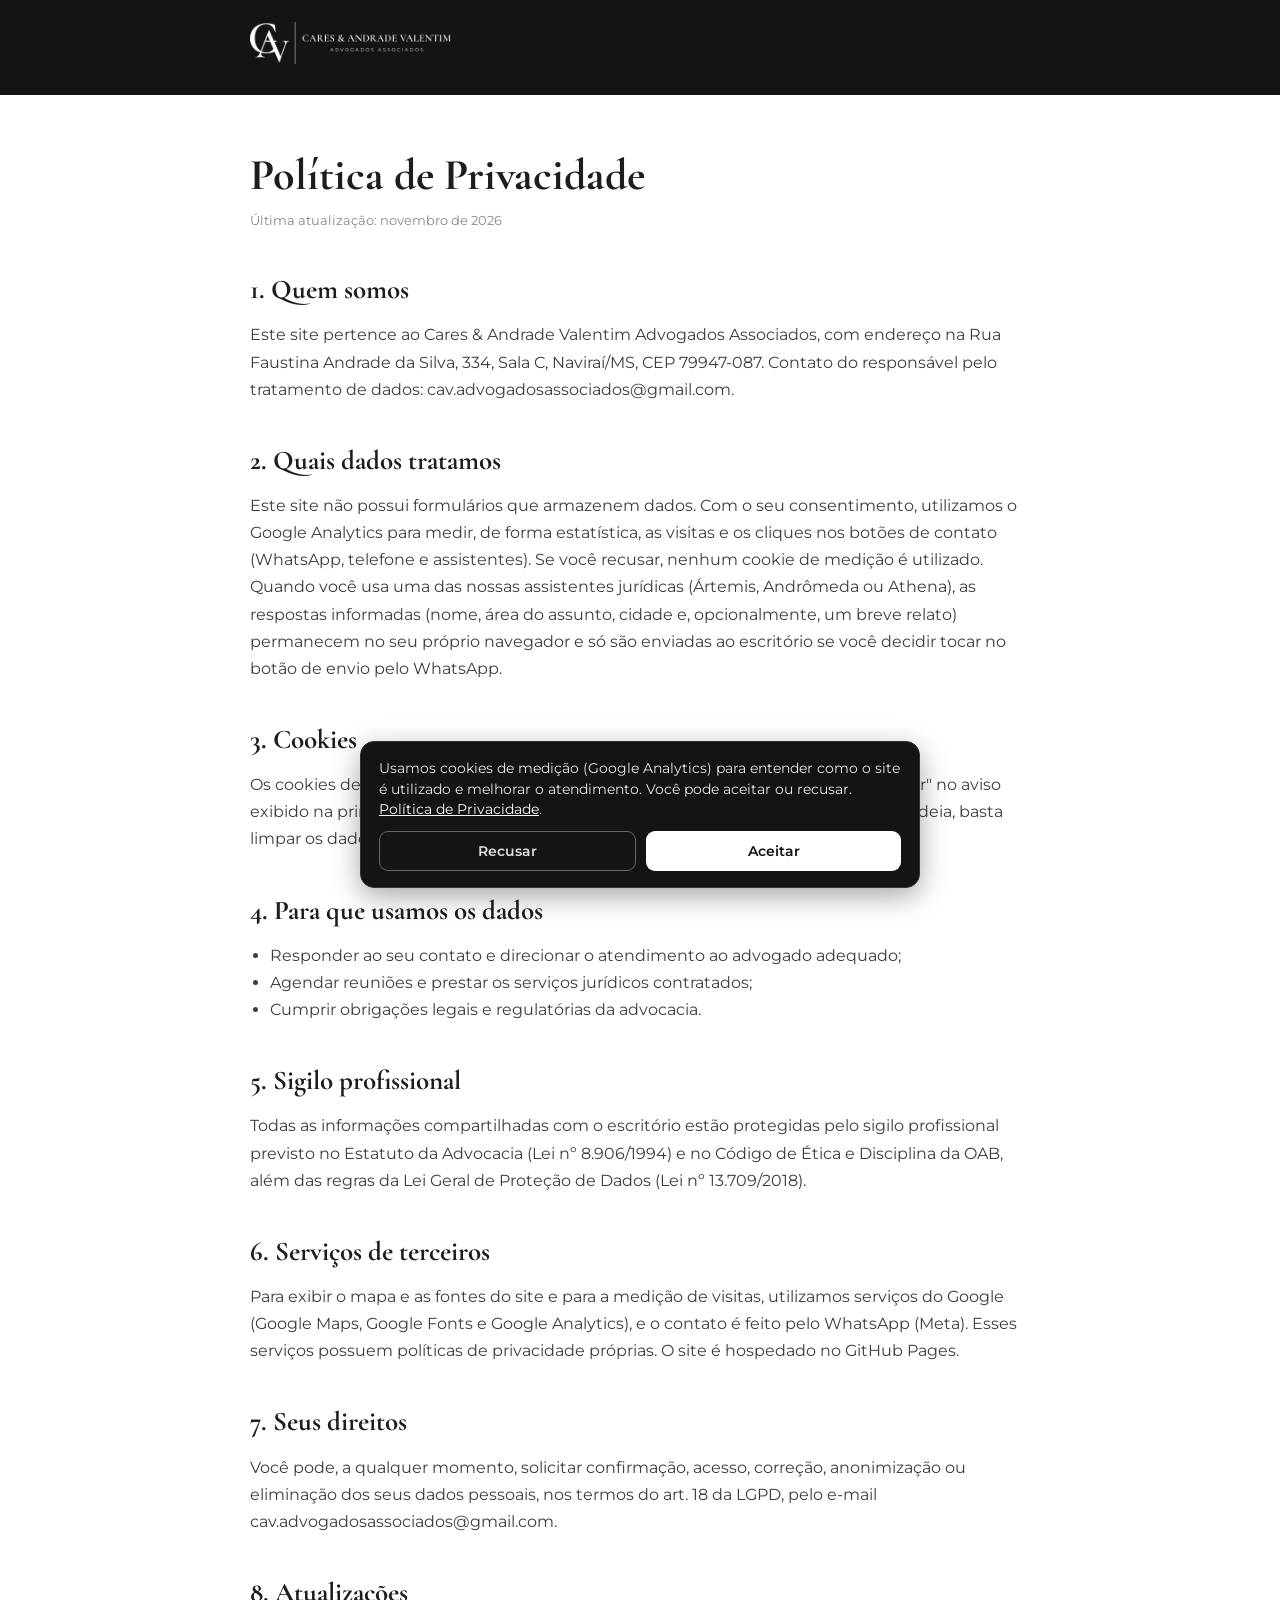
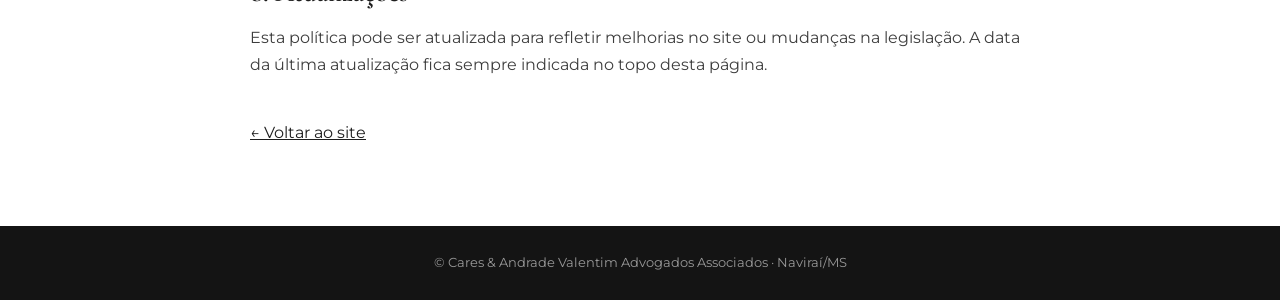
<file: privacidade.html>
<!DOCTYPE html>
<html lang="pt-BR">
<head>
<meta charset="utf-8">
<meta name="viewport" content="width=device-width, initial-scale=1">
<title>Política de Privacidade · Cares &amp; Andrade Valentim Advogados Associados</title>
<meta name="robots" content="noindex">
<link rel="icon" href="assets/favicon.png">
<link href="https://fonts.googleapis.com/css2?family=Cormorant+Garamond:wght@600&family=Montserrat:wght@400;500;600&display=swap" rel="stylesheet">
<style>
*{box-sizing:border-box;margin:0;padding:0}
body{font-family:'Montserrat',sans-serif;color:#1d1d1d;line-height:1.75;background:#fff}
header{background:#141414;padding:22px 0}
header img{height:42px}
.wrap{width:min(780px,90vw);margin:0 auto}
main{padding:56px 0 80px}
h1{font-family:'Cormorant Garamond',serif;font-size:44px;line-height:1.1}
h2{font-family:'Cormorant Garamond',serif;font-size:27px;margin:34px 0 8px}
p,li{font-size:15.5px;color:#3d3d3d}
ul{padding-left:20px;margin-top:6px}
.upd{color:#888;font-size:13px;margin-top:10px}
a{color:#1d1d1d}
footer{background:#141414;color:#999;font-size:12.5px;padding:26px 0;text-align:center}
</style>
</head>
<body>
<header><div class="wrap"><a href="./"><img src="assets/logo-horizontal-branco.png" alt="Cares & Andrade Valentim Advogados Associados"></a></div></header>
<main class="wrap">
  <h1>Política de Privacidade</h1>
  <p class="upd">Última atualização: novembro de 2026</p>

  <h2>1. Quem somos</h2>
  <p>Este site pertence ao Cares &amp; Andrade Valentim Advogados Associados, com endereço na Rua Faustina Andrade da Silva, 334, Sala C, Naviraí/MS, CEP 79947-087. Contato do responsável pelo tratamento de dados: cav.advogadosassociados@gmail.com.</p>

  <h2>2. Quais dados tratamos</h2>
  <p>Este site não possui formulários que armazenem dados. Com o seu consentimento, utilizamos o Google Analytics para medir, de forma estatística, as visitas e os cliques nos botões de contato (WhatsApp, telefone e assistentes). Se você recusar, nenhum cookie de medição é utilizado. Quando você usa uma das nossas assistentes jurídicas (Ártemis, Andrômeda ou Athena), as respostas informadas (nome, área do assunto, cidade e, opcionalmente, um breve relato) permanecem no seu próprio navegador e só são enviadas ao escritório se você decidir tocar no botão de envio pelo WhatsApp.</p>

  <h2>3. Cookies</h2>
  <p>Os cookies de medição do Google Analytics só são ativados se você clicar em "Aceitar" no aviso exibido na primeira visita. A sua escolha fica salva no seu navegador. Para mudar de ideia, basta limpar os dados de navegação deste site, e o aviso aparecerá novamente.</p>

  <h2>4. Para que usamos os dados</h2>
  <ul>
    <li>Responder ao seu contato e direcionar o atendimento ao advogado adequado;</li>
    <li>Agendar reuniões e prestar os serviços jurídicos contratados;</li>
    <li>Cumprir obrigações legais e regulatórias da advocacia.</li>
  </ul>

  <h2>5. Sigilo profissional</h2>
  <p>Todas as informações compartilhadas com o escritório estão protegidas pelo sigilo profissional previsto no Estatuto da Advocacia (Lei nº 8.906/1994) e no Código de Ética e Disciplina da OAB, além das regras da Lei Geral de Proteção de Dados (Lei nº 13.709/2018).</p>

  <h2>6. Serviços de terceiros</h2>
  <p>Para exibir o mapa e as fontes do site e para a medição de visitas, utilizamos serviços do Google (Google Maps, Google Fonts e Google Analytics), e o contato é feito pelo WhatsApp (Meta). Esses serviços possuem políticas de privacidade próprias. O site é hospedado no GitHub Pages.</p>

  <h2>7. Seus direitos</h2>
  <p>Você pode, a qualquer momento, solicitar confirmação, acesso, correção, anonimização ou eliminação dos seus dados pessoais, nos termos do art. 18 da LGPD, pelo e-mail cav.advogadosassociados@gmail.com.</p>

  <h2>8. Atualizações</h2>
  <p>Esta política pode ser atualizada para refletir melhorias no site ou mudanças na legislação. A data da última atualização fica sempre indicada no topo desta página.</p>

  <p style="margin-top:40px"><a href="./">← Voltar ao site</a></p>
</main>
<footer>© Cares &amp; Andrade Valentim Advogados Associados · Naviraí/MS</footer>
<script src="assets/cav-analytics.js"></script>
</body>
</html>
</file>
<file: assets/lp.css>
/* Cares & Andrade Valentim · estilo das landing pages informativas */
:root{--preto:#121212;--grafite:#1e1e1e;--grafite2:#2b2b2b;--cinza:#8a8a8a;--cinza2:#b5b5b5;--claro:#f4f4f2;--claro2:#ebebe8;--linha:#dcdcd8;--branco:#fff;--texto:#1d1d1d;--suave:#555;--destaque:#a4161a}
*{box-sizing:border-box;margin:0;padding:0}
html{scroll-behavior:smooth;-webkit-text-size-adjust:100%}
body{font-family:'Montserrat',system-ui,sans-serif;color:var(--texto);background:var(--claro);line-height:1.65;-webkit-font-smoothing:antialiased;font-size:16.5px}
img{max-width:100%;display:block}
a{color:inherit}
.wrap{width:min(1080px,90vw);margin:0 auto}
h1,h2,h3,summary{font-family:'Cormorant Garamond',serif;font-weight:600;line-height:1.1}
h1{font-size:clamp(38px,5.6vw,62px);text-wrap:balance}
h2{font-size:clamp(32px,4.4vw,46px);text-wrap:balance}
h3{font-size:24px;line-height:1.2}
p{text-wrap:pretty}
section{padding:clamp(60px,8vw,96px) 0}
.eyebrow{font-size:12px;letter-spacing:4px;text-transform:uppercase;color:var(--cinza);font-weight:500;margin-bottom:14px}
.lead{font-size:clamp(17px,1.8vw,19px);color:#4a4a4a;max-width:640px;margin-top:16px}
.btn{display:inline-flex;align-items:center;justify-content:center;gap:10px;min-height:54px;padding:0 26px;border-radius:10px;font:600 15.5px 'Montserrat',sans-serif;text-decoration:none;letter-spacing:.2px;transition:.2s;cursor:pointer;text-align:center}
.btn svg{width:20px;height:20px;fill:currentColor;flex-shrink:0}
.btn-light{background:var(--branco);color:var(--preto)}
.btn-light:hover{background:#e3e3e3}
.btn-dark{background:var(--grafite);color:#fff}
.btn-dark:hover{background:#000}

/* topo */
.topo{background:rgba(255,255,255,.94);-webkit-backdrop-filter:blur(8px);backdrop-filter:blur(8px);padding:12px 0;position:sticky;top:0;z-index:20;border-bottom:1px solid var(--linha)}
.topo .wrap{display:flex;align-items:center;justify-content:space-between;gap:16px}
.topo img{height:46px;width:auto}
.topo .btn{min-height:44px;padding:0 18px;font-size:14px}

/* hero */
.hero{background:linear-gradient(180deg,#fff 0%,var(--claro) 100%);color:var(--texto);padding:clamp(48px,7vw,88px) 0}
.hero .wrap{display:grid;gap:clamp(32px,5vw,60px);align-items:center}
@media(min-width:900px){.hero .wrap{grid-template-columns:1.15fr .85fr}}
.hero .eyebrow{color:var(--cinza)}
.hero .lead{color:#4a4a4a}
.selos{display:flex;flex-wrap:wrap;gap:10px;list-style:none;margin-top:26px}
.selos li{padding:7px 15px;border-radius:999px;border:1px solid var(--linha);background:#fff;font-size:13.5px;color:#3d3d3d}
.hero .acao{margin-top:30px}
.micro{font-size:13.5px;color:#777;margin-top:12px}
.h-vis{border-radius:16px;overflow:hidden;aspect-ratio:4/3;background:#fff;border:1px solid var(--linha);position:relative;box-shadow:0 18px 40px -24px rgba(0,0,0,.35)}
.h-vis img{width:100%;height:100%;object-fit:cover;filter:saturate(.9)}
.h-vis.tipo{display:flex;flex-direction:column;align-items:center;justify-content:center;gap:22px;padding:36px;text-align:center;outline:1px solid var(--linha);outline-offset:-14px}
.h-vis.tipo img{width:78%;height:auto;filter:none;object-fit:contain}
.h-vis.tipo p{font-family:'Cormorant Garamond',serif;font-size:26px;color:#555;line-height:1.25}

/* aviso */
.aviso{background:#fff;border-left:4px solid var(--destaque);padding:22px 24px;border-radius:0 12px 12px 0;margin-top:40px;max-width:820px}
.aviso b{color:var(--destaque);display:block;font-size:12.5px;letter-spacing:2.5px;text-transform:uppercase;margin-bottom:6px}
.aviso p{color:#333}

/* cards */
.cards{list-style:none;display:grid;gap:16px;grid-template-columns:repeat(auto-fit,minmax(min(100%,300px),1fr));margin-top:44px;counter-reset:c}
.cards li{border:1.5px solid var(--linha);border-radius:14px;padding:28px 26px;counter-increment:c;background:#fff}
.cards li::before{content:counter(c,decimal-leading-zero);display:block;margin-bottom:18px;font:600 30px/1 'Cormorant Garamond',serif;color:var(--cinza)}
.cards p{margin-top:10px;color:var(--suave);font-size:15.5px}

/* lista de requisitos */
.cinza{background:var(--claro2)}
.lista{list-style:none;margin-top:34px;max-width:860px;border-top:1px solid #d6d6d3}
.lista li{position:relative;padding:16px 0 16px 34px;border-bottom:1px solid #d6d6d3;color:#333}
.lista li::before{content:"";position:absolute;left:4px;top:25px;width:12px;height:6px;border:solid var(--grafite);border-width:0 0 2.5px 2.5px;rotate:-45deg}
.lista li.nao::before{border:0;width:12px;height:2.5px;background:var(--destaque);rotate:0deg;top:28px}
.fonte{font-size:13px;color:#777;margin-top:18px;max-width:860px}

/* passos */
.passos{list-style:none;display:grid;gap:16px;grid-template-columns:repeat(auto-fit,minmax(min(100%,280px),1fr));margin-top:44px;counter-reset:p}
.passos li{counter-increment:p;padding-top:20px;border-top:2px solid var(--grafite)}
.passos li::before{content:"Passo " counter(p);display:block;font-size:12px;letter-spacing:3px;text-transform:uppercase;color:var(--cinza);font-weight:600;margin-bottom:10px}
.passos p{color:var(--suave);margin-top:8px;font-size:15.5px}

/* sócios */
.socios{display:grid;gap:20px;grid-template-columns:repeat(auto-fit,minmax(min(100%,420px),1fr));margin-top:44px}
.socio{display:flex;gap:20px;align-items:flex-start;background:#fff;border:1.5px solid var(--linha);border-radius:14px;padding:22px}
.socio img{width:150px;height:180px;object-fit:cover;border-radius:10px;flex-shrink:0}
.socio .oab{font-size:13px;color:var(--cinza);margin:4px 0 8px;letter-spacing:.5px}
.socio p{font-size:14.5px;color:var(--suave)}

/* faq */
.faq .wrap{max-width:860px}
.faq details{border-bottom:1px solid var(--linha);padding:20px 0}
.faq details:first-of-type{border-top:1px solid var(--linha);margin-top:34px}
.faq summary{font-size:22px;cursor:pointer;list-style:none;display:flex;justify-content:space-between;gap:20px;align-items:center}
.faq summary::-webkit-details-marker{display:none}
.faq summary::after{content:"+";font-family:'Montserrat',sans-serif;font-weight:300;font-size:26px;color:var(--cinza);flex-shrink:0}
.faq details[open] summary::after{content:"–"}
.faq details p{margin-top:12px;color:var(--suave)}

/* final */
.final{text-align:center;background:#fff;border-top:1px solid var(--linha)}
.final h2{max-width:20em;margin:0 auto}
.final .lead{margin:14px auto 30px}

/* rodapé */
.rodape{background:var(--grafite);color:#9a9a9a;font-size:13.5px;padding:40px 0 44px}
.rodape .wrap{display:grid;gap:18px}
.rodape img{height:52px;width:auto}
.rodape a{color:#ddd}
.rodape .aviso-legal{font-size:12.5px;color:#777;border-top:1px solid #2a2a2a;padding-top:16px}

/* celular */
@media(max-width:759px){
  .topo .btn{display:none}
  .topo img{height:40px}
  .h-vis{aspect-ratio:16/10}
  .h-vis.tipo{display:none}
  .socio img{width:96px;height:116px}
  body{padding-bottom:20px}
}
/* faixa de destaque */
.faixa{padding:0 0 clamp(20px,3vw,32px);background:var(--claro)}
.faixa-box{background:#fff;border:1.5px solid var(--linha);border-top:5px solid var(--destaque);border-radius:14px;padding:clamp(26px,4vw,44px);box-shadow:0 16px 36px -26px rgba(0,0,0,.35)}
.faixa-tag{font-size:12.5px;letter-spacing:3px;text-transform:uppercase;color:var(--destaque);font-weight:700;margin-bottom:10px}
.faixa h2{font-size:clamp(30px,4vw,42px)}
.faixa-txt{font-size:clamp(17px,1.8vw,19px);color:#2d2d2d;margin-top:14px;max-width:46em}
.faixa-ref{font-size:13.5px;color:#666;margin-top:14px;max-width:60em}

/* botão do WhatsApp */
.btn-wa{background:#18994b;color:#fff;box-shadow:0 6px 18px -8px rgba(24,153,75,.7)}
.btn-wa:hover{background:#127c3c}

/* fotos ao longo da página */
.foto-sec{margin-top:40px}
.foto-sec img{width:100%;height:auto;aspect-ratio:21/9;object-fit:cover;border-radius:16px;border:1px solid var(--linha);filter:saturate(.9);box-shadow:0 18px 40px -28px rgba(0,0,0,.4)}
@media(max-width:759px){.foto-sec{margin-top:30px}.foto-sec img{aspect-ratio:4/3}}

/* botão flutuante do WhatsApp */
.wa-flutuante{position:fixed;right:20px;bottom:20px;z-index:40;display:inline-flex;align-items:center;gap:10px;height:60px;padding:0 24px 0 20px;border-radius:999px;background:#18994b;color:#fff;text-decoration:none;font:600 15.5px 'Montserrat',sans-serif;box-shadow:0 10px 28px -8px rgba(0,0,0,.45);transition:transform .2s,background .2s}
.wa-flutuante svg{width:28px;height:28px;fill:#fff;flex-shrink:0}
.wa-flutuante:hover{background:#127c3c;transform:translateY(-2px)}
@media(max-width:759px){.wa-flutuante{width:60px;padding:0;justify-content:center;right:16px;bottom:calc(16px + env(safe-area-inset-bottom))}.wa-flutuante span{display:none}}

/* subtítulo em linha única */
.lead-largo{max-width:none}

/* mapa */
.mapa{background:#fff;border-top:1px solid var(--linha)}
.mapa .wrap{display:grid;gap:28px;align-items:center}
@media(min-width:900px){.mapa .wrap{grid-template-columns:.9fr 1.1fr}}
.mapa-frame{border-radius:16px;overflow:hidden;border:1px solid var(--linha);aspect-ratio:16/10;background:var(--claro)}
.mapa-frame iframe{width:100%;height:100%;border:0;display:block}
.btn-mapa{display:inline-flex;align-items:center;margin-top:20px;min-height:46px;padding:0 20px;border-radius:10px;border:1.5px solid var(--grafite);color:var(--grafite);font:600 14.5px 'Montserrat',sans-serif;text-decoration:none}
.btn-mapa:hover{background:var(--grafite);color:#fff}
.cards:has(>li:nth-child(4):last-child){grid-template-columns:repeat(auto-fit,minmax(min(100%,420px),1fr))}

/* topo harmonizado */
@media(min-width:900px){
  .hero .wrap{grid-template-columns:1.05fr .95fr;align-items:stretch}
  .hero .wrap>div:first-child{display:flex;flex-direction:column;justify-content:center;padding:12px 0}
  .hero h1{font-size:clamp(42px,4.3vw,58px);text-wrap:pretty;line-height:1.06}
  .hero .lead{max-width:none}
  .h-vis{aspect-ratio:auto;height:100%;min-height:480px}
}
@media (prefers-reduced-motion:no-preference){
  .hero .wrap>div:first-child>*{opacity:0;animation:entra .7s cubic-bezier(.2,.7,.2,1) forwards}
  .hero .wrap>div:first-child>*:nth-child(1){animation-delay:.05s}
  .hero .wrap>div:first-child>*:nth-child(2){animation-delay:.15s}
  .hero .wrap>div:first-child>*:nth-child(3){animation-delay:.28s}
  .hero .wrap>div:first-child>*:nth-child(4){animation-delay:.38s}
  .hero .wrap>div:first-child>*:nth-child(5){animation-delay:.48s}
  .hero .wrap>div:first-child>*:nth-child(6){animation-delay:.56s}
  .hero .h-vis{opacity:0;animation:entra-foto .9s cubic-bezier(.2,.7,.2,1) .2s forwards}
}
@keyframes entra{from{opacity:0;transform:translateY(18px)}to{opacity:1;transform:none}}
@keyframes entra-foto{from{opacity:0;transform:scale(.97)}to{opacity:1;transform:none}}
.js .wa-flutuante{transition:opacity .3s,transform .3s,background .2s}
.js .wa-flutuante:not(.on){opacity:0;transform:translateY(16px);pointer-events:none}

/* título do produto em caixa alta + chamada */
.hero h1{letter-spacing:.02em;line-height:1.02}
.chamada{font-family:'Cormorant Garamond',serif;font-style:italic;font-weight:500;font-size:clamp(24px,2.6vw,34px);line-height:1.2;color:#3a3a3a;margin-top:12px;text-wrap:balance}
@media(min-width:900px){.hero h1{font-size:clamp(40px,4vw,56px)}}
@media (prefers-reduced-motion:no-preference){.hero .wrap>div:first-child>*:nth-child(7){animation-delay:.62s}}
.hero h1 .nw{white-space:nowrap}
@media(min-width:900px){.hero h1{font-size:clamp(36px,3.3vw,50px)}}
@media(max-width:899px){.hero h1{font-size:clamp(30px,8.4vw,44px)}}
.hero .wrap>div:first-child{min-width:0}
@media(min-width:900px){.hero h1{font-size:clamp(34px,3vw,46px)}}
@media(max-width:899px){.hero h1{font-size:clamp(24px,7vw,44px)}}
</file>
